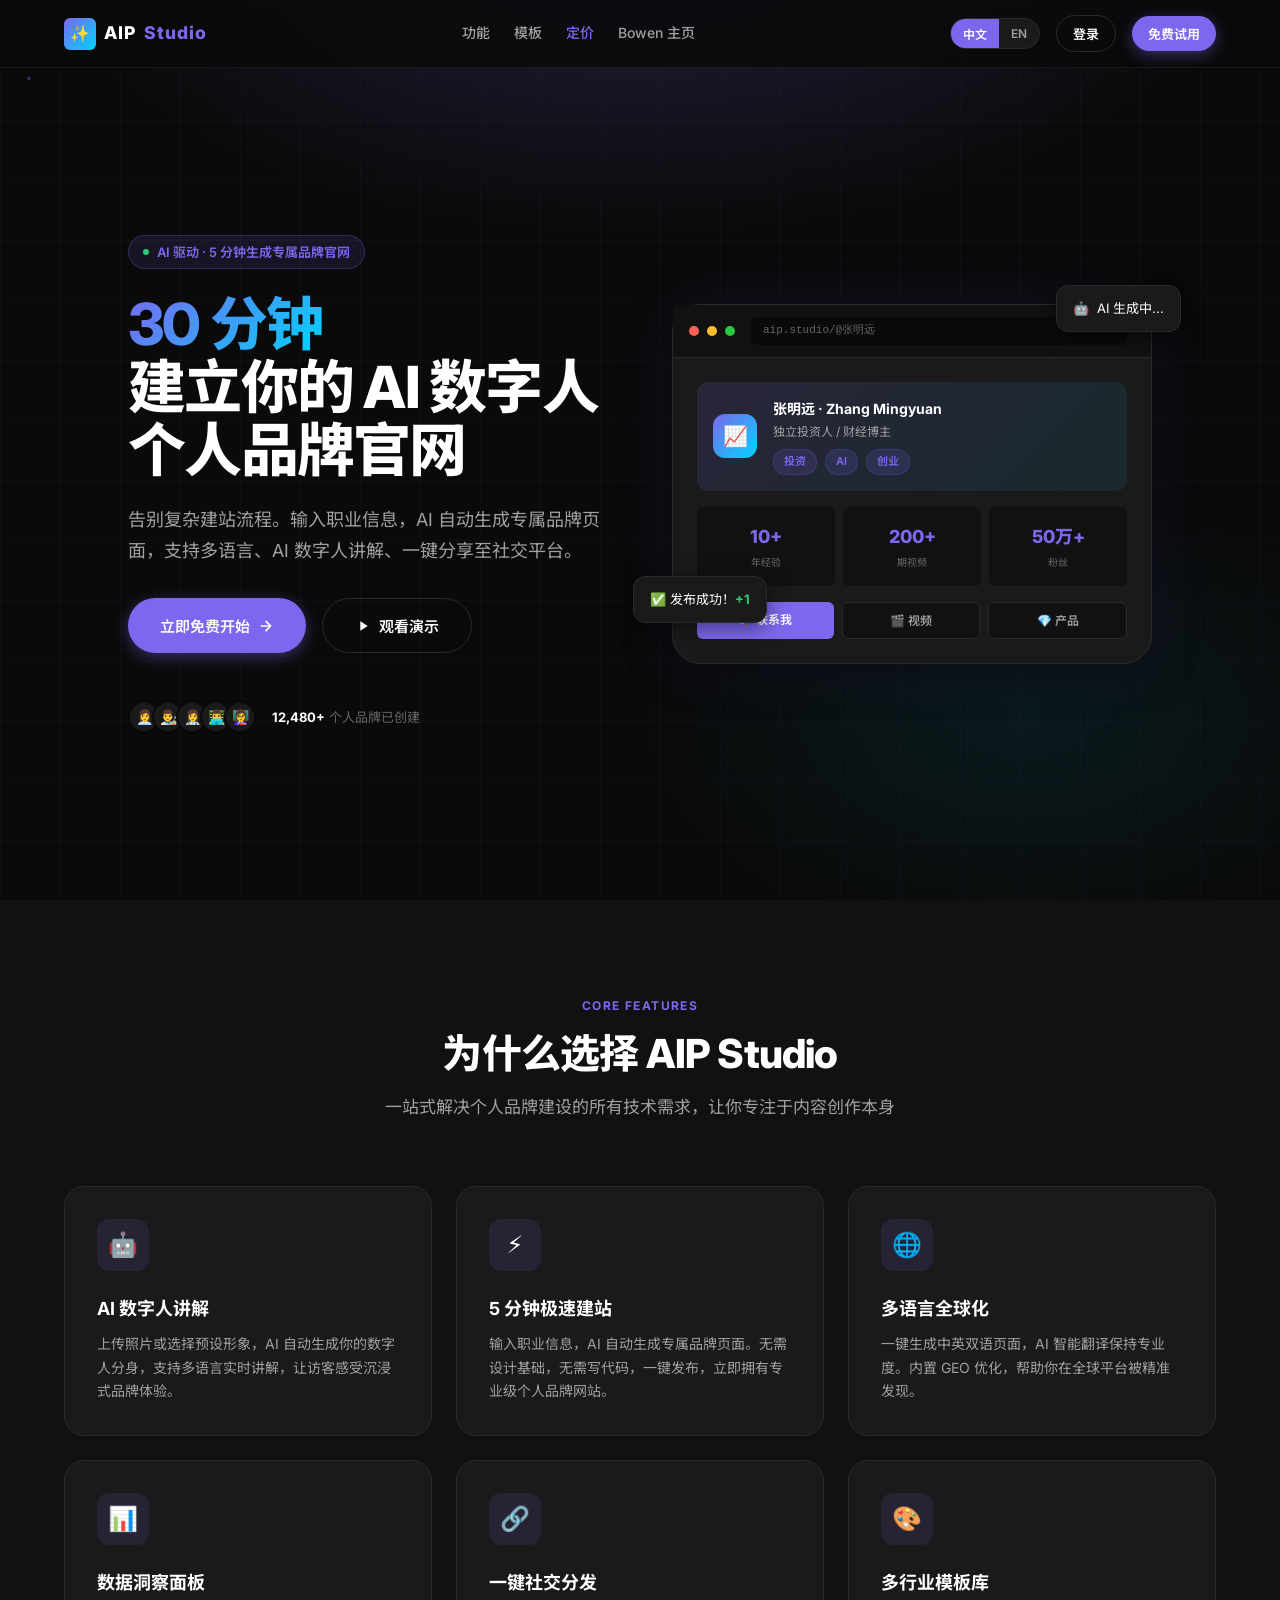
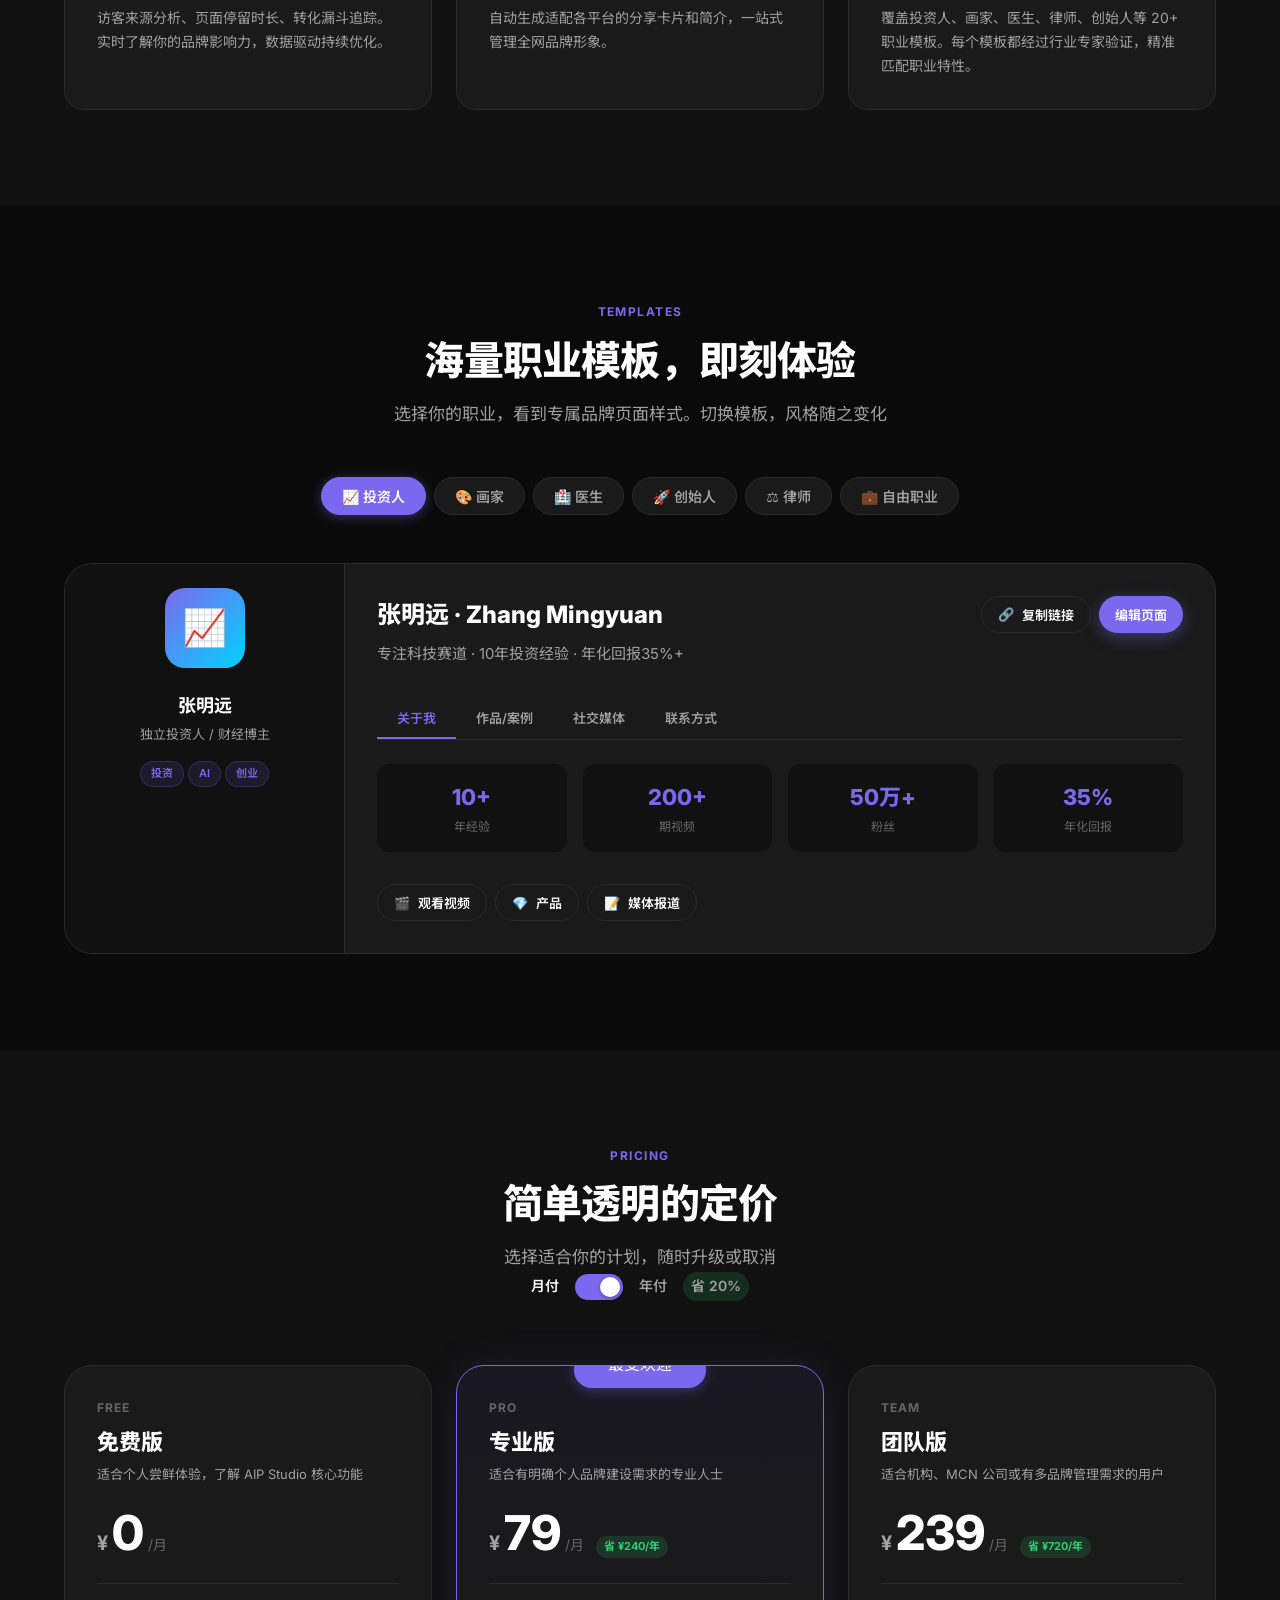
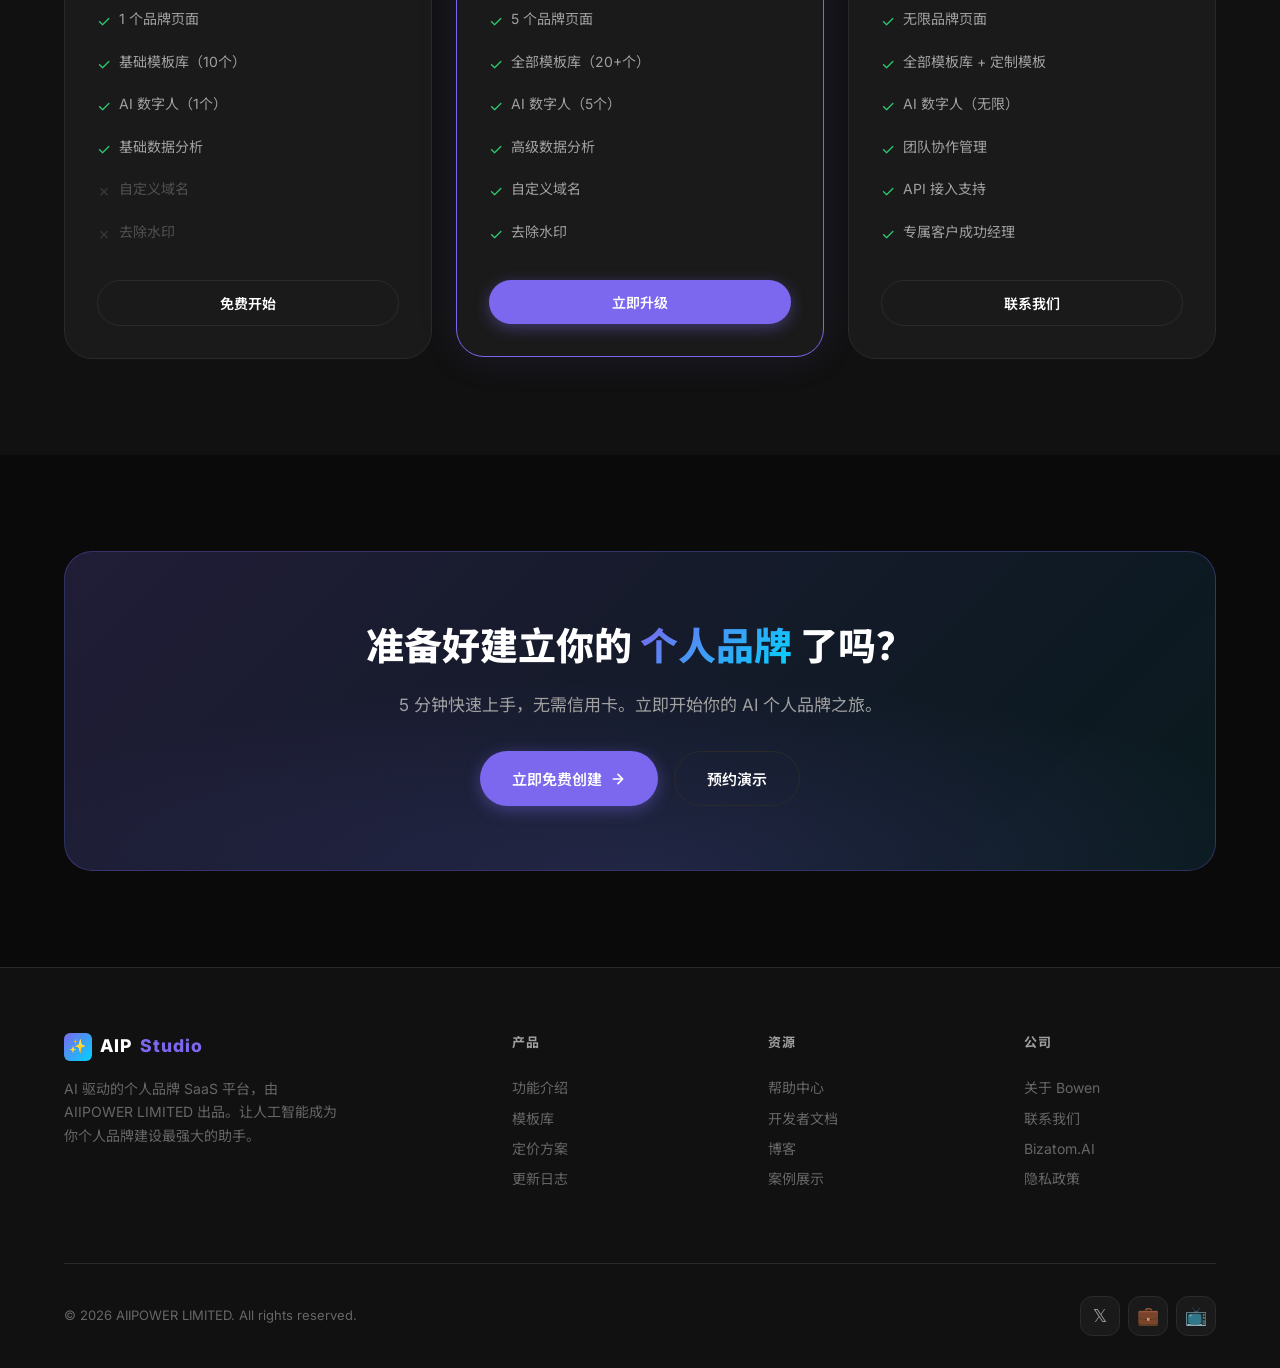
<file: index.html>
<!DOCTYPE html>
<html lang="zh-CN">
<head>
<meta charset="UTF-8">
<meta name="viewport" content="width=device-width, initial-scale=1.0">
<title>AIP Studio — AI驱动的个人IP SaaS平台</title>
<link rel="preconnect" href="https://fonts.googleapis.com">
<link href="https://fonts.googleapis.com/css2?family=Inter:wght@400;500;600;700;800&family=Noto+Sans+SC:wght@400;500;700&display=swap" rel="stylesheet">
<style>
:root {
  --primary:#7B68EE; --primary-dark:#6B58DD; --primary-glow:rgba(123,104,238,.4);
  --accent-gold:#C9A84C; --accent-cyan:#00D4FF;
  --bg-primary:#0A0A0A; --bg-secondary:#111111; --bg-card:#1A1A1A;
  --bg-card-hover:#222222; --bg-card-border:#2A2A2A;
  --text-primary:#FFFFFF; --text-secondary:#A0A0A0; --text-muted:#666666;
  --success:#2ECC71;
  --radius-sm:6px; --radius-md:12px; --radius-lg:20px; --radius-xl:28px; --radius-full:9999px;
  --shadow-sm:0 2px 8px rgba(0,0,0,.4); --shadow-md:0 4px 20px rgba(0,0,0,.5); --shadow-lg:0 8px 40px rgba(0,0,0,.6);
  --font-body:'Inter','Noto Sans SC',system-ui,sans-serif;
  --sp-xs:4px; --sp-sm:8px; --sp-md:16px; --sp-lg:24px; --sp-xl:32px; --sp-2xl:48px; --sp-3xl:64px; --sp-4xl:96px;
}
* {margin:0;padding:0;box-sizing:border-box}
html{scroll-behavior:smooth}
body{font-family:var(--font-body);background:var(--bg-primary);color:var(--text-primary);line-height:1.6;overflow-x:hidden;-webkit-font-smoothing:antialiased}
a{color:inherit;text-decoration:none}
button{cursor:pointer;font-family:inherit;border:none;outline:none}
.container{max-width:1200px;margin:0 auto;padding:0 var(--sp-lg)}
.text-gradient{background:linear-gradient(135deg,var(--primary),var(--accent-cyan));-webkit-background-clip:text;-webkit-text-fill-color:transparent;background-clip:text}
.navbar{position:fixed;top:0;left:0;right:0;z-index:100;height:68px;background:rgba(10,10,10,.85);backdrop-filter:blur(12px);border-bottom:1px solid rgba(255,255,255,.06);transition:background .3s,border-color .3s}
.navbar.scrolled{background:rgba(10,10,10,.97);border-bottom-color:rgba(255,255,255,.1)}
.nav-inner{max-width:1200px;margin:0 auto;padding:0 var(--sp-lg);height:100%;display:flex;align-items:center;justify-content:space-between;gap:var(--sp-xl)}
.nav-logo{font-size:1.1rem;font-weight:800;letter-spacing:1px;display:flex;align-items:center;gap:var(--sp-sm);flex-shrink:0}
.nav-logo .logo-icon{width:32px;height:32px;background:linear-gradient(135deg,var(--primary),var(--accent-cyan));border-radius:var(--radius-sm);display:flex;align-items:center;justify-content:center;font-size:16px}
.nav-logo span{color:var(--primary)}
.nav-links{display:flex;align-items:center;gap:var(--sp-lg);flex-wrap:nowrap}
.nav-links a{font-size:14px;font-weight:500;color:var(--text-secondary);transition:color .2s;white-space:nowrap}
.nav-links a:hover{color:var(--text-primary)}
.nav-links a.active{color:var(--primary)}
.nav-right{display:flex;align-items:center;gap:var(--sp-md);flex-shrink:0}
.lang-switch{display:flex;border:1px solid var(--bg-card-border);border-radius:var(--radius-full);overflow:hidden;background:var(--bg-card)}
.lang-switch button{padding:6px 12px;font-size:12px;font-weight:600;background:transparent;color:var(--text-secondary);transition:all .2s;border:none;cursor:pointer}
.lang-switch button.active{background:var(--primary);color:#fff}
.mobile-toggle{display:none;background:transparent;color:var(--text-primary);font-size:24px;padding:8px}
.mobile-menu{position:fixed;top:68px;left:0;right:0;background:rgba(10,10,10,.98);backdrop-filter:blur(12px);border-bottom:1px solid var(--bg-card-border);padding:var(--sp-lg);display:flex;flex-direction:column;gap:var(--sp-sm);z-index:99;transform:translateY(-100%);opacity:0;pointer-events:none;transition:all .3s}
.mobile-menu.open{transform:translateY(0);opacity:1;pointer-events:auto}
.mobile-menu a{padding:var(--sp-md);border-radius:var(--radius-md);font-size:15px;font-weight:600;color:var(--text-secondary);transition:all .2s}
.mobile-menu a:hover{background:var(--bg-card);color:var(--text-primary)}
.btn{display:inline-flex;align-items:center;justify-content:center;gap:var(--sp-sm);padding:12px 24px;border-radius:var(--radius-full);font-size:14px;font-weight:600;transition:all .25s cubic-bezier(.4,0,.2,1);white-space:nowrap;border:none;cursor:pointer;font-family:inherit}
.btn:focus-visible{outline:2px solid var(--accent-cyan);outline-offset:3px}
.btn-primary{background:var(--primary);color:#fff;box-shadow:0 4px 16px var(--primary-glow)}
.btn-primary:hover{background:var(--primary-dark);transform:translateY(-2px);box-shadow:0 8px 24px var(--primary-glow)}
.btn-primary:active{transform:translateY(0)}
.btn-secondary{background:transparent;color:var(--text-primary);border:1.5px solid var(--bg-card-border)}
.btn-secondary:hover{border-color:var(--primary);color:var(--primary);background:rgba(123,104,238,.08)}
.btn-lg{padding:16px 32px;font-size:15px}
.btn-sm{padding:8px 16px;font-size:13px}
.btn-icon{width:40px;height:40px;padding:0;border-radius:var(--radius-md);background:var(--bg-card);border:1px solid var(--bg-card-border);color:var(--text-secondary);display:flex;align-items:center;justify-content:center;font-size:18px;transition:all .2s;flex-shrink:0}
.btn-icon:hover{background:var(--bg-card-hover);color:var(--text-primary);border-color:var(--primary)}
.section{padding:var(--sp-4xl) 0}
.section-label{font-size:12px;font-weight:700;letter-spacing:.12em;text-transform:uppercase;color:var(--primary);margin-bottom:var(--sp-md)}
.section-title{font-size:clamp(28px,4vw,40px);font-weight:800;line-height:1.15;letter-spacing:-.02em;margin-bottom:var(--sp-md)}
.section-desc{font-size:17px;color:var(--text-secondary);max-width:540px;line-height:1.7}
.hero{min-height:100vh;display:flex;align-items:center;position:relative;overflow:hidden;padding-top:68px}
.hero-bg{position:absolute;inset:0;background:radial-gradient(ellipse 80% 60% at 50% -10%,rgba(123,104,238,.25) 0%,transparent 60%),radial-gradient(ellipse 60% 50% at 80% 80%,rgba(0,212,255,.08) 0%,transparent 50%);pointer-events:none}
.hero-grid{position:absolute;inset:0;background-image:linear-gradient(rgba(123,104,238,.04) 1px,transparent 1px),linear-gradient(90deg,rgba(123,104,238,.04) 1px,transparent 1px);background-size:60px 60px;pointer-events:none}
.hero-particles{position:absolute;inset:0;pointer-events:none}
.hero-inner{position:relative;max-width:1200px;margin:0 auto;padding:var(--sp-3xl) var(--sp-lg);display:grid;grid-template-columns:1fr 1fr;gap:var(--sp-3xl);align-items:center}
.hero-content{max-width:560px}
.hero-badge{display:inline-flex;align-items:center;gap:var(--sp-sm);padding:6px 14px;border-radius:var(--radius-full);background:rgba(123,104,238,.12);border:1px solid rgba(123,104,238,.25);font-size:13px;font-weight:600;color:var(--primary);margin-bottom:var(--sp-lg)}
.hero-badge .dot{width:6px;height:6px;border-radius:50%;background:var(--success);animation:pulse-dot 2s ease-in-out infinite;flex-shrink:0}
@keyframes pulse-dot{0%,100%{opacity:1;transform:scale(1)}50%{opacity:.5;transform:scale(.8)}}
.hero h1{font-size:clamp(36px,5.5vw,58px);font-weight:800;line-height:1.08;letter-spacing:-.03em;margin-bottom:var(--sp-lg)}
.hero-subtitle{font-size:18px;color:var(--text-secondary);line-height:1.7;margin-bottom:var(--sp-xl);max-width:480px}
.hero-cta{display:flex;gap:var(--sp-md);flex-wrap:wrap;margin-bottom:var(--sp-2xl)}
.hero-social-proof{display:flex;align-items:center;gap:var(--sp-md);font-size:13px;color:var(--text-muted);flex-wrap:wrap}
.hero-avatars{display:flex}
.hero-avatars span{width:32px;height:32px;border-radius:50%;border:2px solid var(--bg-primary);margin-left:-8px;display:flex;align-items:center;justify-content:center;font-size:14px;background:var(--bg-card);flex-shrink:0}
.hero-avatars span:first-child{margin-left:0}
.hero-visual{position:relative;display:flex;align-items:center;justify-content:center}
.hero-mockup{position:relative;width:100%;max-width:500px;background:var(--bg-card);border:1px solid var(--bg-card-border);border-radius:var(--radius-xl);box-shadow:var(--shadow-lg),0 0 60px rgba(123,104,238,.15)}
.mockup-toolbar{padding:12px 16px;background:var(--bg-secondary);border-bottom:1px solid var(--bg-card-border);display:flex;align-items:center;gap:var(--sp-sm)}
.mockup-dot{width:10px;height:10px;border-radius:50%;flex-shrink:0}.mockup-dot.r{background:#FF5F57}.mockup-dot.y{background:#FEBC2E}.mockup-dot.g{background:#28C840}
.mockup-url{flex:1;margin:0 8px;background:var(--bg-primary);border-radius:var(--radius-sm);padding:5px 12px;font-size:11px;color:var(--text-muted);font-family:monospace;overflow:hidden;text-overflow:ellipsis;white-space:nowrap}
.mockup-content{padding:var(--sp-lg);overflow:hidden}
.mockup-hero-bar{background:linear-gradient(135deg,rgba(123,104,238,.15),rgba(0,212,255,.08));border-radius:var(--radius-md);padding:var(--sp-md);margin-bottom:var(--sp-md);display:flex;align-items:center;gap:var(--sp-md)}
.mockup-avatar-sm{width:44px;height:44px;border-radius:var(--radius-md);background:linear-gradient(135deg,var(--primary),var(--accent-cyan));display:flex;align-items:center;justify-content:center;font-size:20px;flex-shrink:0}
.mockup-hero-info h4{font-size:14px;font-weight:700;margin-bottom:2px;overflow:hidden;text-overflow:ellipsis;white-space:nowrap}
.mockup-hero-info p{font-size:12px;color:var(--text-secondary);overflow:hidden;text-overflow:ellipsis;white-space:nowrap}
.mockup-hero-tags{display:flex;gap:var(--sp-sm);flex-wrap:wrap;margin-top:var(--sp-sm)}
.tag{padding:3px 10px;border-radius:var(--radius-full);font-size:11px;font-weight:600;background:rgba(123,104,238,.15);color:var(--primary);border:1px solid rgba(123,104,238,.2);white-space:nowrap}
.mockup-stats{display:grid;grid-template-columns:repeat(3,1fr);gap:var(--sp-sm);margin-bottom:var(--sp-md)}
.mockup-stat{background:var(--bg-secondary);border-radius:var(--radius-sm);padding:var(--sp-md);text-align:center}
.mockup-stat .num{font-size:18px;font-weight:800;color:var(--primary)}
.mockup-stat .lbl{font-size:10px;color:var(--text-muted);margin-top:2px}
.mockup-actions{display:flex;gap:var(--sp-sm)}
.mockup-btn{flex:1;padding:8px;border-radius:var(--radius-sm);font-size:12px;font-weight:600;text-align:center;min-width:0;overflow:hidden;text-overflow:ellipsis;white-space:nowrap}
.mockup-btn.p{background:var(--primary);color:#fff}.mockup-btn.s{background:var(--bg-secondary);color:var(--text-secondary);border:1px solid var(--bg-card-border)}
.mockup-float{position:absolute;background:var(--bg-card);border:1px solid var(--bg-card-border);border-radius:var(--radius-md);padding:12px 16px;box-shadow:var(--shadow-md);font-size:13px;animation:float 3s ease-in-out infinite;white-space:nowrap}
.mockup-float.f1{top:-20px;right:-30px;display:flex;align-items:center;gap:var(--sp-sm)}
.mockup-float.f2{bottom:40px;left:-40px;animation-delay:-1.5s}
.mockup-float.f2 strong{color:var(--success)}
@keyframes float{0%,100%{transform:translateY(0)}50%{transform:translateY(-8px)}}
.features{background:var(--bg-secondary)}
.features-header{text-align:center;margin-bottom:var(--sp-3xl)}
.features-header .section-desc{margin:0 auto}
.features-grid{display:grid;grid-template-columns:repeat(3,1fr);gap:var(--sp-lg)}
.feature-card{background:var(--bg-card);border:1px solid var(--bg-card-border);border-radius:var(--radius-lg);padding:var(--sp-xl);transition:all .3s;position:relative;overflow:hidden}
.feature-card::before{content:'';position:absolute;left:0;top:0;bottom:0;width:3px;background:var(--primary);transform:scaleY(0);transition:transform .3s}
.feature-card:hover{background:var(--bg-card-hover);border-color:rgba(123,104,238,.3);transform:translateY(-4px);box-shadow:var(--shadow-md),0 0 30px rgba(123,104,238,.08)}
.feature-card:hover::before{transform:scaleY(1)}
.feature-icon{width:52px;height:52px;border-radius:var(--radius-md);background:rgba(123,104,238,.12);display:flex;align-items:center;justify-content:center;font-size:24px;margin-bottom:var(--sp-lg);transition:background .3s;flex-shrink:0}
.feature-card:hover .feature-icon{background:rgba(123,104,238,.2)}
.feature-card h3{font-size:18px;font-weight:700;margin-bottom:var(--sp-sm)}
.feature-card p{font-size:14px;color:var(--text-secondary);line-height:1.7}
.templates-header{text-align:center;margin-bottom:var(--sp-2xl)}
.templates-header .section-desc{margin:0 auto}
.template-switcher{display:flex;align-items:center;justify-content:center;gap:var(--sp-sm);margin-bottom:var(--sp-2xl);flex-wrap:wrap}
.tpl-btn{padding:8px 20px;border-radius:var(--radius-full);font-size:14px;font-weight:600;background:var(--bg-card);border:1px solid var(--bg-card-border);color:var(--text-secondary);transition:all .2s;cursor:pointer;white-space:nowrap}
.tpl-btn:hover{border-color:var(--primary);color:var(--primary)}
.tpl-btn.active{background:var(--primary);border-color:var(--primary);color:#fff;box-shadow:0 2px 12px var(--primary-glow)}
.template-preview{background:var(--bg-card);border:1px solid var(--bg-card-border);border-radius:var(--radius-xl);overflow:hidden;display:grid;grid-template-columns:280px 1fr}
.tpl-sidebar{background:var(--bg-secondary);border-right:1px solid var(--bg-card-border);padding:var(--sp-lg);display:flex;flex-direction:column;align-items:center;overflow:hidden}
.tpl-sidebar-avatar{width:80px;height:80px;border-radius:var(--radius-lg);background:linear-gradient(135deg,var(--primary),var(--accent-cyan));display:flex;align-items:center;justify-content:center;font-size:36px;margin:0 auto var(--sp-lg);flex-shrink:0;transition:opacity .2s}
.tpl-sidebar-info{text-align:center;width:100%;overflow:hidden}
.tpl-sidebar-info h3{font-size:18px;font-weight:700;margin-bottom:4px;overflow:hidden;text-overflow:ellipsis;white-space:nowrap}
.tpl-sidebar-info p{font-size:13px;color:var(--text-secondary);margin-bottom:var(--sp-md);overflow:hidden;text-overflow:ellipsis;white-space:nowrap}
.tpl-tags{display:flex;flex-wrap:wrap;gap:var(--sp-xs);justify-content:center}
.tpl-tag{padding:3px 10px;border-radius:var(--radius-full);font-size:11px;font-weight:600;background:rgba(123,104,238,.12);color:var(--primary);border:1px solid rgba(123,104,238,.2);white-space:nowrap}
.tpl-main{padding:var(--sp-xl);overflow:hidden}
.tpl-main-header{display:flex;align-items:flex-start;justify-content:space-between;margin-bottom:var(--sp-xl);gap:var(--sp-md);flex-wrap:wrap}
.tpl-main-header>div:first-child{min-width:0;overflow:hidden}
.tpl-main-header h2{font-size:24px;font-weight:800;margin-bottom:var(--sp-sm);overflow:hidden;text-overflow:ellipsis;white-space:nowrap}
.tpl-main-header p{color:var(--text-secondary);font-size:15px;overflow:hidden;text-overflow:ellipsis;white-space:nowrap}
.tpl-main-header>div:last-child{flex-shrink:0;display:flex;gap:8px}
.tpl-tabs{display:flex;border-bottom:1px solid var(--bg-card-border);margin-bottom:var(--sp-lg);overflow-x:auto;scrollbar-width:none}
.tpl-tabs::-webkit-scrollbar{display:none}
.tpl-tab{padding:10px 20px;font-size:13px;font-weight:600;color:var(--text-secondary);border-bottom:2px solid transparent;cursor:pointer;transition:all .2s;background:transparent;border-left:none;border-right:none;border-top:none;font-family:inherit;white-space:nowrap;flex-shrink:0}
.tpl-tab:hover{color:var(--text-primary)}
.tpl-tab.active{color:var(--primary);border-bottom-color:var(--primary)}
.tpl-tab-content{display:none}
.tpl-tab-content.active{display:block}
.tpl-stats-row{display:grid;grid-template-columns:repeat(4,1fr);gap:var(--sp-md);margin-bottom:var(--sp-xl);min-width:0}
.tpl-stat-item{background:var(--bg-secondary);border-radius:var(--radius-md);padding:var(--sp-md);min-width:0;text-align:center}
.tpl-stat-item .num{font-size:22px;font-weight:800;color:var(--primary);overflow:hidden;text-overflow:ellipsis;white-space:nowrap}
.tpl-stat-item .lbl{font-size:12px;color:var(--text-muted);margin-top:2px}
.tpl-actions-row{display:flex;gap:var(--sp-sm);flex-wrap:wrap}
.pricing{background:var(--bg-secondary)}
.pricing-header{text-align:center;margin-bottom:var(--sp-3xl)}
.pricing-header .section-desc{margin:0 auto}
.pricing-toggle{display:flex;align-items:center;justify-content:center;gap:var(--sp-md);margin-bottom:var(--sp-2xl);flex-wrap:wrap}
.pricing-toggle span{font-size:14px;font-weight:600;color:var(--text-secondary);transition:color .2s}
.pricing-toggle span.active{color:var(--text-primary)}
.toggle-switch{width:48px;height:26px;border-radius:13px;background:var(--bg-card-border);position:relative;cursor:pointer;transition:background .3s;border:none;flex-shrink:0}
.toggle-switch.on{background:var(--primary)}
.toggle-knob{width:20px;height:20px;border-radius:50%;background:#fff;position:absolute;top:3px;left:3px;transition:transform .3s cubic-bezier(.4,0,.2,1);box-shadow:0 1px 4px rgba(0,0,0,.3)}
.toggle-switch.on .toggle-knob{transform:translateX(22px)}
.pricing-badge{font-size:11px;font-weight:700;background:rgba(46,204,113,.15);color:var(--success);padding:3px 8px;border-radius:var(--radius-full);vertical-align:middle;white-space:nowrap}
.pricing-grid{display:grid;grid-template-columns:repeat(3,1fr);gap:var(--sp-lg);align-items:start}
.price-card{background:var(--bg-card);border:1px solid var(--bg-card-border);border-radius:var(--radius-xl);padding:var(--sp-xl);position:relative;transition:all .3s;overflow:hidden}
.price-card:hover{transform:translateY(-4px);box-shadow:var(--shadow-md)}
.price-card.popular{border-color:var(--primary);background:linear-gradient(180deg,rgba(123,104,238,.08) 0%,var(--bg-card) 40%);box-shadow:0 0 40px rgba(123,104,238,.12)}
.price-card.popular::before{content:'';position:absolute;top:-14px;left:50%;transform:translateX(-50%);width:100px;height:28px;background:var(--primary);color:#fff;font-size:12px;font-weight:700;padding:4px 16px;border-radius:var(--radius-full);white-space:nowrap;box-shadow:0 2px 12px var(--primary-glow);display:flex;align-items:center;justify-content:center;z-index:1}
.popular-badge-text{position:absolute;top:-14px;left:50%;transform:translateX(-50%);white-space:nowrap;z-index:1}
.price-tier{font-size:12px;font-weight:700;text-transform:uppercase;letter-spacing:.08em;color:var(--text-muted);margin-bottom:var(--sp-sm)}
.price-name{font-size:22px;font-weight:800;margin-bottom:var(--sp-xs)}
.price-desc{font-size:13px;color:var(--text-secondary);margin-bottom:var(--sp-lg);line-height:1.6}
.price-amount{display:flex;align-items:baseline;gap:4px;margin-bottom:var(--sp-lg);flex-wrap:wrap}
.price-currency{font-size:20px;font-weight:700;color:var(--text-secondary)}
.price-value{font-size:48px;font-weight:800;line-height:1;transition:all .3s}
.price-period{font-size:14px;color:var(--text-muted)}
.annual-badge{display:none;font-size:11px;background:rgba(46,204,113,.15);color:var(--success);padding:2px 8px;border-radius:var(--radius-full);font-weight:700;margin-left:var(--sp-sm);white-space:nowrap}
.annual-badge.show{display:inline}
.price-divider{height:1px;background:var(--bg-card-border);margin:var(--sp-lg) 0}
.price-features{display:flex;flex-direction:column;gap:var(--sp-md);margin-bottom:var(--sp-xl)}
.price-feature{display:flex;align-items:flex-start;gap:var(--sp-sm);font-size:14px;color:var(--text-secondary)}
.price-feature .check{color:var(--success);font-size:16px;flex-shrink:0;margin-top:1px}
.price-feature.disabled{opacity:.4}
.price-feature.disabled .check{color:var(--text-muted)}
.price-card .btn{width:100%}
.cta-section{padding:var(--sp-4xl) 0}
.cta-box{background:linear-gradient(135deg,rgba(123,104,238,.2),rgba(0,212,255,.08));border:1px solid rgba(123,104,238,.3);border-radius:var(--radius-xl);padding:var(--sp-3xl) var(--sp-xl);text-align:center;position:relative;overflow:hidden}
.cta-box::before{content:'';position:absolute;inset:0;background:radial-gradient(ellipse 60% 60% at 50% 100%,rgba(123,104,238,.15),transparent);pointer-events:none}
.cta-box h2{font-size:clamp(26px,4vw,38px);font-weight:800;margin-bottom:var(--sp-md);position:relative}
.cta-box p{font-size:17px;color:var(--text-secondary);margin-bottom:var(--sp-xl);position:relative}
.cta-row{display:flex;gap:var(--sp-md);justify-content:center;flex-wrap:wrap;position:relative}
.footer{border-top:1px solid var(--bg-card-border);padding:var(--sp-3xl) 0 var(--sp-xl);background:var(--bg-secondary)}
.footer-inner{display:grid;grid-template-columns:2fr 1fr 1fr 1fr;gap:var(--sp-3xl);margin-bottom:var(--sp-3xl)}
.footer-logo{font-size:1.1rem;font-weight:800;letter-spacing:1px;margin-bottom:var(--sp-md);display:flex;align-items:center;gap:var(--sp-sm)}
.footer-logo .logo-icon{width:28px;height:28px;background:linear-gradient(135deg,var(--primary),var(--accent-cyan));border-radius:6px;display:flex;align-items:center;justify-content:center;font-size:14px;flex-shrink:0}
.footer-logo span{color:var(--primary)}
.footer-brand p{font-size:14px;color:var(--text-muted);line-height:1.7;max-width:280px}
.footer-col h4{font-size:13px;font-weight:700;text-transform:uppercase;letter-spacing:.08em;color:var(--text-secondary);margin-bottom:var(--sp-lg)}
.footer-col a{display:block;font-size:14px;color:var(--text-muted);margin-bottom:var(--sp-sm);transition:color .2s}
.footer-col a:hover{color:var(--text-primary)}
.footer-bottom{border-top:1px solid var(--bg-card-border);padding-top:var(--sp-xl);display:flex;align-items:center;justify-content:space-between;font-size:13px;color:var(--text-muted);flex-wrap:wrap;gap:var(--sp-md)}
.footer-social{display:flex;gap:var(--sp-sm)}
.modal-overlay{position:fixed;inset:0;background:rgba(0,0,0,.7);backdrop-filter:blur(4px);z-index:200;display:none;align-items:center;justify-content:center;padding:var(--sp-lg)}
.modal-overlay.show{display:flex}
.modal{background:var(--bg-card);border:1px solid var(--bg-card-border);border-radius:var(--radius-xl);padding:var(--sp-2xl);max-width:480px;width:100%;position:relative;box-shadow:var(--shadow-lg);animation:modal-in .25s cubic-bezier(.4,0,.2,1);max-height:90vh;overflow-y:auto}
@keyframes modal-in{from{opacity:0;transform:scale(.95) translateY(10px)}to{opacity:1;transform:scale(1) translateY(0)}}
.modal-close{position:absolute;top:var(--sp-md);right:var(--sp-md);background:transparent;border:none;color:var(--text-muted);font-size:20px;cursor:pointer;width:32px;height:32px;display:flex;align-items:center;justify-content:center;border-radius:var(--radius-sm);transition:all .2s;font-family:inherit}
.modal-close:hover{background:var(--bg-card-hover);color:var(--text-primary)}
.modal h2{font-size:22px;font-weight:800;margin-bottom:var(--sp-xs)}
.modal p{font-size:14px;color:var(--text-secondary);margin-bottom:var(--sp-xl)}
.form-group{margin-bottom:var(--sp-md)}
.form-group label{display:block;font-size:13px;font-weight:600;margin-bottom:var(--sp-sm);color:var(--text-secondary)}
.form-input{width:100%;padding:12px 16px;background:var(--bg-secondary);border:1px solid var(--bg-card-border);border-radius:var(--radius-md);color:var(--text-primary);font-size:15px;font-family:inherit;transition:all .2s}
.form-input:focus{outline:none;border-color:var(--primary);box-shadow:0 0 0 3px rgba(123,104,238,.15)}
.form-input::placeholder{color:var(--text-muted)}
.form-divider{display:flex;align-items:center;gap:var(--sp-md);margin:var(--sp-lg) 0;font-size:13px;color:var(--text-muted)}
.form-divider::before,.form-divider::after{content:'';flex:1;height:1px;background:var(--bg-card-border)}
.social-login{display:flex;gap:var(--sp-md)}
.social-login-btn{flex:1;padding:12px;border-radius:var(--radius-md);background:var(--bg-secondary);border:1px solid var(--bg-card-border);color:var(--text-primary);font-size:14px;font-weight:600;display:flex;align-items:center;justify-content:center;gap:var(--sp-sm);cursor:pointer;transition:all .2s;font-family:inherit}
.social-login-btn:hover{background:var(--bg-card-hover);border-color:var(--primary)}
.modal .btn{width:100%;margin-top:var(--sp-sm)}
.form-error{font-size:12px;color:#E74C3C;margin-top:4px;display:none}
.form-error.show{display:block}
.toast{position:fixed;bottom:var(--sp-xl);right:var(--sp-xl);background:var(--bg-card);border:1px solid var(--bg-card-border);border-radius:var(--radius-lg);padding:var(--sp-md) var(--sp-lg);box-shadow:var(--shadow-lg);display:flex;align-items:center;gap:var(--sp-sm);font-size:14px;font-weight:600;z-index:300;transform:translateY(120px);opacity:0;transition:all .3s;max-width:320px}
.toast.show{transform:translateY(0);opacity:1}
.toast-icon{font-size:18px;flex-shrink:0}
.fade-up{opacity:0;transform:translateY(30px);transition:all .6s cubic-bezier(.4,0,.2,1)}
.fade-up.visible{opacity:1;transform:translateY(0)}
.btn.loading{pointer-events:none;opacity:.7;position:relative}
.btn.loading::after{content:'';width:14px;height:14px;border:2px solid rgba(255,255,255,.3);border-top-color:#fff;border-radius:50%;animation:spin .6s linear infinite;margin-left:var(--sp-sm);display:inline-block}
@keyframes spin{to{transform:rotate(360deg)}}
@media(max-width:1024px){
  .hero-inner{grid-template-columns:1fr;gap:var(--sp-2xl)}
  .hero-visual{order:-1;max-width:480px;margin:0 auto;width:100%}
  .hero-content{text-align:center;max-width:100%}
  .hero-subtitle{margin-left:auto;margin-right:auto}
  .hero-cta{justify-content:center}
  .hero-social-proof{justify-content:center}
  .template-preview{grid-template-columns:1fr}
  .tpl-sidebar{border-right:none;border-bottom:1px solid var(--bg-card-border)}
  .tpl-stats-row{grid-template-columns:repeat(2,1fr)}
}
@media(max-width:840px){
  .nav-links{display:none}
  .mobile-toggle{display:flex}
  .features-grid{grid-template-columns:1fr}
  .pricing-grid{grid-template-columns:1fr;max-width:400px;margin:0 auto}
  .footer-inner{grid-template-columns:1fr 1fr}
}
@media(max-width:540px){
  .hero-cta{flex-direction:column;align-items:stretch}
  .footer-inner{grid-template-columns:1fr}
  .footer-bottom{flex-direction:column;gap:var(--sp-md);text-align:center}
  .form-divider{display:none}
  .social-login{flex-direction:column}
  .tpl-main-header{flex-direction:column}
  .tpl-main-header>div:last-child{flex-direction:column;width:100%}
  .tpl-main-header>div:last-child .btn{width:100%}
  .pricing-toggle{flex-direction:column}
  .tpl-stats-row{grid-template-columns:repeat(2,1fr)}
  .tpl-tabs{flex-wrap:nowrap}
  .mockup-float.f1{right:0;top:-10px}
  .mockup-float.f2{left:0;bottom:20px}
}
</style>
</head>
<body>
<nav class="navbar" id="navbar">
  <div class="nav-inner">
    <a href="#" class="nav-logo"><div class="logo-icon">✨</div>AIP<span>Studio</span></a>
    <div class="nav-links">
      <a href="#features" id="nav-features" class="active">功能</a>
      <a href="#templates" id="nav-templates">模板</a>
      <a href="#pricing" id="nav-pricing">定价</a>
      <a href="https://www.bowentian.com" target="_blank" id="nav-bowen">Bowen 主页</a>
    </div>
    <div class="nav-right">
      <div class="lang-switch">
        <button class="active" data-lang="zh" id="langBtnZh">中文</button>
        <button data-lang="en" id="langBtnEn">EN</button>
      </div>
      <button class="btn btn-sm btn-secondary" id="loginBtn">登录</button>
      <button class="btn btn-sm btn-primary" id="signupBtn">免费试用</button>
      <button class="mobile-toggle" id="mobileToggle">☰</button>
    </div>
  </div>
</nav>
<div class="mobile-menu" id="mobileMenu">
  <a href="#features" id="mob-features">功能</a>
  <a href="#templates" id="mob-templates">模板</a>
  <a href="#pricing" id="mob-pricing">定价</a>
  <a href="https://www.bowentian.com" target="_blank">Bowen 主页</a>
</div>
<section class="hero" id="hero">
  <div class="hero-bg"></div>
  <div class="hero-grid"></div>
  <canvas class="hero-particles" id="particlesCanvas"></canvas>
  <div class="hero-inner">
    <div class="hero-content">
      <div class="hero-badge"><span class="dot"></span><span id="hero-badge-text">AI 驱动 · 5 分钟生成专属品牌官网</span></div>
      <h1><span class="text-gradient" id="hero-h1-1">30 分钟</span><br><span id="hero-h1-2">建立你的 AI 数字人</span><br><span id="hero-h1-3">个人品牌官网</span></h1>
      <p class="hero-subtitle" id="hero-subtitle">告别复杂建站流程。输入职业信息，AI 自动生成专属品牌页面，支持多语言、AI 数字人讲解、一键分享至社交平台。</p>
      <div class="hero-cta">
        <button class="btn btn-primary btn-lg" id="heroCtaBtn"><span id="cta-btn-text">立即免费开始</span> <svg width="16" height="16" viewBox="0 0 24 24" fill="none" stroke="currentColor" stroke-width="2.5" stroke-linecap="round" stroke-linejoin="round"><path d="M5 12h14M12 5l7 7-7 7"/></svg></button>
        <button class="btn btn-secondary btn-lg" id="demoBtn"><svg width="16" height="16" viewBox="0 0 24 24" fill="currentColor"><path d="M8 5v14l11-7z"/></svg> <span id="demo-btn-text">观看演示</span></button>
      </div>
      <div class="hero-social-proof">
        <div class="hero-avatars"><span>👩‍💼</span><span>👨‍🎨</span><span>👩‍⚕️</span><span>👨‍💻</span><span>👩‍🏫</span></div>
        <span><strong style="color:var(--text-primary)">12,480+</strong> <span id="hero-social-text">个人品牌已创建</span></span>
      </div>
    </div>
    <div class="hero-visual">
      <div class="hero-mockup">
        <div class="mockup-toolbar"><span class="mockup-dot r"></span><span class="mockup-dot y"></span><span class="mockup-dot g"></span><span class="mockup-url">aip.studio/@张明远</span></div>
        <div class="mockup-content">
          <div class="mockup-hero-bar">
            <div class="mockup-avatar-sm">📈</div>
            <div class="mockup-hero-info"><h4>张明远 · Zhang Mingyuan</h4><p>独立投资人 / 财经博主</p><div class="mockup-hero-tags"><span class="tag">投资</span><span class="tag">AI</span><span class="tag">创业</span></div></div>
          </div>
          <div class="mockup-stats">
            <div class="mockup-stat"><div class="num">10+</div><div class="lbl" id="mock-lbl1">年经验</div></div>
            <div class="mockup-stat"><div class="num">200+</div><div class="lbl" id="mock-lbl2">期视频</div></div>
            <div class="mockup-stat"><div class="num">50万+</div><div class="lbl" id="mock-lbl3">粉丝</div></div>
          </div>
          <div class="mockup-actions">
            <div class="mockup-btn p" id="mock-btn1">📬 联系我</div>
            <div class="mockup-btn s" id="mock-btn2">🎬 视频</div>
            <div class="mockup-btn s" id="mock-btn3">💎 产品</div>
          </div>
        </div>
        <div class="mockup-float f1"><span>🤖</span><span id="float1">AI 生成中...</span></div>
        <div class="mockup-float f2"><span>✅ 发布成功！</span><strong>+1</strong></div>
      </div>
    </div>
  </div>
</section>
<section class="section features" id="features">
  <div class="container">
    <div class="features-header fade-up">
      <p class="section-label">Core Features</p>
      <h2 class="section-title" id="feat-title">为什么选择 AIP Studio</h2>
      <p class="section-desc" id="feat-desc">一站式解决个人品牌建设的所有技术需求，让你专注于内容创作本身</p>
    </div>
    <div class="features-grid">
      <div class="feature-card fade-up">
        <div class="feature-icon">🤖</div>
        <h3 id="f1-title">AI 数字人讲解</h3>
        <p id="f1-desc">上传照片或选择预设形象，AI 自动生成你的数字人分身，支持多语言实时讲解，让访客感受沉浸式品牌体验。</p>
      </div>
      <div class="feature-card fade-up">
        <div class="feature-icon">⚡</div>
        <h3 id="f2-title">5 分钟极速建站</h3>
        <p id="f2-desc">输入职业信息，AI 自动生成专属品牌页面。无需设计基础，无需写代码，一键发布，立即拥有专业级个人品牌网站。</p>
      </div>
      <div class="feature-card fade-up">
        <div class="feature-icon">🌐</div>
        <h3 id="f3-title">多语言全球化</h3>
        <p id="f3-desc">一键生成中英双语页面，AI 智能翻译保持专业度。内置 GEO 优化，帮助你在全球平台被精准发现。</p>
      </div>
      <div class="feature-card fade-up">
        <div class="feature-icon">📊</div>
        <h3 id="f4-title">数据洞察面板</h3>
        <p id="f4-desc">访客来源分析、页面停留时长、转化漏斗追踪。实时了解你的品牌影响力，数据驱动持续优化。</p>
      </div>
      <div class="feature-card fade-up">
        <div class="feature-icon">🔗</div>
        <h3 id="f5-title">一键社交分发</h3>
        <p id="f5-desc">自动生成适配各平台的分享卡片和简介，一站式管理全网品牌形象。</p>
      </div>
      <div class="feature-card fade-up">
        <div class="feature-icon">🎨</div>
        <h3 id="f6-title">多行业模板库</h3>
        <p id="f6-desc">覆盖投资人、画家、医生、律师、创始人等 20+ 职业模板。每个模板都经过行业专家验证，精准匹配职业特性。</p>
      </div>
    </div>
  </div>
</section>
<section class="section templates" id="templates">
  <div class="container">
    <div class="templates-header fade-up">
      <p class="section-label">Templates</p>
      <h2 class="section-title" id="tpl-sec-title">海量职业模板，即刻体验</h2>
      <p class="section-desc" id="tpl-sec-desc">选择你的职业，看到专属品牌页面样式。切换模板，风格随之变化</p>
    </div>
    <div class="template-switcher fade-up" id="templateSwitcher">
      <button class="tpl-btn active" data-tpl="investor">📈 <span id="tpl-investor">投资人</span></button>
      <button class="tpl-btn" data-tpl="painter">🎨 <span id="tpl-painter">画家</span></button>
      <button class="tpl-btn" data-tpl="doctor">🏥 <span id="tpl-doctor">医生</span></button>
      <button class="tpl-btn" data-tpl="founder">🚀 <span id="tpl-founder">创始人</span></button>
      <button class="tpl-btn" data-tpl="lawyer">⚖️ <span id="tpl-lawyer">律师</span></button>
      <button class="tpl-btn" data-tpl="freelancer">💼 <span id="tpl-freelancer">自由职业</span></button>
    </div>
    <div class="template-preview fade-up" id="templatePreview">
      <div class="tpl-sidebar">
        <div class="tpl-sidebar-avatar" id="tplAvatar">📈</div>
        <div class="tpl-sidebar-info">
          <h3 id="tplName">张明远</h3>
          <p id="tplTitle">独立投资人 / 财经博主</p>
          <div class="tpl-tags" id="tplTags"><span class="tpl-tag">投资</span><span class="tpl-tag">AI</span><span class="tpl-tag">创业</span></div>
        </div>
      </div>
      <div class="tpl-main">
        <div class="tpl-main-header">
          <div>
            <h2 id="tplHeroName">张明远 · Zhang Mingyuan</h2>
            <p id="tplHeroTitle">专注科技赛道 · 10年投资经验 · 年化回报35%+</p>
          </div>
          <div>
            <button class="btn btn-sm btn-secondary" id="tpl-copy">🔗 <span id="tpl-copy-text">复制链接</span></button>
            <button class="btn btn-sm btn-primary" id="tpl-edit">编辑页面</button>
          </div>
        </div>
        <div class="tpl-tabs">
          <button class="tpl-tab active" data-tab="about" id="tab-about-btn">关于我</button>
          <button class="tpl-tab" data-tab="portfolio" id="tab-portfolio-btn">作品/案例</button>
          <button class="tpl-tab" data-tab="social" id="tab-social-btn">社交媒体</button>
          <button class="tpl-tab" data-tab="contact" id="tab-contact-btn">联系方式</button>
        </div>
        <div class="tpl-tab-content active" id="tab-about">
          <div class="tpl-stats-row">
            <div class="tpl-stat-item"><div class="num">10+</div><div class="lbl" id="ts1">年经验</div></div>
            <div class="tpl-stat-item"><div class="num">200+</div><div class="lbl" id="ts2">期视频</div></div>
            <div class="tpl-stat-item"><div class="num">50万+</div><div class="lbl" id="ts3">粉丝</div></div>
            <div class="tpl-stat-item"><div class="num">35%</div><div class="lbl" id="ts4">年化回报</div></div>
          </div>
          <div class="tpl-actions-row">
            <button class="btn btn-sm btn-secondary" id="ts-act1">🎬 <span id="ts-act1-t">观看视频</span></button>
            <button class="btn btn-sm btn-secondary" id="ts-act2">💎 <span id="ts-act2-t">产品</span></button>
            <button class="btn btn-sm btn-secondary" id="ts-act3">📝 <span id="ts-act3-t">媒体报道</span></button>
          </div>
        </div>
        <div class="tpl-tab-content" id="tab-portfolio">
          <div style="color:var(--text-secondary);font-size:15px;line-height:1.7;overflow:hidden;">
            <p>前高盛分析师，现为独立投资人。专注于 AI、新能源、生物科技等前沿领域的早期投资与研究。</p>
            <p style="margin-top:12px;">代表投资案例：XXX 科技（Pre-A 轮）、YYY 新能源（A 轮）、ZZZ 生物（B 轮）</p>
          </div>
        </div>
        <div class="tpl-tab-content" id="tab-social">
          <div style="display:flex;gap:12px;flex-wrap:wrap;overflow:hidden;">
            <button class="btn btn-sm btn-secondary">🐦 Twitter/X</button>
            <button class="btn btn-sm btn-secondary">💼 LinkedIn</button>
            <button class="btn btn-sm btn-secondary">📺 Bilibili</button>
            <button class="btn btn-sm btn-secondary">📝 微信公众号</button>
          </div>
        </div>
        <div class="tpl-tab-content" id="tab-contact">
          <div style="display:flex;flex-direction:column;gap:12px;max-width:300px;overflow:hidden;">
            <button class="btn btn-sm btn-secondary">📧 <span id="tc1">发送邮件</span></button>
            <button class="btn btn-sm btn-secondary">💬 <span id="tc2">预约咨询</span></button>
          </div>
        </div>
      </div>
    </div>
  </div>
</section>
<section class="section pricing" id="pricing">
  <div class="container">
    <div class="pricing-header fade-up">
      <p class="section-label">Pricing</p>
      <h2 class="section-title" id="price-title">简单透明的定价</h2>
      <p class="section-desc" id="price-desc">选择适合你的计划，随时升级或取消</p>
      <div class="pricing-toggle">
        <span class="active" id="monthlyLabel">月付</span>
        <button class="toggle-switch on" id="pricingToggle"><span class="toggle-knob"></span></button>
        <span id="annualLabel">年付</span>
        <span class="pricing-badge" id="price-badge">省 20%</span>
      </div>
    </div>
    <div class="pricing-grid">
      <div class="price-card fade-up">
        <div class="price-tier">Free</div>
        <div class="price-name" id="pname-free">免费版</div>
        <div class="price-desc" id="pdesc-free">适合个人尝鲜体验，了解 AIP Studio 核心功能</div>
        <div class="price-amount">
          <span class="price-currency">¥</span>
          <span class="price-value" data-monthly="0" data-annual="0">0</span>
          <span class="price-period" id="pperiod">/月</span>
        </div>
        <div class="price-divider"></div>
        <div class="price-features" id="pfeat-free">
          <div class="price-feature"><span class="check">✓</span> <span id="pf1-1">1 个品牌页面</span></div>
          <div class="price-feature"><span class="check">✓</span> <span id="pf1-2">基础模板库（10个）</span></div>
          <div class="price-feature"><span class="check">✓</span> <span id="pf1-3">AI 数字人（1个）</span></div>
          <div class="price-feature"><span class="check">✓</span> <span id="pf1-4">基础数据分析</span></div>
          <div class="price-feature disabled"><span class="check">✗</span> <span id="pf1-5">自定义域名</span></div>
          <div class="price-feature disabled"><span class="check">✗</span> <span id="pf1-6">去除水印</span></div>
        </div>
        <button class="btn btn-secondary" id="pbtn-free"><span id="pbtn-free-t">免费开始</span></button>
      </div>
      <div class="price-card popular fade-up">
        <div class="popular-badge-text"><span id="pop-badge">最受欢迎</span></div>
        <div class="price-tier">Pro</div>
        <div class="price-name" id="pname-pro">专业版</div>
        <div class="price-desc" id="pdesc-pro">适合有明确个人品牌建设需求的专业人士</div>
        <div class="price-amount">
          <span class="price-currency">¥</span>
          <span class="price-value" data-monthly="99" data-annual="79">79</span>
          <span class="price-period">/月</span>
          <span class="annual-badge show" id="proBadgeText">省 ¥240/年</span>
        </div>
        <div class="price-divider"></div>
        <div class="price-features" id="pfeat-pro">
          <div class="price-feature"><span class="check">✓</span> <span id="pf2-1">5 个品牌页面</span></div>
          <div class="price-feature"><span class="check">✓</span> <span id="pf2-2">全部模板库（20+个）</span></div>
          <div class="price-feature"><span class="check">✓</span> <span id="pf2-3">AI 数字人（5个）</span></div>
          <div class="price-feature"><span class="check">✓</span> <span id="pf2-4">高级数据分析</span></div>
          <div class="price-feature"><span class="check">✓</span> <span id="pf2-5">自定义域名</span></div>
          <div class="price-feature"><span class="check">✓</span> <span id="pf2-6">去除水印</span></div>
        </div>
        <button class="btn btn-primary" id="pbtn-pro"><span id="pbtn-pro-t">立即升级</span></button>
      </div>
      <div class="price-card fade-up">
        <div class="price-tier">Team</div>
        <div class="price-name" id="pname-team">团队版</div>
        <div class="price-desc" id="pdesc-team">适合机构、MCN 公司或有多品牌管理需求的用户</div>
        <div class="price-amount">
          <span class="price-currency">¥</span>
          <span class="price-value" data-monthly="299" data-annual="239">239</span>
          <span class="price-period">/月</span>
          <span class="annual-badge show" id="teamBadgeText">省 ¥720/年</span>
        </div>
        <div class="price-divider"></div>
        <div class="price-features" id="pfeat-team">
          <div class="price-feature"><span class="check">✓</span> <span id="pf3-1">无限品牌页面</span></div>
          <div class="price-feature"><span class="check">✓</span> <span id="pf3-2">全部模板库 + 定制模板</span></div>
          <div class="price-feature"><span class="check">✓</span> <span id="pf3-3">AI 数字人（无限）</span></div>
          <div class="price-feature"><span class="check">✓</span> <span id="pf3-4">团队协作管理</span></div>
          <div class="price-feature"><span class="check">✓</span> <span id="pf3-5">API 接入支持</span></div>
          <div class="price-feature"><span class="check">✓</span> <span id="pf3-6">专属客户成功经理</span></div>
        </div>
        <button class="btn btn-secondary" id="pbtn-team"><span id="pbtn-team-t">联系我们</span></button>
      </div>
    </div>
  </div>
</section>
<section class="section cta-section">
  <div class="container">
    <div class="cta-box fade-up">
      <h2 id="cta-h2">准备好建立你的 <span class="text-gradient">个人品牌</span> 了吗？</h2>
      <p id="cta-p">5 分钟快速上手，无需信用卡。立即开始你的 AI 个人品牌之旅。</p>
      <div class="cta-row">
        <button class="btn btn-primary btn-lg" id="ctaBtn"><span id="cta-final-text">立即免费创建</span> <svg width="16" height="16" viewBox="0 0 24 24" fill="none" stroke="currentColor" stroke-width="2.5" stroke-linecap="round" stroke-linejoin="round"><path d="M5 12h14M12 5l7 7-7 7"/></svg></button>
        <button class="btn btn-secondary btn-lg" id="cta-demo-btn"><span id="cta-demo-text">预约演示</span></button>
      </div>
    </div>
  </div>
</section>
<footer class="footer">
  <div class="container">
    <div class="footer-inner">
      <div class="footer-brand">
        <div class="footer-logo"><div class="logo-icon">✨</div>AIP<span>Studio</span></div>
        <p id="footer-brand-desc">AI 驱动的个人品牌 SaaS 平台，由 AIIPOWER LIMITED 出品。让人工智能成为你个人品牌建设最强大的助手。</p>
      </div>
      <div class="footer-col">
        <h4 id="fcol1-title">产品</h4>
        <a href="#" id="fcol1-a1">功能介绍</a>
        <a href="#" id="fcol1-a2">模板库</a>
        <a href="#" id="fcol1-a3">定价方案</a>
        <a href="#" id="fcol1-a4">更新日志</a>
      </div>
      <div class="footer-col">
        <h4 id="fcol2-title">资源</h4>
        <a href="#" id="fcol2-a1">帮助中心</a>
        <a href="#" id="fcol2-a2">开发者文档</a>
        <a href="#" id="fcol2-a3">博客</a>
        <a href="#" id="fcol2-a4">案例展示</a>
      </div>
      <div class="footer-col">
        <h4 id="fcol3-title">公司</h4>
        <a href="https://www.bowentian.com" target="_blank" id="fcol3-a1">关于 Bowen</a>
        <a href="#" id="fcol3-a2">联系我们</a>
        <a href="https://www.Bizatom.ai" target="_blank" id="fcol3-a3">Bizatom.AI</a>
        <a href="#" id="fcol3-a4">隐私政策</a>
      </div>
    </div>
    <div class="footer-bottom">
      <span id="footer-copy">© 2026 AIIPOWER LIMITED. All rights reserved.</span>
      <div class="footer-social">
        <button class="btn-icon" title="Twitter">𝕏</button>
        <button class="btn-icon" title="LinkedIn">💼</button>
        <button class="btn-icon" title="Bilibili">📺</button>
      </div>
    </div>
  </div>
</footer>
<div class="modal-overlay" id="signupModal">
  <div class="modal">
    <button class="modal-close" id="modalClose">✕</button>
    <h2 id="modal-title">创建你的免费账号</h2>
    <p id="modal-sub">5 分钟开始建立个人品牌，无需信用卡</p>
    <form id="signupForm" novalidate>
      <div class="form-group">
        <label id="label-email">邮箱地址</label>
        <input type="email" class="form-input" placeholder="you@example.com" id="emailInput" autocomplete="email">
        <div class="form-error" id="emailError"><span id="err-email">请输入有效的邮箱地址</span></div>
      </div>
      <div class="form-group">
        <label id="label-pwd">设置密码</label>
        <input type="password" class="form-input" placeholder="At least 8 characters" id="passwordInput" autocomplete="new-password">
        <div class="form-error" id="pwdError"><span id="err-pwd">密码至少需要 8 位字符</span></div>
      </div>
      <div class="form-divider" id="or-divider">或</div>
      <div class="social-login">
        <button type="button" class="social-login-btn" id="social-google">🔵 <span id="s-google">Google</span></button>
        <button type="button" class="social-login-btn" id="social-wechat">💬 <span id="s-wechat">微信</span></button>
      </div>
      <div class="form-divider"></div>
      <button type="submit" class="btn btn-primary" id="submitBtn"><span id="submit-text">创建账号</span></button>
    </form>
  </div>
</div>
<div class="toast" id="toast"><span class="toast-icon">✅</span><span id="toastMsg">账号创建成功！请查收验证邮件。</span></div>
<script>
(function(){
var canvas=document.getElementById('particlesCanvas'),ctx=canvas.getContext('2d'),w,h,particles;
function resize(){w=canvas.width=canvas.offsetWidth;h=canvas.height=canvas.offsetHeight}
function createParticles(){var count=Math.floor((w*h)/14000);particles=[];for(var i=0;i<count;i++){particles.push({x:Math.random()*w,y:Math.random()*h,r:Math.random()*1.5+0.5,vx:(Math.random()-0.5)*0.3,vy:(Math.random()-0.5)*0.3,alpha:Math.random()*0.4+0.1})}}
function draw(){ctx.clearRect(0,0,w,h);particles.forEach(function(p){p.x+=p.vx;p.y+=p.vy;if(p.x<0)p.x=w;if(p.x>w)p.x=0;if(p.y<0)p.y=h;if(p.y>h)p.y=0;ctx.beginPath();ctx.arc(p.x,p.y,p.r,0,Math.PI*2);ctx.fillStyle='rgba(123,104,238,'+p.alpha+')';ctx.fill()});requestAnimationFrame(draw)}
resize();createParticles();draw();window.addEventListener('resize',function(){resize();createParticles()})})();
var navbar=document.getElementById('navbar');
window.addEventListener('scroll',function(){navbar.classList.toggle('scrolled',window.scrollY>20)});
var mobileToggle=document.getElementById('mobileToggle'),mobileMenu=document.getElementById('mobileMenu');
mobileToggle.addEventListener('click',function(){mobileMenu.classList.toggle('open');mobileToggle.textContent=mobileMenu.classList.contains('open')?'✕':'☰'});
document.querySelectorAll('.mobile-menu a').forEach(function(link){link.addEventListener('click',function(){mobileMenu.classList.remove('open');mobileToggle.textContent='☰'})});
var observer=new IntersectionObserver(function(entries){entries.forEach(function(entry,i){if(entry.isIntersecting){setTimeout(function(){entry.target.classList.add('visible')},i*80);observer.unobserve(entry.target)}})},{threshold:0.1});
document.querySelectorAll('.fade-up').forEach(function(el){observer.observe(el)});
var templateData={investor:{avatar:'📈',name:'张明远',title:'独立投资人 / 财经博主',tags:['投资','AI','创业'],heroName:'张明远 · Zhang Mingyuan',heroTitle:'专注科技赛道 · 10年投资经验 · 年化回报35%+'},painter:{avatar:'🎨',name:'林墨白',title:'当代艺术家 / 画廊主理',tags:['油画','当代艺术','策展'],heroName:'林墨白 · Lin Mobai',heroTitle:'当代艺术家 · 作品收藏于苏富比 · 20年创作生涯'},doctor:{avatar:'🏥',name:'陈医疗',title:'心内科主任医师 / 医学科普博主',tags:['心内科','慢病管理','科普'],heroName:'陈医疗 · Dr. Chen',heroTitle:'三甲医院心内科主任 · 专注慢病管理与健康科普'},founder:{avatar:'🚀',name:'王创业',title:'连续创业者 / 天使投资人',tags:['创业','融资','战略'],heroName:'王创业 · Wang Chuangye',heroTitle:'连续创业者 · 3次从0到1 · 帮助50+项目融资'},lawyer:{avatar:'⚖️',name:'李律师',title:'股权合伙人 / 跨境投资律师',tags:['股权','跨境','合规'],heroName:'李律师 · Li Lawyer',heroTitle:'15年法律从业经验 · 处理过100+跨境投融资案件'},freelancer:{avatar:'💼',name:'陈自由',title:'独立品牌设计师 / 创意顾问',tags:['品牌设计','创意','咨询'],heroName:'陈自由 · Chen Ziyou',heroTitle:'服务过50+品牌客户 · 曾任职奥美/阳狮创意总监'}};
document.querySelectorAll('.tpl-btn').forEach(function(btn){btn.addEventListener('click',function(){document.querySelectorAll('.tpl-btn').forEach(function(b){b.classList.remove('active')});btn.classList.add('active');var tpl=templateData[btn.dataset.tpl];var avatar=document.getElementById('tplAvatar');avatar.style.opacity='0';setTimeout(function(){avatar.textContent=tpl.avatar;avatar.style.opacity='1'},200);document.getElementById('tplName').textContent=tpl.name;document.getElementById('tplTitle').textContent=tpl.title;document.getElementById('tplHeroName').textContent=tpl.heroName;document.getElementById('tplHeroTitle').textContent=tpl.heroTitle;document.getElementById('tplTags').innerHTML=tpl.tags.map(function(t){return'<span class="tpl-tag">'+t+'</span>'}).join('')})});
document.querySelectorAll('.tpl-tab').forEach(function(tab){tab.addEventListener('click',function(){document.querySelectorAll('.tpl-tab').forEach(function(t){t.classList.remove('active')});document.querySelectorAll('.tpl-tab-content').forEach(function(c){c.classList.remove('active')});tab.classList.add('active');document.getElementById('tab-'+tab.dataset.tab).classList.add('active')})});
var isAnnual=true;var toggle=document.getElementById('pricingToggle'),monthlyLabel=document.getElementById('monthlyLabel'),annualLabel=document.getElementById('annualLabel'),proBadge=document.getElementById('proBadgeText'),teamBadge=document.getElementById('teamBadgeText');
toggle.addEventListener('click',function(){isAnnual=!isAnnual;toggle.classList.toggle('on',isAnnual);monthlyLabel.classList.toggle('active',!isAnnual);annualLabel.classList.toggle('active',isAnnual);proBadge.classList.toggle('show',isAnnual);teamBadge.classList.toggle('show',isAnnual);document.querySelectorAll('.price-value').forEach(function(el){el.textContent=isAnnual?el.dataset.annual:el.dataset.monthly})});
var signupModal=document.getElementById('signupModal'),signupBtn=document.getElementById('signupBtn'),heroCtaBtn=document.getElementById('heroCtaBtn'),ctaBtn=document.getElementById('ctaBtn'),modalClose=document.getElementById('modalClose');
function openModal(){signupModal.classList.add('show');document.body.style.overflow='hidden'}
function closeModal(){signupModal.classList.remove('show');document.body.style.overflow='';document.getElementById('emailError').classList.remove('show');document.getElementById('pwdError').classList.remove('show')}
[signupBtn,heroCtaBtn,ctaBtn].forEach(function(btn){if(btn)btn.addEventListener('click',openModal)});
modalClose.addEventListener('click',closeModal);
signupModal.addEventListener('click',function(e){if(e.target===signupModal)closeModal()});
document.addEventListener('keydown',function(e){if(e.key==='Escape'&&signupModal.classList.contains('show'))closeModal()});
function showToast(msg,icon){document.querySelector('.toast-icon').textContent=icon||'✅';document.getElementById('toastMsg').textContent=msg;var toast=document.getElementById('toast');toast.classList.add('show');setTimeout(function(){toast.classList.remove('show')},3500)}
function isValidEmail(email){return/^[^\s@]+@[^\s@]+\.[^\s@]+$/.test(email)}
document.getElementById('signupForm').addEventListener('submit',function(e){e.preventDefault();var email=document.getElementById('emailInput').value.trim(),password=document.getElementById('passwordInput').value,emailError=document.getElementById('emailError'),pwdError=document.getElementById('pwdError'),valid=true;emailError.classList.remove('show');pwdError.classList.remove('show');if(!email||!isValidEmail(email)){emailError.classList.add('show');valid=false}if(!password||password.length<8){pwdError.classList.add('show');valid=false}if(!valid)return;var btn=document.getElementById('submitBtn');btn.classList.add('loading');document.getElementById('submit-text').textContent=lang==='zh'?'创建中...':'Creating...';setTimeout(function(){btn.classList.remove('loading');document.getElementById('submit-text').textContent=lang==='zh'?'创建账号':'Create Account';closeModal();showToast(lang==='zh'?'账号创建成功！请查收验证邮件。':'Account created! Check your inbox for verification.');document.getElementById('signupForm').reset()},1500)});
document.querySelectorAll('a[href^="#"]').forEach(function(a){a.addEventListener('click',function(e){var target=document.querySelector(this.getAttribute('href'));if(target){e.preventDefault();target.scrollIntoView({behavior:'smooth',block:'start'})}})});
var sections=document.querySelectorAll('section[id]');
window.addEventListener('scroll',function(){var scrollY=window.scrollY+100;sections.forEach(function(sec){var top=sec.offsetTop-80,bottom=top+sec.offsetHeight,id=sec.getAttribute('id'),link=document.querySelector('.nav-links a[href="#'+id+'"]');if(link&&scrollY>=top&&scrollY<bottom){document.querySelectorAll('.nav-links a').forEach(function(a){a.classList.remove('active')});link.classList.add('active')}})});
var lang='zh';
var currentLang = 'zh';
var i18n={zh:{},en:{}};
i18n.zh={'nav-features':'功能','nav-templates':'模板','nav-pricing':'定价','nav-bowen':'Bowen 主页','hero-badge-text':'AI 驱动 · 5 分钟生成专属品牌官网','hero-h1-1':'30 分钟','hero-h1-2':'建立你的 AI 数字人','hero-h1-3':'个人品牌官网','hero-subtitle':'告别复杂建站流程。输入职业信息，AI 自动生成专属品牌页面，支持多语言、AI 数字人讲解、一键分享至社交平台。','cta-btn-text':'立即免费开始','demo-btn-text':'观看演示','hero-social-text':'个人品牌已创建','feat-title':'为什么选择 AIP Studio','feat-desc':'一站式解决个人品牌建设的所有技术需求，让你专注于内容创作本身','f1-title':'AI 数字人讲解','f1-desc':'上传照片或选择预设形象，AI 自动生成你的数字人分身，支持多语言实时讲解，让访客感受沉浸式品牌体验。','f2-title':'5 分钟极速建站','f2-desc':'输入职业信息，AI 自动生成专属品牌页面。无需设计基础，无需写代码，一键发布，立即拥有专业级个人品牌网站。','f3-title':'多语言全球化','f3-desc':'一键生成中英双语页面，AI 智能翻译保持专业度。内置 GEO 优化，帮助你在全球平台被精准发现。','f4-title':'数据洞察面板','f4-desc':'访客来源分析、页面停留时长、转化漏斗追踪。实时了解你的品牌影响力，数据驱动持续优化。','f5-title':'一键社交分发','f5-desc':'自动生成适配各平台的分享卡片和简介，一站式管理全网品牌形象。','f6-title':'多行业模板库','f6-desc':'覆盖投资人、画家、医生、律师、创始人等 20+ 职业模板。每个模板都经过行业专家验证，精准匹配职业特性。','tpl-sec-title':'海量职业模板，即刻体验','tpl-sec-desc':'选择你的职业，看到专属品牌页面样式。切换模板，风格随之变化','tpl-investor':'投资人','tpl-painter':'画家','tpl-doctor':'医生','tpl-founder':'创始人','tpl-lawyer':'律师','tpl-freelancer':'自由职业','tab-about-btn':'关于我','tab-portfolio-btn':'作品/案例','tab-social-btn':'社交媒体','tab-contact-btn':'联系方式','tpl-copy-text':'复制链接','ts1':'年经验','ts2':'期视频','ts3':'粉丝','ts4':'年化回报','ts-act1-t':'观看视频','ts-act2-t':'产品','ts-act3-t':'媒体报道','tc1':'发送邮件','tc2':'预约咨询','mock-lbl1':'年经验','mock-lbl2':'期视频','mock-lbl3':'粉丝','float1':'AI 生成中...','price-title':'简单透明的定价','price-desc':'选择适合你的计划，随时升级或取消','monthlyLabel':'月付','annualLabel':'年付','price-badge':'省 20%','pname-free':'免费版','pdesc-free':'适合个人尝鲜体验，了解 AIP Studio 核心功能','pf1-1':'1 个品牌页面','pf1-2':'基础模板库（10个）','pf1-3':'AI 数字人（1个）','pf1-4':'基础数据分析','pf1-5':'自定义域名','pf1-6':'去除水印','pbtn-free-t':'免费开始','pop-badge':'最受欢迎','pname-pro':'专业版','pdesc-pro':'适合有明确个人品牌建设需求的专业人士','pf2-1':'5 个品牌页面','pf2-2':'全部模板库（20+个）','pf2-3':'AI 数字人（5个）','pf2-4':'高级数据分析','pf2-5':'自定义域名','pf2-6':'去除水印','pbtn-pro-t':'立即升级','proBadgeText':'省 ¥240/年','pname-team':'团队版','pdesc-team':'适合机构、MCN 公司或有多品牌管理需求的用户','pf3-1':'无限品牌页面','pf3-2':'全部模板库 + 定制模板','pf3-3':'AI 数字人（无限）','pf3-4':'团队协作管理','pf3-5':'API 接入支持','pf3-6':'专属客户成功经理','pbtn-team-t':'联系我们','teamBadgeText':'省 ¥720/年','cta-h2':'准备好建立你的 <span class="text-gradient">个人品牌</span> 了吗？','cta-p':'5 分钟快速上手，无需信用卡。立即开始你的 AI 个人品牌之旅。','cta-final-text':'立即免费创建','cta-demo-text':'预约演示','footer-brand-desc':'AI 驱动的个人品牌 SaaS 平台，由 AIIPOWER LIMITED 出品。让人工智能成为你个人品牌建设最强大的助手。','fcol1-title':'产品','fcol1-a1':'功能介绍','fcol1-a2':'模板库','fcol1-a3':'定价方案','fcol1-a4':'更新日志','fcol2-title':'资源','fcol2-a1':'帮助中心','fcol2-a2':'开发者文档','fcol2-a3':'博客','fcol2-a4':'案例展示','fcol3-title':'公司','fcol3-a1':'关于 Bowen','fcol3-a2':'联系我们','fcol3-a3':'Bizatom.AI','fcol3-a4':'隐私政策','footer-copy':'© 2026 AIIPOWER LIMITED. All rights reserved.','modal-title':'创建你的免费账号','modal-sub':'5 分钟开始建立个人品牌，无需信用卡','label-email':'邮箱地址','err-email':'请输入有效的邮箱地址','label-pwd':'设置密码','err-pwd':'密码至少需要 8 位字符','or-divider':'或','s-google':'Google','s-wechat':'微信','submit-text':'创建账号','toast-success':'账号创建成功！请查收验证邮件。','mob-features':'功能','mob-templates':'模板','mob-pricing':'定价','loginBtn':'登录','signupBtn':'免费试用','tplName':'张明远','tplTitle':'独立投资人 / 财经博主','tplHeroName':'张明远 · Zhang Mingyuan','tplHeroTitle':'专注科技赛道 · 10年投资经验 · 年化回报35%+','tpl-edit':'编辑页面','pperiod':'/月'};
i18n.en={'nav-features':'Features','nav-templates':'Templates','nav-pricing':'Pricing','nav-bowen':'Bowen\'s Page','hero-badge-text':'AI-Powered · Generate Your Brand Site in 5 Minutes','hero-h1-1':'30 Minutes','hero-h1-2':'Build Your AI Avatar','hero-h1-3':'Personal Brand Website','hero-subtitle':'No complex setup. Enter your profession, AI generates your exclusive brand page — multilingual, AI avatar narration, one-click social sharing.','cta-btn-text':'Start Free Now','demo-btn-text':'Watch Demo','hero-social-text':'personal brands created','feat-title':'Why Choose AIP Studio','feat-desc':'One-stop solution for all your personal brand technical needs, so you can focus on creating content','f1-title':'AI Avatar Narration','f1-desc':'Upload a photo or pick a preset, AI generates your digital avatar with multilingual narration, giving visitors an immersive brand experience.','f2-title':'5-Minute Site Builder','f2-desc':'Enter your profession, AI generates your exclusive brand page. No design skills, no code — publish instantly with a professional personal brand website.','f3-title':'Multilingual Global','f3-desc':'One-click Chinese & English pages, AI translation maintains professional quality. Built-in GEO optimization helps you get discovered globally.','f4-title':'Analytics Dashboard','f4-desc':'Visitor source analysis, dwell time, conversion funnel tracking. Real-time insights into your brand influence, data-driven optimization.','f5-title':'One-Click Social Distribution','f5-desc':'Auto-generate share cards and bios for all platforms, manage your full online brand presence in one place.','f6-title':'Multi-Industry Template Library','f6-desc':'20+ profession templates for investors, painters, doctors, lawyers, founders and more. Each validated by industry experts, precisely matched to your profession.','tpl-sec-title':'Explore Profession Templates','tpl-sec-desc':'Pick your profession, see your exclusive brand page style. Switching templates changes everything instantly.','tpl-investor':'Investor','tpl-painter':'Painter','tpl-doctor':'Doctor','tpl-founder':'Founder','tpl-lawyer':'Lawyer','tpl-freelancer':'Freelancer','tab-about-btn':'About Me','tab-portfolio-btn':'Portfolio','tab-social-btn':'Social Media','tab-contact-btn':'Contact','tpl-copy-text':'Copy Link','ts1':'Years Exp.','ts2':'Videos','ts3':'Followers','ts4':'Annual Return','ts-act1-t':'Watch Videos','ts-act2-t':'Products','ts-act3-t':'Press','tc1':'Send Email','tc2':'Book Consult','mock-lbl1':'Years Exp.','mock-lbl2':'Videos','mock-lbl3':'Followers','float1':'AI Generating...','price-title':'Simple, Transparent Pricing','price-desc':'Choose your plan, upgrade or cancel anytime','monthlyLabel':'Monthly','annualLabel':'Annual','price-badge':'Save 20%','pname-free':'Free','pdesc-free':'Perfect for personal trial — explore core AIP Studio features','pf1-1':'1 brand page','pf1-2':'Basic templates (10)','pf1-3':'AI avatars (1)','pf1-4':'Basic analytics','pf1-5':'Custom domain','pf1-6':'Remove watermark','pbtn-free-t':'Start Free','pop-badge':'Most Popular','pname-pro':'Pro','pdesc-pro':'For professionals with clear personal branding goals','pf2-1':'5 brand pages','pf2-2':'All templates (20+)','pf2-3':'AI avatars (5)','pf2-4':'Advanced analytics','pf2-5':'Custom domain','pf2-6':'Remove watermark','pbtn-pro-t':'Upgrade Now','proBadgeText':'Save ¥240/yr','pname-team':'Team','pdesc-team':'For agencies, MCNs, and multi-brand managers','pf3-1':'Unlimited brand pages','pf3-2':'All templates + custom templates','pf3-3':'AI avatars (unlimited)','pf3-4':'Team collaboration','pf3-5':'API access','pf3-6':'Dedicated CSM','pbtn-team-t':'Contact Us','teamBadgeText':'Save ¥720/yr','cta-h2':'Ready to Build Your <span class="text-gradient">Personal Brand</span>?','cta-p':'Start in 5 minutes, no credit card required. Begin your AI personal brand journey today.','cta-final-text':'Create Free Account','cta-demo-text':'Book Demo','footer-brand-desc':'AI-powered personal brand SaaS platform by AIIPOWER LIMITED. Making AI your most powerful personal brand-building assistant.','fcol1-title':'Product','fcol1-a1':'Features','fcol1-a2':'Templates','fcol1-a3':'Pricing','fcol1-a4':'Changelog','fcol2-title':'Resources','fcol2-a1':'Help Center','fcol2-a2':'Docs','fcol2-a3':'Blog','fcol2-a4':'Case Studies','fcol3-title':'Company','fcol3-a1':'About Bowen','fcol3-a2':'Contact','fcol3-a3':'Bizatom.AI','fcol3-a4':'Privacy','footer-copy':'© 2026 AIIPOWER LIMITED. All rights reserved.','modal-title':'Create Your Free Account','modal-sub':'Start building your personal brand in 5 minutes, no credit card required.','label-email':'Email address','err-email':'Please enter a valid email address','label-pwd':'Create password','err-pwd':'Password must be at least 8 characters','or-divider':'or','s-google':'Google','s-wechat':'WeChat','submit-text':'Create Account','toast-success':'Account created! Check your inbox for verification.','mob-features':'Features','mob-templates':'Templates','mob-pricing':'Pricing','loginBtn':'Log In','signupBtn':'Try Free','tplName':'Zhang Mingyuan','tplTitle':'Independent Investor / Finance Blogger','tplHeroName':'Zhang Mingyuan','tplHeroTitle':'Tech Investment · 10yr Exp. · 35%+ Annual Returns','tpl-edit':'Edit Page','pperiod':'/mo'};
function setLang(lang){
  currentLang = lang;
  var t = i18n[lang];
  
  Object.keys(t).forEach(function(id){
    var els = document.querySelectorAll('[id="'+id+'"]');
    els.forEach(function(el){ 
      // FIX: Only update text nodes, preserve child elements (icons/emoji)
      var textSpan = el.querySelector('.i18n-text');
      if(textSpan) {
        textSpan.textContent = t[id];
      } else if(el.children.length === 0) {
        // No children, safe to use textContent
        el.textContent = t[id];
      } else {
        // Has children, wrap text in span or use innerHTML carefully
        el.innerHTML = t[id]; 
      }
    });
  });
  document.querySelectorAll('#langBtnZh, #langBtnEn').forEach(function(b){
    b.classList.toggle('active', b.dataset.lang === lang);
  });
  document.documentElement.lang = lang === 'zh' ? 'zh-CN' : 'en';
}
document.getElementById('langBtnZh').addEventListener('click',function(){setLang('zh')});
setLang('zh');
document.getElementById('langBtnEn').addEventListener('click',function(){setLang('en')});
</script>
</body>
</html>
</file>
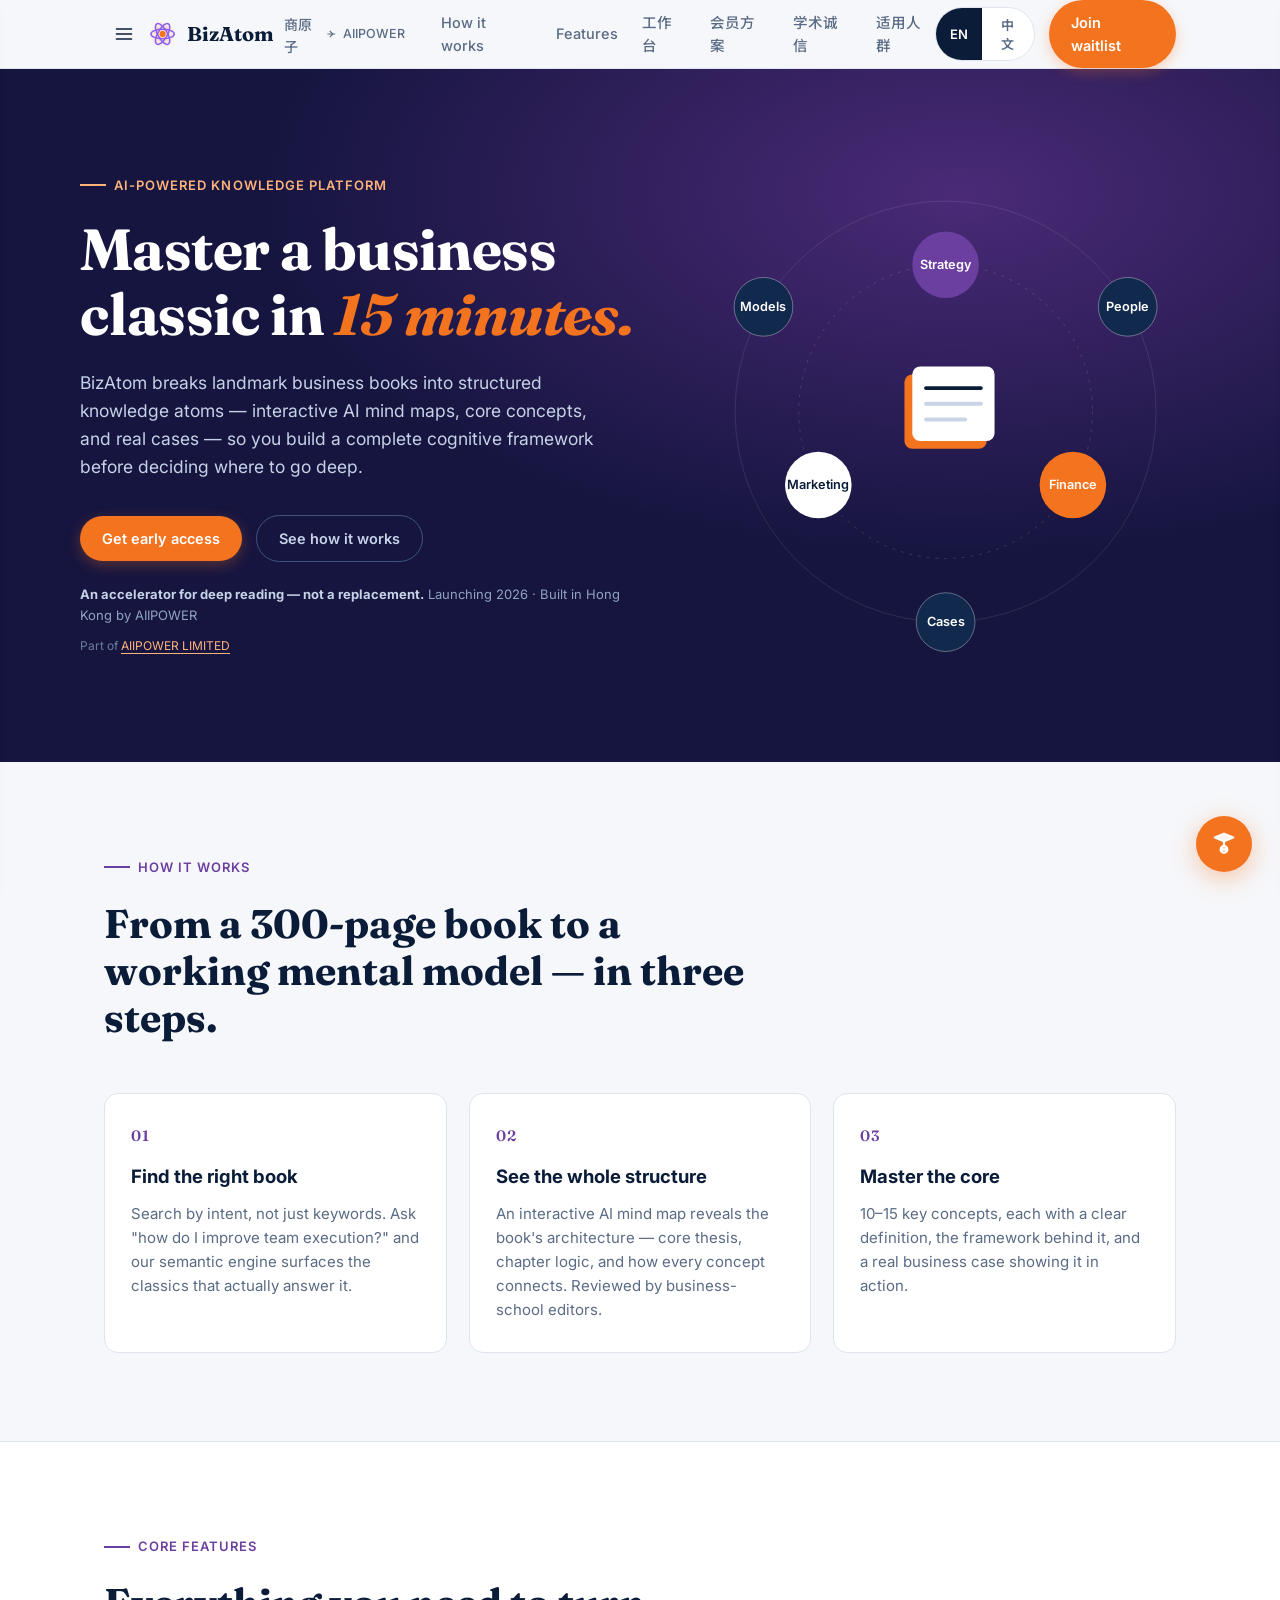
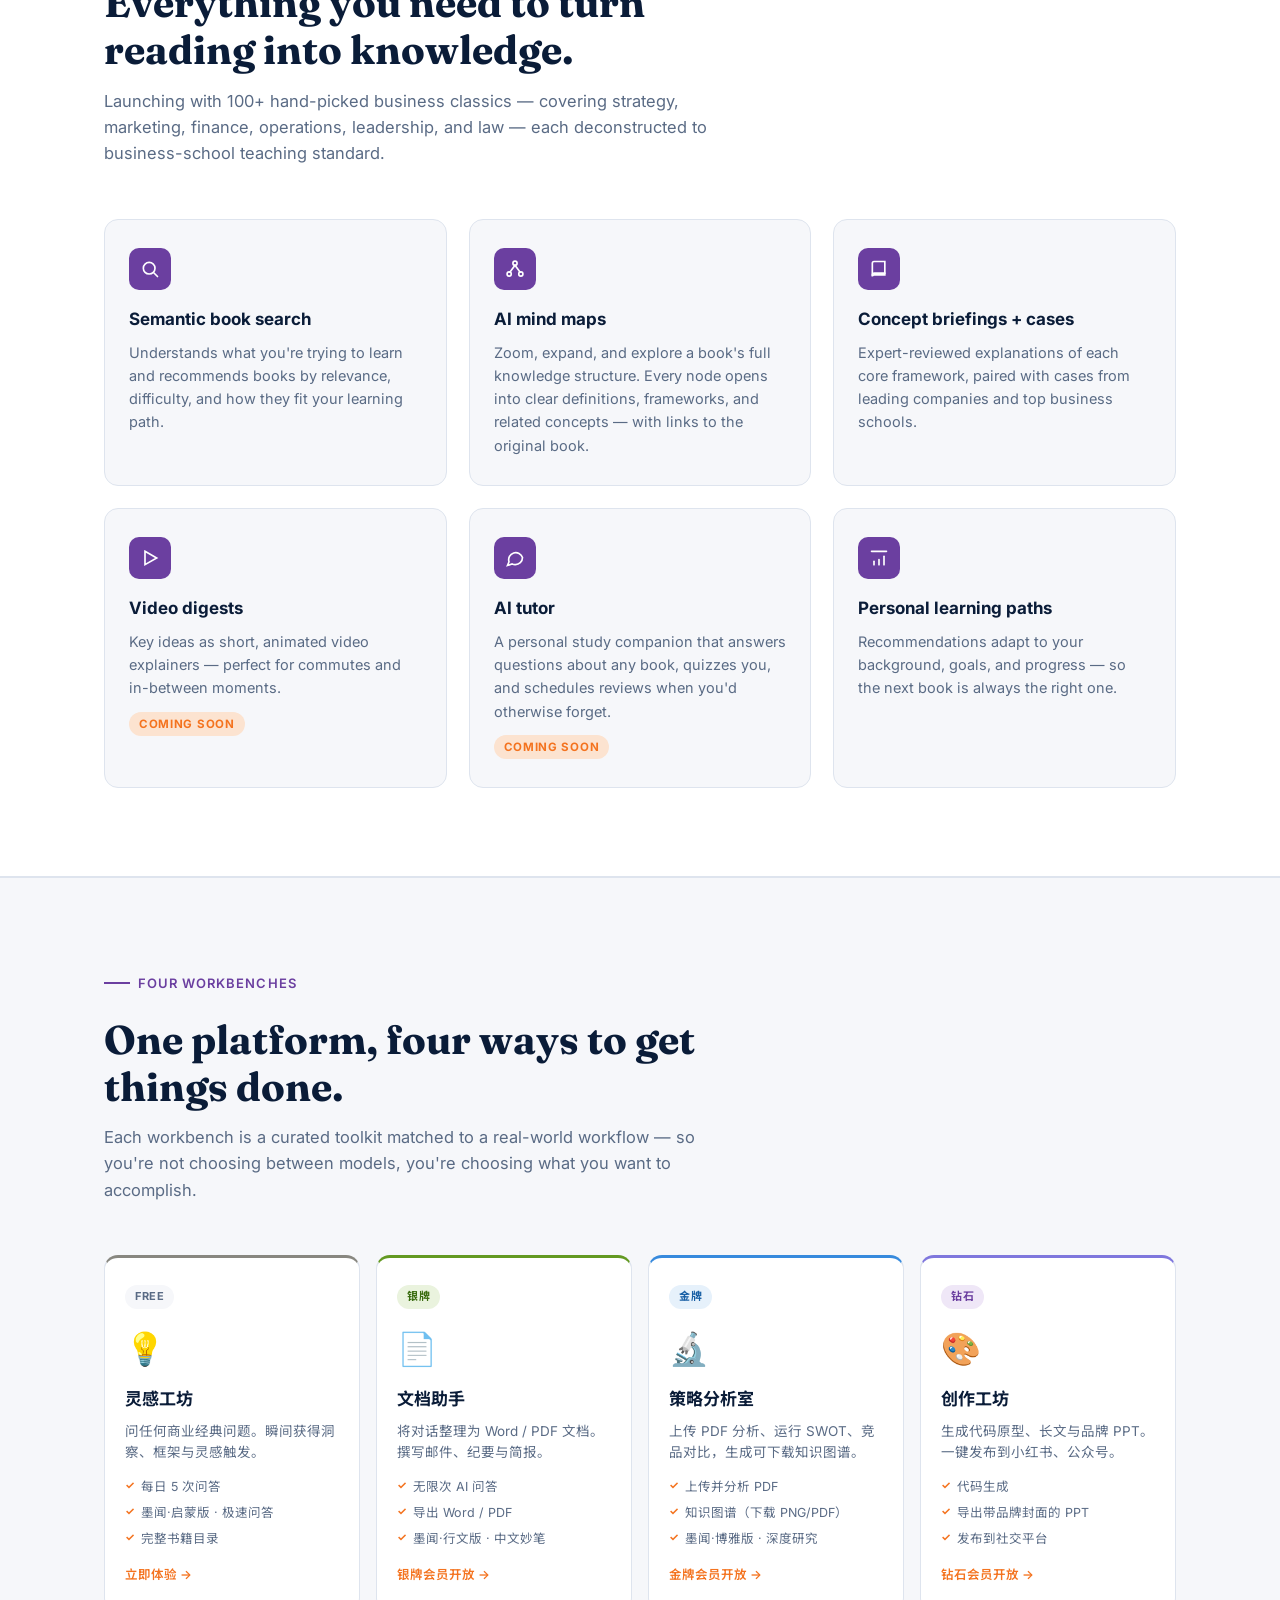
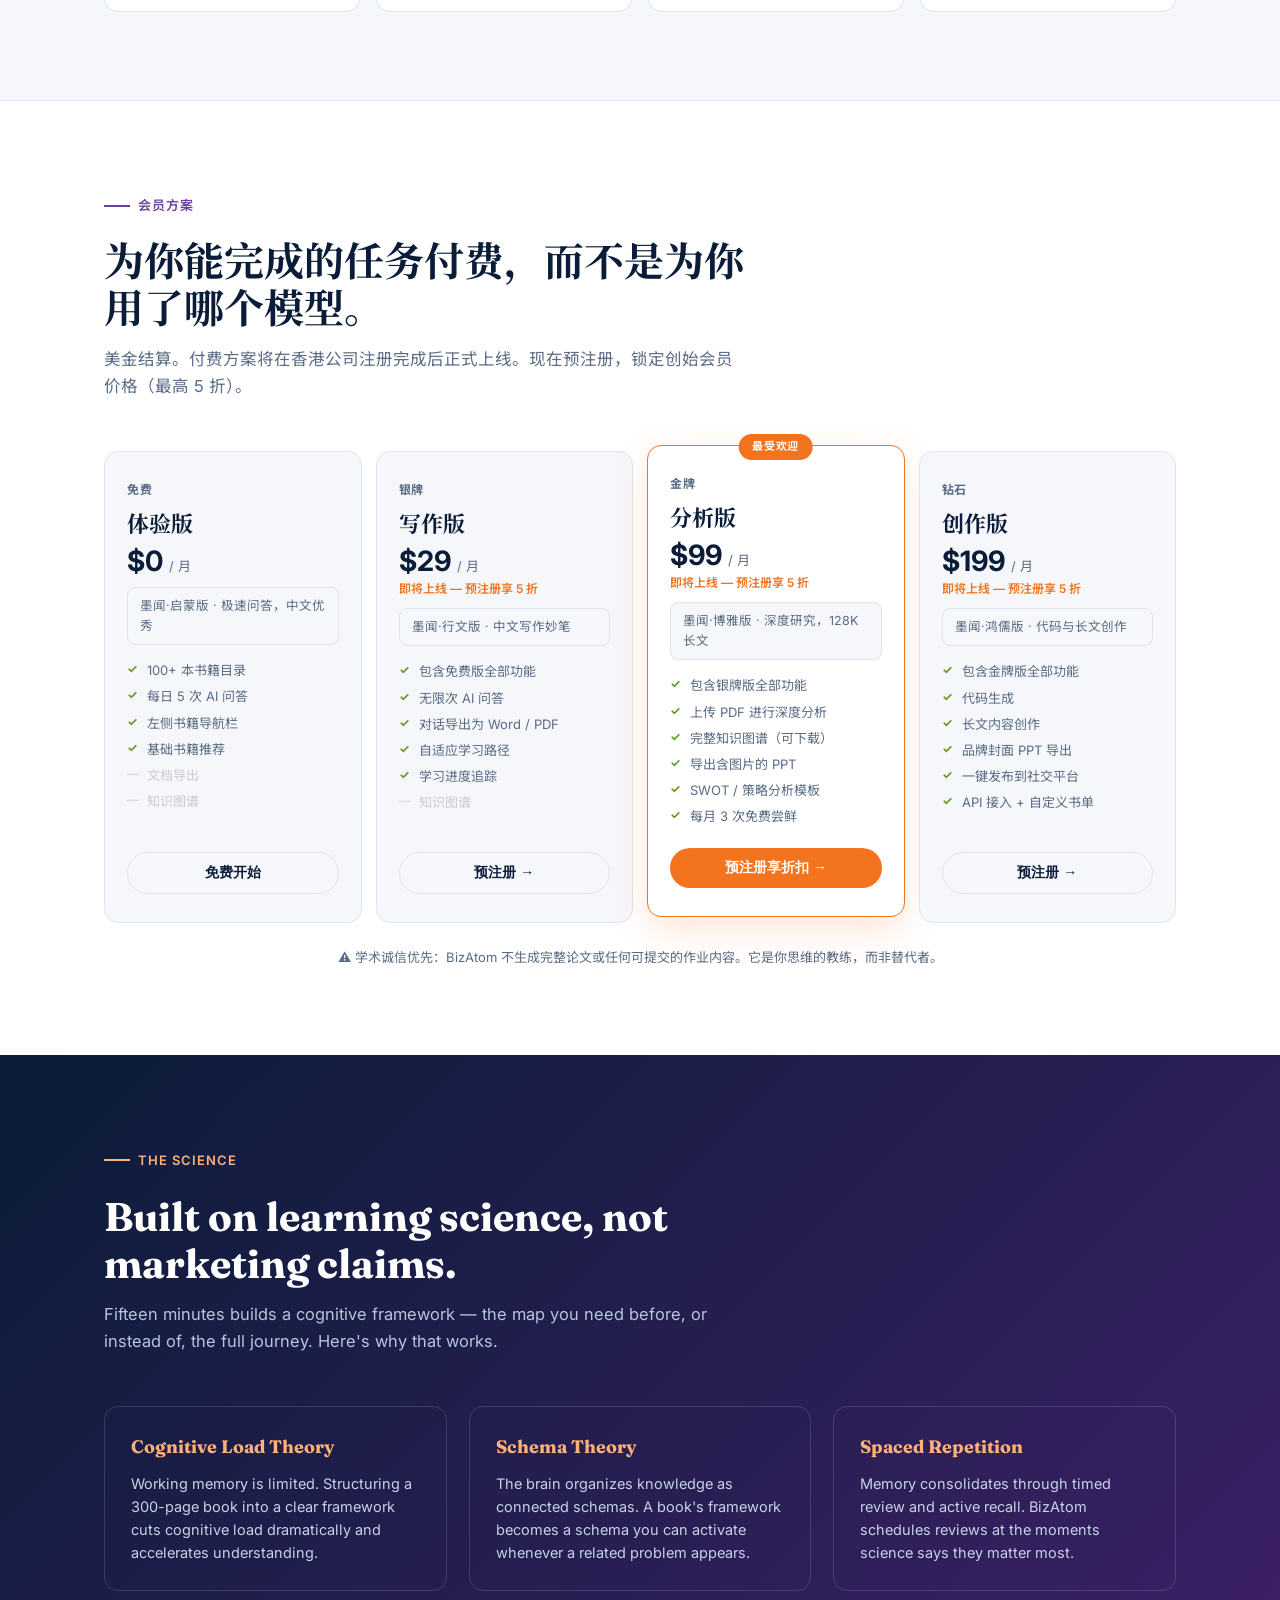
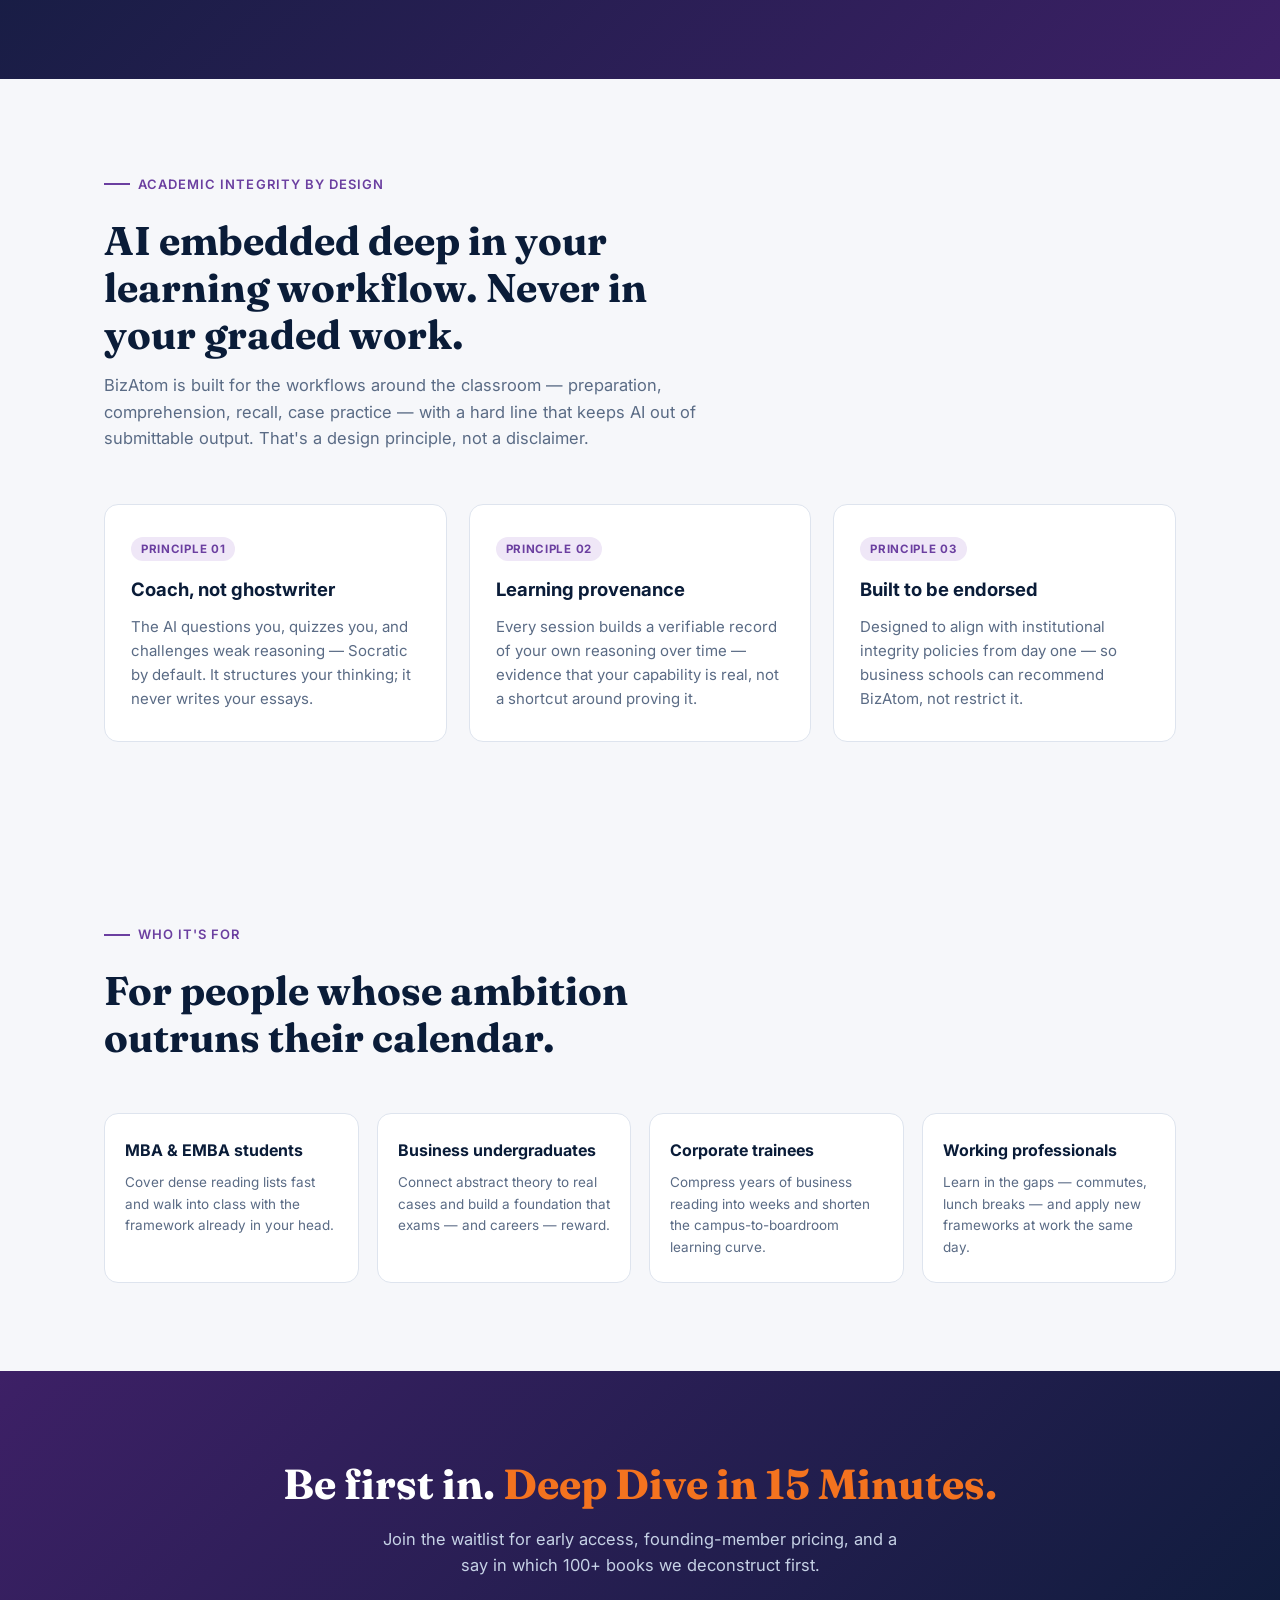
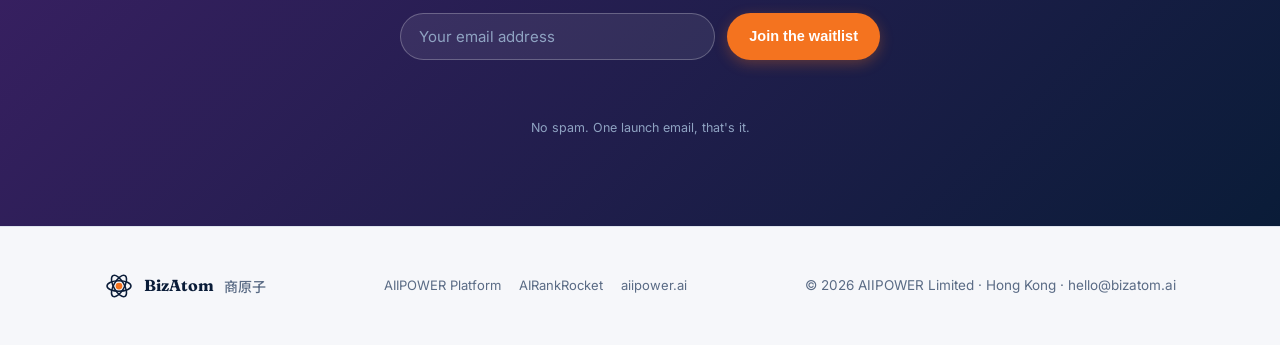
<file: bizatom-site/index.html>
<!DOCTYPE html>
<html lang="en">
<head>
<meta charset="UTF-8">
<meta name="viewport" content="width=device-width, initial-scale=1.0">
<title>BizAtom 商原子 — Deep Dive in 15 Minutes</title>
<meta name="description" content="BizAtom turns landmark business books into structured knowledge atoms — AI mind maps, core concepts, and real cases — so you build a complete cognitive framework in 15 minutes.">
<meta name="keywords" content="BizAtom, 商原子, business books, AI, knowledge platform, MBA, AIIPOWER">
<meta property="og:title" content="BizAtom 商原子 — Deep Dive in 15 Minutes">
<meta property="og:description" content="AI-powered business book deconstruction. Master a business classic in 15 minutes.">
<link rel="icon" href="data:image/svg+xml,<svg xmlns='http://www.w3.org/2000/svg' viewBox='0 0 40 40'><defs><radialGradient id='fg' cx='50%25' cy='50%25' r='50%25'><stop offset='0%25' stop-color='%23F4731F' stop-opacity='0.5'/><stop offset='100%25' stop-color='%23F4731F' stop-opacity='0'/></radialGradient></defs><circle cx='20' cy='20' r='18' fill='url(%23fg)'/><ellipse cx='20' cy='20' rx='16' ry='6.5' fill='none' stroke='%238B5CF6' stroke-width='2' transform='rotate(0 20 20)'/><ellipse cx='20' cy='20' rx='16' ry='6.5' fill='none' stroke='%238B5CF6' stroke-width='2' transform='rotate(60 20 20)'/><ellipse cx='20' cy='20' rx='16' ry='6.5' fill='none' stroke='%238B5CF6' stroke-width='2' transform='rotate(120 20 20)'/><circle cx='20' cy='20' r='4' fill='%23F4731F'/></svg>">
<link rel="preconnect" href="https://fonts.googleapis.com">
<link rel="preconnect" href="https://fonts.gstatic.com" crossorigin>
<link href="https://fonts.googleapis.com/css2?family=Fraunces:opsz,wght@9..144,400;9..144,600;9..144,700&family=Inter:wght@400;500;600;700&family=Noto+Sans+SC:wght@400;500;700&family=Noto+Serif+SC:wght@600;700&display=swap" rel="stylesheet">
<style>
:root{
  --navy:#0A1C38;          /* primary — professionalism & trust */
  --navy-2:#12294E;
  --blue:#2C5BAF;
  --purple:#6B3FA0;        /* CUHK-inspired academic purple */
  --purple-deep:#3D2066;
  --purple-soft:#EFE7F7;
  --orange:#F4731F;        /* accent — energy & innovation */
  --orange-soft:#FCE3D0;
  --paper:#F6F7FA;
  --ink:#13233F;
  --muted:#5A6B85;
  --line:#DEE4EE;
  --white:#FFFFFF;
  --radius:14px;
  --display:"Fraunces","Noto Serif SC",serif;
  --body:"Inter","Noto Sans SC",sans-serif;
}
*{margin:0;padding:0;box-sizing:border-box}
html{scroll-behavior:smooth}
body{font-family:var(--body);color:var(--ink);background:var(--paper);line-height:1.6;-webkit-font-smoothing:antialiased}
img,svg{display:block;max-width:100%}
a{color:inherit;text-decoration:none}
.container{max-width:1120px;margin:0 auto;padding:0 24px}

/* ---------- Platform back-link ---------- */
.platform-link{display:inline-flex;align-items:center;gap:6px;font-size:12.5px;font-weight:500;color:var(--muted);transition:color .2s}
.platform-link:hover{color:var(--navy)}
.platform-link svg{width:14px;height:14px}

/* ---------- NAV ---------- */
.nav{position:sticky;top:0;z-index:50;background:rgba(246,247,250,.85);backdrop-filter:blur(10px);border-bottom:1px solid var(--line)}
.nav-inner{display:flex;align-items:center;justify-content:space-between;height:68px}
.brand{display:flex;align-items:center;gap:10px;font-family:var(--display);font-weight:700;font-size:20px;color:var(--navy)}
.brand .zh{font-size:14px;color:var(--muted);font-family:var(--body);font-weight:500;margin-top:4px}
.atom-mark{width:30px;height:30px}
.nav-links{display:flex;align-items:center;gap:24px;font-size:14.5px;font-weight:500;color:var(--muted)}
.nav-links a:hover{color:var(--navy)}
.nav-cta{display:flex;align-items:center;gap:14px}
.nav-user-btn{display:none;align-items:center;gap:8px;padding:6px 12px;border-radius:99px;background:var(--white);border:1.5px solid var(--line);cursor:pointer;font-family:var(--body);font-size:13.5px;font-weight:600;color:var(--navy);transition:border-color .15s}
.nav-user-btn:hover{border-color:var(--purple)}
.nav-avatar{width:28px;height:28px;border-radius:50%;background:var(--purple);color:#fff;display:flex;align-items:center;justify-content:center;font-size:13px;font-weight:700;flex-shrink:0}
.user-dropdown{display:none;position:absolute;top:calc(100% + 8px);right:0;background:var(--white);border-radius:14px;box-shadow:0 8px 32px rgba(10,28,56,.18);min-width:220px;z-index:100;overflow:hidden}
.user-dropdown.open{display:block}
.ud-header{display:flex;align-items:center;gap:12px;padding:18px 16px;background:var(--paper)}
.ud-avatar{width:40px;height:40px;border-radius:50%;background:var(--purple);color:#fff;display:flex;align-items:center;justify-content:center;font-size:16px;font-weight:700;flex-shrink:0}
.ud-name{font-size:13.5px;font-weight:700;color:var(--navy)}
.ud-email{font-size:11.5px;color:var(--muted)}
.ud-menu{display:flex;flex-direction:column}
.ud-menu button{display:flex;align-items:center;gap:8px;padding:12px 16px;border:0;background:transparent;font-family:var(--body);font-size:13.5px;font-weight:500;color:var(--ink);cursor:pointer;text-align:left;transition:background .1s}
.ud-menu button:hover{background:var(--paper)}
.lang-toggle{display:flex;border:1px solid var(--line);border-radius:99px;overflow:hidden;background:var(--white)}
.lang-toggle button{border:0;background:transparent;padding:7px 14px;font-family:var(--body);font-size:13px;font-weight:600;color:var(--muted);cursor:pointer;transition:.2s}
.lang-toggle button.active{background:var(--navy);color:#fff}
.btn{display:inline-block;padding:11px 22px;border-radius:99px;font-weight:600;font-size:14.5px;cursor:pointer;border:0;transition:transform .15s ease, box-shadow .15s ease}
.btn:focus-visible,.lang-toggle button:focus-visible,a:focus-visible,input:focus-visible{outline:3px solid var(--orange);outline-offset:2px}
.btn-primary{background:var(--orange);color:#fff;box-shadow:0 4px 14px rgba(244,115,31,.3)}
.btn-primary:hover{transform:translateY(-1px);box-shadow:0 6px 18px rgba(244,115,31,.38)}
.btn-ghost{background:transparent;color:var(--navy);border:1.5px solid var(--navy)}
.btn-ghost:hover{background:var(--navy);color:#fff}
@media(max-width:840px){.nav-links{display:none}}

/* ---------- HERO ---------- */
.hero{background:radial-gradient(1200px 620px at 75% 18%, #4A2A77 0%, #161540 58%);color:#fff;overflow:hidden}
.hero-inner{display:grid;grid-template-columns:1.05fr .95fr;gap:48px;align-items:center;padding:88px 0 96px}
.eyebrow{display:inline-flex;align-items:center;gap:8px;font-size:13px;font-weight:600;letter-spacing:.08em;text-transform:uppercase;color:#FFB27A;margin-bottom:22px}
.eyebrow::before{content:"";width:26px;height:2px;background:currentColor}
.hero h1{font-family:var(--display);font-weight:700;font-size:clamp(38px,5vw,58px);line-height:1.12;letter-spacing:-.01em}
.hero h1 .accent{color:var(--orange);font-style:italic}
.hero .sub{margin-top:22px;font-size:17.5px;color:#C6D2E6;max-width:520px}
.hero-actions{margin-top:34px;display:flex;gap:14px;flex-wrap:wrap;align-items:center}
.hero .micro{margin-top:22px;font-size:13px;color:#8FA3C2}
.hero .micro strong{color:#C6D2E6}
.hero .powered-by{margin-top:10px;font-size:12px;color:#6B7D9A}
.hero .powered-by a{color:#FFB27A;text-decoration:underline;text-underline-offset:3px}
@media(max-width:920px){.hero-inner{grid-template-columns:1fr;padding:64px 0}.hero-visual{order:-1;max-width:420px;margin:0 auto}}

/* ---------- ATOM (signature) ---------- */
.atom-wrap{position:relative}
.atom-svg{width:100%;height:auto}
.orbit-spin{transform-origin:260px 260px;animation:spin 46s linear infinite}
.orbit-spin.r{animation-direction:reverse;animation-duration:62s}
.node-label{font-family:var(--body);font-size:13px;font-weight:600;fill:#fff}
.node-label.dark{fill:var(--navy)}
@keyframes spin{to{transform:rotate(360deg)}}
@media(prefers-reduced-motion:reduce){.orbit-spin{animation:none}.btn-primary:hover{transform:none}}

/* ---------- SECTIONS ---------- */
section{padding:88px 0}
.sec-head{max-width:640px;margin-bottom:52px}
.sec-head .eyebrow{color:var(--purple)}
.sec-head h2{font-family:var(--display);font-size:clamp(28px,3.4vw,40px);font-weight:700;color:var(--navy);line-height:1.18}
.sec-head p{margin-top:14px;color:var(--muted);font-size:16.5px}

/* How it works */
.steps{display:grid;grid-template-columns:repeat(3,1fr);gap:22px}
.step{background:var(--white);border:1px solid var(--line);border-radius:var(--radius);padding:30px 26px;position:relative}
.step .num{font-family:var(--display);font-size:15px;font-weight:600;color:var(--purple);letter-spacing:.06em;margin-bottom:14px}
.step h3{font-size:18.5px;font-weight:700;color:var(--navy);margin-bottom:10px}
.step p{font-size:15px;color:var(--muted)}
@media(max-width:840px){.steps{grid-template-columns:1fr}}

/* Features */
.features-sec{background:var(--white);border-top:1px solid var(--line);border-bottom:1px solid var(--line)}
.feat-grid{display:grid;grid-template-columns:repeat(3,1fr);gap:22px}
.feat{border:1px solid var(--line);border-radius:var(--radius);padding:28px 24px;background:var(--paper);transition:border-color .2s, transform .2s}
.feat:hover{border-color:var(--orange);transform:translateY(-3px)}
.feat .ic{width:42px;height:42px;border-radius:10px;background:var(--purple);display:flex;align-items:center;justify-content:center;margin-bottom:16px}
.tag{display:inline-block;font-size:11.5px;font-weight:700;letter-spacing:.06em;text-transform:uppercase;color:var(--purple);background:var(--purple-soft);border-radius:99px;padding:3px 10px;margin-bottom:14px}
.feat h3{font-size:17px;font-weight:700;color:var(--navy);margin-bottom:8px}
.feat p{font-size:14.5px;color:var(--muted)}
.feat .soon{display:inline-block;margin-top:12px;font-size:11.5px;font-weight:700;letter-spacing:.06em;text-transform:uppercase;color:var(--orange);background:var(--orange-soft);border-radius:99px;padding:3px 10px}
@media(max-width:840px){.feat-grid{grid-template-columns:1fr}}

/* Science strip */
.science{background:linear-gradient(135deg,var(--navy) 0%,var(--purple-deep) 100%);color:#fff}
.science .sec-head h2{color:#fff}
.science .sec-head p{color:#B7C5DC}
.sci-grid{display:grid;grid-template-columns:repeat(3,1fr);gap:22px}
.sci{border:1px solid rgba(255,255,255,.14);border-radius:var(--radius);padding:26px}
.sci h3{font-family:var(--display);font-size:18px;margin-bottom:10px;color:#FFB27A}
.sci p{font-size:14.5px;color:#C6D2E6}
@media(max-width:840px){.sci-grid{grid-template-columns:1fr}}

/* Audience */
.aud-grid{display:grid;grid-template-columns:repeat(4,1fr);gap:18px}
.aud{background:var(--white);border:1px solid var(--line);border-radius:var(--radius);padding:24px 20px}
.aud h3{font-size:16px;font-weight:700;color:var(--navy);margin-bottom:8px}
.aud p{font-size:13.5px;color:var(--muted)}
@media(max-width:840px){.aud-grid{grid-template-columns:1fr 1fr}}
@media(max-width:560px){.aud-grid{grid-template-columns:1fr}}

/* Waitlist */
.waitlist{background:linear-gradient(135deg,var(--purple-deep) 0%,var(--navy) 100%);color:#fff;text-align:center}
.waitlist h2{font-family:var(--display);font-size:clamp(28px,3.6vw,42px);font-weight:700;line-height:1.2}
.waitlist p{margin:16px auto 0;max-width:520px;color:#C6D2E6;font-size:16.5px}
.wl-form{margin:34px auto 0;display:flex;gap:12px;max-width:480px;flex-wrap:wrap;justify-content:center}
.wl-form input{flex:1;min-width:240px;padding:13px 18px;border-radius:99px;border:1px solid rgba(255,255,255,.25);background:rgba(255,255,255,.08);color:#fff;font-size:15px;font-family:var(--body)}
.wl-form input::placeholder{color:#8FA3C2}
.wl-msg{margin-top:16px;font-size:14.5px;color:#7DE3A1;min-height:22px;font-weight:600}
.waitlist .micro{margin-top:20px;font-size:12.5px;color:#8FA3C2}

/* Footer */
footer{padding:44px 0;border-top:1px solid var(--line);background:var(--paper)}
.foot{display:flex;justify-content:space-between;align-items:center;gap:18px;flex-wrap:wrap;font-size:13.5px;color:var(--muted)}
.foot .brand{font-size:16px}
.foot-links{display:flex;gap:18px;align-items:center;font-size:13px}
.foot-links a:hover{color:var(--orange)}

/* ===== Workbenches Section ===== */
.workbenches{background:var(--paper);border-top:1px solid var(--line)}
.wb-grid{display:grid;grid-template-columns:repeat(4,1fr);gap:16px;margin-top:0}
.wb-card{border:1.5px solid var(--line);border-radius:var(--radius);padding:24px 20px;background:var(--white);cursor:pointer;transition:border-color .2s,transform .2s,box-shadow .2s;position:relative;overflow:hidden}
.wb-card:hover{transform:translateY(-4px);box-shadow:0 8px 28px rgba(10,28,56,.1)}
.wb-card.tier-free{border-top:3px solid #888780}
.wb-card.tier-silver{border-top:3px solid #639922}
.wb-card.tier-gold{border-top:3px solid #378ADD}
.wb-card.tier-diamond{border-top:3px solid #7F77DD}
.wb-card .wb-badge{display:inline-block;font-size:11px;font-weight:700;letter-spacing:.05em;text-transform:uppercase;border-radius:99px;padding:3px 10px;margin-bottom:14px}
.wb-card.tier-free .wb-badge{background:var(--paper);color:var(--muted)}
.wb-card.tier-silver .wb-badge{background:#EAF3DE;color:#3B6D11}
.wb-card.tier-gold .wb-badge{background:#E6F1FB;color:#185FA5}
.wb-card.tier-diamond .wb-badge{background:var(--purple-soft);color:var(--purple)}
.wb-card .wb-icon{font-size:32px;margin-bottom:12px;display:block}
.wb-card h3{font-size:17px;font-weight:700;color:var(--navy);margin-bottom:8px}
.wb-card p{font-size:13.5px;color:var(--muted);line-height:1.55}
.wb-card .wb-tasks{list-style:none;margin-top:14px;display:flex;flex-direction:column;gap:6px}
.wb-card .wb-tasks li{font-size:12.5px;color:var(--muted);padding-left:16px;position:relative}
.wb-card .wb-tasks li::before{content:"✓";position:absolute;left:0;color:var(--orange);font-weight:700;font-size:11px}
.wb-card .wb-try{display:inline-block;margin-top:16px;font-size:12.5px;font-weight:600;color:var(--orange);cursor:pointer;text-decoration:none}
.wb-card .wb-try:hover{text-decoration:underline}
@media(max-width:840px){.wb-grid{grid-template-columns:1fr 1fr}}
@media(max-width:540px){.wb-grid{grid-template-columns:1fr}}

/* ===== Pricing Section ===== */
.pricing{background:var(--white);border-top:1px solid var(--line)}
.pricing-grid{display:grid;grid-template-columns:repeat(4,1fr);gap:14px}
.pricing-card{border:1.5px solid var(--line);border-radius:var(--radius);padding:28px 22px;background:var(--paper);display:flex;flex-direction:column;position:relative;transition:transform .2s}
.pricing-card.featured{border-color:var(--orange);background:var(--white);transform:translateY(-6px);box-shadow:0 12px 36px rgba(244,115,31,.18)}
.pricing-card .rec-badge{position:absolute;top:-12px;left:50%;transform:translateX(-50%);background:var(--orange);color:#fff;font-size:11px;font-weight:700;letter-spacing:.06em;text-transform:uppercase;padding:4px 14px;border-radius:99px;white-space:nowrap}
.pricing-card .pc-tier{font-size:12px;font-weight:700;letter-spacing:.08em;text-transform:uppercase;color:var(--muted);margin-bottom:8px}
.pricing-card h3{font-family:var(--display);font-size:22px;font-weight:700;color:var(--navy);margin-bottom:4px}
.pricing-card .pc-price{font-size:28px;font-weight:700;color:var(--navy);line-height:1.1}
.pricing-card .pc-price small{font-size:13px;font-weight:400;color:var(--muted)}
.pricing-card .pc-coming{font-size:12px;color:var(--orange);font-weight:600;margin-top:2px}
.pricing-card .pc-model{font-size:12.5px;color:var(--muted);margin:10px 0 16px;padding:8px 12px;background:var(--paper);border-radius:8px;border:1px solid var(--line)}
.pricing-card .pc-features{list-style:none;display:flex;flex-direction:column;gap:8px;flex:1}
.pricing-card .pc-features li{font-size:13px;color:var(--muted);padding-left:20px;position:relative;line-height:1.4}
.pricing-card .pc-features li::before{content:"✓";position:absolute;left:0;color:#639922;font-weight:700;font-size:12px}
.pricing-card .pc-features li.locked{color:#ccc}
.pricing-card .pc-features li.locked::before{content:"—";color:#ddd}
.pricing-card .pc-cta{margin-top:22px;width:100%;padding:11px;border-radius:99px;font-weight:600;font-size:14px;cursor:pointer;text-align:center;border:0;transition:.2s}
.pricing-card .pc-cta.primary{background:var(--orange);color:#fff}
.pricing-card .pc-cta.primary:hover{opacity:.9}
.pricing-card .pc-cta.secondary{background:transparent;border:1.5px solid var(--line);color:var(--navy)}
.pricing-card .pc-cta.secondary:hover{border-color:var(--navy)}
.pricing-note{margin-top:24px;text-align:center;font-size:13px;color:var(--muted)}
.pricing-note strong{color:var(--orange)}
@media(max-width:960px){.pricing-grid{grid-template-columns:1fr 1fr};.pricing-card.featured{transform:none}}
@media(max-width:540px){.pricing-grid{grid-template-columns:1fr}}

/* ===== AI Chat Widget ===== */
.chat-fab{position:fixed;bottom:28px;right:28px;z-index:1000;width:56px;height:56px;border-radius:50%;background:var(--orange);color:#fff;border:0;cursor:pointer;box-shadow:0 6px 24px rgba(244,115,31,.38);display:flex;align-items:center;justify-content:center;transition:transform .2s,box-shadow .2s,opacity .25s}
.chat-fab:hover{transform:scale(1.08);box-shadow:0 8px 30px rgba(244,115,31,.5)}
.chat-fab svg{width:26px;height:26px;fill:none;stroke:currentColor;stroke-width:2;stroke-linecap:round}
.chat-fab.hidden{opacity:0;pointer-events:none}
.chat-fab .pulse{position:absolute;inset:-6px;border-radius:50%;border:2px solid var(--orange);animation:pulse-ring 2s ease-out infinite;opacity:0}
@keyframes pulse-ring{0%{transform:scale(.85);opacity:.6}100%{transform:scale(1.35);opacity:0}}

.chat-panel{position:fixed;bottom:100px;right:28px;z-index:999;width:380px;max-width:calc(100vw - 40px);height:560px;max-height:calc(100vh - 140px);background:var(--white);border-radius:18px;box-shadow:0 12px 48px rgba(10,28,56,.22);display:flex;flex-direction:column;overflow:hidden;transform-origin:bottom right;transition:transform .3s cubic-bezier(.4,0,.2,1),opacity .25s}
.chat-panel.collapsed{transform:scale(.7);opacity:0;pointer-events:none}

.chat-header{background:linear-gradient(135deg,var(--navy),var(--purple-deep));color:#fff;padding:16px 20px;display:flex;align-items:center;gap:12px;flex-shrink:0;cursor:grab;user-select:none;-webkit-user-select:none}
.chat-header:active{cursor:grabbing}
.chat-header.dragging{cursor:grabbing}
.chat-panel.dragging{transition:none!important}
.chat-header .h-icon{width:36px;height:36px;border-radius:10px;background:rgba(255,255,255,.15);display:flex;align-items:center;justify-content:center;font-size:18px}
.chat-header .h-text{flex:1}
.chat-header .h-text h4{font-family:var(--display);font-size:15px;font-weight:700;line-height:1.2}
.chat-header .h-text span{font-size:11px;color:#B7C5DC;display:block}
.chat-header .h-close{width:30px;height:30px;border-radius:50%;background:rgba(255,255,255,.12);border:0;color:#fff;cursor:pointer;display:flex;align-items:center;justify-content:center;font-size:16px;transition:background .2s}
.chat-header .h-close:hover{background:rgba(255,255,255,.22)}
.chat-header .h-fullscreen{width:30px;height:30px;border-radius:50%;background:rgba(255,255,255,.12);border:0;color:#fff;cursor:pointer;display:flex;align-items:center;justify-content:center;transition:background .2s;flex-shrink:0}
.chat-header .h-fullscreen:hover{background:rgba(255,255,255,.22)}
.chat-header .h-fullscreen svg{display:block}

/* Fullscreen chat panel */
.chat-panel.fullscreen{bottom:20px;right:20px;width:95vw;max-width:95vw;height:92vh;max-height:92vh;border-radius:18px}

/* Fullscreen: larger text & padding for reading comfort */
.chat-panel.fullscreen .chat-messages{padding:24px 28px;font-size:14.5px}
.chat-panel.fullscreen .chat-msg .bubble{padding:14px 20px;font-size:14.5px;line-height:1.75}
.chat-panel.fullscreen .chat-suggestions{padding:12px 24px 16px}
.chat-panel.fullscreen .chat-input-wrap{padding:18px 24px}
.chat-panel.fullscreen .chat-input-wrap input{font-size:15px;padding:12px 18px}
.chat-panel.fullscreen .chat-book-bar{padding:10px 20px}
.chat-panel.fullscreen .chat-tabs{padding:10px 20px}

.chat-messages{flex:1;overflow-y:auto;padding:18px;display:flex;flex-direction:column;gap:14px;background:#F8F9FC;scroll-behavior:smooth}
.chat-messages::-webkit-scrollbar{width:5px}
.chat-messages::-webkit-scrollbar-track{background:transparent}
.chat-messages::-webkit-scrollbar-thumb{background:#DEE4EE;border-radius:99px}

.chat-msg{max-width:88%;animation:msg-in .3s ease-out}
@keyframes msg-in{from{opacity:0;transform:translateY(8px)}to{opacity:1;transform:translateY(0)}}
.chat-msg.bot{align-self:flex-start}
.chat-msg.user{align-self:flex-end}
.chat-msg .bubble{padding:12px 16px;border-radius:16px;font-size:13.5px;line-height:1.65;white-space:pre-wrap;word-break:break-word}
.chat-msg.bot .bubble{background:var(--white);color:var(--ink);border-bottom-left-radius:4px;box-shadow:0 1px 4px rgba(0,0,0,.06)}
.chat-msg.user .bubble{background:var(--orange);color:#fff;border-bottom-right-radius:4px}
.chat-msg .bubble strong{color:var(--purple)}
.chat-msg.user .bubble strong{color:#FFF3E0}

/* Chat message action buttons (copy/share/save) */
.chat-msg-actions{display:flex;gap:4px;margin-top:6px;opacity:0;transition:opacity .2s;justify-content:flex-end}
.chat-msg:hover .chat-msg-actions{opacity:1}
.chat-msg-action{width:28px;height:28px;border-radius:6px;border:none;background:transparent;color:var(--muted);cursor:pointer;display:flex;align-items:center;justify-content:center;transition:all .15s;padding:0}
.chat-msg-action:hover{background:var(--orange-soft);color:var(--orange)}
.chat-msg-action.copied{background:#E8F5E9;color:#2E7D32}
.chat-msg.user .chat-msg-actions{display:none}

.chat-typing{align-self:flex-start;padding:14px 18px;background:var(--white);border-radius:16px;border-bottom-left-radius:4px;box-shadow:0 1px 4px rgba(0,0,0,.06);display:flex;gap:5px}
.chat-typing span{width:7px;height:7px;border-radius:50%;background:var(--muted);animation:bounce .7s infinite alternate}
.chat-typing span:nth-child(2){animation-delay:.15s}
.chat-typing span:nth-child(3){animation-delay:.3s}
@keyframes bounce{to{transform:translateY(-6px);opacity:.4}}

/* Book Answer Card Styles */
.book-answer{padding:4px 0}.ba-title{color:var(--purple);font-size:1.05em;margin:0 0 4px 0;font-weight:700}
.ba-meta{color:var(--muted);font-size:.82em;margin:0 0 8px 0}
.ba-brief{font-size:.9em;line-height:1.55;color:var(--ink);margin:0 0 10px 0}
.ba-concepts{background:#F8F7FF;border-radius:10px;padding:10px 14px;margin:8px 0}
.ba-concepts h4{color:var(--purple);font-size:.88em;margin:0 0 6px 0;font-weight:600}
.ba-concepts ul{margin:0;padding-left:16px;list-style:none}
.ba-concepts li{font-size:.85em;line-height:1.6;margin-bottom:5px;color:var(--ink)}
.ba-concepts li strong{color:var(--purple)}
.ba-footer{font-size:.8em;color:var(--muted);margin:10px 0 2px 0;font-style:italic}

.chat-suggestions{display:flex;flex-wrap:wrap;gap:8px;padding:0 18px 12px;flex-shrink:0}
.chat-suggestions button{font-size:11.5px;padding:7px 13px;border-radius:99px;background:var(--purple-soft);color:var(--purple);border:1px solid rgba(107,63,160,.15);cursor:pointer;transition:all .2s;white-space:nowrap;font-weight:500}
.chat-suggestions button:hover{background:var(--purple);color:#fff;border-color:var(--purple)}

.chat-input-wrap{display:flex;gap:10px;padding:14px 18px;border-top:1px solid var(--line);flex-shrink:0;background:var(--white)}
.chat-input-wrap input{flex:1;padding:11px 16px;border-radius:99px;border:1.5px solid var(--line);background:var(--paper);font-size:14px;font-family:var(--body);color:var(--ink);outline:0;transition:border-color .2s}
.chat-input-wrap input:focus{border-color:var(--orange)}
.chat-input-wrap input::placeholder{color:var(--muted)}
.chat-input-wrap .send-btn{width:42px;height:42px;border-radius:50%;background:var(--orange);color:#fff;border:0;cursor:pointer;display:flex;align-items:center;justify-content:center;transition:transform .15s,box-shadow .15s;flex-shrink:0}
.chat-input-wrap .send-btn:hover{transform:scale(1.06);box-shadow:0 4px 14px rgba(244,115,31,.4)}
.chat-input-wrap .send-btn:disabled{opacity:.5;cursor:not-allowed;transform:none;box-shadow:none}
.chat-input-wrap .send-btn svg{width:18px;height:18px;fill:none;stroke:currentColor;stroke-width:2.2;stroke-linecap:round}

/* Category tabs with dropdown */
.chat-tabs{display:flex;gap:6px;flex-shrink:0;padding:8px 12px;background:#F8F9FC}
.chat-tab-container{flex:1;position:relative}
.chat-tab{width:100%;padding:8px 0;text-align:center;font-size:12.5px;font-weight:600;border:none;background:transparent;cursor:pointer;border-radius:10px;transition:all .2s;font-family:var(--body);display:flex;align-items:center;justify-content:center;gap:3px;color:var(--muted)}
.chat-tab .tab-arrow{font-size:9px;opacity:.5;transition:transform .2s;display:inline-block}
.chat-tab.open .tab-arrow{transform:rotate(180deg);opacity:.8}
/* Bestseller — orange theme */
.bestseller-tab.active,.bestseller-tab:hover{color:var(--orange);background:var(--orange-soft)}
.bestseller-tab.active{font-weight:700}
.bestseller-tab.active .tab-arrow{color:var(--orange);opacity:.8}
/* Textbook — purple theme */
.textbook-tab.active,.textbook-tab:hover{color:var(--purple);background:var(--purple-soft)}
.textbook-tab.active{font-weight:700}
.textbook-tab.active .tab-arrow{color:var(--purple);opacity:.8}
/* Dropdown menus */
.tab-dropdown{position:absolute;top:100%;left:0;right:0;background:var(--white);border-radius:0 0 10px 10px;box-shadow:0 4px 16px rgba(0,0,0,.12);z-index:100;display:none;overflow:hidden;margin-top:2px;max-height:260px;overflow-y:auto}
.tab-dropdown.open{display:block}
.tab-dropdown-item{display:block;width:100%;padding:8px 14px;text-align:left;font-size:11.5px;font-weight:500;border:none;background:transparent;cursor:pointer;transition:background .15s,color .15s;font-family:var(--body);border-bottom:1px solid #f8f8f8;white-space:nowrap;overflow:hidden;text-overflow:ellipsis}
.tab-dropdown-item:last-child{border-bottom:none}
/* Bestseller dropdown — orange */
.bestseller-dropdown .tab-dropdown-item{color:var(--ink)}
.bestseller-dropdown .tab-dropdown-item:hover{background:var(--orange-soft);color:var(--orange)}
.bestseller-dropdown .tab-dropdown-item.active{background:var(--orange-soft);color:var(--orange);font-weight:700}
/* Textbook dropdown — purple */
.textbook-dropdown .tab-dropdown-item{color:var(--ink)}
.textbook-dropdown .tab-dropdown-item:hover{background:var(--purple-soft);color:var(--purple)}
.textbook-dropdown .tab-dropdown-item.active{background:var(--purple-soft);color:var(--purple);font-weight:700}

/* Book bar with search + shelf */
.chat-book-bar{flex-shrink:0;padding:8px 12px;background:#F8F9FC;display:flex;align-items:center;gap:8px;border-bottom:1px solid var(--line)}
.chat-book-bar .book-search-input{flex:1;padding:7px 10px;border-radius:8px;border:1.5px solid var(--line);background:var(--white);font-size:12.5px;font-family:var(--body);color:var(--ink);outline:0;min-width:0}
.chat-book-bar .book-search-input:focus{border-color:var(--orange)}
.chat-book-bar .book-search-input::placeholder{color:#bbb}
.chat-book-bar .book-ask-btn{padding:7px 14px;border-radius:8px;background:var(--orange);color:#fff;border:none;font-size:12px;font-weight:600;cursor:pointer;white-space:nowrap;transition:opacity .2s;font-family:var(--body)}
.chat-book-bar .book-ask-btn:hover:not(:disabled){opacity:.85}
.chat-book-bar .book-ask-btn:disabled{opacity:.5;cursor:not-allowed}
/* Model selector bar */
.chat-model-bar{flex-shrink:0;padding:6px 12px;background:var(--navy-deep,#1a1f4e);display:flex;align-items:center;gap:6px;border-bottom:1px solid rgba(255,255,255,.08)}
.chat-model-bar .model-label{font-size:11px;color:rgba(255,255,255,.5);font-family:var(--body);white-space:nowrap}
.chat-model-bar select{flex:1;padding:4px 8px;border-radius:6px;border:1px solid rgba(255,255,255,.15);background:rgba(255,255,255,.06);color:#fff;font-size:11.5px;font-family:var(--body);outline:0;cursor:pointer;appearance:none;-webkit-appearance:none;background-image:url("data:image/svg+xml,%3Csvg xmlns='http://www.w3.org/2000/svg' width='10' height='10' viewBox='0 0 24 24' fill='none' stroke='%23888' stroke-width='2'%3E%3Cpath d='M6 9l6 6 6-6'/%3E%3C/svg%3E");background-repeat:no-repeat;background-position:right 8px center;padding-right:24px}
.chat-model-bar select:hover{border-color:rgba(255,255,255,.3)}
.chat-model-bar select option{background:#1a1f4e;color:#fff}
/* Book shelf */
.book-shelf{flex-shrink:0;max-height:170px;overflow-y:auto;background:#fff;border-bottom:1px solid var(--line);display:none}
.book-shelf.open{display:block}
.book-shelf-item{display:flex;align-items:center;padding:7px 14px;font-size:12px;cursor:pointer;border-bottom:1px solid #f0f0f0;font-family:var(--body);color:var(--ink);transition:background .15s}
.book-shelf-item:hover{background:#FFF7ED}
.book-shelf-item.active{background:#FFF3E5;font-weight:600}
.book-shelf-item .shelf-title{flex:1;overflow:hidden;text-overflow:ellipsis;white-space:nowrap}
.book-shelf-item .shelf-author{font-size:10.5px;color:var(--muted);margin-left:8px;white-space:nowrap;flex-shrink:0;max-width:120px;overflow:hidden;text-overflow:ellipsis}
.book-shelf-empty{padding:24px 14px;text-align:center;color:var(--muted);font-size:12px;font-family:var(--body)}

@media(max-width:500px){.chat-panel{right:8px;bottom:92px;width:calc(100vw - 16px);height:480px}}

/* ───────── Sidebar Book Directory ───────── */
.sidebar-toggle{display:flex;align-items:center;justify-content:center;width:40px;height:40px;border:none;background:transparent;cursor:pointer;border-radius:10px;color:var(--navy);margin-right:4px;transition:background .2s}
.sidebar-toggle:hover{background:var(--line)}
.sidebar-toggle svg{width:20px;height:20px}
.sidebar-overlay{display:none;position:fixed;inset:0;background:rgba(10,28,56,.4);z-index:60;backdrop-filter:blur(2px)}
.sidebar-overlay.open{display:block}
.sidebar{position:fixed;top:0;left:-360px;width:340px;height:100vh;background:var(--white);z-index:70;display:flex;flex-direction:column;transition:left .3s cubic-bezier(.4,0,.2,1);box-shadow:2px 0 24px rgba(10,28,56,.12);overflow:hidden}
.sidebar.open{left:0}
.sidebar-header{display:flex;align-items:center;gap:10px;padding:16px 18px;border-bottom:1px solid var(--line);flex-shrink:0}
.sidebar-header h3{flex:1;font-family:var(--display);font-size:17px;font-weight:700;color:var(--navy);display:flex;align-items:center;gap:8px}
.sidebar-header .badge{font-size:11px;font-weight:600;padding:2px 8px;border-radius:99px;background:var(--orange-soft);color:var(--orange);font-family:var(--body)}
.sidebar-close{width:32px;height:32px;border:none;background:transparent;cursor:pointer;border-radius:8px;font-size:20px;color:var(--muted);display:flex;align-items:center;justify-content:center;transition:all .15s}
.sidebar-close:hover{background:var(--paper);color:var(--ink)}
.sidebar-search-wrap{padding:12px 18px;border-bottom:1px solid var(--line);flex-shrink:0}
.sidebar-search-input{width:100%;padding:10px 14px 10px 36px;border:1.5px solid var(--line);border-radius:10px;font-family:var(--body);font-size:13px;color:var(--ink);background:var(--paper) url("data:image/svg+xml,%3Csvg xmlns='http://www.w3.org/2000/svg' width='16' height='16' viewBox='0 0 24 24' fill='none' stroke='%235A6B85' stroke-width='2'%3E%3Ccircle cx='11' cy='11' r='8'/%3E%3Cpath d='M21 21l-4.35-4.35'/%3E%3C/svg%3E") 12px center no-repeat;outline:none;transition:border-color .2s}
.sidebar-search-input:focus{border-color:var(--purple);background-color:var(--white)}
.sidebar-scroll{flex:1;overflow-y:auto;padding:8px 0;scroll-behavior:smooth}
.sidebar-scroll::-webkit-scrollbar{width:5px}
.sidebar-scroll::-webkit-scrollbar-thumb{background:var(--line);border-radius:99px}
.sidebar-section{margin-bottom:4px}
.sidebar-section-title{display:flex;align-items:center;gap:8px;padding:14px 18px 8px;font-size:13px;font-weight:700;font-family:var(--body)}
.sidebar-section-title.bestseller{color:var(--orange)}
.sidebar-section-title.textbook{color:var(--purple)}
.sidebar-section-title .dot{width:8px;height:8px;border-radius:50%;flex-shrink:0}
.sidebar-section-title.bestseller .dot{background:var(--orange)}
.sidebar-section-title.textbook .dot{background:var(--purple)}
.sidebar-subcat-header{display:flex;align-items:center;gap:6px;padding:10px 18px;cursor:pointer;transition:background .15s;font-family:var(--body)}
.sidebar-subcat-header:hover{background:var(--paper)}
.sidebar-subcat-header .subcat-arrow{width:16px;height:16px;transition:transform .25s;color:var(--muted);flex-shrink:0}
.sidebar-subcat-header.expanded .subcat-arrow{transform:rotate(90deg)}
.sidebar-subcat-header .subcat-icon{font-size:14px;flex-shrink:0}
.sidebar-subcat-header .subcat-name{font-size:12.5px;font-weight:600;color:var(--ink);flex:1}
.sidebar-subcat-header .subcat-count{font-size:11px;color:var(--muted);background:var(--paper);padding:2px 7px;border-radius:99px}
.sidebar-subcat-body{display:none}
.sidebar-subcat-body.open{display:block}
.sidebar-book-item{display:flex;align-items:flex-start;gap:8px;padding:9px 18px 9px 42px;cursor:pointer;transition:background .12s;font-family:var(--body)}
.sidebar-book-item:hover{background:var(--paper)}
.sidebar-book-item.active{background:var(--orange-soft);color:var(--navy);font-weight:600}
.sidebar-book-item .sb-icon{font-size:14px;flex-shrink:0;margin-top:1px;line-height:1}
.sidebar-book-item .sb-info{flex:1;min-width:0;display:flex;flex-direction:column;gap:2px}
.sidebar-book-item .sb-title{font-size:13px;font-weight:500;color:var(--ink);overflow:hidden;text-overflow:ellipsis;white-space:nowrap;line-height:1.3}
.sidebar-book-item .sb-author{font-size:11.5px;color:var(--muted);overflow:hidden;text-overflow:ellipsis;white-space:nowrap;line-height:1.3}
.sidebar-book-item:hover .sb-title{color:var(--purple)}
.sidebar-book-item .sb-arrow{width:14px;height:14px;flex-shrink:0;color:var(--muted);opacity:0;transition:opacity .15s;margin-top:3px}
.sidebar-book-item:hover .sb-arrow{opacity:1}

/* Sidebar detail panel */
.sidebar-detail{display:none;position:absolute;inset:0;background:var(--white);z-index:5;flex-direction:column;overflow-y:auto}
.sidebar-detail.open{display:flex}
.sidebar-detail .detail-back{display:flex;align-items:center;gap:6px;padding:14px 18px;border:none;background:transparent;cursor:pointer;font-family:var(--body);font-size:13px;font-weight:600;color:var(--purple);border-bottom:1px solid var(--line)}
.sidebar-detail .detail-back:hover{background:var(--purple-soft)}
.sidebar-detail .detail-content{padding:18px;flex:1}
.sidebar-detail .dt-title{font-family:var(--display);font-size:18px;font-weight:700;color:var(--navy);margin-bottom:4px}
.sidebar-detail .dt-author{font-size:13px;color:var(--muted);margin-bottom:16px}
.sidebar-detail .dt-meta{display:flex;gap:8px;flex-wrap:wrap;margin-bottom:16px}
.sidebar-detail .dt-tag{font-size:11px;font-weight:600;padding:3px 10px;border-radius:99px}
.sidebar-detail .dt-tag.cat{background:var(--purple-soft);color:var(--purple)}
.sidebar-detail .dt-tag.type{background:var(--orange-soft);color:var(--orange)}
.sidebar-detail .dt-desc{font-size:13px;color:var(--ink);line-height:1.7;margin-bottom:20px}
.sidebar-detail .dt-concepts h4{font-size:13px;font-weight:700;color:var(--navy);margin-bottom:10px}
.sidebar-detail .dt-concept{display:flex;gap:10px;padding:12px;margin-bottom:8px;border-radius:10px;background:var(--paper);font-size:12.5px;line-height:1.6;cursor:pointer;transition:background .15s}
.sidebar-detail .dt-concept:hover{background:var(--purple-soft)}
.sidebar-detail .dt-concept strong{display:block;font-size:13px;color:var(--purple);margin-bottom:3px;min-width:80px}
.sidebar-detail .dt-actions{display:flex;gap:8px;padding:16px 18px;border-top:1px solid var(--line)}
.sidebar-detail .dt-btn{padding:9px 16px;border-radius:99px;border:none;font-family:var(--body);font-size:13px;font-weight:600;cursor:pointer;transition:all .15s}
.sidebar-detail .dt-btn.primary{background:var(--orange);color:#fff;flex:1}
.sidebar-detail .dt-btn.primary:hover{opacity:.9}
.sidebar-detail .dt-btn.secondary{background:var(--paper);color:var(--navy)}
.sidebar-detail .dt-btn.secondary:hover{background:var(--line)}
.sidebar-empty-state{padding:32px 18px;text-align:center;color:var(--muted);font-size:13px;font-family:var(--body)}

@media(max-width:768px){
  .sidebar{width:100vw;left:-100vw}
  .sidebar-book-item{padding:11px 18px 11px 42px}
  .sidebar-book-item .sb-title{font-size:14px}
  .sidebar-book-item .sb-author{font-size:12.5px}
}

/* ───────── Knowledge Base Panel (右侧) ───────── */
.h-kb-btn{width:34px;height:34px;border:none;background:rgba(255,255,255,.2);border-radius:8px;cursor:pointer;display:flex;align-items:center;justify-content:center;color:#fff;transition:background .2s;margin-left:4px}
.h-kb-btn:hover{background:rgba(255,255,255,.35)}
.kb-overlay{display:none;position:fixed;inset:0;background:rgba(10,28,56,.4);z-index:65;backdrop-filter:blur(2px)}
.kb-overlay.open{display:block}
.kb-panel{position:fixed;top:0;right:-360px;width:340px;height:100vh;background:var(--white);z-index:70;display:flex;flex-direction:column;transition:right .3s cubic-bezier(.4,0,.2,1);box-shadow:-2px 0 24px rgba(10,28,56,.12);overflow:hidden}
.kb-panel.open{right:0}
.kb-header{display:flex;align-items:center;gap:10px;padding:16px 18px;border-bottom:1px solid var(--line);flex-shrink:0}
.kb-header h3{flex:1;font-family:var(--display);font-size:17px;font-weight:700;color:var(--navy);display:flex;align-items:center;gap:8px}
.kb-header .badge{font-size:11px;font-weight:600;padding:2px 8px;border-radius:99px;background:var(--purple-soft);color:var(--purple);font-family:var(--body)}
.kb-close{width:32px;height:32px;border:none;background:transparent;cursor:pointer;border-radius:8px;font-size:20px;color:var(--muted);display:flex;align-items:center;justify-content:center;transition:all .15s}
.kb-close:hover{background:var(--paper);color:var(--ink)}
.kb-import-bar{display:flex;gap:8px;padding:10px 18px;border-bottom:1px solid var(--line);flex-shrink:0}
.kb-import-btn{padding:7px 14px;border-radius:8px;border:1.5px dashed var(--purple);background:transparent;color:var(--purple);font-family:var(--body);font-size:12.5px;font-weight:600;cursor:pointer;transition:all .15s;white-space:nowrap}
.kb-import-btn:hover{background:var(--purple-soft)}
.kb-cat-select{flex:1;padding:7px 10px;border-radius:8px;border:1.5px solid var(--line);font-family:var(--body);font-size:12.5px;color:var(--ink);background:var(--white);outline:none;min-width:0}
.kb-cat-select:focus{border-color:var(--purple)}
.kb-cats{display:flex;gap:6px;padding:10px 18px;flex-wrap:wrap;flex-shrink:0;border-bottom:1px solid var(--line)}
.kb-cat-chip{font-size:11.5px;font-weight:600;padding:4px 10px;border-radius:99px;cursor:pointer;white-space:nowrap;transition:all .15s;border:1.5px solid var(--line);background:var(--white);color:var(--muted);font-family:var(--body)}
.kb-cat-chip:hover{border-color:var(--purple);color:var(--purple)}
.kb-cat-chip.active{background:var(--purple);color:#fff;border-color:var(--purple)}
.kb-cat-chip.manage{background:var(--paper);color:var(--muted);font-style:italic;font-size:11px}
.kb-scroll{flex:1;overflow-y:auto;padding:8px 0}
.kb-scroll::-webkit-scrollbar{width:5px}
.kb-scroll::-webkit-scrollbar-thumb{background:var(--line);border-radius:99px}
.kb-note-item{display:flex;flex-direction:column;gap:4px;padding:11px 18px;cursor:pointer;transition:background .15s;border-bottom:1px solid var(--paper);font-family:var(--body)}
.kb-note-item:hover{background:var(--purple-soft)}
.kb-note-item .ni-title{font-size:13.5px;font-weight:600;color:var(--navy);overflow:hidden;text-overflow:ellipsis;white-space:nowrap}
.kb-note-item .ni-preview{font-size:12px;color:var(--muted);overflow:hidden;text-overflow:ellipsis;white-space:nowrap}
.kb-note-item .ni-meta{display:flex;gap:8px;font-size:11px;color:var(--muted);align-items:center}
.kb-note-item .ni-cat{font-size:10.5px;font-weight:600;padding:2px 7px;border-radius:99px;background:var(--purple-soft);color:var(--purple)}
.kb-empty-state{padding:40px 18px;text-align:center;color:var(--muted);font-size:13px;font-family:var(--body);line-height:1.8}
.kb-empty-state small{font-size:11.5px;color:#bbb}
.kb-detail{display:none;position:absolute;inset:0;background:var(--white);z-index:5;flex-direction:column;overflow-y:auto}
.kb-detail.open{display:flex}
.kb-detail .detail-back{display:flex;align-items:center;gap:6px;padding:14px 18px;border:none;background:transparent;cursor:pointer;font-family:var(--body);font-size:13px;font-weight:600;color:var(--purple);border-bottom:1px solid var(--line)}
.kb-detail .detail-back:hover{background:var(--purple-soft)}
.kb-detail-meta{padding:12px 18px;display:flex;gap:8px;align-items:center;font-size:11.5px;color:var(--muted);border-bottom:1px solid var(--paper);flex-wrap:wrap}
.kb-detail-content{padding:18px;flex:1;font-size:13.5px;line-height:1.8;color:var(--ink);white-space:pre-wrap;word-break:break-word}
.kb-detail .dt-actions{display:flex;gap:8px;padding:16px 18px;border-top:1px solid var(--line)}
.kb-detail .dt-btn{padding:9px 16px;border-radius:99px;border:none;font-family:var(--body);font-size:13px;font-weight:600;cursor:pointer;transition:all .15s}
.kb-detail .dt-btn.primary{background:var(--purple);color:#fff;flex:1}
.kb-detail .dt-btn.primary:hover{opacity:.9}
.kb-detail .dt-btn.secondary{background:var(--paper);color:var(--ink)}
.kb-detail .dt-btn.secondary:hover{background:var(--line)}
.kb-import-dialog{position:absolute;inset:0;background:rgba(255,255,255,.97);z-index:10;display:flex;align-items:center;justify-content:center;padding:24px}
.kb-import-inner{width:100%;max-width:300px;text-align:center}
.kb-import-inner h4{font-family:var(--display);font-size:16px;font-weight:700;color:var(--navy);margin-bottom:8px}
.kb-import-hint{font-size:12.5px;color:var(--muted);line-height:1.7;margin-bottom:18px}
.kb-import-options{display:flex;flex-direction:column;gap:8px;margin-bottom:16px}
.kb-import-opt{display:flex;align-items:center;gap:10px;padding:10px 14px;border-radius:10px;background:var(--paper);text-align:left;font-family:var(--body)}
.kb-import-opt span{font-size:18px;flex-shrink:0}
.kb-import-opt strong{font-size:13px;color:var(--navy);flex:1}
.kb-import-opt small{font-size:11px;color:var(--muted);cursor:pointer;font-weight:600}
.kb-import-opt small:hover{color:var(--purple)}
.kb-import-close{width:100%;padding:10px;border-radius:99px;border:none;background:var(--line);color:var(--ink);font-family:var(--body);font-size:13px;font-weight:600;cursor:pointer}
.kb-import-close:hover{background:var(--muted);color:#fff}
.kb-brain-teaser{margin-top:auto;flex-shrink:0;padding:14px 18px;border-top:1px solid var(--line);background:linear-gradient(135deg,var(--purple-soft),var(--paper));text-align:center;font-family:var(--body)}
.kb-brain-teaser .brain-icon{font-size:24px;margin-bottom:6px}
.kb-brain-teaser p{font-size:12px;color:var(--navy);line-height:1.6}
.kb-brain-teaser p strong{color:var(--purple)}
.kb-brain-teaser small{font-size:11px;color:var(--muted)}
@media(max-width:768px){
  .kb-panel{width:100vw;right:-100vw}
}
</style>
</head>
<body>

<!-- ================= NAV ================= -->
<nav class="nav">
  <div class="container nav-inner">
    <button class="sidebar-toggle" id="sidebarToggle" onclick="toggleSidebar()" aria-label="Open book directory" title="书籍目录">
      <svg viewBox="0 0 24 24" fill="none" stroke="currentColor" stroke-width="2" stroke-linecap="round"><line x1="3" y1="6" x2="21" y2="6"/><line x1="3" y1="12" x2="21" y2="12"/><line x1="3" y1="18" x2="21" y2="18"/></svg>
    </button>
    <a href="#" class="brand" aria-label="BizAtom home">
      <svg class="atom-mark" viewBox="0 0 40 40" aria-hidden="true">
        <defs>
          <radialGradient id="logoGlow" cx="50%" cy="50%" r="50%">
            <stop offset="0%" stop-color="#F4731F" stop-opacity="0.4"/>
            <stop offset="100%" stop-color="#F4731F" stop-opacity="0"/>
          </radialGradient>
        </defs>
        <circle cx="20" cy="20" r="18" fill="url(#logoGlow)"/>
        <ellipse cx="20" cy="20" rx="16" ry="6.5" fill="none" stroke="#8B5CF6" stroke-width="2" transform="rotate(0 20 20)"/>
        <ellipse cx="20" cy="20" rx="16" ry="6.5" fill="none" stroke="#8B5CF6" stroke-width="2" transform="rotate(60 20 20)"/>
        <ellipse cx="20" cy="20" rx="16" ry="6.5" fill="none" stroke="#8B5CF6" stroke-width="2" transform="rotate(120 20 20)"/>
        <circle cx="20" cy="20" r="4" fill="#F4731F"/>
      </svg>
      <span>BizAtom</span><span class="zh">商原子</span>
    </a>
    <div class="nav-links">
      <a href="index.html" class="platform-link" style="margin-right:12px;">
        <svg viewBox="0 0 16 16" fill="none" stroke="currentColor" stroke-width="1.5"><path d="M3 8h10M6 4l4 4-4 4"/></svg>
        <span data-en="AIIPOWER" data-zh="AIIPOWER 首页">AIIPOWER</span>
      </a>
      <a href="#how" data-en="How it works" data-zh="工作原理">How it works</a>
      <a href="#features" data-en="Features" data-zh="核心功能">Features</a>
      <a href="#workbenches" data-en="Workbenches" data-zh="工作台">工作台</a>
      <a href="#pricing" data-en="Pricing" data-zh="会员方案">会员方案</a>
      <a href="#integrity" data-en="Integrity" data-zh="学术诚信">学术诚信</a>
      <a href="#who" data-en="Who it's for" data-zh="适用人群">适用人群</a>
    </div>
    <div class="nav-cta">
      <div class="lang-toggle" role="group" aria-label="Language">
        <button id="btn-en" class="active" onclick="setLang('en')">EN</button>
        <button id="btn-zh" onclick="setLang('zh')">中文</button>
      </div>
      <a href="#waitlist" class="btn btn-primary" id="navWaitlistBtn" data-en="Join waitlist" data-zh="加入候补名单">Join waitlist</a>
      <button class="btn btn-primary" id="navLoginBtn" onclick="openLogin()" style="display:none">Sign in</button>
      <div class="nav-user-btn" id="navUserBtn" style="display:none" onclick="toggleUserMenu()">
        <div class="nav-avatar" id="navAvatar">U</div>
        <span id="navUserName">User</span>
        <svg width="12" height="12" viewBox="0 0 12 12"><path d="M3 5l3 3 3-3" fill="none" stroke="currentColor" stroke-width="1.5"/></svg>
        <div class="user-dropdown" id="userDropdown">
          <div class="ud-header">
            <div class="ud-avatar" id="udAvatar">U</div>
            <div>
              <div class="ud-name" id="udUserName">User</div>
              <div class="ud-email" id="udUserEmail">user@email.com</div>
            </div>
          </div>
          <div class="ud-menu">
            <button onclick="openKbPanel('personal')">📝 My Knowledge Base</button>
            <button onclick="logoutUser()">Sign out</button>
          </div>
        </div>
      </div>
    </div>
  </div>
</nav>

<!-- ================= SIDEBAR BOOK DIRECTORY ================= -->
<div class="sidebar-overlay" id="sidebarOverlay" onclick="toggleSidebar()"></div>
<aside class="sidebar" id="sidebar">
  <div class="sidebar-header">
    <h3>
      <svg width="22" height="22" viewBox="0 0 40 40"><circle cx="20" cy="20" r="4.5" fill="#F4731F"/><ellipse cx="20" cy="20" rx="16" ry="7" fill="none" stroke="#8B5CF6" stroke-width="2"/><ellipse cx="20" cy="20" rx="16" ry="7" fill="none" stroke="#8B5CF6" stroke-width="2" transform="rotate(60 20 20)"/><ellipse cx="20" cy="20" rx="16" ry="7" fill="none" stroke="#8B5CF6" stroke-width="2" transform="rotate(120 20 20)"/></svg>
      书籍目录
      <span class="badge" id="sidebarBookCount">0</span>
    </h3>
    <button class="sidebar-close" onclick="toggleSidebar()" aria-label="Close">&times;</button>
  </div>
  <div class="sidebar-search-wrap">
    <input type="text" class="sidebar-search-input" id="sidebarSearch" placeholder="搜索书籍、作者或关键词..." oninput="filterSidebar()">
  </div>
  <div class="sidebar-scroll" id="sidebarScroll">
    <!-- Dynamically rendered by JS -->
    <div class="sidebar-empty-state">加载中...</div>
  </div>
  <!-- Detail panel (hidden by default) -->
  <div class="sidebar-detail" id="sidebarDetail">
    <button class="detail-back" onclick="sidebarBackToList()">
      <svg width="14" height="14" viewBox="0 0 24 24" fill="none" stroke="currentColor" stroke-width="2"><path d="M15 18l-6-6 6-6"/></svg>
      返回列表
    </button>
    <div class="detail-content" id="sidebarDetailContent"></div>
    <div class="dt-actions">
      <button class="dt-btn secondary" onclick="sidebarBackToList()">返回</button>
      <button class="dt-btn primary" id="sidebarAskBtn" onclick="sidebarAskBook()">💬 向墨闻先生提问</button>
    </div>
  </div>
</aside>

<!-- ================= KNOWLEDGE BASE PANEL ================= -->
<div class="kb-overlay" id="kbOverlay" onclick="toggleKBPanel()"></div>
<aside class="kb-panel" id="kbPanel">
  <div class="kb-header">
    <h3>
      <svg width="22" height="22" viewBox="0 0 24 24" fill="none" stroke="var(--purple)" stroke-width="2"><path d="M4 19.5A2.5 2.5 0 016.5 17H20"/><path d="M6.5 2H20v20H6.5A2.5 2.5 0 014 19.5v-15A2.5 2.5 0 016.5 2z"/><line x1="8" y1="7" x2="16" y2="7"/><line x1="8" y1="11" x2="14" y2="11"/></svg>
      <span data-en="Knowledge Base" data-zh="知识库">知识库</span>
      <span class="badge" id="kbCount">0</span>
    </h3>
    <button class="kb-close" onclick="toggleKBPanel()" aria-label="Close">&times;</button>
  </div>

  <!-- Import section -->
  <div class="kb-import-bar">
    <button class="kb-import-btn" onclick="showKBImportDialog()" title="导入笔记" data-en="+ Import" data-zh="+ 导入">+ 导入</button>
    <select class="kb-cat-select" id="kbCatFilter" onchange="renderKBList()">
      <option value="all">全部笔记</option>
    </select>
  </div>

  <!-- Category management -->
  <div class="kb-cats" id="kbCats"></div>

  <!-- Notes list -->
  <div class="kb-scroll" id="kbScroll">
    <div class="kb-empty-state">
      📝 还没有保存任何笔记<br>
      <small>在对话中点击 💾 保存按钮即可收藏</small>
    </div>
  </div>

  <!-- Detail view -->
  <div class="kb-detail" id="kbDetail">
    <button class="detail-back" onclick="kbBackToList()">
      <svg width="14" height="14" viewBox="0 0 24 24" fill="none" stroke="currentColor" stroke-width="2"><path d="M15 18l-6-6 6-6"/></svg>
      返回列表
    </button>
    <div class="kb-detail-meta" id="kbDetailMeta"></div>
    <div class="kb-detail-content" id="kbDetailContent"></div>
    <div class="dt-actions">
      <button class="dt-btn secondary" onclick="kbDeleteNote()">🗑 删除</button>
      <button class="dt-btn primary" onclick="kbExportNote()">📋 导出</button>
    </div>
  </div>

  <!-- Import dialog -->
  <div class="kb-import-dialog" id="kbImportDialog" style="display:none">
    <div class="kb-import-inner">
      <h4>导入外部笔记</h4>
      <p class="kb-import-hint" data-en="Coming soon: import from Dedao Brain (得到大脑), IMA notes, and other platforms. Your notes will be migrated to BizAtom backend when launched."
         data-zh="即将支持：从 得到大脑、IMA 笔记等平台导入。上线后笔记将迁移至 BizAtom 后台数据库。">即将支持：从 得到大脑、IMA 笔记等平台导入。上线后笔记将迁移至 BizAtom 后台数据库。</p>
      <div class="kb-import-options">
        <div class="kb-import-opt">
          <span>🧠</span>
          <strong>得到大脑</strong>
          <small>即将支持</small>
        </div>
        <div class="kb-import-opt">
          <span>📒</span>
          <strong>IMA 笔记</strong>
          <small>即将支持</small>
        </div>
        <div class="kb-import-opt">
          <span>📋</span>
          <strong>粘贴文本</strong>
          <small onclick="kbPasteImport()">点击粘贴</small>
        </div>
      </div>
      <button class="kb-import-close" onclick="document.getElementById('kbImportDialog').style.display='none'">关闭</button>
    </div>
  </div>

  <!-- Digital Brain teaser at bottom -->
  <div class="kb-brain-teaser">
    <div class="brain-icon">🧬</div>
    <p>你的 <strong>AI 数字人大脑</strong> 即将上线<br><small>定制专属知识分身，自动写文章发布</small></p>
  </div>
</aside>

<!-- ================= HERO ================= -->
<header class="hero">
  <div class="container hero-inner">
    <div>
      <span class="eyebrow" data-en="AI-powered knowledge platform" data-zh="AI 驱动的知识管理平台">AI-powered knowledge platform</span>
      <h1 data-html="true"
          data-en='Master a business classic in <span class="accent">15 minutes.</span>'
          data-zh='十五分钟，<span class="accent">读透</span>一本商业经典。'>
          Master a business classic in <span class="accent">15 minutes.</span></h1>
      <p class="sub"
         data-en="BizAtom breaks landmark business books into structured knowledge atoms — interactive AI mind maps, core concepts, and real cases — so you build a complete cognitive framework before deciding where to go deep."
         data-zh="BizAtom 商原子将商业经典拆解为结构化的知识原子——AI 交互式思维导图、核心知识点与真实商业案例——帮你在深度阅读之前，先建立完整的系统认知框架。">
         BizAtom breaks landmark business books into structured knowledge atoms — interactive AI mind maps, core concepts, and real cases — so you build a complete cognitive framework before deciding where to go deep.</p>
      <div class="hero-actions">
        <a href="#waitlist" class="btn btn-primary" data-en="Get early access" data-zh="获取早期体验资格">Get early access</a>
        <a href="#how" class="btn btn-ghost" style="border-color:#3D5680;color:#C6D2E6"
           data-en="See how it works" data-zh="了解工作原理">See how it works</a>
      </div>
      <p class="micro" data-html="true"
         data-en="<strong>An accelerator for deep reading — not a replacement.</strong> Launching 2026 · Built in Hong Kong by AIIPOWER"
         data-zh="<strong>深度阅读的加速器，而非替代品。</strong>2026 年上线 · 由 AIIPOWER 于香港打造">
         <strong>An accelerator for deep reading — not a replacement.</strong> Launching 2026 · Built in Hong Kong by AIIPOWER</p>
      <p class="powered-by">
        <span data-en="Part of " data-zh="隶属于 ">Part of </span><a href="index.html">AIIPOWER LIMITED</a>
      </p>
    </div>

    <!-- Signature visual: a book nucleus orbited by knowledge atoms -->
    <div class="hero-visual atom-wrap" aria-hidden="true">
      <svg class="atom-svg" viewBox="0 0 520 520" fill="none" xmlns="http://www.w3.org/2000/svg">
        <ellipse cx="260" cy="260" rx="215" ry="215" stroke="rgba(255,255,255,.10)" stroke-width="1"/>
        <ellipse cx="260" cy="260" rx="150" ry="150" stroke="rgba(255,255,255,.14)" stroke-width="1" stroke-dasharray="3 6"/>
        <!-- nucleus: the book -->
        <g>
          <rect x="218" y="222" width="84" height="76" rx="8" fill="#F4731F"/>
          <rect x="226" y="214" width="84" height="76" rx="8" fill="#FFFFFF"/>
          <line x1="240" y1="236" x2="296" y2="236" stroke="#0A1C38" stroke-width="4" stroke-linecap="round"/>
          <line x1="240" y1="252" x2="296" y2="252" stroke="#C9D4E6" stroke-width="4" stroke-linecap="round"/>
          <line x1="240" y1="268" x2="280" y2="268" stroke="#C9D4E6" stroke-width="4" stroke-linecap="round"/>
        </g>
        <!-- inner orbit -->
        <g class="orbit-spin">
          <g transform="translate(260,110)">
            <circle r="34" fill="#6B3FA0"/><text class="node-label" text-anchor="middle" dy="4">Strategy</text>
          </g>
          <g transform="translate(390,335)">
            <circle r="34" fill="#F4731F"/><text class="node-label" text-anchor="middle" dy="4">Finance</text>
          </g>
          <g transform="translate(130,335)">
            <circle r="34" fill="#FFFFFF"/><text class="node-label dark" text-anchor="middle" dy="4">Marketing</text>
          </g>
        </g>
        <!-- outer orbit -->
        <g class="orbit-spin r">
          <g transform="translate(260,475)">
            <circle r="30" fill="#12294E" stroke="rgba(255,255,255,.35)"/><text class="node-label" text-anchor="middle" dy="4">Cases</text>
          </g>
          <g transform="translate(74,153)">
            <circle r="30" fill="#12294E" stroke="rgba(255,255,255,.35)"/><text class="node-label" text-anchor="middle" dy="4">Models</text>
          </g>
          <g transform="translate(446,153)">
            <circle r="30" fill="#12294E" stroke="rgba(255,255,255,.35)"/><text class="node-label" text-anchor="middle" dy="4">People</text>
          </g>
        </g>
      </svg>
    </div>
  </div>
</header>

<!-- ================= HOW IT WORKS ================= -->
<section id="how">
  <div class="container">
    <div class="sec-head">
      <span class="eyebrow" data-en="How it works" data-zh="工作原理">How it works</span>
      <h2 data-en="From a 300-page book to a working mental model — in three steps."
          data-zh="从三百页的著作到可用的思维模型，只需三步。">From a 300-page book to a working mental model — in three steps.</h2>
    </div>
    <div class="steps">
      <div class="step">
        <div class="num">01</div>
        <h3 data-en="Find the right book" data-zh="找到对的书">Find the right book</h3>
        <p data-en="Search by intent, not just keywords. Ask \"how do I improve team execution?\" and our semantic engine surfaces the classics that actually answer it."
           data-zh="按意图搜索，而非仅靠关键词。输入"如何提高团队执行力"，语义搜索引擎会推荐真正能回答这个问题的经典著作。">Search by intent, not just keywords. Ask "how do I improve team execution?" and our semantic engine surfaces the classics that actually answer it.</p>
      </div>
      <div class="step">
        <div class="num">02</div>
        <h3 data-en="See the whole structure" data-zh="看清全书结构">See the whole structure</h3>
        <p data-en="An interactive AI mind map reveals the book's architecture — core thesis, chapter logic, and how every concept connects. Reviewed by business-school editors."
           data-zh="AI 交互式思维导图呈现全书架构——核心论点、章节逻辑与概念之间的关联，并经商学院背景的编辑团队审核。">An interactive AI mind map reveals the book's architecture — core thesis, chapter logic, and how every concept connects. Reviewed by business-school editors.</p>
      </div>
      <div class="step">
        <div class="num">03</div>
        <h3 data-en="Master the core" data-zh="掌握核心要义">Master the core</h3>
        <p data-en="10–15 key concepts, each with a clear definition, the framework behind it, and a real business case showing it in action."
           data-zh="每本书提炼 10–15 个核心知识点，包含清晰定义、理论框架，以及一个真实商业案例展示其实战应用。">10–15 key concepts, each with a clear definition, the framework behind it, and a real business case showing it in action.</p>
      </div>
    </div>
  </div>
</section>

<!-- ================= FEATURES ================= -->
<section id="features" class="features-sec">
  <div class="container">
    <div class="sec-head">
      <span class="eyebrow" data-en="Core features" data-zh="核心功能">Core features</span>
      <h2 data-en="Everything you need to turn reading into knowledge."
          data-zh="将阅读转化为知识资产所需的一切。">Everything you need to turn reading into knowledge.</h2>
      <p data-en="Launching with 100+ hand-picked business classics — covering strategy, marketing, finance, operations, leadership, and law — each deconstructed to business-school teaching standard."
         data-zh="首批精选 100+ 本商业经典——覆盖战略、营销、财务、运营、领导力与法律——每本均拆解至商学院教学标准。">Launching with 100+ hand-picked business classics — covering strategy, marketing, finance, operations, leadership, and law — each deconstructed to business-school teaching standard.</p>
    </div>
    <div class="feat-grid">
      <div class="feat">
        <div class="ic"><svg width="20" height="20" viewBox="0 0 24 24" fill="none" stroke="#fff" stroke-width="2" stroke-linecap="round"><circle cx="11" cy="11" r="7"/><line x1="21" y1="21" x2="16.5" y2="16.5"/></svg></div>
        <h3 data-en="Semantic book search" data-zh="智能语义搜书">Semantic book search</h3>
        <p data-en="Understands what you're trying to learn and recommends books by relevance, difficulty, and how they fit your learning path."
           data-zh="理解你的学习意图，按相关性、难度与学习路径的契合度推荐书籍。">Understands what you're trying to learn and recommends books by relevance, difficulty, and how they fit your learning path.</p>
      </div>
      <div class="feat">
        <div class="ic"><svg width="20" height="20" viewBox="0 0 24 24" fill="none" stroke="#fff" stroke-width="2" stroke-linecap="round"><circle cx="12" cy="5" r="2.5"/><circle cx="5" cy="18" r="2.5"/><circle cx="19" cy="18" r="2.5"/><line x1="12" y1="7.5" x2="5.8" y2="15.8"/><line x1="12" y1="7.5" x2="18.2" y2="15.8"/></svg></div>
        <h3 data-en="AI mind maps" data-zh="AI 思维导图拆书">AI mind maps</h3>
        <p data-en="Zoom, expand, and explore a book's full knowledge structure. Every node opens into clear definitions, frameworks, and related concepts — with links to the original book."
           data-zh="缩放、展开、探索全书知识结构。点击任意节点查看概念解释、理论框架与关联知识点，并附原书购买链接。">Zoom, expand, and explore a book's full knowledge structure. Every node opens into clear definitions, frameworks, and related concepts — with links to the original book.</p>
      </div>
      <div class="feat">
        <div class="ic"><svg width="20" height="20" viewBox="0 0 24 24" fill="none" stroke="#fff" stroke-width="2" stroke-linecap="round"><path d="M4 19.5V5a2 2 0 0 1 2-2h13v16H6a2 2 0 0 0-2 2z"/><path d="M4 19.5A2.5 2.5 0 0 1 6.5 17H19"/></svg></div>
        <h3 data-en="Concept briefings + cases" data-zh="知识点精讲与案例">Concept briefings + cases</h3>
        <p data-en="Expert-reviewed explanations of each core framework, paired with cases from leading companies and top business schools."
           data-zh="每个核心框架均配有专家审核的精讲，并匹配来自顶尖企业与商学院的真实案例。">Expert-reviewed explanations of each core framework, paired with cases from leading companies and top business schools.</p>
      </div>
      <div class="feat">
        <div class="ic"><svg width="20" height="20" viewBox="0 0 24 24" fill="none" stroke="#fff" stroke-width="2" stroke-linecap="round"><polygon points="6 4 20 12 6 20 6 4"/></svg></div>
        <h3 data-en="Video digests" data-zh="短视频转化">Video digests</h3>
        <p data-en="Key ideas as short, animated video explainers — perfect for commutes and in-between moments."
           data-zh="核心观点转化为短视频精讲，通勤与碎片时间也能高效学习。">Key ideas as short, animated video explainers — perfect for commutes and in-between moments.</p>
        <span class="soon" data-en="Coming soon" data-zh="即将推出">Coming soon</span>
      </div>
      <div class="feat">
        <div class="ic"><svg width="20" height="20" viewBox="0 0 24 24" fill="none" stroke="#fff" stroke-width="2" stroke-linecap="round"><path d="M21 11.5a8.4 8.4 0 0 1-9 8.4 8.6 8.6 0 0 1-3.4-.7L3 21l1.8-4.4A8.4 8.4 0 1 1 21 11.5z"/></svg></div>
        <h3 data-en="AI tutor" data-zh="数字人私教">AI tutor</h3>
        <p data-en="A personal study companion that answers questions about any book, quizzes you, and schedules reviews when you'd otherwise forget."
           data-zh="个人专属学习助手：解答书中任何问题、主动测试掌握程度，并在遗忘临界点推送复习。">A personal study companion that answers questions about any book, quizzes you, and schedules reviews when you'd otherwise forget.</p>
        <span class="soon" data-en="Coming soon" data-zh="即将推出">Coming soon</span>
      </div>
      <div class="feat">
        <div class="ic"><svg width="20" height="20" viewBox="0 0 24 24" fill="none" stroke="#fff" stroke-width="2" stroke-linecap="round"><path d="M12 20v-6"/><path d="M6 20v-4"/><path d="M18 20V10"/><path d="M3 4h18"/></svg></div>
        <h3 data-en="Personal learning paths" data-zh="个性化学习路径">Personal learning paths</h3>
        <p data-en="Recommendations adapt to your background, goals, and progress — so the next book is always the right one."
           data-zh="推荐系统根据你的背景、目标与学习进度持续调整，让下一本书永远是最对的那本。">Recommendations adapt to your background, goals, and progress — so the next book is always the right one.</p>
      </div>
    </div>
  </div>
</section>

<!-- ================= WORKBENCHES ================= -->
<section id="workbenches" class="workbenches">
  <div class="container">
    <div class="sec-head">
      <span class="eyebrow" data-en="Four workbenches" data-zh="四大工作台">Four workbenches</span>
      <h2 data-en="One platform, four ways to get things done."
          data-zh="一个平台，四种场景，各司其职。">One platform, four ways to get things done.</h2>
      <p data-en="Each workbench is a curated toolkit matched to a real-world workflow — so you're not choosing between models, you're choosing what you want to accomplish."
         data-zh="每个工作台都是专为真实工作场景打磨的工具包——你不需要选模型，你只需要选你想完成什么任务。">Each workbench is a curated toolkit matched to a real-world workflow — so you're not choosing between models, you're choosing what you want to accomplish.</p>
    </div>
    <div class="wb-grid">
      <div class="wb-card tier-free" onclick="openChatWithPrompt('我想随便问个商业问题')">
        <span class="wb-badge" data-en="Free" data-zh="免费">Free</span>
        <span class="wb-icon">💡</span>
        <h3 data-en="Ideas Studio" data-zh="灵感工坊">灵感工坊</h3>
        <p data-en="Ask anything about 100+ business classics. Get instant insights, frameworks, and aha-moments."
           data-zh="问任何商业经典问题。瞬间获得洞察、框架与灵感触发。">问任何商业经典问题。瞬间获得洞察、框架与灵感触发。</p>
        <ul class="wb-tasks">
          <li data-en="Daily Q&A (5 questions)" data-zh="每日 5 次问答">每日 5 次问答</li>
          <li data-en="墨闻·启蒙版 · 极速问答" data-zh="墨闻·启蒙版 · 极速问答">墨闻·启蒙版 · 极速问答</li>
          <li data-en="Full book directory" data-zh="完整书籍目录">完整书籍目录</li>
        </ul>
        <a class="wb-try" onclick="toggleChat();event.stopPropagation()" data-en="Try it now →" data-zh="立即体验 →">立即体验 →</a>
      </div>

      <div class="wb-card tier-silver">
        <span class="wb-badge" data-en="Silver" data-zh="银牌">银牌</span>
        <span class="wb-icon">📄</span>
        <h3 data-en="Document Assistant" data-zh="文档助手">文档助手</h3>
        <p data-en="Turn any conversation into polished Word / PDF documents. Write business emails, meeting minutes, and briefs."
           data-zh="将任何对话整理为精美的 Word / PDF 文档。撰写商业邮件、会议纪要与简报。">将对话整理为 Word / PDF 文档。撰写邮件、纪要与简报。</p>
        <ul class="wb-tasks">
          <li data-en="Unlimited AI Q&A" data-zh="无限次 AI 问答">无限次 AI 问答</li>
          <li data-en="Export Word / PDF" data-zh="导出 Word / PDF">导出 Word / PDF</li>
          <li data-en="墨闻·行文版 · 中文妙笔" data-zh="墨闻·行文版 · 中文妙笔">墨闻·行文版 · 中文妙笔</li>
        </ul>
        <a class="wb-try" onclick="scrollToPricing()" data-en="Coming with Silver →" data-zh="银牌会员开放 →">银牌会员开放 →</a>
      </div>

      <div class="wb-card tier-gold">
        <span class="wb-badge" data-en="Gold" data-zh="金牌">金牌</span>
        <span class="wb-icon">🔬</span>
        <h3 data-en="Strategy Lab" data-zh="策略分析室">策略分析室</h3>
        <p data-en="Upload PDFs, run SWOT analyses, compare competitors, and generate knowledge maps — all powered by long-context AI."
           data-zh="上传 PDF 分析、运行 SWOT 分析、竞品对比，生成可下载的知识图谱。">上传 PDF 分析、运行 SWOT、竞品对比，生成可下载知识图谱。</p>
        <ul class="wb-tasks">
          <li data-en="Upload & analyse PDFs" data-zh="上传并分析 PDF">上传并分析 PDF</li>
          <li data-en="Knowledge maps (download PNG/PDF)" data-zh="知识图谱（下载 PNG/PDF）">知识图谱（下载 PNG/PDF）</li>
          <li data-en="墨闻·博雅版 · 深度研究" data-zh="墨闻·博雅版 · 深度研究">墨闻·博雅版 · 深度研究</li>
        </ul>
        <a class="wb-try" onclick="scrollToPricing()" data-en="Coming with Gold →" data-zh="金牌会员开放 →">金牌会员开放 →</a>
      </div>

      <div class="wb-card tier-diamond">
        <span class="wb-badge" data-en="Diamond" data-zh="钻石">钻石</span>
        <span class="wb-icon">🎨</span>
        <h3 data-en="Creator Studio" data-zh="创作工坊">创作工坊</h3>
        <p data-en="Generate code prototypes, long-form content, and branded PPTs. One-click publish to Xiaohongshu, WeChat, and more."
           data-zh="生成代码原型、长文内容与品牌 PPT。一键发布到小红书、微信公众号等平台。">生成代码原型、长文与品牌 PPT。一键发布到小红书、公众号。</p>
        <ul class="wb-tasks">
          <li data-en="Code generation" data-zh="代码生成">代码生成</li>
          <li data-en="Export PPT with brand cover" data-zh="导出带品牌封面的 PPT">导出带品牌封面的 PPT</li>
          <li data-en="Publish to social platforms" data-zh="发布到社交平台">发布到社交平台</li>
        </ul>
        <a class="wb-try" onclick="scrollToPricing()" data-en="Coming with Diamond →" data-zh="钻石会员开放 →">钻石会员开放 →</a>
      </div>
    </div>
  </div>
</section>

<!-- ================= PRICING ================= -->
<section id="pricing" class="pricing">
  <div class="container">
    <div class="sec-head">
      <span class="eyebrow" data-en="Membership" data-zh="会员方案">会员方案</span>
      <h2 data-en="Pay for what you can accomplish, not what model you run."
          data-zh="为你能完成的任务付费，而不是为你用了哪个模型。">为你能完成的任务付费，而不是为你用了哪个模型。</h2>
      <p data-en="Pay in USD. Paid plans launch once our Hong Kong entity is registered. Pre-register now to lock in founding-member pricing (up to 50% off)."
         data-zh="美金结算。付费方案将在香港公司注册完成后正式上线。现在预注册，锁定创始会员价格（最高 5 折）。">美金结算。付费方案将在香港公司注册完成后正式上线。现在预注册，锁定创始会员价格（最高 5 折）。</p>
    </div>
    <div class="pricing-grid">

      <!-- Free -->
      <div class="pricing-card">
        <div class="pc-tier" data-en="Free" data-zh="免费">免费</div>
        <h3 data-en="Starter" data-zh="体验版">体验版</h3>
        <div class="pc-price">$0 <small data-en="/ month" data-zh="/ 月">/ 月</small></div>
        <div class="pc-model" data-en="墨闻·启蒙版 · 极速问答，中文优秀" data-zh="墨闻·启蒙版 · 极速问答，中文优秀">墨闻·启蒙版 · 极速问答，中文优秀</div>
        <ul class="pc-features">
          <li data-en="100+ book directory" data-zh="100+ 本书籍目录">100+ 本书籍目录</li>
          <li data-en="5 AI questions per day" data-zh="每日 5 次 AI 问答">每日 5 次 AI 问答</li>
          <li data-en="Left sidebar book navigator" data-zh="左侧书籍导航栏">左侧书籍导航栏</li>
          <li data-en="Basic book recommendations" data-zh="基础书籍推荐">基础书籍推荐</li>
          <li class="locked" data-en="Document export" data-zh="文档导出">文档导出</li>
          <li class="locked" data-en="Knowledge maps" data-zh="知识图谱">知识图谱</li>
        </ul>
        <button class="pc-cta secondary" onclick="toggleChat()" data-en="Start free" data-zh="免费开始">免费开始</button>
      </div>

      <!-- Silver -->
      <div class="pricing-card">
        <div class="pc-tier" data-en="Silver" data-zh="银牌">银牌</div>
        <h3 data-en="Writer" data-zh="写作版">写作版</h3>
        <div class="pc-price">$29 <small data-en="/ month" data-zh="/ 月">/ 月</small></div>
        <div class="pc-coming" data-en="Launching soon — pre-register for 50% off" data-zh="即将上线 — 预注册享 5 折">即将上线 — 预注册享 5 折</div>
        <div class="pc-model" data-en="墨闻·行文版 · 中文写作妙笔" data-zh="墨闻·行文版 · 中文写作妙笔">墨闻·行文版 · 中文写作妙笔</div>
        <ul class="pc-features">
          <li data-en="Everything in Free" data-zh="包含免费版全部功能">包含免费版全部功能</li>
          <li data-en="Unlimited AI questions" data-zh="无限次 AI 问答">无限次 AI 问答</li>
          <li data-en="Export chats as Word / PDF" data-zh="对话导出为 Word / PDF">对话导出为 Word / PDF</li>
          <li data-en="Adaptive learning path" data-zh="自适应学习路径">自适应学习路径</li>
          <li data-en="Progress tracking" data-zh="学习进度追踪">学习进度追踪</li>
          <li class="locked" data-en="Knowledge maps" data-zh="知识图谱">知识图谱</li>
        </ul>
        <button class="pc-cta secondary" onclick="joinWaitlistScroll()" data-en="Pre-register →" data-zh="预注册 →">预注册 →</button>
      </div>

      <!-- Gold (Featured) -->
      <div class="pricing-card featured">
        <div class="rec-badge" data-en="Most Popular" data-zh="最受欢迎">最受欢迎</div>
        <div class="pc-tier" data-en="Gold" data-zh="金牌">金牌</div>
        <h3 data-en="Analyst" data-zh="分析版">分析版</h3>
        <div class="pc-price">$99 <small data-en="/ month" data-zh="/ 月">/ 月</small></div>
        <div class="pc-coming" data-en="Launching soon — pre-register for 50% off" data-zh="即将上线 — 预注册享 5 折">即将上线 — 预注册享 5 折</div>
        <div class="pc-model" data-en="墨闻·博雅版 · 深度研究，128K 长文" data-zh="墨闻·博雅版 · 深度研究，128K 长文">墨闻·博雅版 · 深度研究，128K 长文</div>
        <ul class="pc-features">
          <li data-en="Everything in Silver" data-zh="包含银牌版全部功能">包含银牌版全部功能</li>
          <li data-en="Upload PDFs for analysis" data-zh="上传 PDF 进行深度分析">上传 PDF 进行深度分析</li>
          <li data-en="Full knowledge maps (download)" data-zh="完整知识图谱（可下载）">完整知识图谱（可下载）</li>
          <li data-en="Export as PPT with images" data-zh="导出含图片的 PPT">导出含图片的 PPT</li>
          <li data-en="SWOT / strategy templates" data-zh="SWOT / 策略分析模板">SWOT / 策略分析模板</li>
          <li data-en="Try Gold free 3×/month" data-zh="每月 3 次免费尝鲜">每月 3 次免费尝鲜</li>
        </ul>
        <button class="pc-cta primary" onclick="joinWaitlistScroll()" data-en="Pre-register →" data-zh="预注册享折扣 →">预注册享折扣 →</button>
      </div>

      <!-- Diamond -->
      <div class="pricing-card">
        <div class="pc-tier" data-en="Diamond" data-zh="钻石">钻石</div>
        <h3 data-en="Creator" data-zh="创作版">创作版</h3>
        <div class="pc-price">$199 <small data-en="/ month" data-zh="/ 月">/ 月</small></div>
        <div class="pc-coming" data-en="Launching soon — pre-register for 50% off" data-zh="即将上线 — 预注册享 5 折">即将上线 — 预注册享 5 折</div>
        <div class="pc-model" data-en="墨闻·鸿儒版 · 代码与长文创作" data-zh="墨闻·鸿儒版 · 代码与长文创作">墨闻·鸿儒版 · 代码与长文创作</div>
        <ul class="pc-features">
          <li data-en="Everything in Gold" data-zh="包含金牌版全部功能">包含金牌版全部功能</li>
          <li data-en="Code generation" data-zh="代码生成">代码生成</li>
          <li data-en="Long-form content creation" data-zh="长文内容创作">长文内容创作</li>
          <li data-en="Branded PPT export" data-zh="品牌封面 PPT 导出">品牌封面 PPT 导出</li>
          <li data-en="Publish to social platforms" data-zh="一键发布到社交平台">一键发布到社交平台</li>
          <li data-en="API access + custom booklist" data-zh="API 接入 + 自定义书单">API 接入 + 自定义书单</li>
        </ul>
        <button class="pc-cta secondary" onclick="joinWaitlistScroll()" data-en="Pre-register →" data-zh="预注册 →">预注册 →</button>
      </div>
    </div>

    <p class="pricing-note" data-en="⚠️ Academic integrity first: BizAtom never generates complete essays or submittable assignments. It coaches your thinking, not replaces it."
       data-zh="⚠️ 学术诚信优先：BizAtom 不生成完整论文或任何可提交的作业内容。它是你思维的教练，而非替代者。">⚠️ 学术诚信优先：BizAtom 不生成完整论文或任何可提交的作业内容。它是你思维的教练，而非替代者。</p>
  </div>
</section>

<!-- ================= SCIENCE ================= -->
<section id="science" class="science">
  <div class="container">
    <div class="sec-head">
      <span class="eyebrow" style="color:#FFB27A" data-en="The science" data-zh="科学依据">The science</span>
      <h2 data-en="Built on learning science, not marketing claims."
          data-zh="基于学习科学，而非营销话术。">Built on learning science, not marketing claims.</h2>
      <p data-en="Fifteen minutes builds a cognitive framework — the map you need before, or instead of, the full journey. Here's why that works."
         data-zh="十五分钟建立的是认知框架——它是深度阅读之前（或代替完整阅读时）你最需要的那张地图。其背后的科学原理：">Fifteen minutes builds a cognitive framework — the map you need before, or instead of, the full journey. Here's why that works.</p>
    </div>
    <div class="sci-grid">
      <div class="sci">
        <h3 data-en="Cognitive Load Theory" data-zh="认知负荷理论">Cognitive Load Theory</h3>
        <p data-en="Working memory is limited. Structuring a 300-page book into a clear framework cuts cognitive load dramatically and accelerates understanding."
           data-zh="人类工作记忆容量有限。将三百页著作结构化为清晰框架，能显著降低认知负荷、加速理解。">Working memory is limited. Structuring a 300-page book into a clear framework cuts cognitive load dramatically and accelerates understanding.</p>
      </div>
      <div class="sci">
        <h3 data-en="Schema Theory" data-zh="图式理论">Schema Theory</h3>
        <p data-en="The brain organizes knowledge as connected schemas. A book's framework becomes a schema you can activate whenever a related problem appears."
           data-zh="大脑以图式方式组织知识。一本书的知识框架会成为你认知结构中的新图式，在遇到相关问题时被随时激活。">The brain organizes knowledge as connected schemas. A book's framework becomes a schema you can activate whenever a related problem appears.</p>
      </div>
      <div class="sci">
        <h3 data-en="Spaced Repetition" data-zh="间隔重复">Spaced Repetition</h3>
        <p data-en="Memory consolidates through timed review and active recall. BizAtom schedules reviews at the moments science says they matter most."
           data-zh="记忆通过间隔复习与主动回忆得以巩固。BizAtom 在科学验证的最佳时间点推送复习与测试。">Memory consolidates through timed review and active recall. BizAtom schedules reviews at the moments science says they matter most.</p>
      </div>
    </div>
  </div>
</section>

<!-- ================= INTEGRITY ================= -->
<section id="integrity">
  <div class="container">
    <div class="sec-head">
      <span class="eyebrow" data-en="Academic integrity by design" data-zh="学术诚信设计">Academic integrity by design</span>
      <h2 data-en="AI embedded deep in your learning workflow. Never in your graded work."
          data-zh="AI 深度嵌入你的学习工作流，但绝不触碰你的评估产出。">AI embedded deep in your learning workflow. Never in your graded work.</h2>
      <p data-en="BizAtom is built for the workflows around the classroom — preparation, comprehension, recall, case practice — with a hard line that keeps AI out of submittable output. That's a design principle, not a disclaimer."
         data-zh="BizAtom 服务于课堂周边的全部工作流——课前预读、概念理解、间隔复习、案例演练——并划下一条硬性红线：AI 不生成任何可提交的作业内容。这是产品设计原则，不是免责声明。">BizAtom is built for the workflows around the classroom — preparation, comprehension, recall, case practice — with a hard line that keeps AI out of submittable output. That's a design principle, not a disclaimer.</p>
    </div>
    <div class="steps">
      <div class="step">
        <span class="tag" data-en="Principle 01" data-zh="原则 01">Principle 01</span>
        <h3 data-en="Coach, not ghostwriter" data-zh="教练，而非枪手">Coach, not ghostwriter</h3>
        <p data-en="The AI questions you, quizzes you, and challenges weak reasoning — Socratic by default. It structures your thinking; it never writes your essays."
           data-zh="AI 以苏格拉底式提问、测试与追问挑战你的薄弱推理。它强制你输出结构化思考——而不是替你写论文。">The AI questions you, quizzes you, and challenges weak reasoning — Socratic by default. It structures your thinking; it never writes your essays.</p>
      </div>
      <div class="step">
        <span class="tag" data-en="Principle 02" data-zh="原则 02">Principle 02</span>
        <h3 data-en="Learning provenance" data-zh="学习过程留痕">Learning provenance</h3>
        <p data-en="Every session builds a verifiable record of your own reasoning over time — evidence that your capability is real, not a shortcut around proving it."
           data-zh="每次学习都沉淀为一条可验证的思考记录，构成你管理能力的真实证据链——这是能力的证明，而非证明的捷径。">Every session builds a verifiable record of your own reasoning over time — evidence that your capability is real, not a shortcut around proving it.</p>
      </div>
      <div class="step">
        <span class="tag" data-en="Principle 03" data-zh="原则 03">Principle 03</span>
        <h3 data-en="Built to be endorsed" data-zh="为获得院校背书而设计">Built to be endorsed</h3>
        <p data-en="Designed to align with institutional integrity policies from day one — so business schools can recommend BizAtom, not restrict it."
           data-zh="从第一天起就对齐高校学术诚信政策——让商学院愿意主动推荐 BizAtom，而不是限制它。">Designed to align with institutional integrity policies from day one — so business schools can recommend BizAtom, not restrict it.</p>
      </div>
    </div>
  </div>
</section>

<!-- ================= WHO ================= -->
<section id="who">
  <div class="container">
    <div class="sec-head">
      <span class="eyebrow" data-en="Who it's for" data-zh="适用人群">Who it's for</span>
      <h2 data-en="For people whose ambition outruns their calendar."
          data-zh="为志向跑赢日程表的人而生。">For people whose ambition outruns their calendar.</h2>
    </div>
    <div class="aud-grid">
      <div class="aud">
        <h3 data-en="MBA &amp; EMBA students" data-zh="MBA / EMBA 学生" data-html="true">MBA &amp; EMBA students</h3>
        <p data-en="Cover dense reading lists fast and walk into class with the framework already in your head."
           data-zh="快速覆盖密集的指定阅读书单，带着完整框架走进课堂。">Cover dense reading lists fast and walk into class with the framework already in your head.</p>
      </div>
      <div class="aud">
        <h3 data-en="Business undergraduates" data-zh="商科本科生">Business undergraduates</h3>
        <p data-en="Connect abstract theory to real cases and build a foundation that exams — and careers — reward."
           data-zh="将抽象理论与真实案例连接，为考试与职业发展打牢知识基础。">Connect abstract theory to real cases and build a foundation that exams — and careers — reward.</p>
      </div>
      <div class="aud">
        <h3 data-en="Corporate trainees" data-zh="企业管理培训生">Corporate trainees</h3>
        <p data-en="Compress years of business reading into weeks and shorten the campus-to-boardroom learning curve."
           data-zh="把数年的商业阅读压缩进数周，缩短从校园到职场的适应曲线。">Compress years of business reading into weeks and shorten the campus-to-boardroom learning curve.</p>
      </div>
      <div class="aud">
        <h3 data-en="Working professionals" data-zh="职场进修人士">Working professionals</h3>
        <p data-en="Learn in the gaps — commutes, lunch breaks — and apply new frameworks at work the same day."
           data-zh="利用通勤与午休的碎片时间学习，当天就能在工作中应用新框架。">Learn in the gaps — commutes, lunch breaks — and apply new frameworks at work the same day.</p>
      </div>
    </div>
  </div>
</section>

<!-- ================= WAITLIST ================= -->
<section id="waitlist" class="waitlist">
  <div class="container">
    <h2 data-html="true"
        data-en='Be first in. <span style="color:#F4731F">Deep Dive in 15 Minutes.</span>'
        data-zh='抢先体验。<span style="color:#F4731F">Deep Dive in 15 Minutes.</span>'>
        Be first in. <span style="color:#F4731F">Deep Dive in 15 Minutes.</span></h2>
    <p data-en="Join the waitlist for early access, founding-member pricing, and a say in which 100+ books we deconstruct first."
       data-zh="加入候补名单，获得早期体验资格、创始会员价格，并参与投票决定首批拆解的 100+ 本经典。">Join the waitlist for early access, founding-member pricing, and a say in which 100+ books we deconstruct first.</p>
    <div class="wl-form">
      <input type="email" id="wl-email" data-ph-en="Your email address" data-ph-zh="输入你的邮箱地址" placeholder="Your email address" aria-label="Email address">
      <button class="btn btn-primary" onclick="joinWaitlist()" data-en="Join the waitlist" data-zh="加入候补名单">Join the waitlist</button>
    </div>
    <p class="wl-msg" id="wl-msg" aria-live="polite"></p>
    <p class="micro" data-en="No spam. One launch email, that's it." data-zh="不发垃圾邮件。只在产品上线时通知你一次。">No spam. One launch email, that's it.</p>
  </div>
</section>

<!-- ================= FOOTER ================= -->
<footer>
  <div class="container foot">
    <div class="brand">
      <svg class="atom-mark" width="22" height="22" viewBox="0 0 40 40" aria-hidden="true">
        <circle cx="20" cy="20" r="4.5" fill="#F4731F"/>
        <ellipse cx="20" cy="20" rx="16" ry="7" fill="none" stroke="#0A1C38" stroke-width="2"/>
        <ellipse cx="20" cy="20" rx="16" ry="7" fill="none" stroke="#0A1C38" stroke-width="2" transform="rotate(60 20 20)"/>
        <ellipse cx="20" cy="20" rx="16" ry="7" fill="none" stroke="#0A1C38" stroke-width="2" transform="rotate(120 20 20)"/>
      </svg>
      <span>BizAtom</span><span class="zh">商原子</span>
    </div>
    <div class="foot-links">
      <a href="index.html" data-en="AIIPOWER Platform" data-zh="AIIPOWER 平台">AIIPOWER Platform</a>
      <a href="airankrocket.html" data-en="AIRankRocket" data-zh="AIRankRocket">AIRankRocket</a>
      <a href="https://aiipower.ai" target="_blank" data-en="aiipower.ai" data-zh="aiipower.ai">aiipower.ai</a>
    </div>
    <p data-en="&copy; 2026 AIIPOWER Limited &middot; Hong Kong &middot; hello@bizatom.ai"
       data-zh="&copy; 2026 AIIPOWER Limited &middot; 香港 &middot; hello@bizatom.ai">&copy; 2026 AIIPOWER Limited &middot; Hong Kong &middot; hello@bizatom.ai</p>
  </div>
</footer>

<script>
/* ---------- Language toggle (in-memory; no storage APIs) ---------- */
function setLang(lang){
  document.documentElement.lang = (lang === 'zh') ? 'zh-Hans' : 'en';
  document.getElementById('btn-en').classList.toggle('active', lang === 'en');
  document.getElementById('btn-zh').classList.toggle('active', lang === 'zh');
  document.querySelectorAll('[data-en]').forEach(function(el){
    var txt = el.getAttribute('data-' + lang);
    if (txt === null) return;
    if (el.getAttribute('data-html') === 'true') { el.innerHTML = txt; }
    else { el.textContent = txt; }
  });
  var input = document.getElementById('wl-email');
  if (input) input.placeholder = input.getAttribute('data-ph-' + lang);
  document.title = (lang === 'zh')
    ? 'BizAtom 商原子 — 十五分钟读透一本商业经典'
    : 'BizAtom 商原子 — Deep Dive in 15 Minutes';
  // Also update chat widget language if open
  if (chatOpen) updateChatLang();
}

/* ---------- Waitlist ---------- */
var chatUserEmail = ''; // Store email for chat log association
function scrollToPricing() {
  var el = document.getElementById('pricing');
  if (el) el.scrollIntoView({behavior:'smooth'});
}
function joinWaitlistScroll() {
  var el = document.getElementById('waitlist');
  if (el) el.scrollIntoView({behavior:'smooth'});
  setTimeout(function(){ var inp = document.getElementById('wl-email'); if(inp) inp.focus(); }, 600);
}
function openChatWithPrompt(prompt) {
  if (!chatOpen) toggleChat();
  setTimeout(function(){
    var inp = document.getElementById('chatInput');
    if (inp) { inp.value = prompt; inp.focus(); }
  }, 400);
}
function joinWaitlist(){
  var input = document.getElementById('wl-email');
  var msg = document.getElementById('wl-msg');
  var zh = document.documentElement.lang.indexOf('zh') === 0;
  var v = (input.value || '').trim();
  if (!/^[^\s@]+@[^\s@]+\.[^\s@]+$/.test(v)) {
    msg.style.color = '#FF9B7A';
    msg.textContent = zh ? '请输入有效的邮箱地址。' : 'Please enter a valid email address.';
    return;
  }
  fetch('https://formspree.io/f/mjgqvlak', {
    method: 'POST',
    headers: { 'Content-Type': 'application/json' },
    body: JSON.stringify({ email: v, lang: zh ? 'zh' : 'en', source: 'bizatom.html' })
  })
  .then(r => {
    if (r.ok) return r.json();
    throw new Error('Form error');
  })
  .then(data => {
    chatUserEmail = v; // Save email for chat log association
    msg.style.color = '#7DE3A1';
    msg.textContent = zh
      ? '已加入候补名单！上线时我们会第一时间通知你。'
      : 'You\'re on the list! We\'ll email you the moment we launch.';
    input.value = '';
  })
  .catch(() => {
    msg.style.color = '#FF9B7A';
    msg.textContent = zh ? '提交失败，请稍后重试。' : 'Submission failed. Please try again.';
  });
}
</script>
<!-- ===== AI Chat Widget ===== -->
<!-- Floating action button -->
<button class="chat-fab" id="chatFab" onclick="toggleChat()" aria-label="Open 墨闻先生 AI assistant">
  <span class="pulse"></span>
  <svg viewBox="0 0 24 24" fill="none" stroke="currentColor" stroke-width="1.7" stroke-linecap="round" stroke-linejoin="round">
    <path d="M12 2.5 L20.5 6 L12 9.5 L3.5 6 Z" fill="currentColor" fill-opacity="0.92"/>
    <line x1="12" y1="9.5" x2="12" y2="13"/>
    <circle cx="12" cy="17" r="3.1"/>
    <circle cx="10.6" cy="17" r="0.9"/>
    <circle cx="13.4" cy="17" r="0.9"/>
    <line x1="11.5" y1="17" x2="12.5" y2="17"/>
  </svg>
</button>

<!-- Chat panel -->
<div class="chat-panel collapsed" id="chatPanel">
  <div class="chat-header" onmousedown="startDragChat(event)" ontouchstart="startDragChat(event)">
    <div class="h-icon">
      <svg width="34" height="34" viewBox="0 0 48 48" xmlns="http://www.w3.org/2000/svg">
        <defs>
          <linearGradient id="mowenBg" x1="0" y1="0" x2="0" y2="1">
            <stop offset="0%" stop-color="#F4F6FB"/>
            <stop offset="100%" stop-color="#E2E7F3"/>
          </linearGradient>
          <linearGradient id="mowenRobe" x1="0" y1="0" x2="0" y2="1">
            <stop offset="0%" stop-color="#3A2E6E"/>
            <stop offset="100%" stop-color="#241B4D"/>
          </linearGradient>
        </defs>
        <!-- backdrop -->
        <circle cx="24" cy="24" r="23" fill="url(#mowenBg)"/>
        <!-- scholar robe / shoulders -->
        <path d="M7 45 q17 -11 34 0 v3 H7 Z" fill="url(#mowenRobe)"/>
        <!-- bow tie (refinement) -->
        <path d="M24 38 l-3 -1.6 v3.2 Z M24 38 l3 -1.6 v3.2 Z" fill="#C9A24B"/>
        <circle cx="24" cy="38" r="1.1" fill="#C9A24B"/>
        <!-- neck -->
        <rect x="21" y="30" width="6" height="6" rx="2.4" fill="#E8B58C"/>
        <!-- face -->
        <ellipse cx="24" cy="21.5" rx="10" ry="11" fill="#F2C9A0"/>
        <!-- ears -->
        <circle cx="13.8" cy="22.5" r="2.1" fill="#F2C9A0"/>
        <circle cx="34.2" cy="22.5" r="2.1" fill="#F2C9A0"/>
        <!-- hair: distinguished side-part, grey temples -->
        <path d="M13.5 20 q-1 -12.5 10.5 -12.5 q12 0 11 12.5 q-2 -6.5 -6 -7.5 q1.2 3 -1 4.2 q-2 -4 -6 -4 q-4.2 0 -5.5 4 q-3 -1.2 -3.5 3.3 Z" fill="#2B2B33"/>
        <path d="M13.7 19.5 q-1.2 -3 1.8 -5.2" stroke="#B9BCC6" stroke-width="1.4" fill="none" stroke-linecap="round"/>
        <path d="M34.3 19.5 q1.2 -3 -1.8 -5.2" stroke="#B9BCC6" stroke-width="1.4" fill="none" stroke-linecap="round"/>
        <!-- eyebrows (refined, slightly raised = thoughtful) -->
        <path d="M16.8 19.6 q3 -1.6 5.2 -0.2" stroke="#2B2B33" stroke-width="1.3" fill="none" stroke-linecap="round"/>
        <path d="M26 19.4 q3 -1.4 5.2 0.2" stroke="#2B2B33" stroke-width="1.3" fill="none" stroke-linecap="round"/>
        <!-- glasses -->
        <rect x="15.4" y="21" width="6.6" height="5" rx="1.7" fill="#FFFFFF" fill-opacity="0.25" stroke="#1C1C22" stroke-width="1.3"/>
        <rect x="26" y="21" width="6.6" height="5" rx="1.7" fill="#FFFFFF" fill-opacity="0.25" stroke="#1C1C22" stroke-width="1.3"/>
        <line x1="22" y1="23.2" x2="26" y2="23.2" stroke="#1C1C22" stroke-width="1.3"/>
        <!-- eyes -->
        <circle cx="18.7" cy="23.4" r="1.1" fill="#2B2B33"/>
        <circle cx="29.3" cy="23.4" r="1.1" fill="#2B2B33"/>
        <!-- nose -->
        <path d="M24 24.6 l-1 3 q1 1 2 0" stroke="#D9A878" stroke-width="1" fill="none" stroke-linecap="round"/>
        <!-- subtle confident smile -->
        <path d="M20.5 29.4 q3.5 2.4 7 0" stroke="#B56A4A" stroke-width="1.2" fill="none" stroke-linecap="round"/>
      </svg>
    </div>
    <div class="h-text">
      <h4 data-chat-en="Mr. Mowen" data-chat-zh="墨闻先生">墨闻先生</h4>
      <span data-chat-en="Your AI business mentor — 100+ classics at your service" data-chat-zh="商界经典 · 问我便知，100+ 本著作随时为你解惑">商界经典 · 问我便知，100+ 本著作随时为你解惑</span>
    </div>
    <button class="h-fullscreen" id="chatFullscreenBtn" onclick="toggleChatFullscreen()" aria-label="Toggle fullscreen">
      <svg class="icon-max" width="16" height="16" viewBox="0 0 16 16" fill="none" stroke="currentColor" stroke-width="1.5"><path d="M2 6V2h4M14 6V2h-4M2 10v4h4M14 10v4h-4"/></svg>
      <svg class="icon-restore" width="16" height="16" viewBox="0 0 16 16" fill="none" stroke="currentColor" stroke-width="1.5" style="display:none"><path d="M5 2v4H1M11 2v4h4M5 14v-4H1M11 14v-4h4"/></svg>
    </button>
    <button class="h-close" onclick="toggleChat()" aria-label="Close chat">&times;</button>
    <button class="h-kb-btn" id="hKBBtn" onclick="toggleKBPanel()" title="知识库" aria-label="Open knowledge base">
      <svg width="16" height="16" viewBox="0 0 24 24" fill="none" stroke="currentColor" stroke-width="2"><path d="M4 19.5A2.5 2.5 0 016.5 17H20"/><path d="M6.5 2H20v20H6.5A2.5 2.5 0 014 19.5v-15A2.5 2.5 0 016.5 2z"/></svg>
    </button>
  </div>
  <!-- Category tabs -->
  <div class="chat-tabs" id="chatTabs">
    <div class="chat-tab-container">
      <button class="chat-tab bestseller-tab active" id="tabBtnBestseller" onclick="toggleCatDropdown('bestseller')" data-chat-en="Bestsellers" data-chat-zh="畅销书">📙 畅销书 <span class="tab-arrow">▼</span></button>
      <div class="tab-dropdown bestseller-dropdown" id="dropdown-bestseller"></div>
    </div>
    <div class="chat-tab-container">
      <button class="chat-tab textbook-tab" id="tabBtnTextbook" onclick="toggleCatDropdown('textbook')" data-chat-en="Textbooks" data-chat-zh="经典教材">📘 经典教材 <span class="tab-arrow">▼</span></button>
      <div class="tab-dropdown textbook-dropdown" id="dropdown-textbook"></div>
    </div>
  </div>
  <!-- Version selector bar (capability-based, not model names) -->
  <div class="chat-model-bar">
    <span class="model-label">墨闻</span>
    <select id="modelSelect" onchange="onModelChange()" title="选择墨闻先生的能力版本">
      <option value="deepseek">墨闻·启蒙版 · 极速问答</option>
      <option value="doubao">墨闻·行文版 · 中文妙笔</option>
      <option value="kimi">墨闻·博雅版 · 深度长文</option>
      <option value="codex">墨闻·鸿儒版 · 代码创作</option>
    </select>
  </div>
  <!-- Book search bar -->
  <div class="chat-book-bar">
    <input type="text" class="book-search-input" id="bookSearchInput" data-chat-ph-en="🔍 Search books..." data-chat-ph-zh="🔍 搜索书籍..." placeholder="🔍 搜索书籍..." oninput="onBookSearch()" aria-label="Search books">
    <button class="book-ask-btn" id="bookAskBtn" onclick="askAboutSelectedBook()" data-chat-en="Ask" data-chat-zh="提问" disabled>提问</button>
  </div>
  <div class="chat-messages" id="chatMessages">
    <div class="chat-msg bot">
      <div class="bubble" data-chat-en="👋 Hello! I'm Mr. Mowen, your AI business mentor at BizAtom. Browse 100+ business classics above, or ask me anything — concepts, frameworks, key ideas. What would you like to learn today?" data-chat-zh="👋 你好！我是墨闻先生，BizAtom 的 AI 学者。支持 100+ 本商业经典，搜索上方书籍，或直接问我任何概念、框架与思想。今天想了解什么？">👋 你好！我是墨闻先生，BizAtom 的 AI 学者。支持 100+ 本商业经典，搜索上方书籍，或直接问我任何概念、框架与思想。今天想了解什么？</div>
    </div>
  </div>
  <div class="chat-input-wrap">
    <input type="text" id="chatInput" data-chat-ph-en="Ask about a business book..." data-chat-ph-zh="输入你的问题..." placeholder="输入你的问题..." onkeydown="if(event.key==='Enter')sendMessage()" aria-label="Chat message input">
    <button class="send-btn" id="sendBtn" onclick="sendMessage()" aria-label="Send message">
      <svg viewBox="0 0 24 24"><line x1="22" y1="2" x2="11" y2="13"/><polygon points="22,2 15,22 11,13 2,9"/></svg>
    </button>
  </div>
</div>

<script src="bizatom-kb.js"></script>
<script>
/* ===== BizAtom AI Chat Widget ===== */
let chatOpen = false;
let isWaiting = false;
let currentTab = 'bestseller'; // 'bestseller' | 'textbook'
let currentSubCat = 'all';

let selectedBookId = null;
let currentFilteredBooks = [];

// Sub-category definitions for dropdown menus
var BIZATOM_SUBCATS = {
  bestseller: [
    { value: 'all', zh: '全部畅销书', en: 'All Bestsellers' },
    { value: 'data-analysis', zh: '📈 数据分析', en: '📈 Data Analytics' },
    { value: 'entrepreneurship,innovation', zh: '🚀 创业创新', en: '🚀 Entrepreneurship & Innovation' },
    { value: 'finance', zh: '💰 金融投资', en: '💰 Finance & Investing' },
    { value: 'marketing', zh: '📣 市场营销', en: '📣 Marketing' },
    { value: 'leadership,strategy', zh: '🎯 领导战略', en: '🎯 Leadership & Strategy' },
    { value: 'psychology,philosophy', zh: '🧠 心理哲学', en: '🧠 Psychology & Philosophy' },
    { value: 'china-business', zh: '🇨🇳 中国商业', en: '🇨🇳 China Business' },
    { value: 'tech-future,economics,future', zh: '📊 科技经济', en: '📊 Tech & Economics' },
    { value: 'biography,productivity,negotiation,design,operations', zh: '⚡ 个人成长', en: '⚡ Personal Growth' }
  ],
  textbook: [
    { value: 'all', zh: '全部教材', en: 'All Textbooks' },
    { value: 'mba', zh: '📚 MBA核心', en: '📚 MBA Core' },
    { value: 'finance', zh: '💰 金融会计', en: '💰 Finance & Accounting' },
    { value: 'economics', zh: '📊 经济学', en: '📊 Economics' },
    { value: 'operations', zh: '🏭 运营管理', en: '🏭 Operations' },
    { value: 'strategy,marketing,tech-future', zh: '🎯 战略营销', en: '🎯 Strategy & Marketing' },
    { value: 'economic-law,contract-law,ip-law,corporate-law,international-commercial-law,labor-law', zh: '⚖️ 法律模块', en: '⚖️ Law Module' },
    { value: 'economic-law', zh: '📐 经济法', en: '📐 Economic Law' },
    { value: 'contract-law', zh: '📝 商业合同法', en: '📝 Commercial Contract Law' },
    { value: 'ip-law', zh: '🔐 知识产权保护法', en: '🔐 Intellectual Property Law' },
    { value: 'corporate-law', zh: '🏢 公司法与治理', en: '🏢 Corporate Law & Governance' },
    { value: 'international-commercial-law', zh: '🌐 国际商法', en: '🌐 International Commercial Law' },
    { value: 'labor-law', zh: '👥 劳动法与合规', en: '👥 Labor Law & Compliance' }
  ]
};

function initBookSelect() {
  if (typeof BIZATOM_KB === 'undefined' || !BIZATOM_KB || BIZATOM_KB.length === 0) {
    console.log('[BizAtom] KB not loaded yet, retrying...');
    setTimeout(initBookSelect, 200);
    return;
  }
  console.log('[BizAtom] KB loaded, books:', BIZATOM_KB.length);
  buildDropdownItems('bestseller');
  buildDropdownItems('textbook');
  filterAndRender(currentTab, 'all');
}

function switchKbTab(tab) {
  currentTab = tab;
  currentSubCat = 'all';
  // Update tab button active states
  document.getElementById('tabBtnBestseller').classList.toggle('active', tab === 'bestseller');
  document.getElementById('tabBtnTextbook').classList.toggle('active', tab === 'textbook');
  // Reset selection and search
  selectedBookId = null;
  document.getElementById('bookSearchInput').value = '';
  document.getElementById('bookAskBtn').disabled = true;
  // Rebuild dropdowns and render
  buildDropdownItems('bestseller');
  buildDropdownItems('textbook');
  filterAndRender(tab, 'all');
}

function toggleCatDropdown(type) {
  var dropdown = document.getElementById('dropdown-' + type);
  var btnId = 'tabBtn' + (type === 'bestseller' ? 'Bestseller' : 'Textbook');
  var btn = document.getElementById(btnId);
  var isOpen = dropdown.classList.contains('open');
  // Close all dropdowns first
  var allDrops = document.querySelectorAll('.tab-dropdown');
  for (var i = 0; i < allDrops.length; i++) allDrops[i].classList.remove('open');
  var allBtns = document.querySelectorAll('.chat-tab');
  for (var j = 0; j < allBtns.length; j++) allBtns[j].classList.remove('open');
  if (!isOpen) {
    // Switch to this tab if different
    if (currentTab !== type) {
      switchKbTab(type);
    }
    // Open dropdown
    dropdown.classList.add('open');
    btn.classList.add('open');
  }
}

function filterAndRender(tab, subCat) {
  currentTab = tab;
  currentSubCat = subCat;
  // Filter books by type
  var typeFilter = (tab === 'textbook') ? ['textbook', 'both'] : ['bestseller', 'both'];
  var books = BIZATOM_KB.filter(function(b) { return typeFilter.indexOf(b.type) >= 0; });
  // Further filter by sub-category
  if (subCat !== 'all') {
    var cats = subCat.split(',');
    books = books.filter(function(b) { return cats.indexOf(b.cat) >= 0; });
  }
  currentFilteredBooks = books;
  showBookResults(books);
  // Update dropdown item active states
  var dropdown = document.getElementById('dropdown-' + tab);
  if (dropdown) {
    var items = dropdown.querySelectorAll('.tab-dropdown-item');
    for (var i = 0; i < items.length; i++) {
      items[i].classList.toggle('active', items[i].getAttribute('data-cat') === subCat);
    }
  }
}

// Open sidebar and render a specific set of books (used by category clicks)
function showBookResults(books) {
  if (typeof BIZATOM_KB === 'undefined' || !BIZATOM_KB || BIZATOM_KB.length === 0) {
    setTimeout(function() { showBookResults(books); }, 200);
    return;
  }
  // Open sidebar directly (bypass toggleSidebar's auto full-render to avoid race)
  sidebarOpen = true;
  var sb = document.getElementById('sidebar');
  var ov = document.getElementById('sidebarOverlay');
  if (sb) sb.classList.add('open');
  if (ov) ov.classList.add('open');
  // Render filtered books (direct list, no dependency on SIDEBAR_SUBCATS keys)
  renderBookList(books);
  // Expand all subcategories in this filtered view
  requestAnimationFrame(function() {
    var bodies = document.querySelectorAll('.sidebar-subcat-body');
    for (var i = 0; i < bodies.length; i++) bodies[i].classList.add('open');
    var headers = document.querySelectorAll('.sidebar-subcat-header');
    for (var j = 0; j < headers.length; j++) headers[j].classList.add('expanded');
  });
}

function buildDropdownItems(type) {
  var dropdown = document.getElementById('dropdown-' + type);
  if (!dropdown) return;
  var lang = (document.documentElement.lang || '').indexOf('zh') === 0 ? 'zh' : 'en';
  var subcats = BIZATOM_SUBCATS[type];
  var html = '';
  for (var i = 0; i < subcats.length; i++) {
    var sc = subcats[i];
    var label = lang === 'zh' ? sc.zh : sc.en;
    var activeClass = (currentSubCat === sc.value) ? ' active' : '';
    html += '<button class="tab-dropdown-item' + activeClass + '" data-cat="' + sc.value + '" onclick="event.stopPropagation(); selectSubCat(\'' + type + '\',\'' + sc.value + '\')">' + label + '</button>';
  }
  dropdown.innerHTML = html;
}

function selectSubCat(type, cat) {
  filterAndRender(type, cat);
  // Close dropdown
  var dropdown = document.getElementById('dropdown-' + type);
  if (dropdown) dropdown.classList.remove('open');
  var btnId = 'tabBtn' + (type === 'bestseller' ? 'Bestseller' : 'Textbook');
  var btn = document.getElementById(btnId);
  if (btn) btn.classList.remove('open');
}

// Close dropdowns when clicking outside
document.addEventListener('click', function(e) {
  if (!e.target.closest('.chat-tab-container')) {
    var allDrops = document.querySelectorAll('.tab-dropdown');
    for (var i = 0; i < allDrops.length; i++) allDrops[i].classList.remove('open');
    var allBtns = document.querySelectorAll('.chat-tab');
    for (var j = 0; j < allBtns.length; j++) allBtns[j].classList.remove('open');
  }
});

function onBookSearch() {
  // Search filters the left sidebar when open, or just filters selected book list
  var query = document.getElementById('bookSearchInput').value.toLowerCase().trim();
  if (query === '' || query.length < 2) {
    currentFilteredBooks = getBooksForCurrentTab();
    return;
  }
  var allBooks = getBooksForCurrentTab();
  currentFilteredBooks = allBooks.filter(function(b) {
    var lang = (document.documentElement.lang || '').indexOf('zh') === 0 ? 'zh' : 'en';
    var d = b[lang] || b.en;
    return (d.t && d.t.toLowerCase().indexOf(query) !== -1) ||
           (d.a && d.a.toLowerCase().indexOf(query) !== -1) ||
           (b.kw && b.kw.some(function(k) { return k.toLowerCase().indexOf(query) !== -1; }));
  });
  // Also update sidebar search if sidebar is open
  if (sidebarOpen) {
    var sidebarInput = document.getElementById('sidebarSearch');
    if (sidebarInput) sidebarInput.value = query;
    filterSidebar();
  }
}

function openBookShelf() { /* shelf removed – search now uses left sidebar */ }

function getBooksForCurrentTab() {
  var typeFilter = (currentTab === 'textbook') ? ['textbook', 'both'] : ['bestseller', 'both'];
  var books = BIZATOM_KB.filter(function(b) { return typeFilter.indexOf(b.type) >= 0; });
  if (currentSubCat !== 'all') {
    var cats = currentSubCat.split(',');
    books = books.filter(function(b) { return cats.indexOf(b.cat) >= 0; });
  }
  return books;
}

function renderBookShelf(books) {
  // Alias for showBookResults (kept for backward compatibility)
  showBookResults(books);
}

// Render a flat list of books directly into the sidebar (used by category clicks)
function renderBookList(books) {
  var lang = (document.documentElement.lang || '').indexOf('zh') === 0 ? 'zh' : 'en';
  var isZh = lang === 'zh';
  var scrollEl = document.getElementById('sidebarScroll');
  if (!scrollEl) return;
  var typeName = currentTab === 'textbook' ? (isZh ? '📘 经典教材' : '📘 Textbooks') : (isZh ? '📙 畅销书' : '📙 Bestsellers');
  var html = '<div class="sidebar-section"><div class="sidebar-section-title ' + currentTab + '"><span class="dot"></span>' + typeName + '</div>';
  if (!books || books.length === 0) {
    html += '<div class="book-shelf-empty">' + (isZh ? '该分类下暂无书籍' : 'No books in this category') + '</div>';
  } else {
    for (var i = 0; i < books.length; i++) {
      var book = books[i];
      var title = (isZh && book.zh) ? (book.zh.t || book.t) : book.t;
      var author = '';
      if (isZh && book.zh && book.zh.a) author = book.zh.a;
      else if (book.en && book.en.a) author = book.en.a;
      var bookId = book.id;
      html += '<div class="sidebar-book-item" data-book-id="' + bookId + '" onclick="openSidebarBook(\'' + bookId + '\')">';
      html += '<span class="sb-icon">📖</span>';
      html += '<div class="sb-info">';
      html += '<span class="sb-title" title="' + escHtml(title) + '">' + escHtml(title) + '</span>';
      if (author) html += '<span class="sb-author">' + escHtml(author) + '</span>';
      html += '</div>';
      html += '<svg class="sb-arrow" viewBox="0 0 24 24" fill="none" stroke="currentColor" stroke-width="2"><path d="M9 18l6-6-6-6"/></svg>';
      html += '</div>';
    }
  }
  html += '</div>';
  scrollEl.innerHTML = html;
  var countEl = document.getElementById('sidebarBookCount');
  if (countEl) countEl.textContent = books.length;
}

function onBookSelect(bookId) {
  selectedBookId = bookId;
  document.getElementById('bookAskBtn').disabled = false;
  // Show book preview in chat
  for (var i = 0; i < BIZATOM_KB.length; i++) {
    if (BIZATOM_KB[i].id === bookId) {
      var lang = (document.documentElement.lang || '').indexOf('zh') === 0 ? 'zh' : 'en';
      var d = BIZATOM_KB[i][lang] || BIZATOM_KB[i].en;
      var preview = '📚 **' + d.t + '** — ' + d.a + '\n\n' + d.b + '\n\n📋 **核心概念：**\n';
      for (var k = 0; k < d.c.length; k++) {
        preview += '  • ' + d.c[k][0] + '\n';
      }
      preview += '\n💡 ' + (lang === 'zh' ? '直接在下方输入你的问题，或点"提问"按钮快捷提问。' : 'Type your question below, or click "Ask" for quick questions.');
      addMessage(preview, 'bot');
      break;
    }
  }
}

function askAboutSelectedBook() {
  if (!selectedBookId) return;
  var bookId = selectedBookId;
  var lang = (document.documentElement.lang || '').indexOf('zh') === 0 ? 'zh' : 'en';
  var book = null;
  for (var i = 0; i < BIZATOM_KB.length; i++) {
    if (BIZATOM_KB[i].id === bookId) { book = BIZATOM_KB[i]; break; }
  }
  var displayText = lang === 'zh'
    ? '📖 「' + (book ? book.zh.t : '') + '」的核心思想是什么？'
    : '📖 What are the key ideas of "' + (book ? book.en.t : '') + '"?';
  var input = document.getElementById('chatInput');
  input.value = displayText;
  sendMessage(bookId);
}

/* ---- Generate Book-Specific Answer ---- */
function generateBookAnswer(bookId, lang) {
  var book = null;
  for (var i = 0; i < BIZATOM_KB.length; i++) {
    if (BIZATOM_KB[i].id === bookId) { book = BIZATOM_KB[i]; break; }
  }
  if (!book) return null;

  var d = book[lang] || book.en;
  var typeLabel = '';
  if (lang === 'zh') {
    typeLabel = book.type === 'textbook' ? '📚 经典教材'
      : book.type === 'bestseller' ? '🔥 畅销书' : '📚 经典教材 + 🔥 畅销书';
  } else {
    typeLabel = book.type === 'textbook' ? '📚 Textbook'
      : book.type === 'bestseller' ? '🔥 Bestseller' : '📚 Textbook + 🔥 Bestseller';
  }

  var html = '<div class="book-answer">';
  html += '<h3 class="ba-title">' + d.t + '</h3>';
  html += '<p class="ba-meta">' + d.a + ' &nbsp;|&nbsp; ' + typeLabel + '</p>';
  html += '<p class="ba-brief">' + d.b + '</p>';

  if (d.c && d.c.length > 0) {
    html += '<div class="ba-concepts"><h4>' + (lang === 'zh' ? '💡 核心概念' : '💡 Key Concepts') + '</h4><ul>';
    for (var j = 0; j < d.c.length; j++) {
      html += '<li><strong>' + d.c[j][0] + '</strong>：' + d.c[j][1] + '</li>';
    }
    html += '</ul></div>';
  }

  html += '<p class="ba-footer">' + (lang === 'zh'
    ? '💬 你可以继续问我关于这本书的任何细节，或者换一本书。'
    : '💬 Feel free to ask more details about this book or switch to another.') + '</p>';
  html += '</div>';
  return html;
}

/* ---- Knowledge Base Search ---- */
function kbSearch(q, lang) {
  q = q.toLowerCase().trim();
  // Step 1: Find best-matching book
  var best = null, bestS = 0;
  for (var i = 0; i < BIZATOM_KB.length; i++) {
    var score = 0;
    var kws = BIZATOM_KB[i].kw;
    for (var j = 0; j < kws.length; j++) {
      if (q.indexOf(kws[j]) >= 0) score += kws[j].length;
    }
    if (score > bestS) { bestS = score; best = BIZATOM_KB[i]; }
  }
  if (!best || bestS === 0) return null;
  var d = best[lang] || best.en;

  // Step 2: Check if the user is asking about a SPECIFIC concept
  // Bidirectional matching: concept→question AND question→concept
  var bestConcept = null, bestCS = 0;
  for (var k = 0; k < d.c.length; k++) {
    var cname = d.c[k][0].toLowerCase();
    var cs = 0;
    // Forward: does question contain concept name parts?
    var parts = cname.split(/[\s\-:：]+/);
    for (var p = 0; p < parts.length; p++) {
      if (parts[p].length >= 2 && q.indexOf(parts[p]) >= 0) cs += parts[p].length * 2;
    }
    // Full concept name in question
    if (cname.length >= 4 && q.indexOf(cname.slice(0,6)) >= 0) cs += 12;
    if (cname.length >= 8 && q.indexOf(cname) >= 0) cs += cname.length * 4;
    // Reverse: extract words from question (3+ chars) and check if concept name contains them
    var qWords = q.split(/\s+/);
    for (var w = 0; w < qWords.length; w++) {
      if (qWords[w].length >= 3 && cname.indexOf(qWords[w]) >= 0) cs += qWords[w].length * 3;
    }
    // Extract ASCII tokens from concept name (for mixed CN/EN names like "最小可行产品MVP")
    var asciiMatch = cname.match(/[a-z0-9]+/g);
    if (asciiMatch) {
      for (var a = 0; a < asciiMatch.length; a++) {
        if (asciiMatch[a].length >= 2 && q.indexOf(asciiMatch[a]) >= 0) cs += asciiMatch[a].length * 3;
      }
    }
    if (cs > bestCS) { bestCS = cs; bestConcept = d.c[k]; }
  }

  // Step 3: PRIORITY OUTPUT — if concept match is strong, answer the concept question directly
  // Threshold 6: works for short terms like "MVP", "Pivot", "刺猬"
  if (bestConcept && bestCS >= 6) {
    var out = "好问题！关于\"" + bestConcept[0] + "\"这个概念 ——\n\n";
    out += bestConcept[1] + "\n\n";
    out += "📖 这个观点来自 **" + d.t + "**，作者" + d.a + "。";
    if (d.c && d.c.length > 2) {
      out += "\n\n顺便一提，这本书还涵盖了这些重要思想：\n";
      for (var ci = 0; ci < Math.min(d.c.length, 5); ci++) {
        if (d.c[ci][0] !== bestConcept[0]) {
          out += "• " + d.c[ci][0] + "\n";
        }
      }
    }
    out += "\n\n💬 想深入了解哪个概念？或者换一本书看看？";
    return out;
  }

  // Step 4: Otherwise, give full book overview
  var out = "很好的问题！让我为你拆解 **" + d.t + "**。\n\n";
  out += d.b + "\n\n";
  out += "✍️ 作者：" + d.a + "\n\n";
  // Show top matched concept first
  if (bestConcept && bestCS > 3) {
    out += "你问到的这个概念很关键：\n💡 **" + bestConcept[0] + "**：" + bestConcept[1] + "\n\n";
  }
  out += "📋 这本书涵盖的核心思想：\n";
  for (var k = 0; k < d.c.length; k++) {
    out += "• **" + d.c[k][0] + "**：" + d.c[k][1] + "\n";
  }
  out += "\n💬 想深入了解哪个概念？或者换一本书探讨？";
  return out;
}

function fallbackText(lang) {
  return lang === 'zh'
    ? '很高兴你问到这个问题！ 👋\n\n' +
      '我是墨闻先生，BizAtom 的 AI 学者。当前 AI 对话服务暂时离线，但我仍然可以帮你做很多事情：\n\n' +
      '📖 浏览左侧书籍目录，点击任意书籍查看核心概念和框架\n' +
      '🔍 在窗口上方的搜索框中搜索 100+ 本商业经典\n' +
      '💡 选中一本书后点击"提问"，我可以为你生成结构化的书籍概览\n\n' +
      '你不妨试试：\n' +
      '• 什么是蓝海战略？\n' +
      '• 解释刺猬理念\n' +
      '• 从0到1的核心思想\n' +
      '• 五力模型是什么？\n' +
      '• 商业合同有哪些法律风险？\n' +
      '• 知识产权如何保护？\n\n' +
      '💬 提示：管理员正在为墨闻先生接入更强大的能力引擎，敬请期待。'
    : 'Glad you asked! 👋\n\n' +
      'I\'m Mr. Mowen, BizAtom\'s AI mentor. The AI chat service is currently offline, but I can still help:\n\n' +
      '📖 Browse the book directory on the left to see core concepts\n' +
      '🔍 Search 100+ business classics using the search bar above\n' +
      '💡 Select a book and click "Ask" for a structured overview\n\n' +
      'Try asking:\n' +
      '• What is Blue Ocean Strategy?\n' +
      '• Explain the Hedgehog Concept\n' +
      '• Tell me about Zero to One\n' +
      '• What are key contract law risks?\n' +
      '• How to protect intellectual property?\n\n' +
      '💬 Tip: We\'re upgrading Mr. Mowen\'s engine — stay tuned.';
}

/* ---- Chat UI ---- */
function toggleChat() {
  chatOpen = !chatOpen;
  var panel = document.getElementById('chatPanel');
  var fab = document.getElementById('chatFab');
  if (chatOpen) {
    panel.classList.remove('collapsed');
    fab.classList.add('hidden');
    document.getElementById('chatInput').focus();
    updateChatLang();
    initBookSelect();
    checkModelAvailability();
  } else {
    panel.classList.add('collapsed');
    fab.classList.remove('hidden');
    resetChatPanelPosition(); // reset dragged position when closing
  }
}

function toggleChatFullscreen() {
  var panel = document.getElementById('chatPanel');
  var btn = document.getElementById('chatFullscreenBtn');
  var iconMax = btn.querySelector('.icon-max');
  var iconRestore = btn.querySelector('.icon-restore');
  var isFull = panel.classList.toggle('fullscreen');
  iconMax.style.display = isFull ? 'none' : 'block';
  iconRestore.style.display = isFull ? 'block' : 'none';
  if (isFull) resetChatPanelPosition(); // reset dragged position when entering fullscreen
  // Scroll to bottom after resize
  var msgs = document.getElementById('chatMessages');
  if (msgs) msgs.scrollTop = msgs.scrollHeight;
}

/* ──────── Drag-to-move chat panel ──────── */
var dragState = { active: false, startX: 0, startY: 0, panelX: 0, panelY: 0 };

function startDragChat(e) {
  // Don't start drag from close/fullscreen buttons
  if (e.target.closest('.h-close') || e.target.closest('.h-fullscreen')) return;
  if (e.type === 'touchstart') e = e.touches[0];
  var panel = document.getElementById('chatPanel');
  if (panel.classList.contains('fullscreen')) return; // no drag in fullscreen
  var rect = panel.getBoundingClientRect();
  dragState.active = true;
  dragState.startX = e.clientX;
  dragState.startY = e.clientY;
  // Convert from bottom/right to top/left positioning
  if (!panel.style.top || panel.style.top === 'auto') {
    panel.style.top = rect.top + 'px';
    panel.style.left = rect.left + 'px';
    panel.style.bottom = 'auto';
    panel.style.right = 'auto';
  }
  dragState.panelX = parseInt(panel.style.left) || rect.left;
  dragState.panelY = parseInt(panel.style.top) || rect.top;
  panel.classList.add('dragging');
  document.body.style.userSelect = 'none';
  document.body.style.webkitUserSelect = 'none';
  e.preventDefault();
}

function moveDragChat(e) {
  if (!dragState.active) return;
  if (e.type === 'touchmove') e = e.touches[0];
  e.preventDefault();
  var panel = document.getElementById('chatPanel');
  var dx = e.clientX - dragState.startX;
  var dy = e.clientY - dragState.startY;
  var newLeft = Math.max(0, Math.min(dragState.panelX + dx, window.innerWidth - panel.offsetWidth));
  var newTop = Math.max(0, Math.min(dragState.panelY + dy, window.innerHeight - 60));
  panel.style.left = newLeft + 'px';
  panel.style.top = newTop + 'px';
}

function stopDragChat() {
  if (!dragState.active) return;
  dragState.active = false;
  var panel = document.getElementById('chatPanel');
  panel.classList.remove('dragging');
  document.body.style.userSelect = '';
  document.body.style.webkitUserSelect = '';
}

// Reset panel position when entering fullscreen or closing
function resetChatPanelPosition() {
  var panel = document.getElementById('chatPanel');
  panel.style.top = '';
  panel.style.left = '';
  panel.style.bottom = '';
  panel.style.right = '';
}

document.addEventListener('mousemove', moveDragChat);
document.addEventListener('mouseup', stopDragChat);
document.addEventListener('touchmove', moveDragChat, {passive: false});
document.addEventListener('touchend', stopDragChat);

function updateChatLang() {
  var lang = (document.documentElement.lang || '').indexOf('zh') === 0 ? 'zh' : 'en';
  document.querySelectorAll('[data-chat-en]').forEach(function(el) {
    var txt = el.getAttribute('data-chat-' + lang);
    if (txt !== null) el.textContent = txt;
  });
  var inp = document.getElementById('chatInput');
  if (inp) inp.placeholder = inp.getAttribute('data-chat-ph-' + lang);
}

function askSuggested(q) {
  document.getElementById('chatInput').value = q;
  sendMessage();
}

function stripMarkdown(text) {
  if (!text) return text;
  return text
    .replace(/###\s?/g, '')            // Remove ### headers
    .replace(/##\s?/g, '')             // Remove ## headers
    .replace(/#\s?/g, '');             // Remove # headers
  // NOTE: Keep **bold** and *italic* markers — formatAnswer converts them to HTML
}

function addMsg(text, type) {
  var msgs = document.getElementById('chatMessages');
  var div = document.createElement('div');
  div.className = 'chat-msg ' + type;
  var b = document.createElement('div');
  b.className = 'bubble';
  // If text is HTML (starts with <div), use it directly; otherwise format
  if (text && text.trim().indexOf('<') === 0) {
    b.innerHTML = text;
  } else {
    var cleanText = stripMarkdown(text);
    b.innerHTML = formatAnswer(cleanText);
  }
  div.appendChild(b);
  // Add copy/share/save action buttons for bot messages
  if (type === 'bot') {
    var actions = document.createElement('div');
    actions.className = 'chat-msg-actions';
    actions.innerHTML =
      '<button class="chat-msg-action" title="复制" onclick="copyMsg(this)"><svg width="14" height="14" viewBox="0 0 24 24" fill="none" stroke="currentColor" stroke-width="2"><rect x="9" y="9" width="13" height="13" rx="2" ry="2"/><path d="M5 15H4a2 2 0 01-2-2V4a2 2 0 012-2h9a2 2 0 012 2v1"/></svg></button>' +
      '<button class="chat-msg-action" title="分享" onclick="shareMsg(this)"><svg width="14" height="14" viewBox="0 0 24 24" fill="none" stroke="currentColor" stroke-width="2"><circle cx="18" cy="5" r="3"/><circle cx="6" cy="12" r="3"/><circle cx="18" cy="19" r="3"/><line x1="8.59" y1="13.51" x2="15.42" y2="17.49"/><line x1="15.41" y1="6.51" x2="8.59" y2="10.49"/></svg></button>' +
      '<button class="chat-msg-action" title="保存到知识库" onclick="saveMsgToKB(this)"><svg width="14" height="14" viewBox="0 0 24 24" fill="none" stroke="currentColor" stroke-width="2"><path d="M19 21l-7-5-7 5V5a2 2 0 012-2h10a2 2 0 012 2z"/></svg></button>';
    div.appendChild(actions);
  }
  msgs.appendChild(div);
  msgs.scrollTop = msgs.scrollHeight;
  return b;
}

function copyMsg(btn) {
  var bubble = btn.parentElement.parentElement.querySelector('.bubble');
  var text = bubble.textContent || bubble.innerText;
  if (navigator.clipboard) {
    navigator.clipboard.writeText(text).then(function() {
      btn.classList.add('copied');
      setTimeout(function() { btn.classList.remove('copied'); }, 2000);
    });
  }
}
function shareMsg(btn) {
  var bubble = btn.parentElement.parentElement.querySelector('.bubble');
  var text = bubble.textContent || bubble.innerText;
  var shareText = text.slice(0, 280) + (text.length > 280 ? '...' : '');
  var url = window.location.href.split('#')[0];
  if (navigator.clipboard) {
    navigator.clipboard.writeText(shareText + '\n\n— 来自墨闻先生 ' + url).then(function() {
      alert('内容已复制到剪贴板，可直接粘贴分享！');
    });
  }
}
function saveMsgToKB(btn) {
  var bubble = btn.parentElement.parentElement.querySelector('.bubble');
  var text = bubble.textContent || bubble.innerText;
  saveToKnowledgeBase(text);
}

function showTyping() {
  var msgs = document.getElementById('chatMessages');
  var div = document.createElement('div');
  div.className = 'chat-typing';
  div.id = 'typingIndicator';
  div.innerHTML = '<span></span><span></span><span></span>';
  msgs.appendChild(div);
  msgs.scrollTop = msgs.scrollHeight;
}

function hideTyping() {
  var el = document.getElementById('typingIndicator');
  if (el) el.remove();
}

function formatAnswer(t) {
  if (!t) return t;
  return t
    // Bold: **text** → <strong>
    .replace(/\*\*(.+?)\*\*/g, '<strong>$1</strong>')
    // Italic: *text* → <em> (but not • bullet points)
    .replace(/(^|[^•\w])\*(.+?)\*([^•\w]|$)/g, '$1<em>$2</em>$3')
    // Bullet points: lines starting with • or -
    .replace(/^[•]\s(.+)$/gm, '<span class="bullet">•</span> $1')
    .replace(/^[-]\s(.+)$/gm, '<span class="bullet">-</span> $1')
    // Numbered lists: preserve them
    .replace(/^(\d+)[.)]\s(.+)$/gm, '<strong>$1.</strong> $2')
    // Double newline → paragraph break
    .replace(/\n\n/g, '</p><p>')
    // Single newline → line break
    .replace(/\n/g, '<br>');
}

// CSS for bullet points in chat
var bulletStyle = document.createElement('style');
bulletStyle.textContent = '.chat-msg .bubble .bullet{color:var(--orange);font-weight:700;margin-right:2px}.chat-msg .bubble p{margin:6px 0;line-height:1.7}.chat-msg .bubble p:first-child{margin-top:0}.chat-msg .bubble p:last-child{margin-bottom:0}';
document.head.appendChild(bulletStyle);

// Conversation history for multi-turn dialogue
var conversationHistory = [];

// Currently selected AI model (user can switch via dropdown)
var currentModel = 'deepseek';
function onModelChange() {
  var sel = document.getElementById('modelSelect');
  if (sel) currentModel = sel.value;
}

// API endpoint — change this to your deployed Vercel URL for local development
// When deployed on Vercel, relative path '/api/chat' works automatically
var API_BASE_URL = '';
// Uncomment and set to your Vercel deployment URL if testing locally:
// var API_BASE_URL = 'https://your-app.vercel.app';

async function sendMessage(optBookId) {
  if (isWaiting) return;
  var inp = document.getElementById('chatInput');
  var q = inp.value.trim();
  if (!q && !optBookId) return;
  var btn = document.getElementById('sendBtn');
  isWaiting = true; btn.disabled = true;
  inp.value = ''; inp.focus();

  var displayQ = q || '';
  addMsg(displayQ, 'user');

  // Save user message to history
  if (q) {
    conversationHistory.push({ role: 'user', content: q });
  }

  showTyping();

  // ── Language detection ──
  // 1. Detect from user's question text (CJK = Chinese, else default to page lang)
  // 2. This ensures AI replies in the SAME language the user used
  var pageLang = (document.documentElement.lang || '').indexOf('zh') === 0 ? 'zh' : 'en';
  var detectedLang = null;
  if (q) {
    // Contains CJK Unified Ideographs → treat as Chinese
    if (/[\u4e00-\u9fff\u3400-\u4dbf]/.test(q)) detectedLang = 'zh';
  }
  var lang = detectedLang || pageLang;

  var answer = null;

  // Priority 1: If a specific book was selected → generate rich answer ( instant)
  if (optBookId) {
    answer = generateBookAnswer(optBookId, lang);
    await new Promise(function(r){setTimeout(r, 300)});
  }

  // Priority 2: Call AI API (supports DeepSeek / OpenAI)
  if (!answer && q) {
    try {
      var apiUrl = (API_BASE_URL || '') + '/api/chat';
      var resp = await fetch(apiUrl, {
        method: 'POST',
        headers: {'Content-Type':'application/json'},
        body: JSON.stringify({
          question: q,
          lang: lang,
          bookId: optBookId || '',
          model: currentModel,
          history: conversationHistory.slice(-6)  // last 6 messages for context
        })
      });
      if (resp.ok) {
        var data = await resp.json();
        answer = data.answer;
        // Save AI response to history
        if (answer && q) {
          conversationHistory.push({ role: 'assistant', content: answer });
        }
      }
    } catch(e) {
      console.log('[Chat] API call failed, falling back to client-side KB');
    }
  }

  // Priority 3: Client-side keyword search (offline fallback)
  if (!answer && q) {
    answer = kbSearch(q, lang);
    if (answer) {
      conversationHistory.push({ role: 'assistant', content: answer });
    }
  }

  // Priority 4: Fallback
  if (!answer) {
    answer = fallbackText(lang);
  }

  hideTyping();
  var bubble = addMsg('', 'bot');
  bubble.innerHTML = formatAnswer(answer);
  // Log chat to backend (fire-and-forget, non-blocking)
  logChat(q || '', answer, optBookId || '');
  isWaiting = false; btn.disabled = false;
}

// Log chat message to backend (fire-and-forget, non-blocking)
function logChat(question, answer, bookId) {
  var lang = (document.documentElement.lang || '').indexOf('zh') === 0 ? 'zh' : 'en';
  var payload = {
    question: question || '',
    answer: answer || '',
    lang: lang,
    bookId: bookId || '',
    timestamp: new Date().toISOString(),
    userEmail: chatUserEmail || ''
  };
  // Fire and forget - don't block UI, don't show errors
  fetch('/api/log-chat', {
    method: 'POST',
    headers: { 'Content-Type': 'application/json' },
    body: JSON.stringify(payload)
  }).catch(function() { /* silent fail */ });
}

// Clear conversation history (called when user switches books or clicks "new chat")
function clearChatHistory() {
  conversationHistory = [];
  var msgs = document.getElementById('chatMessages');
  if (msgs) msgs.innerHTML = '';
  var lang = (document.documentElement.lang || '').indexOf('zh') === 0 ? 'zh' : 'en';
  addMsg(lang === 'zh' ? '你好！我是墨闻先生 📚 你可以问我任何商业经典的问题，或者从下拉菜单选择一本书深入了解。' : 'Hello! I\'m Mr. Mowen 📚 Ask me anything about business classics, or select a book from the dropdown.', 'bot');
}

// Fetch available models from API and update the selector dropdown
// Models without API keys will be marked as "(未配置)" / "(not configured)"
async function checkModelAvailability() {
  try {
    var resp = await fetch((API_BASE_URL || '') + '/api/chat?action=models');
    if (!resp.ok) return;
    var data = await resp.json();
    if (!data.models) return;
    var sel = document.getElementById('modelSelect');
    if (!sel) return;
    for (var i = 0; i < sel.options.length; i++) {
      var opt = sel.options[i];
      var modelId = opt.value;
      var modelInfo = data.models.find(function(m){return m.id === modelId});
      if (modelInfo && !modelInfo.available) {
        opt.disabled = true;
        opt.style.color = '#9aa';
        opt.style.fontStyle = 'italic';
      } else {
        opt.disabled = false;
        opt.style.color = '';
        opt.style.fontStyle = '';
      }
    }
  } catch(e) {
    // Silent fail — not critical, models still work via backend fallback
  }
}

/* ───────── Sidebar Book Directory ───────── */
var sidebarOpen = false;
var sidebarCurrentBook = null;

var SIDEBAR_SUBCATS = {
  bestseller: [
    {cat:'data-analysis', icon:'📈', zh:'数据分析', en:'Data Analytics'},
    {cat:'entrepreneurship,innovation', icon:'🚀', zh:'创业创新', en:'Startup & Innovation'},
    {cat:'finance,investing', icon:'💰', zh:'金融投资', en:'Finance & Investing'},
    {cat:'marketing,growth', icon:'📣', zh:'市场营销', en:'Marketing & Growth'},
    {cat:'strategy,leadership', icon:'🎯', zh:'领导战略', en:'Strategy & Leadership'},
    {cat:'psychology,behavior', icon:'🧠', zh:'心理哲学', en:'Psychology & Behavior'},
    {cat:'china-business', icon:'🇨🇳', zh:'中国商业', en:'China Business'},
    {cat:'tech,economics', icon:'📊', zh:'科技经济', en:'Tech & Economics'},
    {cat:'productivity,growth-mindset', icon:'⚡', zh:'个人成长', en:'Personal Growth'},
  ],
  textbook: [
    {cat:'mba,accounting,corporate-finance,investments', icon:'📚', zh:'MBA核心', en:'MBA Core'},
    {cat:'operations,supply-chain', icon:'🏭', zh:'运营管理', en:'Operations'},
    {cat:'strategy-textbook,marketing-strategy', icon:'🎯', zh:'战略营销', en:'Strategy & Marketing'},
    {cat:'organizational-behavior,leadership-textbook', icon:'👥', zh:'组织领导力', en:'Org & Leadership'},
    {cat:'economics-textbook', icon:'📊', zh:'经济学', en:'Economics'},
    {cat:'finance-accounting', icon:'💰', zh:'金融会计', en:'Finance & Accounting'},
    {cat:'economic-law', icon:'📐', zh:'经济法', en:'Economic Law'},
    {cat:'contract-law', icon:'📝', zh:'商业合同法', en:'Commercial Contract Law'},
    {cat:'ip-law', icon:'🔐', zh:'知识产权保护法', en:'Intellectual Property Law'},
    {cat:'corporate-law', icon:'🏢', zh:'公司法与治理', en:'Corporate Law & Governance'},
    {cat:'international-commercial-law', icon:'🌐', zh:'国际商法', en:'International Commercial Law'},
    {cat:'labor-law', icon:'⚖️', zh:'劳动法与合规', en:'Labor Law & Compliance'},
  ]
};

function toggleSidebar() {
  sidebarOpen = !sidebarOpen;
  document.getElementById('sidebar').classList.toggle('open', sidebarOpen);
  document.getElementById('sidebarOverlay').classList.toggle('open', sidebarOpen);
  if (sidebarOpen && !document.getElementById('sidebarScroll').querySelector('.sidebar-section')) {
    initSidebarRender();
  }
}

function initSidebarRender() {
  if (typeof BIZATOM_KB === 'undefined' || !BIZATOM_KB || BIZATOM_KB.length === 0) {
    setTimeout(initSidebarRender, 300);
    return;
  }
  renderSidebar(BIZATOM_KB);
}

function renderSidebar(books) {
  var lang = (document.documentElement.lang || '').indexOf('zh') === 0 ? 'zh' : 'en';
  var isZh = lang === 'zh';
  var scrollEl = document.getElementById('sidebarScroll');
  var html = '';
  var totalCount = 0;

  var types = ['bestseller', 'textbook'];
  var typeNames = {bestseller: isZh ? '畅销书' : 'Bestsellers', textbook: isZh ? '经典教材' : 'Textbooks'};
  var typeIcons = {bestseller: '📙', textbook: '📘'};

  for (var ti = 0; ti < types.length; ti++) {
    var type = types[ti];
    var subcats = SIDEBAR_SUBCATS[type];
    if (!subcats) continue;

    html += '<div class="sidebar-section" data-type="' + type + '">';
    html += '<div class="sidebar-section-title ' + type + '"><span class="dot"></span>' + typeIcons[type] + ' ' + typeNames[type] + '</div>';

    for (var si = 0; si < subcats.length; si++) {
      var sc = subcats[si];
      var catKeys = sc.cat.split(',');
      var subcatBooks = [];

      for (var bi = 0; bi < books.length; bi++) {
        var b = books[bi];
        if (b.type !== type && b.type !== 'both') continue;
        var matched = false;
        for (var ci = 0; ci < catKeys.length; ci++) {
          if (b.cat === catKeys[ci]) { matched = true; break; }
          if (b.cat && b.cat.indexOf(',') >= 0) {
            var bookCats = b.cat.split(',');
            for (var bci = 0; bci < bookCats.length; bci++) {
              if (bookCats[bci].trim() === catKeys[ci]) { matched = true; break; }
            }
          }
          if (matched) break;
        }
        if (matched) subcatBooks.push(b);
      }

      if (subcatBooks.length === 0) continue;

      html += '<div class="sidebar-subcat">';
      html += '<div class="sidebar-subcat-header expanded" onclick="toggleSidebarSubcat(this)">';
      html += '<svg class="subcat-arrow" viewBox="0 0 24 24" fill="none" stroke="currentColor" stroke-width="2"><path d="M9 18l6-6-6-6"/></svg>';
      html += '<span class="subcat-icon">' + sc.icon + '</span>';
      html += '<span class="subcat-name">' + (isZh ? sc.zh : sc.en) + '</span>';
      html += '<span class="subcat-count">' + subcatBooks.length + '</span>';
      html += '</div>';
      html += '<div class="sidebar-subcat-body open">';

      for (var j = 0; j < subcatBooks.length; j++) {
        var book = subcatBooks[j];
        var title = (isZh && book.zh) ? (book.zh.t || book.t) : book.t;
        var author = '';
        if (isZh && book.zh && book.zh.a) {
          author = book.zh.a;
        } else if (book.en && book.en.a) {
          author = book.en.a;
        }
        // Clean author string — remove parentheses with English names for cleaner display
        // e.g. "吉姆·柯林斯 (Jim Collins)" → keep as is, it's informative
        var bookId = book.id;
        html += '<div class="sidebar-book-item" data-book-id="' + bookId + '" onclick="openSidebarBook(\'' + bookId + '\')">';
        html += '<span class="sb-icon">📖</span>';
        html += '<div class="sb-info">';
        html += '<span class="sb-title" title="' + escHtml(title) + '">' + escHtml(title) + '</span>';
        if (author) {
          html += '<span class="sb-author">' + escHtml(author) + '</span>';
        }
        html += '</div>';
        html += '<svg class="sb-arrow" viewBox="0 0 24 24" fill="none" stroke="currentColor" stroke-width="2"><path d="M9 18l6-6-6-6"/></svg>';
        html += '</div>';
        totalCount++;
      }

      html += '</div></div>';
    }
    html += '</div>';
  }

  scrollEl.innerHTML = html;
  document.getElementById('sidebarBookCount').textContent = totalCount;
}

function toggleSidebarSubcat(header) {
  header.classList.toggle('expanded');
  var body = header.nextElementSibling;
  if (body) body.classList.toggle('open');
}

function escHtml(str) {
  if (!str) return '';
  return str.replace(/&/g,'&amp;').replace(/</g,'&lt;').replace(/>/g,'&gt;').replace(/"/g,'&quot;');
}

function filterSidebar() {
  var query = (document.getElementById('sidebarSearch').value || '').trim().toLowerCase();
  var items = document.querySelectorAll('#sidebarScroll .sidebar-book-item');

  if (!query) {
    for (var i = 0; i < items.length; i++) items[i].style.display = '';
    var hdrs = document.querySelectorAll('#sidebarScroll .sidebar-subcat-header');
    for (var h = 0; h < hdrs.length; h++) {
      hdrs[h].classList.add('expanded');
      var body = hdrs[h].nextElementSibling;
      if (body) body.classList.add('open');
    }
    document.querySelectorAll('#sidebarScroll .sidebar-section').forEach(function(s){s.style.display='';});
    document.querySelectorAll('#sidebarScroll .sidebar-subcat').forEach(function(s){s.style.display='';});
    return;
  }

  for (var i = 0; i < items.length; i++) {
    var title = (items[i].querySelector('.sb-title') || {}).textContent || '';
    var authorEl = items[i].querySelector('.sb-author');
    var author = authorEl ? (authorEl.textContent || '') : '';
    var bid = items[i].getAttribute('data-book-id') || '';
    var match = title.toLowerCase().indexOf(query) >= 0 || bid.toLowerCase().indexOf(query) >= 0 || author.toLowerCase().indexOf(query) >= 0;
    // Also search by keywords from KB
    var book = findSidebarBook(bid);
    if (!match && book) {
      var author = (book.au || '').toLowerCase();
      if (author.indexOf(query) >= 0) match = true;
      if (!match && book.kw) {
        var kwStr = Array.isArray(book.kw) ? book.kw.join(' ') : book.kw;
        if (kwStr.toLowerCase().indexOf(query) >= 0) match = true;
      }
    }
    items[i].style.display = match ? '' : 'none';
  }

  document.querySelectorAll('#sidebarScroll .sidebar-subcat').forEach(function(subcat){
    var total = subcat.querySelectorAll('.sidebar-book-item').length;
    var hidden = subcat.querySelectorAll('.sidebar-book-item[style*="display: none"]').length;
    if (total > hidden) {
      subcat.style.display = '';
      var hdr = subcat.querySelector('.sidebar-subcat-header');
      var bd = subcat.querySelector('.sidebar-subcat-body');
      if (hdr) hdr.classList.add('expanded');
      if (bd) bd.classList.add('open');
    } else {
      subcat.style.display = 'none';
    }
  });

  document.querySelectorAll('#sidebarScroll .sidebar-section').forEach(function(section){
    var visible = section.querySelectorAll('.sidebar-book-item:not([style*="display: none"])').length > 0;
    section.style.display = visible ? '' : 'none';
  });
}

function findSidebarBook(id) {
  if (typeof BIZATOM_KB === 'undefined') return null;
  for (var i = 0; i < BIZATOM_KB.length; i++) {
    if (BIZATOM_KB[i].id === id) return BIZATOM_KB[i];
  }
  return null;
}

function openSidebarBook(bookId) {
  var lang = (document.documentElement.lang || '').indexOf('zh') === 0 ? 'zh' : 'en';
  var isZh = lang === 'zh';
  var book = findSidebarBook(bookId);
  if (!book) return;

  sidebarCurrentBook = book;

  document.querySelectorAll('#sidebarScroll .sidebar-book-item').forEach(function(item){
    item.classList.toggle('active', item.getAttribute('data-book-id') === bookId);
  });

  var title = (isZh && book.zh) ? (book.zh.t || book.t) : book.t;
  var author = book.au || '';
  var desc = (isZh && book.zh) ? (book.zh.b || book.b) : (book.b || '');
  var typeName = book.type === 'textbook' ? (isZh ? '经典教材' : 'Textbook') : (isZh ? '畅销书' : 'Bestseller');
  var catName = book.cat || '';

  var detailHtml = '';
  detailHtml += '<div class="dt-title">' + escHtml(title) + '</div>';
  detailHtml += '<div class="dt-author">' + escHtml(author) + '</div>';
  detailHtml += '<div class="dt-meta">';
  detailHtml += '<span class="dt-tag type">' + typeName + '</span>';
  if (catName) detailHtml += '<span class="dt-tag cat">' + catName + '</span>';
  detailHtml += '</div>';
  if (desc) detailHtml += '<div class="dt-desc">' + escHtml(desc) + '</div>';

  if (book.c && book.c.length > 0) {
    detailHtml += '<div class="dt-concepts"><h4>' + (isZh ? '核心概念' : 'Core Concepts') + '</h4>';
    var maxConcepts = Math.min(book.c.length, 8);
    for (var i = 0; i < maxConcepts; i++) {
      detailHtml += '<div class="dt-concept"><strong>' + escHtml(book.c[i][0]) + '</strong><span>' + escHtml(book.c[i][1] || '') + '</span></div>';
    }
    detailHtml += '</div>';
  }

  document.getElementById('sidebarDetailContent').innerHTML = detailHtml;
  document.getElementById('sidebarAskBtn').setAttribute('data-book-id', bookId);

  document.getElementById('sidebarDetail').classList.add('open');
  document.getElementById('sidebarScroll').style.display = 'none';
}

function sidebarBackToList() {
  document.getElementById('sidebarDetail').classList.remove('open');
  document.getElementById('sidebarScroll').style.display = '';
  document.querySelectorAll('#sidebarScroll .sidebar-book-item').forEach(function(item){
    item.classList.remove('active');
  });
  sidebarCurrentBook = null;
}

function sidebarAskBook() {
  var bookId = document.getElementById('sidebarAskBtn').getAttribute('data-book-id');
  if (!bookId) return;

  if (!chatOpen) toggleChat();

  var book = findSidebarBook(bookId);
  if (book) {
    var tab = (book.type === 'textbook') ? 'textbook' : 'bestseller';
    if (currentTab !== tab) switchKbTab(tab);
    selectedBookId = bookId;
    onBookSelect(bookId);

    var lang = (document.documentElement.lang || '').indexOf('zh') === 0 ? 'zh' : 'en';
    var t = (lang === 'zh' && book.zh) ? (book.zh.t || book.t) : book.t;
    var q = lang === 'zh' ? '请介绍《' + t + '》的核心思想和关键概念' : 'Please introduce the key ideas and concepts of "' + t + '"';
    var input = document.getElementById('chatInput');
    if (input) {
      input.value = q;
      sendMsg();
    }
  }

  if (window.innerWidth <= 768) toggleSidebar();
}

// Auto-init sidebar after KB loads
(function(){
  var tries = 0;
  function tryRender() {
    if (typeof BIZATOM_KB !== 'undefined' && BIZATOM_KB && BIZATOM_KB.length > 0) {
      renderSidebar(BIZATOM_KB);
    } else if (tries < 20) {
      tries++;
      setTimeout(tryRender, 300);
    }
  }
  setTimeout(tryRender, 500);
})();

// Escape key closes sidebar + KB panel
document.addEventListener('keydown', function(e) {
  if (e.key === 'Escape') {
    if (kbPanelOpen) toggleKBPanel();
    else if (sidebarOpen) toggleSidebar();
  }
});

/* ===== Knowledge Base ===== */
var kbPanelOpen = false;
var kbData = { cats: ['学习笔记', '灵感碎片', '文章草稿', '案例分析', '待整理'], notes: [] };
var kbCurrentNoteId = null;

// Load from localStorage
(function initKB() {
  try {
    var saved = localStorage.getItem('bizatom_kb');
    if (saved) {
      var parsed = JSON.parse(saved);
      if (parsed.cats) kbData.cats = parsed.cats;
      if (parsed.notes) kbData.notes = parsed.notes;
    }
  } catch(e) {}
  updateKBCatSelect();
  updateKBCats();
  renderKBList();
  updateKBCount();
})();

function saveKBData() {
  try { localStorage.setItem('bizatom_kb', JSON.stringify(kbData)); } catch(e) {}
}

function updateKBCount() {
  var el = document.getElementById('kbCount');
  if (el) el.textContent = kbData.notes.length;
}

function toggleKBPanel() {
  kbPanelOpen = !kbPanelOpen;
  var panel = document.getElementById('kbPanel');
  var overlay = document.getElementById('kbOverlay');
  if (kbPanelOpen) {
    panel.classList.add('open');
    overlay.classList.add('open');
    document.body.style.overflow = 'hidden';
    renderKBList();
    updateKBCount();
  } else {
    panel.classList.remove('open');
    overlay.classList.remove('open');
    document.body.style.overflow = '';
    // close detail view
    document.getElementById('kbDetail').classList.remove('open');
  }
}

function saveToKnowledgeBase(text) {
  var title = text.replace(/\n/g, ' ').slice(0, 40) + (text.length > 40 ? '...' : '');
  var note = {
    id: 'kb_' + Date.now(),
    title: title,
    content: text,
    cat: '待整理',
    createdAt: new Date().toISOString()
  };
  kbData.notes.unshift(note);
  saveKBData();
  updateKBCount();
  alert('已保存到知识库！点击右侧 📝 按钮查看');
}

function updateKBCatSelect() {
  var sel = document.getElementById('kbCatFilter');
  if (!sel) return;
  sel.innerHTML = '<option value="all">全部笔记</option>';
  kbData.cats.forEach(function(c) {
    sel.innerHTML += '<option value="' + c + '">' + c + '</option>';
  });
}

function updateKBCats() {
  var container = document.getElementById('kbCats');
  if (!container) return;
  var html = '';
  kbData.cats.forEach(function(c) {
    html += '<span class="kb-cat-chip" onclick="filterKBByCat(\'' + c.replace(/'/g, "\\'") + '\')">' + c + '</span>';
  });
  html += '<span class="kb-cat-chip manage" onclick="addKBCat()">+ 管理分类</span>';
  container.innerHTML = html;
}

function addKBCat() {
  var name = prompt('输入新分类名称：');
  if (name && name.trim()) {
    if (kbData.cats.indexOf(name.trim()) >= 0) {
      alert('该分类已存在');
      return;
    }
    kbData.cats.push(name.trim());
    saveKBData();
    updateKBCatSelect();
    updateKBCats();
  }
}

function filterKBByCat(cat) {
  document.getElementById('kbCatFilter').value = cat;
  // Highlight active chip
  var chips = document.querySelectorAll('.kb-cat-chip');
  chips.forEach(function(ch) {
    ch.classList.toggle('active', ch.textContent === cat);
  });
  renderKBList();
}

function renderKBList() {
  var scroll = document.getElementById('kbScroll');
  var filter = document.getElementById('kbCatFilter');
  var selCat = filter ? filter.value : 'all';

  var filtered = kbData.notes;
  if (selCat !== 'all') {
    filtered = kbData.notes.filter(function(n) { return n.cat === selCat; });
  }

  if (filtered.length === 0) {
    scroll.innerHTML = '<div class="kb-empty-state">📝 该分类暂无笔记<br><small>在对话中点击 💾 按钮即可收藏</small></div>';
    return;
  }

  var html = '';
  filtered.forEach(function(n) {
    var title = n.title || '无标题';
    var preview = (n.content || '').replace(/\n/g, ' ').slice(0, 60);
    var date = n.createdAt ? new Date(n.createdAt).toLocaleDateString('zh-CN') : '';
    html += '<div class="kb-note-item" onclick="kbOpenNote(\'' + n.id + '\')">';
    html += '<div class="ni-title">' + escHtmlT(title) + '</div>';
    html += '<div class="ni-preview">' + escHtmlT(preview) + '</div>';
    html += '<div class="ni-meta"><span>' + date + '</span><span class="ni-cat">' + escHtmlT(n.cat) + '</span></div>';
    html += '</div>';
  });
  scroll.innerHTML = html;
}

function escHtmlT(s) {
  if (!s) return '';
  return s.replace(/&/g, '&amp;').replace(/</g, '&lt;').replace(/>/g, '&gt;').replace(/"/g, '&quot;').replace(/'/g, '&#39;');
}

function kbOpenNote(id) {
  var note = null;
  for (var i = 0; i < kbData.notes.length; i++) {
    if (kbData.notes[i].id === id) { note = kbData.notes[i]; break; }
  }
  if (!note) return;
  kbCurrentNoteId = id;

  document.getElementById('kbDetailMeta').innerHTML =
    '<span class="ni-cat" style="cursor:pointer" onclick="kbChangeCat(\'' + id + '\')">' + escHtmlT(note.cat) + ' ▼</span>' +
    '<span>' + (note.createdAt ? new Date(note.createdAt).toLocaleString('zh-CN') : '') + '</span>';
  document.getElementById('kbDetailContent').textContent = note.content;
  document.getElementById('kbDetail').classList.add('open');
}

function kbBackToList() {
  document.getElementById('kbDetail').classList.remove('open');
  kbCurrentNoteId = null;
}

function kbDeleteNote() {
  if (!confirm('确定删除这条笔记？')) return;
  kbData.notes = kbData.notes.filter(function(n) { return n.id !== kbCurrentNoteId; });
  saveKBData();
  updateKBCount();
  kbBackToList();
  renderKBList();
}

function kbExportNote() {
  var note = null;
  for (var i = 0; i < kbData.notes.length; i++) {
    if (kbData.notes[i].id === kbCurrentNoteId) { note = kbData.notes[i]; break; }
  }
  if (!note) return;
  var text = note.title + '\n\n' + note.content;
  if (navigator.clipboard) {
    navigator.clipboard.writeText(text).then(function() {
      alert('笔记已复制到剪贴板！');
    });
  }
}

function kbChangeCat(id) {
  var cats = kbData.cats.join('\n');
  var newCat = prompt('选择分类（输入名称或当前分类之一）：\n\n' + cats, '');
  if (newCat && newCat.trim()) {
    for (var i = 0; i < kbData.notes.length; i++) {
      if (kbData.notes[i].id === id) {
        kbData.notes[i].cat = newCat.trim();
        break;
      }
    }
    if (kbData.cats.indexOf(newCat.trim()) < 0) {
      kbData.cats.push(newCat.trim());
      updateKBCatSelect();
      updateKBCats();
    }
    saveKBData();
    kbBackToList();
    renderKBList();
  }
}

function showKBImportDialog() {
  document.getElementById('kbImportDialog').style.display = 'flex';
}

function kbPasteImport() {
  document.getElementById('kbImportDialog').style.display = 'none';
  var text = prompt('粘贴文本内容，或从其他平台复制后粘贴到这里：');
  if (text && text.trim()) {
    saveToKnowledgeBase(text.trim());
    renderKBList();
    updateKBCount();
  }
}
</script>

<script src="bizatom-chat-persist.js"></script>
</body>
</html>
</file>
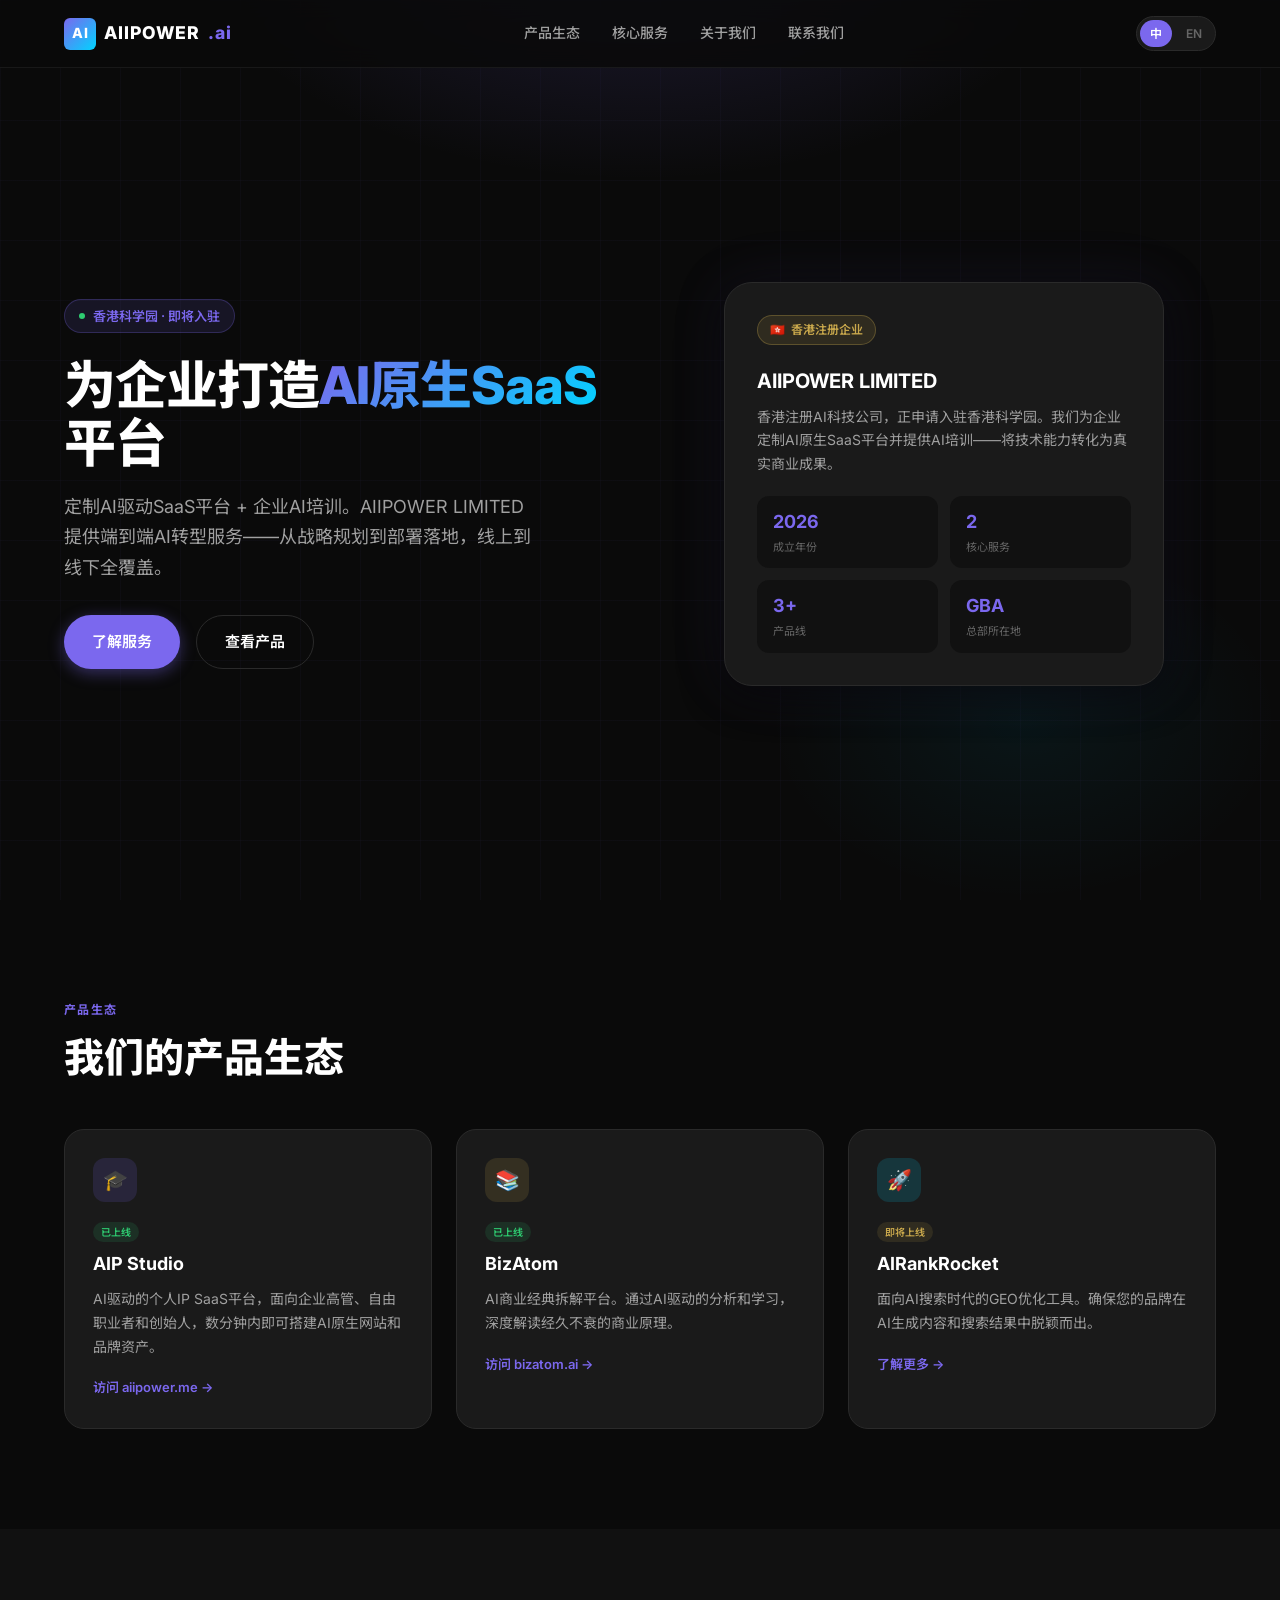
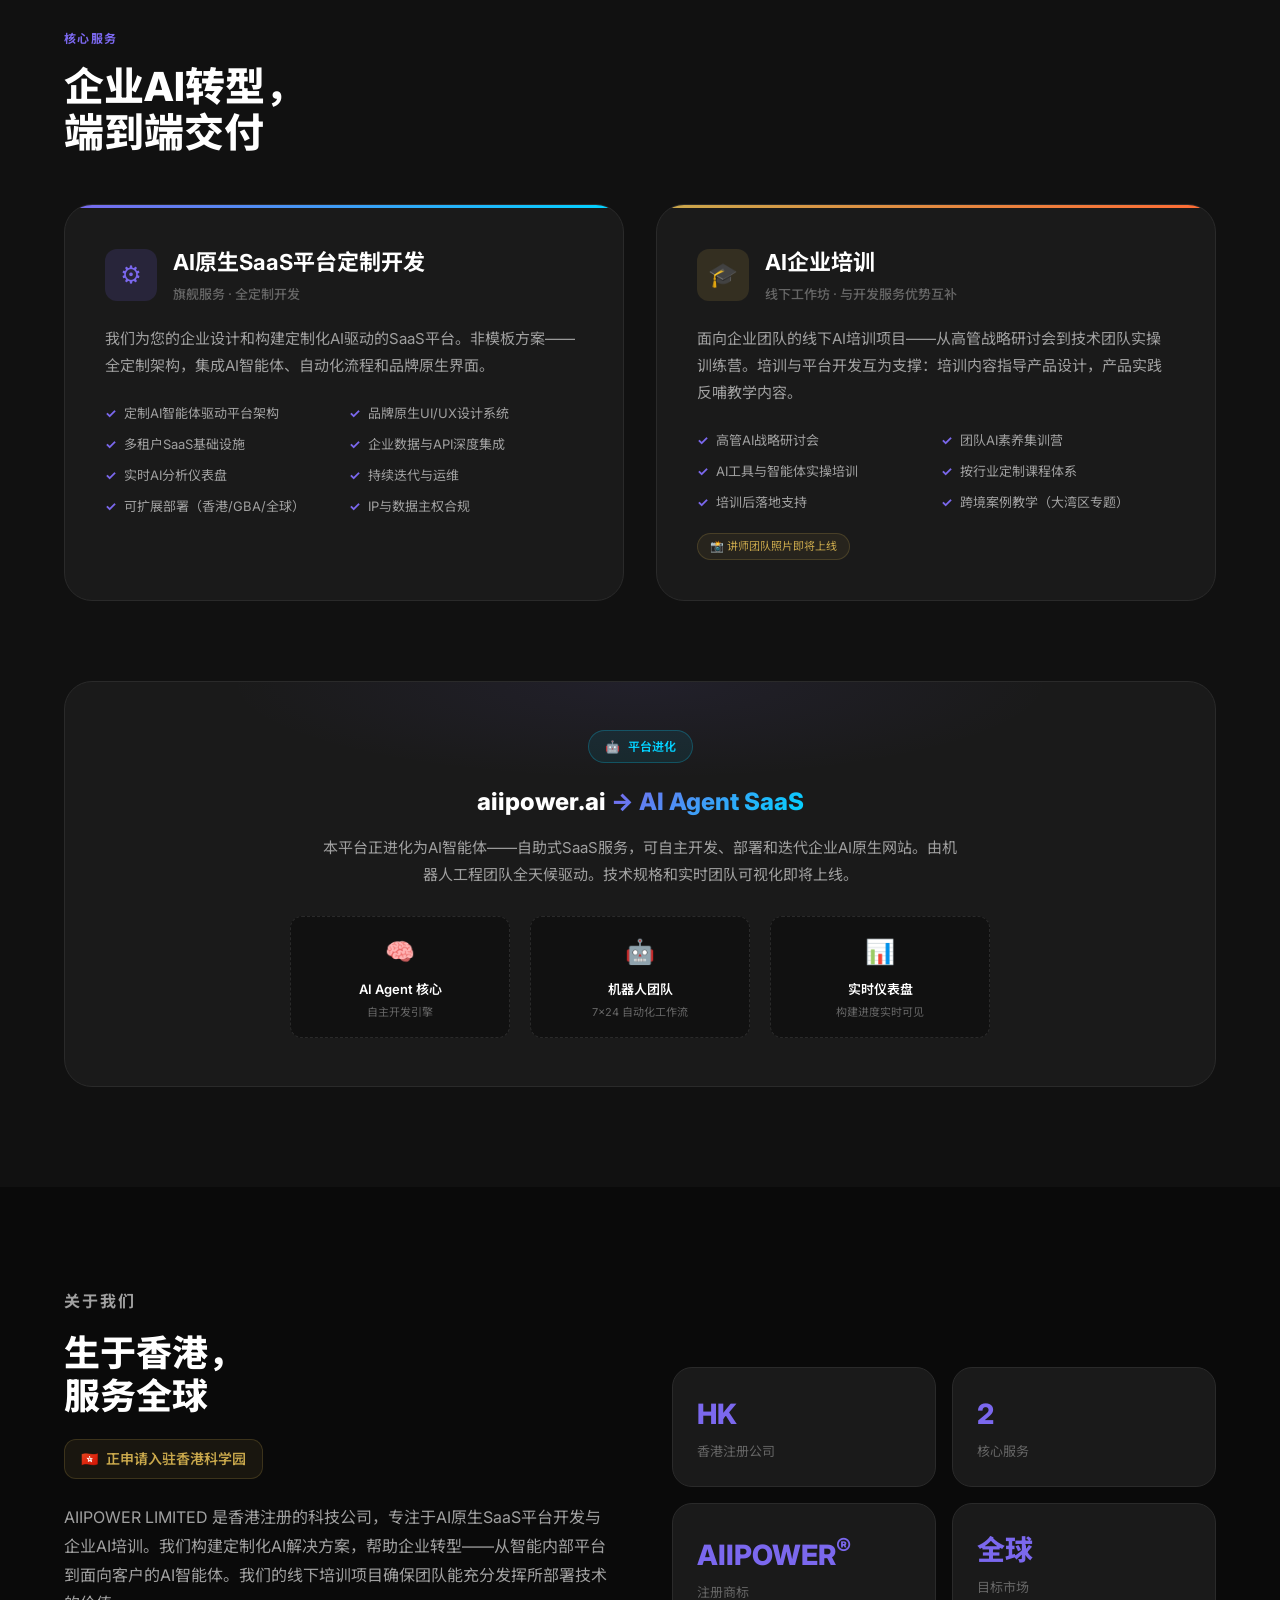
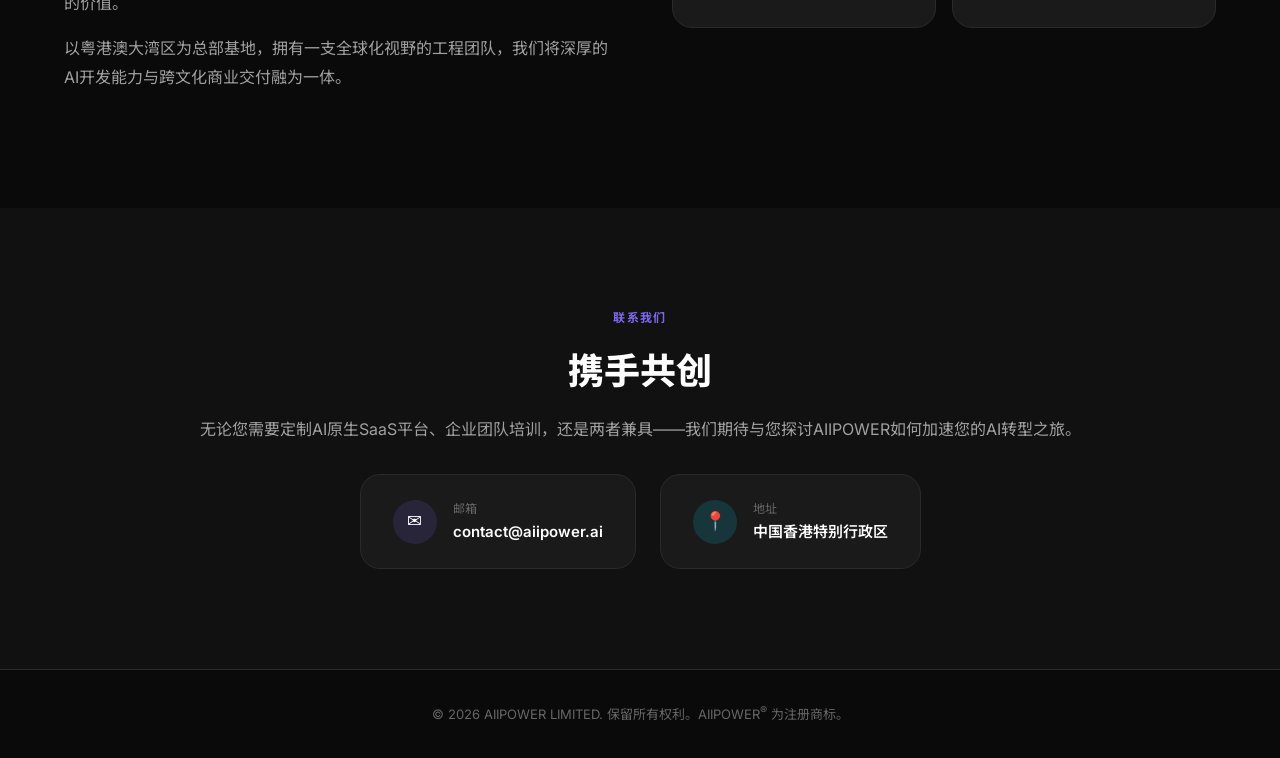
<file: aiipower.html>
<!DOCTYPE html>
<html lang="zh-CN">
<head>
<meta charset="UTF-8">
<meta name="viewport" content="width=device-width, initial-scale=1.0">
<title>AIIPOWER LIMITED — 企业AI原生SaaS开发与培训 | Enterprise AI-Native SaaS &amp; Training</title>
<meta name="description" content="AIIPOWER LIMITED 是香港注册的AI科技公司，专注企业AI原生SaaS平台定制开发与AI线下培训。总部位于粤港澳大湾区，即将入驻香港科学园。">
<link rel="preconnect" href="https://fonts.googleapis.com">
<link href="https://fonts.googleapis.com/css2?family=Inter:wght@400;500;600;700;800&family=Noto+Sans+SC:wght@400;500;700&display=swap" rel="stylesheet">
<style>
:root {
  --primary: #7B68EE; --primary-dark: #6B58DD;
  --accent-gold: #C9A84C; --accent-cyan: #00D4FF;
  --bg-primary: #0A0A0A; --bg-secondary: #111111;
  --bg-card: #1A1A1A; --bg-card-hover: #222222; --bg-card-border: #2A2A2A;
  --text-primary: #FFFFFF; --text-secondary: #A0A0A0; --text-muted: #666666;
  --radius-sm: 6px; --radius-md: 12px; --radius-lg: 20px; --radius-xl: 28px; --radius-full: 9999px;
  --shadow-lg: 0 8px 40px rgba(0,0,0,.6);
  --font-body: 'Inter','Noto Sans SC',system-ui,sans-serif;
}
* {margin:0;padding:0;box-sizing:border-box}
html{scroll-behavior:smooth}
body{font-family:var(--font-body);background:var(--bg-primary);color:var(--text-primary);line-height:1.6;overflow-x:hidden;-webkit-font-smoothing:antialiased}
a{color:inherit;text-decoration:none}
.container{max-width:1200px;margin:0 auto;padding:0 24px}

/* Nav */
.navbar{position:fixed;top:0;left:0;right:0;z-index:100;height:68px;background:rgba(10,10,10,.85);backdrop-filter:blur(12px);border-bottom:1px solid rgba(255,255,255,.06)}
.nav-inner{max-width:1200px;margin:0 auto;padding:0 24px;height:100%;display:flex;align-items:center;justify-content:space-between}
.nav-logo{font-size:1.1rem;font-weight:800;letter-spacing:1px;display:flex;align-items:center;gap:8px}
.nav-logo .logo-icon{width:32px;height:32px;background:linear-gradient(135deg,var(--primary),var(--accent-cyan));border-radius:6px;display:flex;align-items:center;justify-content:center;font-size:14px}
.nav-links{display:flex;align-items:center;gap:32px}
.nav-links a{font-size:14px;font-weight:500;color:var(--text-secondary);transition:color .2s}
.nav-links a:hover{color:var(--text-primary)}
.lang-switch{display:flex;align-items:center;gap:4px;background:var(--bg-card);border:1px solid var(--bg-card-border);border-radius:var(--radius-full);padding:3px;cursor:pointer;font-size:12px;font-weight:600}
.lang-switch span{padding:4px 10px;border-radius:var(--radius-full);transition:all .2s;color:var(--text-muted)}
.lang-switch span.active{background:var(--primary);color:#fff}

/* Hero */
.hero{min-height:100vh;display:flex;align-items:center;position:relative;overflow:hidden;padding-top:68px}
.hero-bg{position:absolute;inset:0;background:radial-gradient(ellipse 60% 50% at 50% -10%,rgba(123,104,238,.2) 0%,transparent 60%),radial-gradient(ellipse 40% 40% at 80% 80%,rgba(0,212,255,.06) 0%,transparent 50%);pointer-events:none}
.hero-grid{position:absolute;inset:0;background-image:linear-gradient(rgba(123,104,238,.03) 1px,transparent 1px),linear-gradient(90deg,rgba(123,104,238,.03) 1px,transparent 1px);background-size:60px 60px;pointer-events:none}
.hero-inner{position:relative;max-width:1200px;margin:0 auto;padding:80px 24px;display:grid;grid-template-columns:1fr 1fr;gap:64px;align-items:center}
.hero-badge{display:inline-flex;align-items:center;gap:8px;padding:6px 14px;border-radius:var(--radius-full);background:rgba(123,104,238,.12);border:1px solid rgba(123,104,238,.25);font-size:13px;font-weight:600;color:var(--primary);margin-bottom:24px}
.hero-badge .dot{width:6px;height:6px;border-radius:50%;background:#2ECC71;animation:pulse-dot 2s ease-in-out infinite}
@keyframes pulse-dot{0%,100%{opacity:1;transform:scale(1)}50%{opacity:.5;transform:scale(.8)}}
.hero h1{font-size:clamp(36px,5vw,52px);font-weight:800;line-height:1.1;letter-spacing:-.02em;margin-bottom:20px}
.hero h1 span{background:linear-gradient(135deg,var(--primary),var(--accent-cyan));-webkit-background-clip:text;-webkit-text-fill-color:transparent;background-clip:text}
.hero-subtitle{font-size:18px;color:var(--text-secondary);line-height:1.7;margin-bottom:32px;max-width:480px}
.hero-cta{display:flex;gap:16px;flex-wrap:wrap}
.btn{display:inline-flex;align-items:center;justify-content:center;gap:8px;padding:14px 28px;border-radius:var(--radius-full);font-size:15px;font-weight:600;transition:all .25s;white-space:nowrap;border:none;cursor:pointer;font-family:inherit}
.btn-primary{background:var(--primary);color:#fff;box-shadow:0 4px 16px rgba(123,104,238,.4)}
.btn-primary:hover{background:var(--primary-dark);transform:translateY(-2px);box-shadow:0 8px 24px rgba(123,104,238,.4)}
.btn-outline{background:transparent;color:var(--text-primary);border:1.5px solid var(--bg-card-border)}
.btn-outline:hover{border-color:var(--primary);color:var(--primary)}
.hero-visual{position:relative;display:flex;align-items:center;justify-content:center}
.hero-card{background:var(--bg-card);border:1px solid var(--bg-card-border);border-radius:var(--radius-xl);padding:32px;width:100%;max-width:440px;box-shadow:var(--shadow-lg),0 0 60px rgba(123,104,238,.1)}
.hero-card .hk-badge{display:inline-flex;align-items:center;gap:6px;padding:4px 12px;border-radius:var(--radius-full);background:rgba(201,168,76,.12);border:1px solid rgba(201,168,76,.3);font-size:12px;font-weight:600;color:var(--accent-gold);margin-bottom:20px}
.hero-card h3{font-size:20px;font-weight:700;margin-bottom:8px}
.hero-card p{font-size:14px;color:var(--text-secondary);line-height:1.7;margin-bottom:20px}
.hero-card .meta-grid{display:grid;grid-template-columns:1fr 1fr;gap:12px}
.hero-card .meta-item{background:var(--bg-secondary);border-radius:var(--radius-md);padding:12px 16px}
.hero-card .meta-item .val{font-size:18px;font-weight:700;color:var(--primary)}
.hero-card .meta-item .lbl{font-size:11px;color:var(--text-muted);margin-top:2px}

/* Products */
.products-section{padding:100px 0;position:relative}
.product-label{font-size:12px;font-weight:700;letter-spacing:.12em;text-transform:uppercase;color:var(--primary);margin-bottom:16px}
.product-title{font-size:clamp(28px,4vw,40px);font-weight:800;line-height:1.15;margin-bottom:48px}
.product-grid{display:grid;grid-template-columns:repeat(3,1fr);gap:24px}
.product-card{background:var(--bg-card);border:1px solid var(--bg-card-border);border-radius:var(--radius-lg);padding:28px;transition:all .3s}
.product-card:hover{background:var(--bg-card-hover);border-color:var(--primary);transform:translateY(-4px)}
.product-card .product-icon{width:44px;height:44px;border-radius:var(--radius-md);display:flex;align-items:center;justify-content:center;font-size:20px;margin-bottom:16px}
.product-card:nth-child(1) .product-icon{background:rgba(123,104,238,.15);color:var(--primary)}
.product-card:nth-child(2) .product-icon{background:rgba(201,168,76,.15);color:var(--accent-gold)}
.product-card:nth-child(3) .product-icon{background:rgba(0,212,255,.15);color:var(--accent-cyan)}
.product-card h4{font-size:18px;font-weight:700;margin-bottom:8px}
.product-card p{font-size:14px;color:var(--text-secondary);line-height:1.7;margin-bottom:16px}
.product-card .product-link{font-size:13px;font-weight:600;color:var(--primary);display:inline-flex;align-items:center;gap:4px;transition:gap .2s}
.product-card .product-link:hover{gap:8px}
.product-card .product-status{display:inline-block;padding:2px 8px;border-radius:var(--radius-full);font-size:10px;font-weight:600;margin-bottom:8px}
.status-live{background:rgba(46,204,113,.12);color:#2ECC71}
.status-soon{background:rgba(201,168,76,.12);color:var(--accent-gold)}

/* Services */
.services-section{padding:100px 0;background:var(--bg-secondary);position:relative}
.service-grid{display:grid;grid-template-columns:1fr 1fr;gap:32px;margin-bottom:80px}
.service-card{background:var(--bg-card);border:1px solid var(--bg-card-border);border-radius:var(--radius-xl);padding:40px;transition:all .3s;position:relative;overflow:hidden}
.service-card::before{content:'';position:absolute;top:0;left:0;right:0;height:3px}
.service-card:nth-child(1)::before{background:linear-gradient(90deg,var(--primary),var(--accent-cyan))}
.service-card:nth-child(2)::before{background:linear-gradient(90deg,var(--accent-gold),#FF6B35)}
.service-card:hover{background:var(--bg-card-hover);border-color:var(--primary);transform:translateY(-4px)}
.service-card .service-header{display:flex;align-items:center;gap:16px;margin-bottom:20px}
.service-card .service-icon{width:52px;height:52px;border-radius:var(--radius-md);display:flex;align-items:center;justify-content:center;font-size:24px;flex-shrink:0}
.service-card:nth-child(1) .service-icon{background:rgba(123,104,238,.15);color:var(--primary)}
.service-card:nth-child(2) .service-icon{background:rgba(201,168,76,.15);color:var(--accent-gold)}
.service-card h4{font-size:22px;font-weight:700;margin-bottom:4px}
.service-card .service-subtitle{font-size:13px;color:var(--text-muted);font-weight:500}
.service-card .service-desc{font-size:15px;color:var(--text-secondary);line-height:1.8;margin-bottom:24px}
.service-card .service-features{list-style:none;display:grid;grid-template-columns:1fr 1fr;gap:10px}
.service-card .service-features li{font-size:13px;color:var(--text-secondary);display:flex;align-items:flex-start;gap:8px;line-height:1.6}
.service-card .service-features li .check{color:var(--primary);font-weight:700;flex-shrink:0}
.service-card .service-coming{display:inline-flex;align-items:center;gap:6px;padding:4px 12px;border-radius:var(--radius-full);background:rgba(201,168,76,.08);border:1px solid rgba(201,168,76,.2);font-size:11px;color:var(--accent-gold);margin-top:20px}

/* AI Agent Platform */
.agent-section{padding:80px 0 100px;position:relative}
.agent-section::before{content:'';position:absolute;top:0;left:0;right:0;height:1px;background:linear-gradient(90deg,transparent,var(--bg-card-border),transparent)}
.agent-card{background:var(--bg-card);border:1px solid var(--bg-card-border);border-radius:var(--radius-xl);padding:48px;text-align:center;position:relative;overflow:hidden}
.agent-card::after{content:'';position:absolute;inset:0;background:radial-gradient(ellipse 60% 40% at 50% 0%,rgba(123,104,238,.08) 0%,transparent 60%);pointer-events:none}
.agent-card .agent-badge{display:inline-flex;align-items:center;gap:8px;padding:6px 16px;border-radius:var(--radius-full);background:rgba(0,212,255,.08);border:1px solid rgba(0,212,255,.25);font-size:12px;font-weight:600;color:var(--accent-cyan);margin-bottom:20px}
.agent-card h4{font-size:24px;font-weight:800;margin-bottom:12px}
.agent-card h4 span{background:linear-gradient(135deg,var(--primary),var(--accent-cyan));-webkit-background-clip:text;-webkit-text-fill-color:transparent;background-clip:text}
.agent-card .agent-desc{font-size:15px;color:var(--text-secondary);line-height:1.8;max-width:640px;margin:0 auto 28px}
.agent-card .agent-preview{display:grid;grid-template-columns:repeat(3,1fr);gap:20px;max-width:700px;margin:0 auto}
.agent-card .agent-preview-item{padding:16px;border-radius:var(--radius-md);background:var(--bg-secondary);border:1px dashed var(--bg-card-border)}
.agent-card .agent-preview-item .preview-icon{font-size:24px;margin-bottom:8px}
.agent-card .agent-preview-item .preview-label{font-size:13px;font-weight:600;margin-bottom:4px}
.agent-card .agent-preview-item .preview-hint{font-size:11px;color:var(--text-muted)}

/* Company */
.company-section{padding:100px 0}
.company-content{display:grid;grid-template-columns:1fr 1fr;gap:64px;align-items:center}
.company-info h2{font-size:clamp(28px,4vw,36px);font-weight:800;line-height:1.2;margin-bottom:20px}
.company-info p{font-size:16px;color:var(--text-secondary);line-height:1.8;margin-bottom:16px}
.company-info .hk-highlight{display:inline-flex;align-items:center;gap:8px;padding:8px 16px;border-radius:var(--radius-md);background:rgba(201,168,76,.08);border:1px solid rgba(201,168,76,.2);font-size:14px;font-weight:600;color:var(--accent-gold);margin-bottom:24px}
.company-stats{display:grid;grid-template-columns:1fr 1fr;gap:16px}
.stat-card{background:var(--bg-card);border:1px solid var(--bg-card-border);border-radius:var(--radius-lg);padding:24px}
.stat-card .stat-num{font-size:28px;font-weight:800;color:var(--primary);margin-bottom:4px}
.stat-card .stat-lbl{font-size:13px;color:var(--text-muted)}

/* Contact */
.contact-section{padding:100px 0;background:var(--bg-secondary);text-align:center}
.contact-section h2{font-size:clamp(28px,4vw,36px);font-weight:800;margin-bottom:16px}
.contact-section .contact-desc{font-size:16px;color:var(--text-secondary);margin-bottom:32px}
.contact-cards{display:flex;justify-content:center;gap:24px;flex-wrap:wrap}
.contact-card{background:var(--bg-card);border:1px solid var(--bg-card-border);border-radius:var(--radius-lg);padding:24px 32px;display:flex;align-items:center;gap:16px;transition:all .3s}
.contact-card:hover{background:var(--bg-card-hover);border-color:var(--primary)}
.contact-card .c-icon{width:44px;height:44px;border-radius:50%;display:flex;align-items:center;justify-content:center;font-size:18px;flex-shrink:0}
.contact-card:nth-child(1) .c-icon{background:rgba(123,104,238,.15)}
.contact-card:nth-child(2) .c-icon{background:rgba(0,212,255,.15)}
.contact-card .c-info{text-align:left}
.contact-card .c-lbl{font-size:12px;color:var(--text-muted);margin-bottom:2px}
.contact-card .c-val{font-size:15px;font-weight:600}

/* Footer */
.footer{padding:32px 0;border-top:1px solid var(--bg-card-border);text-align:center}
.footer p{font-size:13px;color:var(--text-muted)}

@media(max-width:768px){
  .hero-inner,.company-content{grid-template-columns:1fr;gap:40px}
  .product-grid,.service-grid{grid-template-columns:1fr}
  .service-card .service-features{grid-template-columns:1fr}
  .agent-card .agent-preview{grid-template-columns:1fr}
  .hero-visual{order:-1}
  .hero h1{font-size:32px}
  .nav-links{display:none}
}
</style>
</head>
<body>

<!-- Nav -->
<nav class="navbar">
  <div class="nav-inner">
    <a href="#" class="nav-logo">
      <div class="logo-icon">AI</div>
      AIIPOWER<span style="color:var(--primary)">.ai</span>
    </a>
    <div class="nav-links">
      <a href="#products" data-i18n="nav-products">产品生态</a>
      <a href="#services" data-i18n="nav-services">核心服务</a>
      <a href="#company" data-i18n="nav-about">关于我们</a>
      <a href="#contact" data-i18n="nav-contact">联系我们</a>
    </div>
    <div class="lang-switch" id="langSwitch" onclick="setLang(document.documentElement.lang==='zh-CN'?'en':'zh')">
      <span id="langZh">中</span><span id="langEn">EN</span>
    </div>
  </div>
</nav>

<!-- Hero -->
<section class="hero">
  <div class="hero-bg"></div>
  <div class="hero-grid"></div>
  <div class="hero-inner">
    <div class="hero-content">
      <div class="hero-badge"><span class="dot"></span> <span data-i18n="hero-badge">香港科学园 · 即将入驻</span></div>
      <h1 data-i18n="hero-title">为企业打造<span>AI原生SaaS</span>平台</h1>
      <p class="hero-subtitle" data-i18n="hero-subtitle">定制AI驱动SaaS平台 + 企业AI培训。AIIPOWER LIMITED 提供端到端AI转型服务——从战略规划到部署落地，线上到线下全覆盖。</p>
      <div class="hero-cta">
        <a href="#services" class="btn btn-primary" data-i18n="hero-cta1">了解服务</a>
        <a href="#products" class="btn btn-outline" data-i18n="hero-cta2">查看产品</a>
      </div>
    </div>
    <div class="hero-visual">
      <div class="hero-card">
        <div class="hk-badge">🇭🇰 <span data-i18n="hero-card-badge">香港注册企业</span></div>
        <h3>AIIPOWER LIMITED</h3>
        <p data-i18n="hero-card-desc">香港注册AI科技公司，正申请入驻香港科学园。我们为企业定制AI原生SaaS平台并提供AI培训——将技术能力转化为真实商业成果。</p>
        <div class="meta-grid">
          <div class="meta-item">
            <div class="val">2026</div>
            <div class="lbl" data-i18n="hero-meta1">成立年份</div>
          </div>
          <div class="meta-item">
            <div class="val">2</div>
            <div class="lbl" data-i18n="hero-meta2">核心服务</div>
          </div>
          <div class="meta-item">
            <div class="val">3+</div>
            <div class="lbl" data-i18n="hero-meta3">产品线</div>
          </div>
          <div class="meta-item">
            <div class="val">GBA</div>
            <div class="lbl" data-i18n="hero-meta4">总部所在地</div>
          </div>
        </div>
      </div>
    </div>
  </div>
</section>

<!-- Products -->
<section class="products-section" id="products">
  <div class="container">
    <p class="product-label" data-i18n="products-label">产品生态</p>
    <h2 class="product-title" data-i18n="products-title">我们的产品生态</h2>
    <div class="product-grid">
      <div class="product-card">
        <div class="product-icon">🎓</div>
        <span class="product-status status-live" data-i18n="p1-status">已上线</span>
        <h4>AIP Studio</h4>
        <p data-i18n="p1-desc">AI驱动的个人IP SaaS平台，面向企业高管、自由职业者和创始人，数分钟内即可搭建AI原生网站和品牌资产。</p>
        <a href="https://aiipower.me" class="product-link" target="_blank" data-i18n="p1-link">访问 aiipower.me →</a>
      </div>
      <div class="product-card">
        <div class="product-icon">📚</div>
        <span class="product-status status-live" data-i18n="p2-status">已上线</span>
        <h4>BizAtom</h4>
        <p data-i18n="p2-desc">AI商业经典拆解平台。通过AI驱动的分析和学习，深度解读经久不衰的商业原理。</p>
        <a href="https://bizatom.ai" class="product-link" target="_blank" data-i18n="p2-link">访问 bizatom.ai →</a>
      </div>
      <div class="product-card">
        <div class="product-icon">🚀</div>
        <span class="product-status status-soon" data-i18n="p3-status">即将上线</span>
        <h4>AIRankRocket</h4>
        <p data-i18n="p3-desc">面向AI搜索时代的GEO优化工具。确保您的品牌在AI生成内容和搜索结果中脱颖而出。</p>
        <a href="https://airankrocket.net" class="product-link" target="_blank" data-i18n="p3-link">了解更多 →</a>
      </div>
    </div>
  </div>
</section>

<!-- Services -->
<section class="services-section" id="services">
  <div class="container">
    <p class="product-label" data-i18n="services-label">核心服务</p>
    <h2 class="product-title" data-i18n="services-title">企业AI转型，<br>端到端交付</h2>
    <div class="service-grid">

      <!-- Service 1: AI-Native SaaS Platform Development -->
      <div class="service-card">
        <div class="service-header">
          <div class="service-icon">⚙️</div>
          <div>
            <h4 data-i18n="s1-title">AI原生SaaS平台定制开发</h4>
            <div class="service-subtitle" data-i18n="s1-subtitle">旗舰服务 · 全定制开发</div>
          </div>
        </div>
        <p class="service-desc" data-i18n="s1-desc">我们为您的企业设计和构建定制化AI驱动的SaaS平台。非模板方案——全定制架构，集成AI智能体、自动化流程和品牌原生界面。</p>
        <ul class="service-features">
          <li><span class="check">✓</span> <span data-i18n="s1-f1">定制AI智能体驱动平台架构</span></li>
          <li><span class="check">✓</span> <span data-i18n="s1-f2">品牌原生UI/UX设计系统</span></li>
          <li><span class="check">✓</span> <span data-i18n="s1-f3">多租户SaaS基础设施</span></li>
          <li><span class="check">✓</span> <span data-i18n="s1-f4">企业数据与API深度集成</span></li>
          <li><span class="check">✓</span> <span data-i18n="s1-f5">实时AI分析仪表盘</span></li>
          <li><span class="check">✓</span> <span data-i18n="s1-f6">持续迭代与运维</span></li>
          <li><span class="check">✓</span> <span data-i18n="s1-f7">可扩展部署（香港/GBA/全球）</span></li>
          <li><span class="check">✓</span> <span data-i18n="s1-f8">IP与数据主权合规</span></li>
        </ul>
      </div>

      <!-- Service 2: AI Enterprise Training -->
      <div class="service-card">
        <div class="service-header">
          <div class="service-icon">🎓</div>
          <div>
            <h4 data-i18n="s2-title">AI企业培训</h4>
            <div class="service-subtitle" data-i18n="s2-subtitle">线下工作坊 · 与开发服务优势互补</div>
          </div>
        </div>
        <p class="service-desc" data-i18n="s2-desc">面向企业团队的线下AI培训项目——从高管战略研讨会到技术团队实操训练营。培训与平台开发互为支撑：培训内容指导产品设计，产品实践反哺教学内容。</p>
        <ul class="service-features">
          <li><span class="check">✓</span> <span data-i18n="s2-f1">高管AI战略研讨会</span></li>
          <li><span class="check">✓</span> <span data-i18n="s2-f2">团队AI素养集训营</span></li>
          <li><span class="check">✓</span> <span data-i18n="s2-f3">AI工具与智能体实操培训</span></li>
          <li><span class="check">✓</span> <span data-i18n="s2-f4">按行业定制课程体系</span></li>
          <li><span class="check">✓</span> <span data-i18n="s2-f5">培训后落地支持</span></li>
          <li><span class="check">✓</span> <span data-i18n="s2-f6">跨境案例教学（大湾区专题）</span></li>
        </ul>
        <div class="service-coming" data-i18n="s2-photos">📸 讲师团队照片即将上线</div>
      </div>

    </div>

    <!-- AI Agent Platform teaser -->
    <div class="agent-card">
      <div class="agent-badge">🤖 <span data-i18n="agent-badge">平台进化</span></div>
      <h4 data-i18n="agent-title">aiipower.ai <span>→ AI Agent SaaS</span></h4>
      <p class="agent-desc" data-i18n="agent-desc">本平台正进化为AI智能体——自助式SaaS服务，可自主开发、部署和迭代企业AI原生网站。由机器人工程团队全天候驱动。技术规格和实时团队可视化即将上线。</p>
      <div class="agent-preview">
        <div class="agent-preview-item">
          <div class="preview-icon">🧠</div>
          <div class="preview-label" data-i18n="agent-p1-label">AI Agent 核心</div>
          <div class="preview-hint" data-i18n="agent-p1-hint">自主开发引擎</div>
        </div>
        <div class="agent-preview-item">
          <div class="preview-icon">🤖</div>
          <div class="preview-label" data-i18n="agent-p2-label">机器人团队</div>
          <div class="preview-hint" data-i18n="agent-p2-hint">7x24 自动化工作流</div>
        </div>
        <div class="agent-preview-item">
          <div class="preview-icon">📊</div>
          <div class="preview-label" data-i18n="agent-p3-label">实时仪表盘</div>
          <div class="preview-hint" data-i18n="agent-p3-hint">构建进度实时可见</div>
        </div>
      </div>
    </div>

  </div>
</section>

<!-- Company -->
<section class="company-section" id="company">
  <div class="container">
    <div class="company-content">
      <div class="company-info">
        <p class="product-label" data-i18n="about-label">关于我们</p>
        <h2 data-i18n="about-title">生于香港，<br>服务全球</h2>
        <div class="hk-highlight">🇭🇰 <span data-i18n="about-badge">正申请入驻香港科学园</span></div>
        <p data-i18n="about-p1">AIIPOWER LIMITED 是香港注册的科技公司，专注于AI原生SaaS平台开发与企业AI培训。我们构建定制化AI解决方案，帮助企业转型——从智能内部平台到面向客户的AI智能体。我们的线下培训项目确保团队能充分发挥所部署技术的价值。</p>
        <p data-i18n="about-p2">以粤港澳大湾区为总部基地，拥有一支全球化视野的工程团队，我们将深厚的AI开发能力与跨文化商业交付融为一体。</p>
      </div>
      <div class="company-stats">
        <div class="stat-card">
          <div class="stat-num">HK</div>
          <div class="stat-lbl" data-i18n="about-stat1">香港注册公司</div>
        </div>
        <div class="stat-card">
          <div class="stat-num">2</div>
          <div class="stat-lbl" data-i18n="about-stat2">核心服务</div>
        </div>
        <div class="stat-card">
          <div class="stat-num">AIIPOWER<sup>®</sup></div>
          <div class="stat-lbl" data-i18n="about-stat3">注册商标</div>
        </div>
        <div class="stat-card">
          <div class="stat-num" data-i18n="about-stat4-val">全球</div>
          <div class="stat-lbl" data-i18n="about-stat4">目标市场</div>
        </div>
      </div>
    </div>
  </div>
</section>

<!-- Contact -->
<section class="contact-section" id="contact">
  <div class="container">
    <p class="product-label" data-i18n="contact-label">联系我们</p>
    <h2 data-i18n="contact-title">携手共创</h2>
    <p class="contact-desc" data-i18n="contact-desc">无论您需要定制AI原生SaaS平台、企业团队培训，还是两者兼具——我们期待与您探讨AIIPOWER如何加速您的AI转型之旅。</p>
    <div class="contact-cards">
      <a href="mailto:contact@aiipower.ai" class="contact-card">
        <div class="c-icon">✉️</div>
        <div class="c-info">
          <div class="c-lbl" data-i18n="contact-email-lbl">邮箱</div>
          <div class="c-val">contact@aiipower.ai</div>
        </div>
      </a>
      <div class="contact-card">
        <div class="c-icon">📍</div>
        <div class="c-info">
          <div class="c-lbl" data-i18n="contact-loc-lbl">地址</div>
          <div class="c-val" data-i18n="contact-loc">中国香港特别行政区</div>
        </div>
      </div>
    </div>
  </div>
</section>

<!-- Footer -->
<footer class="footer">
  <div class="container">
    <p data-i18n="footer-text">&copy; 2026 AIIPOWER LIMITED. 保留所有权利。AIIPOWER<sup>&reg;</sup> 为注册商标。</p>
  </div>
</footer>

<script>
var i18n = {
  zh: {
    'nav-products':'产品生态','nav-services':'核心服务','nav-about':'关于我们','nav-contact':'联系我们',
    'hero-badge':'香港科学园 · 即将入驻',
    'hero-title':'为企业打造<span>AI原生SaaS</span>平台',
    'hero-subtitle':'定制AI驱动SaaS平台 + 企业AI培训。AIIPOWER LIMITED 提供端到端AI转型服务——从战略规划到部署落地，线上到线下全覆盖。',
    'hero-cta1':'了解服务','hero-cta2':'查看产品',
    'hero-card-badge':'香港注册企业',
    'hero-card-desc':'香港注册AI科技公司，正申请入驻香港科学园。我们为企业定制AI原生SaaS平台并提供AI培训——将技术能力转化为真实商业成果。',
    'hero-meta1':'成立年份','hero-meta2':'核心服务','hero-meta3':'产品线','hero-meta4':'总部所在地',
    'products-label':'产品生态','products-title':'我们的产品生态',
    'p1-status':'已上线','p1-desc':'AI驱动的个人IP SaaS平台，面向企业高管、自由职业者和创始人，数分钟内即可搭建AI原生网站和品牌资产。','p1-link':'访问 aiipower.me →',
    'p2-status':'已上线','p2-desc':'AI商业经典拆解平台。通过AI驱动的分析和学习，深度解读经久不衰的商业原理。','p2-link':'访问 bizatom.ai →',
    'p3-status':'即将上线','p3-desc':'面向AI搜索时代的GEO优化工具。确保您的品牌在AI生成内容和搜索结果中脱颖而出。','p3-link':'了解更多 →',
    'services-label':'核心服务','services-title':'企业AI转型，<br>端到端交付',
    's1-title':'AI原生SaaS平台定制开发','s1-subtitle':'旗舰服务 · 全定制开发',
    's1-desc':'我们为您的企业设计和构建定制化AI驱动的SaaS平台。非模板方案——全定制架构，集成AI智能体、自动化流程和品牌原生界面。',
    's1-f1':'定制AI智能体驱动平台架构','s1-f2':'品牌原生UI/UX设计系统','s1-f3':'多租户SaaS基础设施','s1-f4':'企业数据与API深度集成',
    's1-f5':'实时AI分析仪表盘','s1-f6':'持续迭代与运维','s1-f7':'可扩展部署（香港/GBA/全球）','s1-f8':'IP与数据主权合规',
    's2-title':'AI企业培训','s2-subtitle':'线下工作坊 · 与开发服务优势互补',
    's2-desc':'面向企业团队的线下AI培训项目——从高管战略研讨会到技术团队实操训练营。培训与平台开发互为支撑：培训内容指导产品设计，产品实践反哺教学内容。',
    's2-f1':'高管AI战略研讨会','s2-f2':'团队AI素养集训营','s2-f3':'AI工具与智能体实操培训',
    's2-f4':'按行业定制课程体系','s2-f5':'培训后落地支持','s2-f6':'跨境案例教学（大湾区专题）',
    's2-photos':'📸 讲师团队照片即将上线',
    'agent-badge':'平台进化','agent-title':'aiipower.ai <span>→ AI Agent SaaS</span>',
    'agent-desc':'本平台正进化为AI智能体——自助式SaaS服务，可自主开发、部署和迭代企业AI原生网站。由机器人工程团队全天候驱动。技术规格和实时团队可视化即将上线。',
    'agent-p1-label':'AI Agent 核心','agent-p1-hint':'自主开发引擎',
    'agent-p2-label':'机器人团队','agent-p2-hint':'7x24 自动化工作流',
    'agent-p3-label':'实时仪表盘','agent-p3-hint':'构建进度实时可见',
    'about-label':'关于我们','about-title':'生于香港，<br>服务全球','about-badge':'正申请入驻香港科学园',
    'about-p1':'AIIPOWER LIMITED 是香港注册的科技公司，专注于AI原生SaaS平台开发与企业AI培训。我们构建定制化AI解决方案，帮助企业转型——从智能内部平台到面向客户的AI智能体。我们的线下培训项目确保团队能充分发挥所部署技术的价值。',
    'about-p2':'以粤港澳大湾区为总部基地，拥有一支全球化视野的工程团队，我们将深厚的AI开发能力与跨文化商业交付融为一体。',
    'about-stat1':'香港注册公司','about-stat2':'核心服务','about-stat3':'注册商标','about-stat4-val':'全球','about-stat4':'目标市场',
    'contact-label':'联系我们','contact-title':'携手共创',
    'contact-desc':'无论您需要定制AI原生SaaS平台、企业团队培训，还是两者兼具——我们期待与您探讨AIIPOWER如何加速您的AI转型之旅。',
    'contact-email-lbl':'邮箱','contact-loc-lbl':'地址','contact-loc':'中国香港特别行政区',
    'footer-text':'&copy; 2026 AIIPOWER LIMITED. 保留所有权利。AIIPOWER<sup>&reg;</sup> 为注册商标。'
  },
  en: {
    'nav-products':'Products','nav-services':'Services','nav-about':'About','nav-contact':'Contact',
    'hero-badge':'Hong Kong Science Park · Incoming',
    'hero-title':'We Build <span>AI-Native SaaS</span> for Your Enterprise',
    'hero-subtitle':'Custom AI-powered SaaS platforms + enterprise AI training. AIIPOWER LIMITED delivers end-to-end AI transformation — from strategy to deployment, online to offline.',
    'hero-cta1':'Explore Services','hero-cta2':'View Products',
    'hero-card-badge':'Hong Kong Registered',
    'hero-card-desc':'A Hong Kong-registered AI technology company applying for admission to Hong Kong Science Park. We build custom AI-native SaaS platforms and deliver enterprise AI training — bridging capability with real-world results.',
    'hero-meta1':'Established','hero-meta2':'Core Services','hero-meta3':'Product Lines','hero-meta4':'Headquarters',
    'products-label':'Product Ecosystem','products-title':'Our Product Ecosystem',
    'p1-status':'Live','p1-desc':'AI-powered personal IP SaaS platform for executives, freelancers, and founders to build AI-native websites and brand assets in minutes.','p1-link':'Visit aiipower.me →',
    'p2-status':'Live','p2-desc':'AI business classics deconstruction platform. Deep-dive into timeless business principles through AI-powered analysis and learning.','p2-link':'Visit bizatom.ai →',
    'p3-status':'Coming Soon','p3-desc':'GEO optimization tool for the AI search era. Ensure your brand stands out and ranks in AI-generated content and search results.','p3-link':'Learn More →',
    'services-label':'Core Services','services-title':'Enterprise AI Transformation,<br>End-to-End',
    's1-title':'AI-Native SaaS Platform Development','s1-subtitle':'Flagship Service · Custom Build',
    's1-desc':'We design and build custom AI-powered SaaS platforms tailored to your enterprise workflows. Not templates — fully bespoke solutions that integrate AI agents, automation pipelines, and brand-native interfaces.',
    's1-f1':'Custom AI agent-driven platform architecture','s1-f2':'Brand-native UI/UX design system','s1-f3':'Multi-tenant SaaS infrastructure','s1-f4':'Integration with enterprise data & APIs',
    's1-f5':'Real-time AI analytics dashboard','s1-f6':'Continuous iteration & maintenance','s1-f7':'Scalable deployment (HK/GBA/Global)','s1-f8':'IP & data sovereignty compliance',
    's2-title':'AI Enterprise Training','s2-subtitle':'Offline Workshops · Synergy with Platform Dev',
    's2-desc':'On-site AI training programs designed for corporate teams — from C-suite strategy sessions to hands-on engineering workshops. Training and platform development feed each other: what we teach informs what we build, and vice versa.',
    's2-f1':'Executive AI strategy workshops','s2-f2':'Team AI literacy bootcamps','s2-f3':'Hands-on AI tool & agent training',
    's2-f4':'Custom curriculum per industry vertical','s2-f5':'Post-training implementation support','s2-f6':'Cross-border case studies (GBA focus)',
    's2-photos':'📸 Instructor team photos coming soon',
    'agent-badge':'Platform Evolution','agent-title':'aiipower.ai <span>→ AI Agent SaaS</span>',
    'agent-desc':'This very platform is evolving into an AI agent — a self-service SaaS that autonomously develops, deploys, and iterates enterprise AI-native websites. Powered by a robot engineering team working around the clock. Technical specifications and live team visuals coming soon.',
    'agent-p1-label':'AI Agent Core','agent-p1-hint':'Autonomous development engine',
    'agent-p2-label':'Robot Team','agent-p2-hint':'24/7 automated workflows',
    'agent-p3-label':'Live Dashboard','agent-p3-hint':'Real-time build progress',
    'about-label':'About Us','about-title':'Born in Hong Kong,<br>Built for the World','about-badge':'Applying for Hong Kong Science Park Admission',
    'about-p1':'AIIPOWER LIMITED is incorporated in Hong Kong as a technology company focused on AI-native SaaS platform development and enterprise AI training. We build custom AI solutions that transform how enterprises operate — from intelligent internal platforms to customer-facing AI agents. Our offline training programs ensure teams are equipped to fully leverage the technology we deploy.',
    'about-p2':'With the Greater Bay Area as our home base and a globally-minded engineering team, we combine deep AI development capability with cross-cultural business delivery.',
    'about-stat1':'Registered Company','about-stat2':'Core Services','about-stat3':'Registered Trademark','about-stat4-val':'Global','about-stat4':'Target Market',
    'contact-label':'Get in Touch','contact-title':'Let\'s Build Together',
    'contact-desc':'Whether you need a custom AI-native SaaS platform, enterprise team training, or both — we\'d love to discuss how AIIPOWER can accelerate your AI transformation.',
    'contact-email-lbl':'Email','contact-loc-lbl':'Location','contact-loc':'Hong Kong SAR, China',
    'footer-text':'&copy; 2026 AIIPOWER LIMITED. All rights reserved. AIIPOWER<sup>&reg;</sup> is a registered trademark.'
  }
};

function setLang(lang) {
  var l = lang === 'en' ? 'en' : 'zh';
  var dict = l === 'en' ? i18n.en : i18n.zh;
  document.documentElement.lang = l === 'en' ? 'en' : 'zh-CN';
  document.querySelectorAll('[data-i18n]').forEach(function(el) {
    var key = el.getAttribute('data-i18n');
    if (dict[key]) {
      if (key === 'hero-title' || key === 'agent-title' || key === 'footer-text' || key === 'services-title' || key === 'about-title') {
        el.innerHTML = dict[key];
      } else {
        el.textContent = dict[key];
      }
    }
  });
  // Update lang switch pills
  document.getElementById('langZh').className = l === 'zh' ? 'active' : '';
  document.getElementById('langEn').className = l === 'en' ? 'active' : '';
  localStorage.setItem('aiipower-lang', l);
}

// Init
(function() {
  var saved = localStorage.getItem('aiipower-lang') || 'zh';
  setLang(saved);
})();
</script>

</body>
</html>
</file>
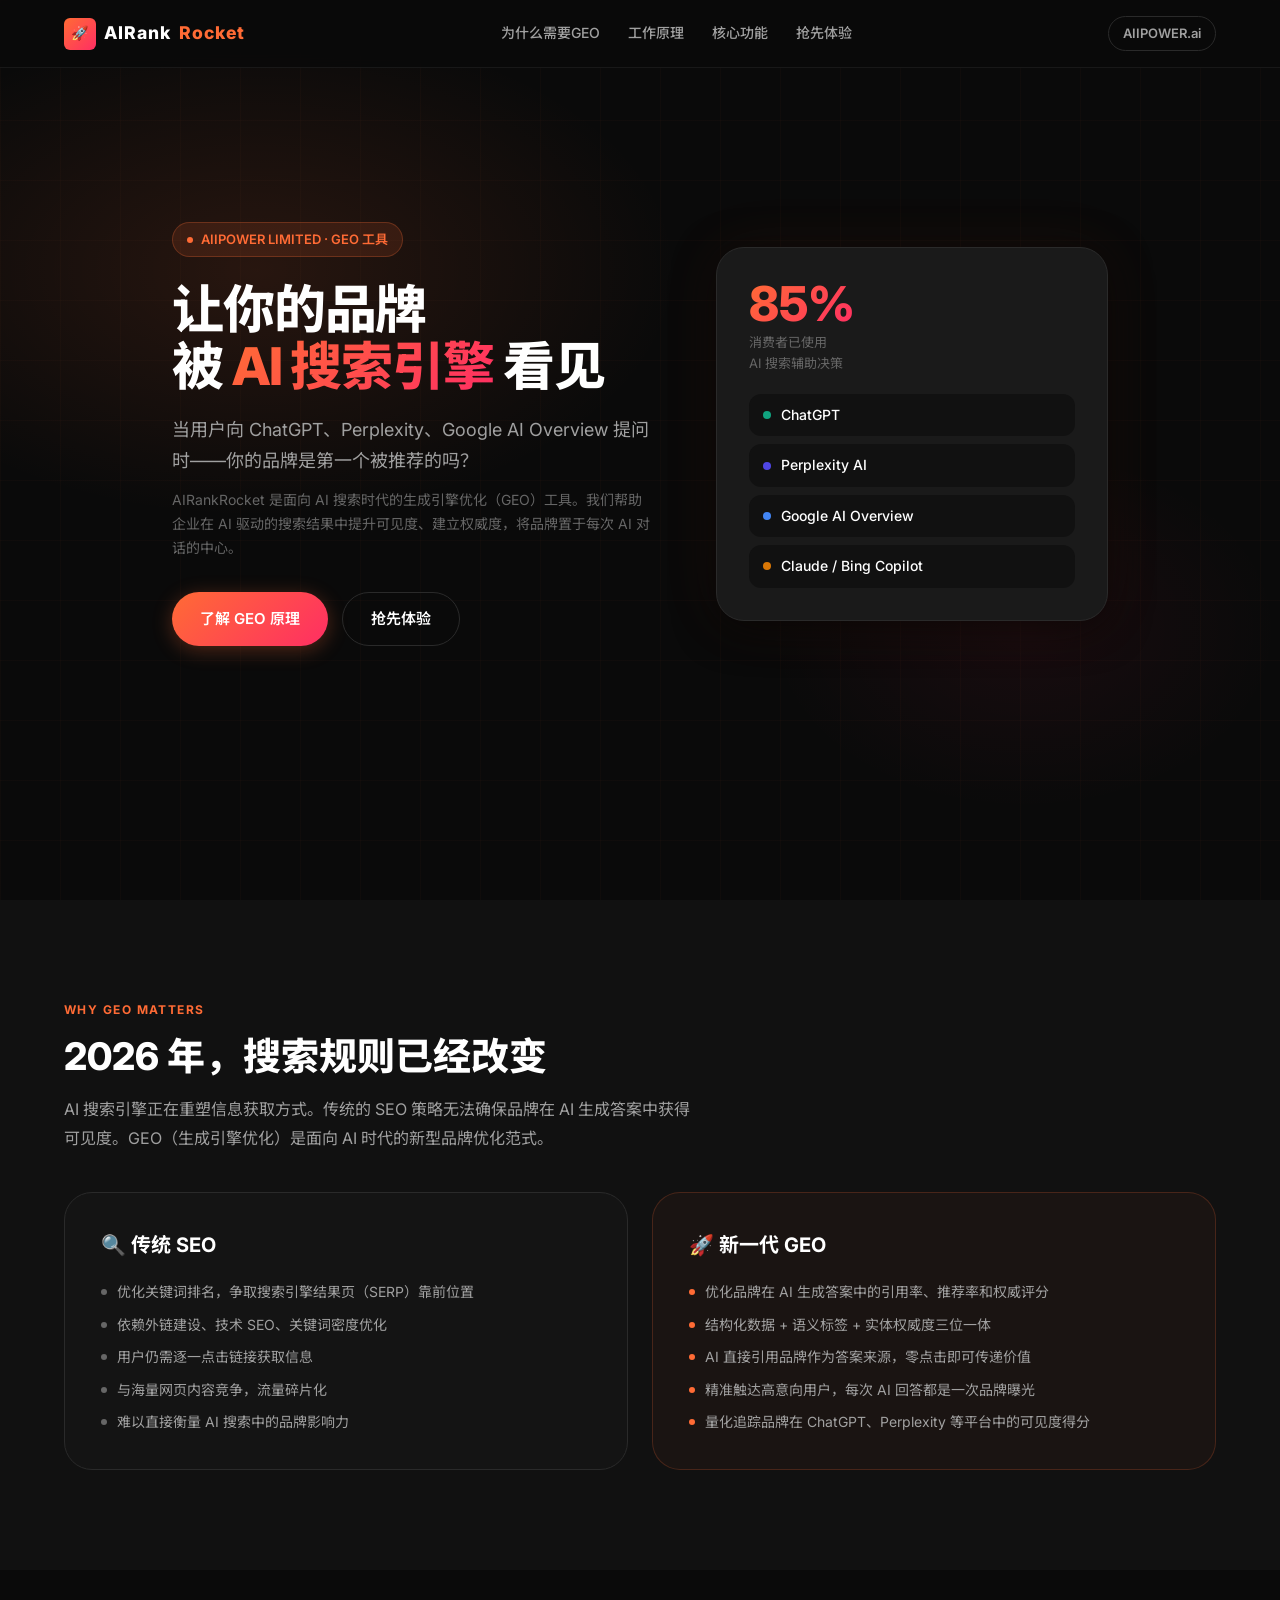
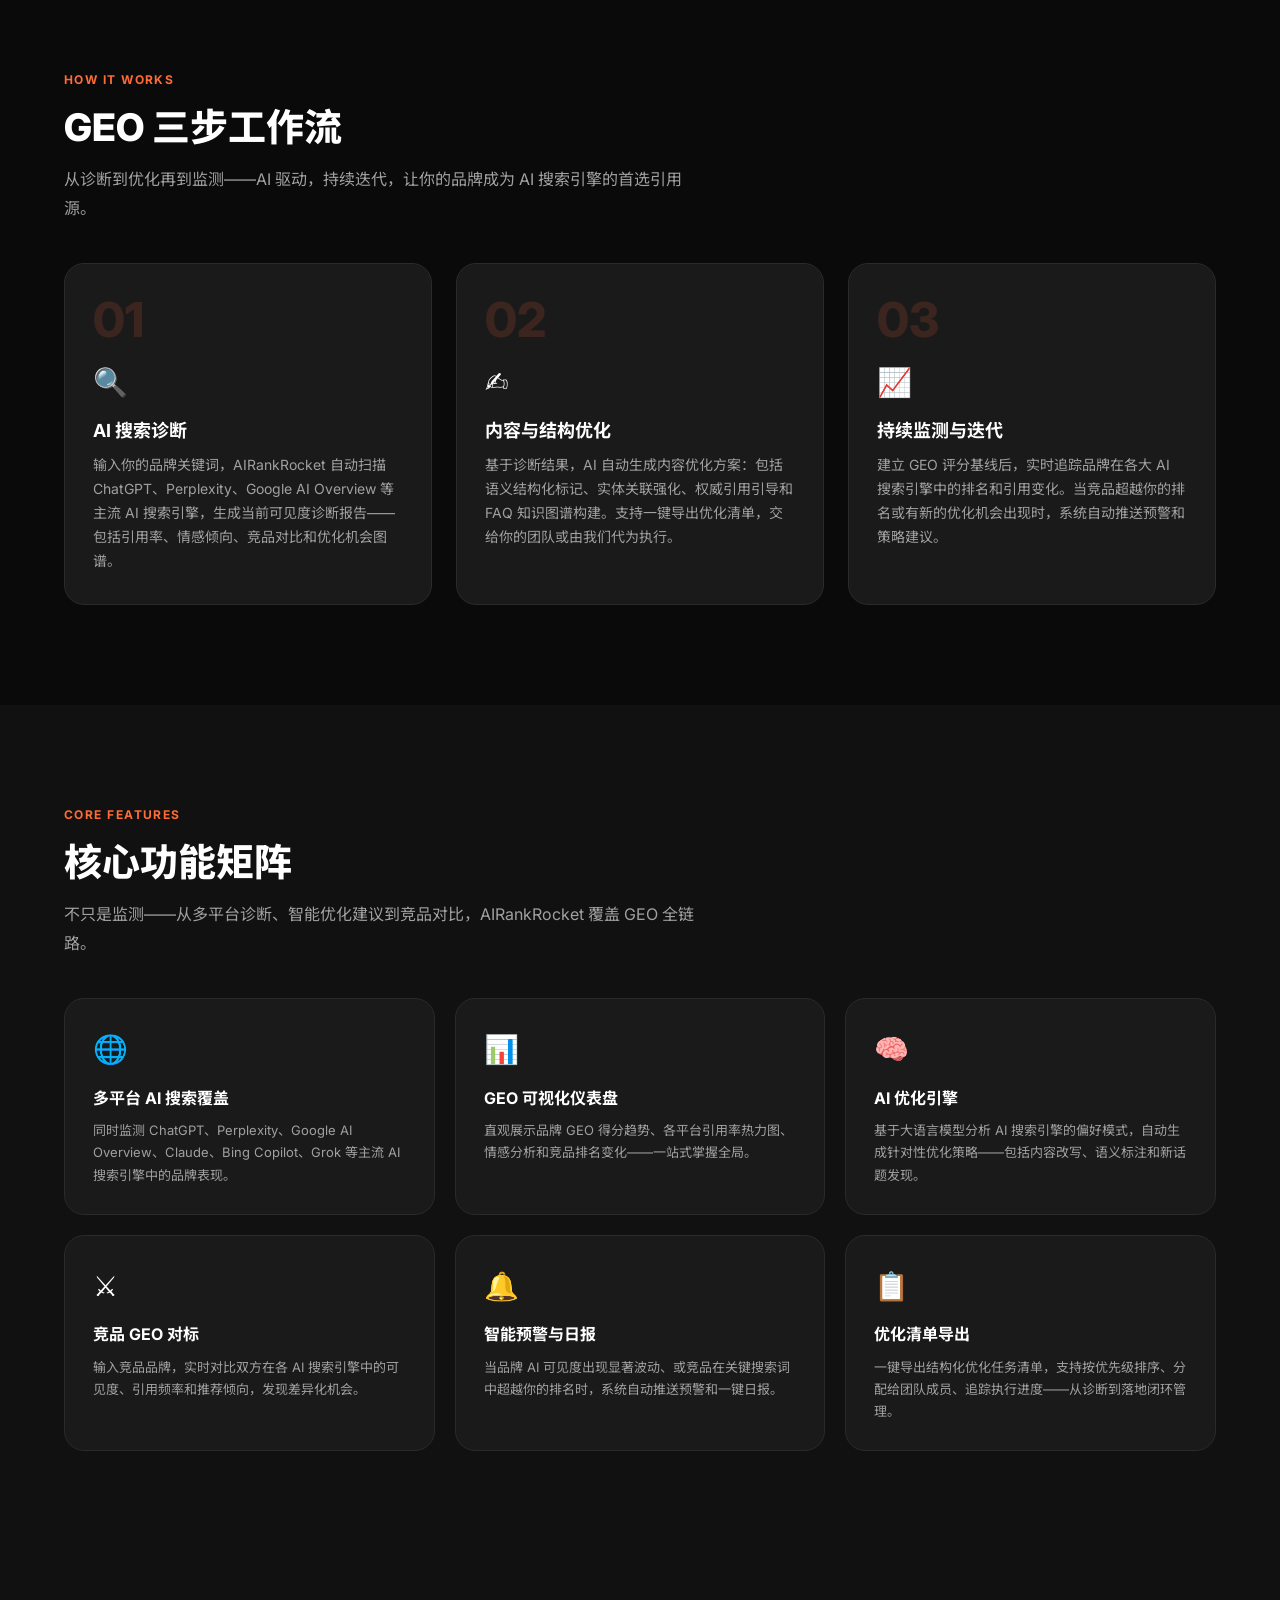
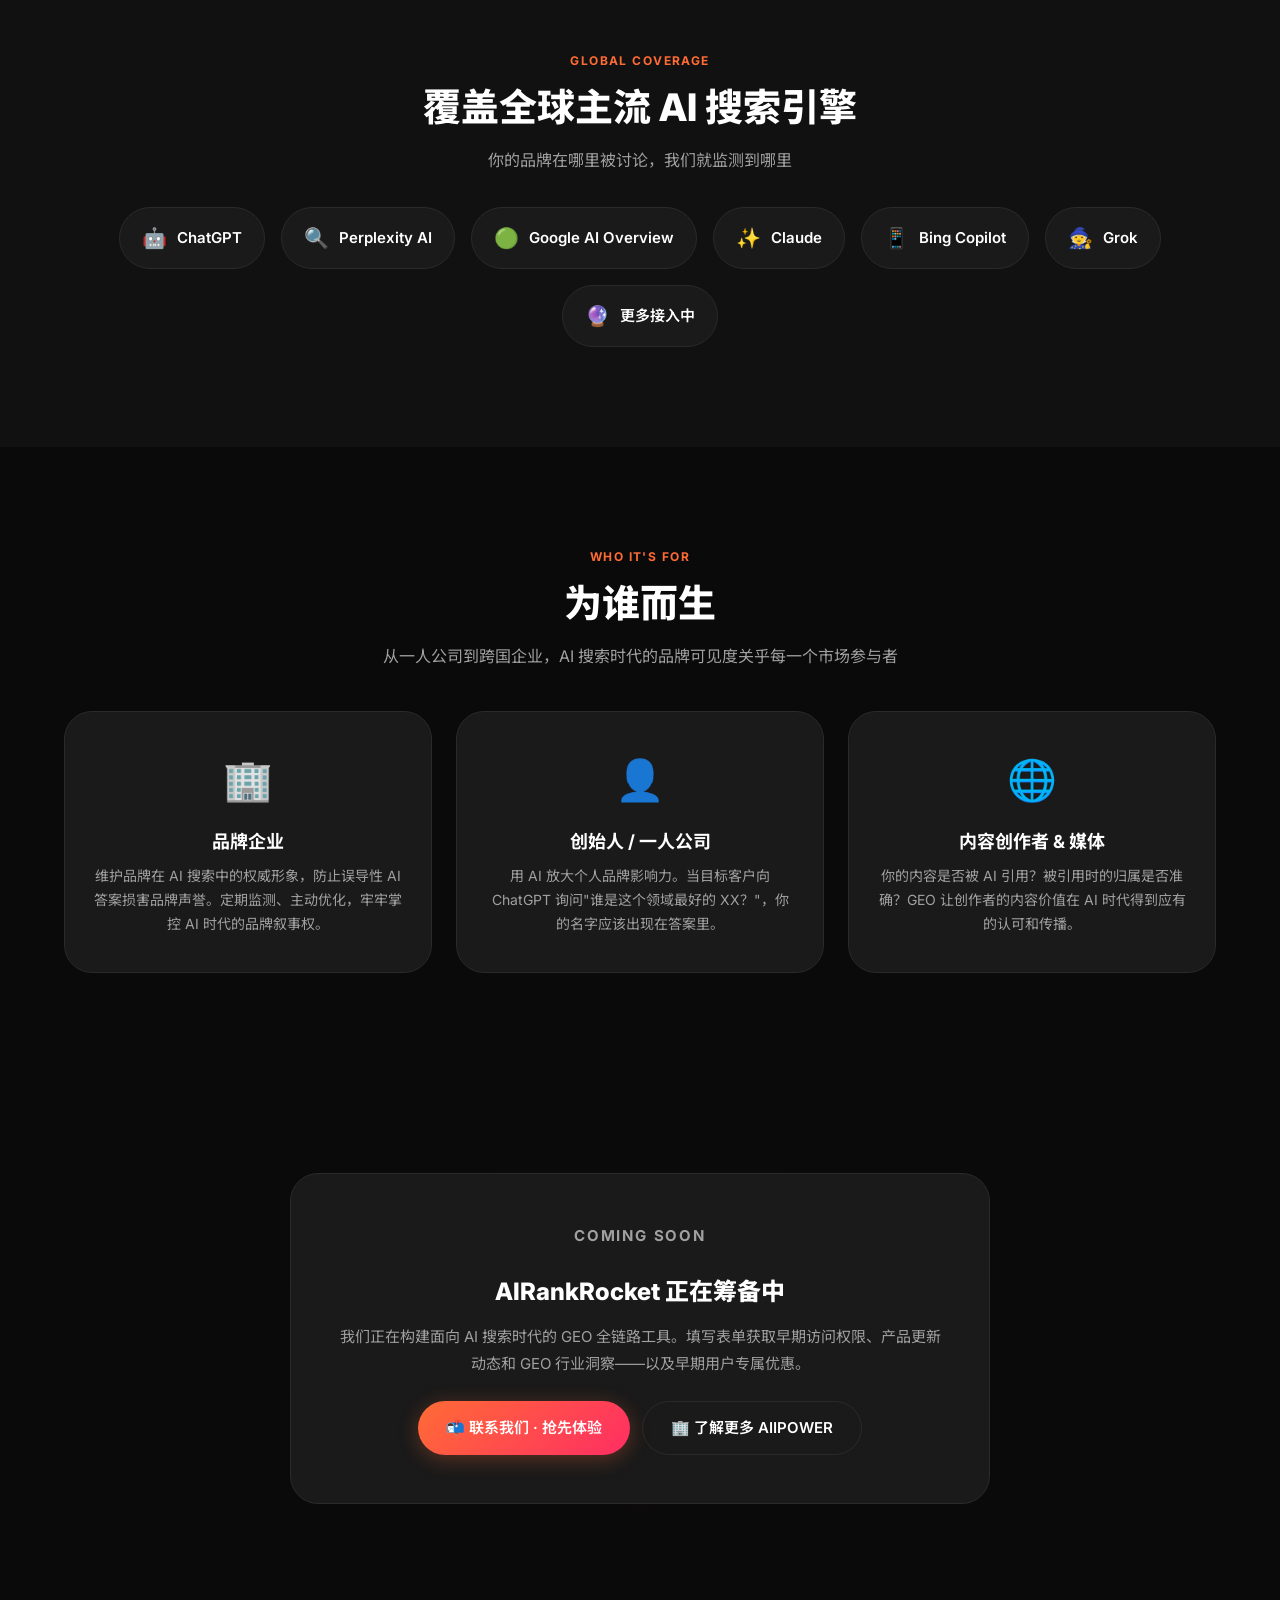
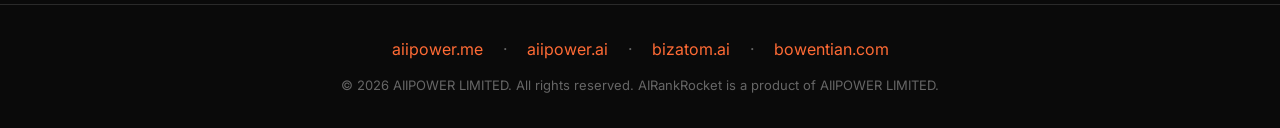
<file: airankrocket.html>
<!DOCTYPE html>
<html lang="zh-CN">
<head>
<meta charset="UTF-8">
<meta name="viewport" content="width=device-width, initial-scale=1.0">
<title>AIRankRocket — AI驱动GEO工具 | 让品牌在AI搜索中脱颖而出</title>
<meta name="description" content="AIRankRocket 是 AIIPOWER LIMITED 旗下AI驱动GEO（生成引擎优化）工具，帮助品牌在ChatGPT、Perplexity、Google AI Overview等AI搜索引擎中获得更高可见度与权威度。">
<link rel="preconnect" href="https://fonts.googleapis.com">
<link href="https://fonts.googleapis.com/css2?family=Inter:wght@400;500;600;700;800&family=Noto+Sans+SC:wght@400;500;700&display=swap" rel="stylesheet">
<style>
:root {
  --primary: #FF6B35; --primary-dark: #E55A2B; --primary-glow: rgba(255,107,53,.3);
  --accent: #FF2E63; --accent-cyan: #00D4FF;
  --bg-primary: #0A0A0A; --bg-secondary: #111111;
  --bg-card: #1A1A1A; --bg-card-hover: #222222; --bg-card-border: #2A2A2A;
  --text-primary: #FFFFFF; --text-secondary: #A0A0A0; --text-muted: #666666;
  --radius-sm: 6px; --radius-md: 12px; --radius-lg: 20px; --radius-xl: 28px; --radius-full: 9999px;
  --font-body: 'Inter','Noto Sans SC',system-ui,sans-serif;
}
* {margin:0;padding:0;box-sizing:border-box}
html{scroll-behavior:smooth}
body{font-family:var(--font-body);background:var(--bg-primary);color:var(--text-primary);line-height:1.6;overflow-x:hidden;-webkit-font-smoothing:antialiased}
a{color:inherit;text-decoration:none}
.container{max-width:1200px;margin:0 auto;padding:0 24px}

/* Nav */
.navbar{position:fixed;top:0;left:0;right:0;z-index:100;height:68px;background:rgba(10,10,10,.85);backdrop-filter:blur(12px);border-bottom:1px solid rgba(255,255,255,.06)}
.nav-inner{max-width:1200px;margin:0 auto;padding:0 24px;height:100%;display:flex;align-items:center;justify-content:space-between}
.nav-logo{font-size:1.1rem;font-weight:800;letter-spacing:1px;display:flex;align-items:center;gap:8px}
.nav-logo .logo-icon{width:32px;height:32px;background:linear-gradient(135deg,var(--primary),var(--accent));border-radius:6px;display:flex;align-items:center;justify-content:center;font-size:14px}
.nav-links{display:flex;align-items:center;gap:28px}
.nav-links a{font-size:14px;font-weight:500;color:var(--text-secondary);transition:color .2s}
.nav-links a:hover{color:var(--text-primary)}
.nav-cta{display:flex;align-items:center;gap:12px}
.nav-cta a{font-size:13px;font-weight:600;padding:6px 14px;border-radius:var(--radius-full);border:1.5px solid var(--bg-card-border);color:var(--text-secondary);transition:all .2s}
.nav-cta a:hover{border-color:var(--primary);color:var(--primary)}

/* Hero */
.hero{min-height:100vh;display:flex;align-items:center;position:relative;overflow:hidden;padding-top:68px}
.hero-bg{position:absolute;inset:0;background:radial-gradient(ellipse 60% 50% at 20% 30%,rgba(255,107,53,.12) 0%,transparent 55%),radial-gradient(ellipse 40% 40% at 80% 70%,rgba(255,46,99,.06) 0%,transparent 50%);pointer-events:none}
.hero-grid{position:absolute;inset:0;background-image:linear-gradient(rgba(255,107,53,.025) 1px,transparent 1px),linear-gradient(90deg,rgba(255,107,53,.025) 1px,transparent 1px);background-size:60px 60px;pointer-events:none}
.hero-inner{position:relative;max-width:1200px;margin:0 auto;padding:80px 24px;display:grid;grid-template-columns:1.1fr 0.9fr;gap:64px;align-items:center}
.hero-badge{display:inline-flex;align-items:center;gap:8px;padding:6px 14px;border-radius:var(--radius-full);background:rgba(255,107,53,.12);border:1px solid rgba(255,107,53,.25);font-size:13px;font-weight:600;color:var(--primary);margin-bottom:24px}
.hero-badge .dot{width:6px;height:6px;border-radius:50%;background:var(--primary);animation:pulse-dot 2s ease-in-out infinite}
@keyframes pulse-dot{0%,100%{opacity:1;transform:scale(1)}50%{opacity:.5;transform:scale(.8)}}
.hero h1{font-size:clamp(36px,5vw,52px);font-weight:800;line-height:1.1;letter-spacing:-.02em;margin-bottom:20px}
.hero h1 span{background:linear-gradient(135deg,var(--primary),var(--accent));-webkit-background-clip:text;-webkit-text-fill-color:transparent;background-clip:text}
.hero-subtitle{font-size:18px;color:var(--text-secondary);line-height:1.7;margin-bottom:12px;max-width:480px}
.hero-desc{font-size:14px;color:var(--text-muted);line-height:1.7;margin-bottom:32px;max-width:480px}
.hero-cta{display:flex;gap:14px;flex-wrap:wrap}
.btn{display:inline-flex;align-items:center;justify-content:center;gap:8px;padding:14px 28px;border-radius:var(--radius-full);font-size:15px;font-weight:600;transition:all .25s;white-space:nowrap;border:none;cursor:pointer;font-family:inherit}
.btn-primary{background:linear-gradient(135deg,var(--primary),var(--accent));color:#fff;box-shadow:0 4px 20px var(--primary-glow)}
.btn-primary:hover{transform:translateY(-2px);box-shadow:0 8px 32px var(--primary-glow)}
.btn-outline{background:transparent;color:var(--text-primary);border:1.5px solid var(--bg-card-border)}
.btn-outline:hover{border-color:var(--primary);color:var(--primary)}
.hero-visual{position:relative;display:flex;align-items:center;justify-content:center}
.hero-card{background:var(--bg-card);border:1px solid var(--bg-card-border);border-radius:var(--radius-xl);padding:32px;width:100%;max-width:420px;box-shadow:0 8px 40px rgba(0,0,0,.6),0 0 60px rgba(255,107,53,.08)}
.hero-card .stat-row{display:flex;align-items:flex-end;gap:24px;margin-bottom:20px}
.hero-card .big-stat{font-size:48px;font-weight:800;background:linear-gradient(135deg,var(--primary),var(--accent));-webkit-background-clip:text;-webkit-text-fill-color:transparent;background-clip:text;line-height:1}
.hero-card .big-stat-label{font-size:13px;color:var(--text-muted);margin-top:4px}
.hero-card .ai-list{display:flex;flex-direction:column;gap:8px}
.hero-card .ai-item{display:flex;align-items:center;gap:10px;padding:10px 14px;background:var(--bg-secondary);border-radius:var(--radius-md);font-size:14px;font-weight:500}
.hero-card .ai-item .ai-dot{width:8px;height:8px;border-radius:50%;flex-shrink:0}
.hero-card .ai-item:nth-child(1) .ai-dot{background:#10A37F}
.hero-card .ai-item:nth-child(2) .ai-dot{background:#4F46E5}
.hero-card .ai-item:nth-child(3) .ai-dot{background:#4285F4}
.hero-card .ai-item:nth-child(4) .ai-dot{background:#D97706}

/* Section */
section{padding:100px 0;position:relative}
.section-label{font-size:12px;font-weight:700;letter-spacing:.12em;text-transform:uppercase;color:var(--primary);margin-bottom:16px}
.section-title{font-size:clamp(28px,4vw,38px);font-weight:800;line-height:1.15;margin-bottom:16px}
.section-desc{font-size:16px;color:var(--text-secondary);line-height:1.8;max-width:640px}

/* SEO vs GEO */
.compare-section{background:var(--bg-secondary);position:relative}
.compare-table{display:grid;grid-template-columns:1fr 1fr;gap:24px;margin-top:40px}
.compare-col{padding:36px;border-radius:var(--radius-xl);border:1px solid var(--bg-card-border);position:relative}
.compare-col:first-child{background:rgba(100,100,100,.04)}
.compare-col:last-child{background:rgba(255,107,53,.04);border-color:rgba(255,107,53,.2)}
.compare-col h4{font-size:20px;font-weight:700;margin-bottom:20px;display:flex;align-items:center;gap:10px}
.compare-col ul{list-style:none;display:flex;flex-direction:column;gap:10px}
.compare-col ul li{font-size:14px;color:var(--text-secondary);display:flex;align-items:flex-start;gap:10px;line-height:1.6}
.compare-col ul li .dot{width:6px;height:6px;border-radius:50%;flex-shrink:0;margin-top:8px}
.compare-col:first-child .dot{background:var(--text-muted)}
.compare-col:last-child .dot{background:var(--primary)}

/* How It Works */
.steps-grid{display:grid;grid-template-columns:repeat(3,1fr);gap:24px;margin-top:40px}
.step-card{background:var(--bg-card);border:1px solid var(--bg-card-border);border-radius:var(--radius-lg);padding:32px 28px;position:relative;transition:all .3s}
.step-card:hover{background:var(--bg-card-hover);border-color:var(--primary);transform:translateY(-4px)}
.step-card .step-num{font-size:48px;font-weight:800;background:linear-gradient(135deg,var(--primary),var(--accent));-webkit-background-clip:text;-webkit-text-fill-color:transparent;background-clip:text;line-height:1;margin-bottom:16px;opacity:.15}
.step-card .step-icon{font-size:28px;margin-bottom:12px}
.step-card h4{font-size:18px;font-weight:700;margin-bottom:8px}
.step-card p{font-size:14px;color:var(--text-secondary);line-height:1.7}

/* Features */
.feature-grid{display:grid;grid-template-columns:repeat(auto-fill,minmax(280px,1fr));gap:20px;margin-top:40px}
.feature-card{background:var(--bg-card);border:1px solid var(--bg-card-border);border-radius:var(--radius-lg);padding:28px;transition:all .3s}
.feature-card:hover{background:var(--bg-card-hover);border-color:var(--primary);transform:translateY(-3px)}
.feature-card .f-icon{font-size:28px;margin-bottom:14px}
.feature-card h4{font-size:16px;font-weight:700;margin-bottom:8px}
.feature-card p{font-size:13px;color:var(--text-secondary);line-height:1.7}

/* Engines */
.engines-section{background:var(--bg-secondary)}
.engine-grid{display:flex;justify-content:center;flex-wrap:wrap;gap:16px;margin-top:32px}
.engine-badge{display:flex;align-items:center;gap:10px;padding:14px 22px;background:var(--bg-card);border:1px solid var(--bg-card-border);border-radius:var(--radius-full);font-size:15px;font-weight:600;transition:all .3s}
.engine-badge:hover{border-color:var(--primary);background:var(--bg-card-hover)}
.engine-badge .e-icon{font-size:20px}

/* Use Cases */
.audience-grid{display:grid;grid-template-columns:repeat(3,1fr);gap:24px;margin-top:40px}
.audience-card{background:var(--bg-card);border:1px solid var(--bg-card-border);border-radius:var(--radius-xl);padding:36px 28px;text-align:center;transition:all .3s}
.audience-card:hover{background:var(--bg-card-hover);border-color:var(--primary);transform:translateY(-4px)}
.audience-card .a-icon{font-size:40px;margin-bottom:16px}
.audience-card h4{font-size:18px;font-weight:700;margin-bottom:8px}
.audience-card p{font-size:14px;color:var(--text-secondary);line-height:1.7}

/* CTA */
.cta-section{position:relative;overflow:hidden}
.cta-section::before{content:'';position:absolute;inset:0;background:radial-gradient(ellipse 50% 60% at 50% 50%,rgba(255,107,53,.06) 0%,transparent 60%);pointer-events:none}
.cta-card{background:var(--bg-card);border:1px solid var(--bg-card-border);border-radius:var(--radius-xl);padding:48px;text-align:center;max-width:700px;margin:0 auto;position:relative;z-index:1}
.cta-card h3{font-size:24px;font-weight:800;margin-bottom:12px}
.cta-card p{font-size:15px;color:var(--text-secondary);line-height:1.8;margin-bottom:24px}

/* Footer */
.footer{padding:32px 0;border-top:1px solid var(--bg-card-border);text-align:center}
.footer p{font-size:13px;color:var(--text-muted)}
.footer a{color:var(--primary);transition:color .2s}
.footer a:hover{color:var(--accent)}
.footer .footer-links{display:flex;justify-content:center;gap:20px;margin-bottom:12px}

/* Responsive */
@media(max-width:768px){
  .hero-inner{grid-template-columns:1fr;gap:40px}
  .hero-visual{order:-1}
  .hero h1{font-size:32px}
  .steps-grid,.audience-grid{grid-template-columns:1fr}
  .compare-table{grid-template-columns:1fr}
  .nav-links{display:none}
}
</style>
</head>
<body>

<!-- Nav -->
<nav class="navbar">
  <div class="nav-inner">
    <a href="#" class="nav-logo">
      <div class="logo-icon">🚀</div>
      AIRank<span style="color:var(--primary)">Rocket</span>
    </a>
    <div class="nav-links">
      <a href="#why">为什么需要GEO</a>
      <a href="#how">工作原理</a>
      <a href="#features">核心功能</a>
      <a href="#cta">抢先体验</a>
    </div>
    <div class="nav-cta">
      <a href="https://aiipower.ai" target="_blank">AIIPOWER.ai</a>
    </div>
  </div>
</nav>

<!-- Hero -->
<section class="hero">
  <div class="hero-bg"></div>
  <div class="hero-grid"></div>
  <div class="hero-inner">
    <div class="hero-content">
      <div class="hero-badge"><span class="dot"></span> AIIPOWER LIMITED · GEO 工具</div>
      <h1>让你的品牌<br>被 <span>AI 搜索引擎</span> 看见</h1>
      <p class="hero-subtitle">当用户向 ChatGPT、Perplexity、Google AI Overview 提问时——你的品牌是第一个被推荐的吗？</p>
      <p class="hero-desc">AIRankRocket 是面向 AI 搜索时代的生成引擎优化（GEO）工具。我们帮助企业在 AI 驱动的搜索结果中提升可见度、建立权威度，将品牌置于每次 AI 对话的中心。</p>
      <div class="hero-cta">
        <a href="#how" class="btn btn-primary">了解 GEO 原理</a>
        <a href="#cta" class="btn btn-outline">抢先体验</a>
      </div>
    </div>
    <div class="hero-visual">
      <div class="hero-card">
        <div class="stat-row">
          <div>
            <div class="big-stat">85%</div>
            <div class="big-stat-label">消费者已使用<br>AI 搜索辅助决策</div>
          </div>
        </div>
        <div class="ai-list">
          <div class="ai-item"><span class="ai-dot"></span> ChatGPT</div>
          <div class="ai-item"><span class="ai-dot"></span> Perplexity AI</div>
          <div class="ai-item"><span class="ai-dot"></span> Google AI Overview</div>
          <div class="ai-item"><span class="ai-dot"></span> Claude / Bing Copilot</div>
        </div>
      </div>
    </div>
  </div>
</section>

<!-- Why GEO Matters -->
<section id="why" class="compare-section">
  <div class="container">
    <p class="section-label">Why GEO Matters</p>
    <h2 class="section-title">2026 年，搜索规则已经改变</h2>
    <p class="section-desc">AI 搜索引擎正在重塑信息获取方式。传统的 SEO 策略无法确保品牌在 AI 生成答案中获得可见度。GEO（生成引擎优化）是面向 AI 时代的新型品牌优化范式。</p>

    <div class="compare-table">
      <div class="compare-col">
        <h4>🔍 传统 SEO</h4>
        <ul>
          <li><span class="dot"></span> 优化关键词排名，争取搜索引擎结果页（SERP）靠前位置</li>
          <li><span class="dot"></span> 依赖外链建设、技术 SEO、关键词密度优化</li>
          <li><span class="dot"></span> 用户仍需逐一点击链接获取信息</li>
          <li><span class="dot"></span> 与海量网页内容竞争，流量碎片化</li>
          <li><span class="dot"></span> 难以直接衡量 AI 搜索中的品牌影响力</li>
        </ul>
      </div>
      <div class="compare-col">
        <h4>🚀 新一代 GEO</h4>
        <ul>
          <li><span class="dot"></span> 优化品牌在 AI 生成答案中的引用率、推荐率和权威评分</li>
          <li><span class="dot"></span> 结构化数据 + 语义标签 + 实体权威度三位一体</li>
          <li><span class="dot"></span> AI 直接引用品牌作为答案来源，零点击即可传递价值</li>
          <li><span class="dot"></span> 精准触达高意向用户，每次 AI 回答都是一次品牌曝光</li>
          <li><span class="dot"></span> 量化追踪品牌在 ChatGPT、Perplexity 等平台中的可见度得分</li>
        </ul>
      </div>
    </div>
  </div>
</section>

<!-- How It Works -->
<section id="how">
  <div class="container">
    <p class="section-label">How It Works</p>
    <h2 class="section-title">GEO 三步工作流</h2>
    <p class="section-desc">从诊断到优化再到监测——AI 驱动，持续迭代，让你的品牌成为 AI 搜索引擎的首选引用源。</p>
    <div class="steps-grid">
      <div class="step-card">
        <div class="step-num">01</div>
        <div class="step-icon">🔍</div>
        <h4>AI 搜索诊断</h4>
        <p>输入你的品牌关键词，AIRankRocket 自动扫描 ChatGPT、Perplexity、Google AI Overview 等主流 AI 搜索引擎，生成当前可见度诊断报告——包括引用率、情感倾向、竞品对比和优化机会图谱。</p>
      </div>
      <div class="step-card">
        <div class="step-num">02</div>
        <div class="step-icon">✍️</div>
        <h4>内容与结构优化</h4>
        <p>基于诊断结果，AI 自动生成内容优化方案：包括语义结构化标记、实体关联强化、权威引用引导和 FAQ 知识图谱构建。支持一键导出优化清单，交给你的团队或由我们代为执行。</p>
      </div>
      <div class="step-card">
        <div class="step-num">03</div>
        <div class="step-icon">📈</div>
        <h4>持续监测与迭代</h4>
        <p>建立 GEO 评分基线后，实时追踪品牌在各大 AI 搜索引擎中的排名和引用变化。当竞品超越你的排名或有新的优化机会出现时，系统自动推送预警和策略建议。</p>
      </div>
    </div>
  </div>
</section>

<!-- Features -->
<section id="features" style="background:var(--bg-secondary)">
  <div class="container">
    <p class="section-label">Core Features</p>
    <h2 class="section-title">核心功能矩阵</h2>
    <p class="section-desc">不只是监测——从多平台诊断、智能优化建议到竞品对比，AIRankRocket 覆盖 GEO 全链路。</p>
    <div class="feature-grid">
      <div class="feature-card">
        <div class="f-icon">🌐</div>
        <h4>多平台 AI 搜索覆盖</h4>
        <p>同时监测 ChatGPT、Perplexity、Google AI Overview、Claude、Bing Copilot、Grok 等主流 AI 搜索引擎中的品牌表现。</p>
      </div>
      <div class="feature-card">
        <div class="f-icon">📊</div>
        <h4>GEO 可视化仪表盘</h4>
        <p>直观展示品牌 GEO 得分趋势、各平台引用率热力图、情感分析和竞品排名变化——一站式掌握全局。</p>
      </div>
      <div class="feature-card">
        <div class="f-icon">🧠</div>
        <h4>AI 优化引擎</h4>
        <p>基于大语言模型分析 AI 搜索引擎的偏好模式，自动生成针对性优化策略——包括内容改写、语义标注和新话题发现。</p>
      </div>
      <div class="feature-card">
        <div class="f-icon">⚔️</div>
        <h4>竞品 GEO 对标</h4>
        <p>输入竞品品牌，实时对比双方在各 AI 搜索引擎中的可见度、引用频率和推荐倾向，发现差异化机会。</p>
      </div>
      <div class="feature-card">
        <div class="f-icon">🔔</div>
        <h4>智能预警与日报</h4>
        <p>当品牌 AI 可见度出现显著波动、或竞品在关键搜索词中超越你的排名时，系统自动推送预警和一键日报。</p>
      </div>
      <div class="feature-card">
        <div class="f-icon">📋</div>
        <h4>优化清单导出</h4>
        <p>一键导出结构化优化任务清单，支持按优先级排序、分配给团队成员、追踪执行进度——从诊断到落地闭环管理。</p>
      </div>
    </div>
  </div>
</section>

<!-- AI Engines Coverage -->
<section class="engines-section">
  <div class="container" style="text-align:center">
    <p class="section-label">Global Coverage</p>
    <h2 class="section-title">覆盖全球主流 AI 搜索引擎</h2>
    <p class="section-desc" style="margin:0 auto">你的品牌在哪里被讨论，我们就监测到哪里</p>
    <div class="engine-grid">
      <div class="engine-badge"><span class="e-icon">🤖</span> ChatGPT</div>
      <div class="engine-badge"><span class="e-icon">🔍</span> Perplexity AI</div>
      <div class="engine-badge"><span class="e-icon">🟢</span> Google AI Overview</div>
      <div class="engine-badge"><span class="e-icon">✨</span> Claude</div>
      <div class="engine-badge"><span class="e-icon">📱</span> Bing Copilot</div>
      <div class="engine-badge"><span class="e-icon">🧙</span> Grok</div>
      <div class="engine-badge"><span class="e-icon">🔮</span> 更多接入中</div>
    </div>
  </div>
</section>

<!-- Audience -->
<section>
  <div class="container" style="text-align:center">
    <p class="section-label">Who It's For</p>
    <h2 class="section-title">为谁而生</h2>
    <p class="section-desc" style="margin:0 auto">从一人公司到跨国企业，AI 搜索时代的品牌可见度关乎每一个市场参与者</p>
    <div class="audience-grid">
      <div class="audience-card">
        <div class="a-icon">🏢</div>
        <h4>品牌企业</h4>
        <p>维护品牌在 AI 搜索中的权威形象，防止误导性 AI 答案损害品牌声誉。定期监测、主动优化，牢牢掌控 AI 时代的品牌叙事权。</p>
      </div>
      <div class="audience-card">
        <div class="a-icon">👤</div>
        <h4>创始人 / 一人公司</h4>
        <p>用 AI 放大个人品牌影响力。当目标客户向 ChatGPT 询问"谁是这个领域最好的 XX？"，你的名字应该出现在答案里。</p>
      </div>
      <div class="audience-card">
        <div class="a-icon">🌐</div>
        <h4>内容创作者 & 媒体</h4>
        <p>你的内容是否被 AI 引用？被引用时的归属是否准确？GEO 让创作者的内容价值在 AI 时代得到应有的认可和传播。</p>
      </div>
    </div>
  </div>
</section>

<!-- CTA -->
<section class="cta-section" id="cta">
  <div class="container">
    <div class="cta-card">
      <p class="section-label" style="text-align:center">Coming Soon</p>
      <h3>AIRankRocket 正在筹备中</h3>
      <p>我们正在构建面向 AI 搜索时代的 GEO 全链路工具。填写表单获取早期访问权限、产品更新动态和 GEO 行业洞察——以及早期用户专属优惠。</p>
      <div style="display:flex;gap:12px;justify-content:center;flex-wrap:wrap">
        <a href="mailto:hello@airankrocket.ai" class="btn btn-primary">📬 联系我们 · 抢先体验</a>
        <a href="https://aiipower.ai" target="_blank" class="btn btn-outline">🏢 了解更多 AIIPOWER</a>
      </div>
    </div>
  </div>
</section>

<!-- Footer -->
<footer class="footer">
  <div class="container">
    <div class="footer-links">
      <a href="https://aiipower.me" target="_blank">aiipower.me</a>
      <span style="color:var(--text-muted)">·</span>
      <a href="https://aiipower.ai" target="_blank">aiipower.ai</a>
      <span style="color:var(--text-muted)">·</span>
      <a href="https://bizatom.ai" target="_blank">bizatom.ai</a>
      <span style="color:var(--text-muted)">·</span>
      <a href="https://bowentian.com" target="_blank">bowentian.com</a>
    </div>
    <p>&copy; 2026 AIIPOWER LIMITED. All rights reserved. AIRankRocket is a product of AIIPOWER LIMITED.</p>
  </div>
</footer>

</body>
</html>
</file>
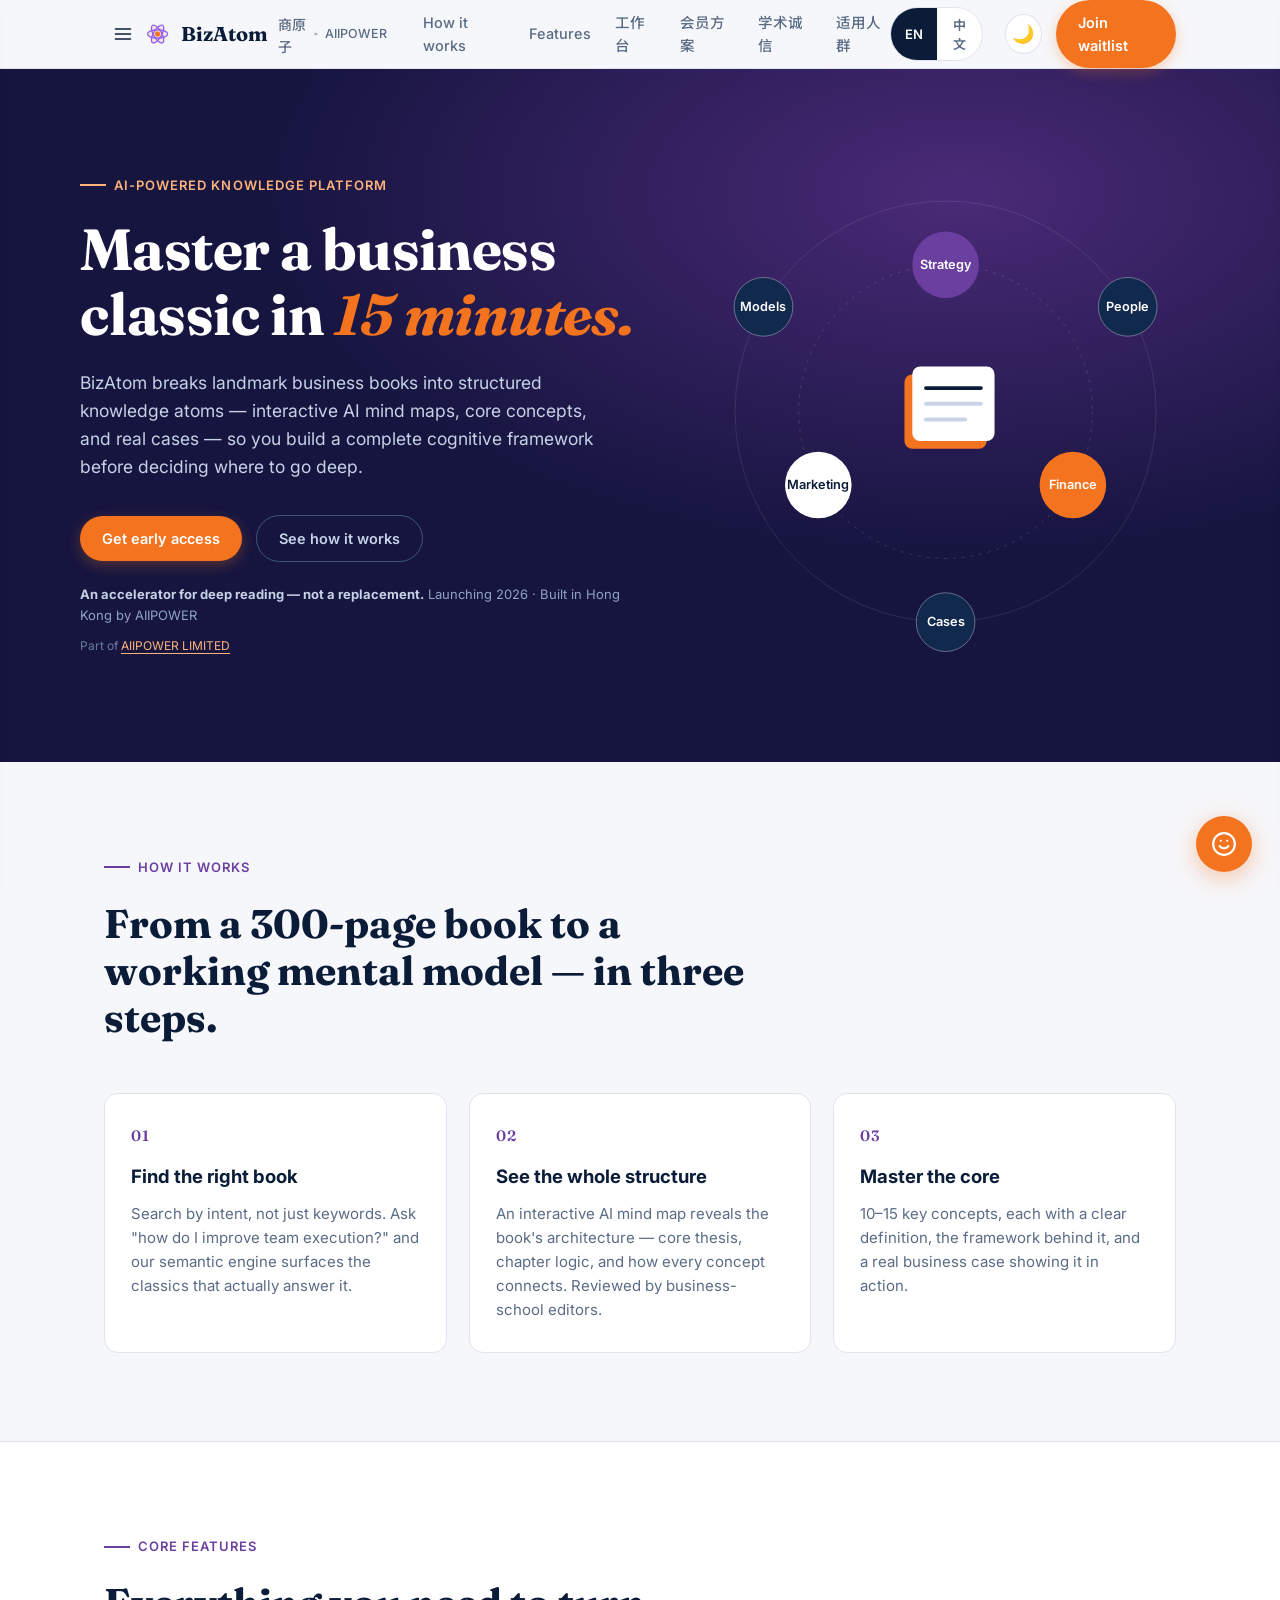
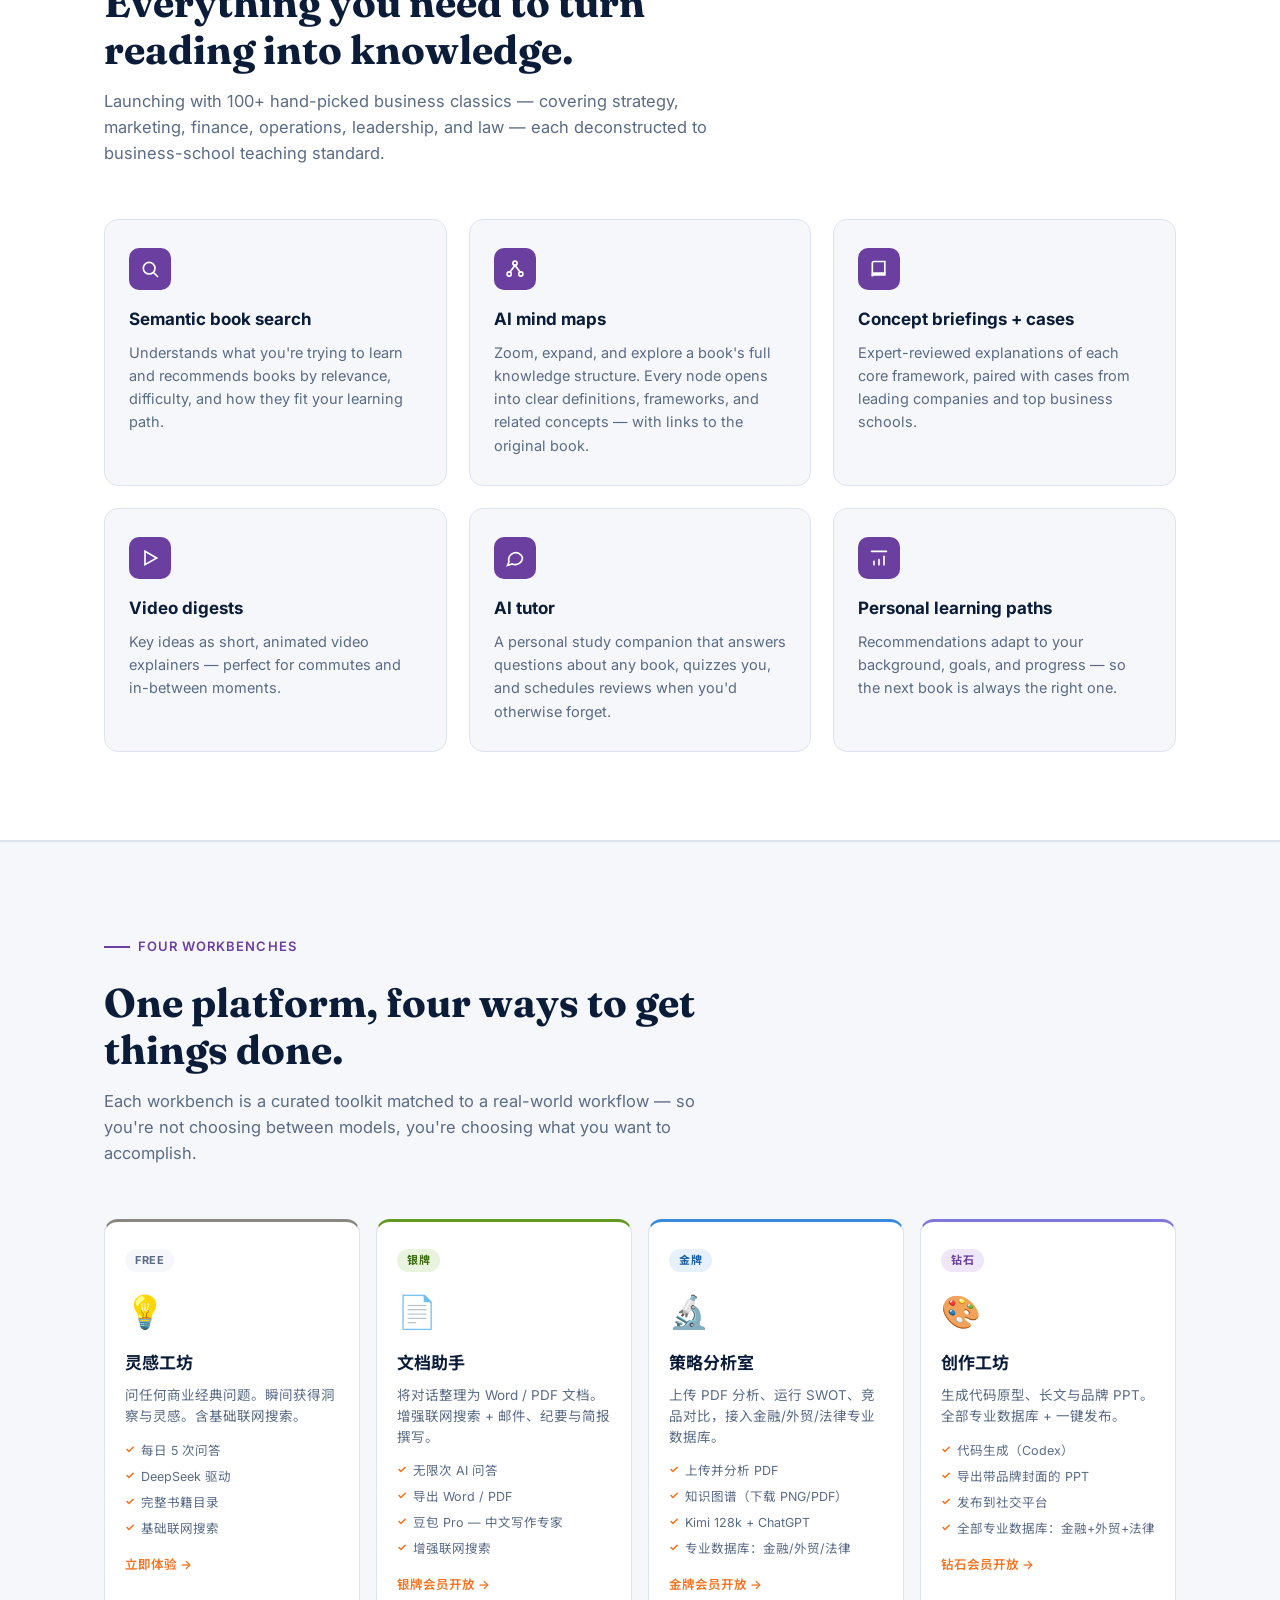
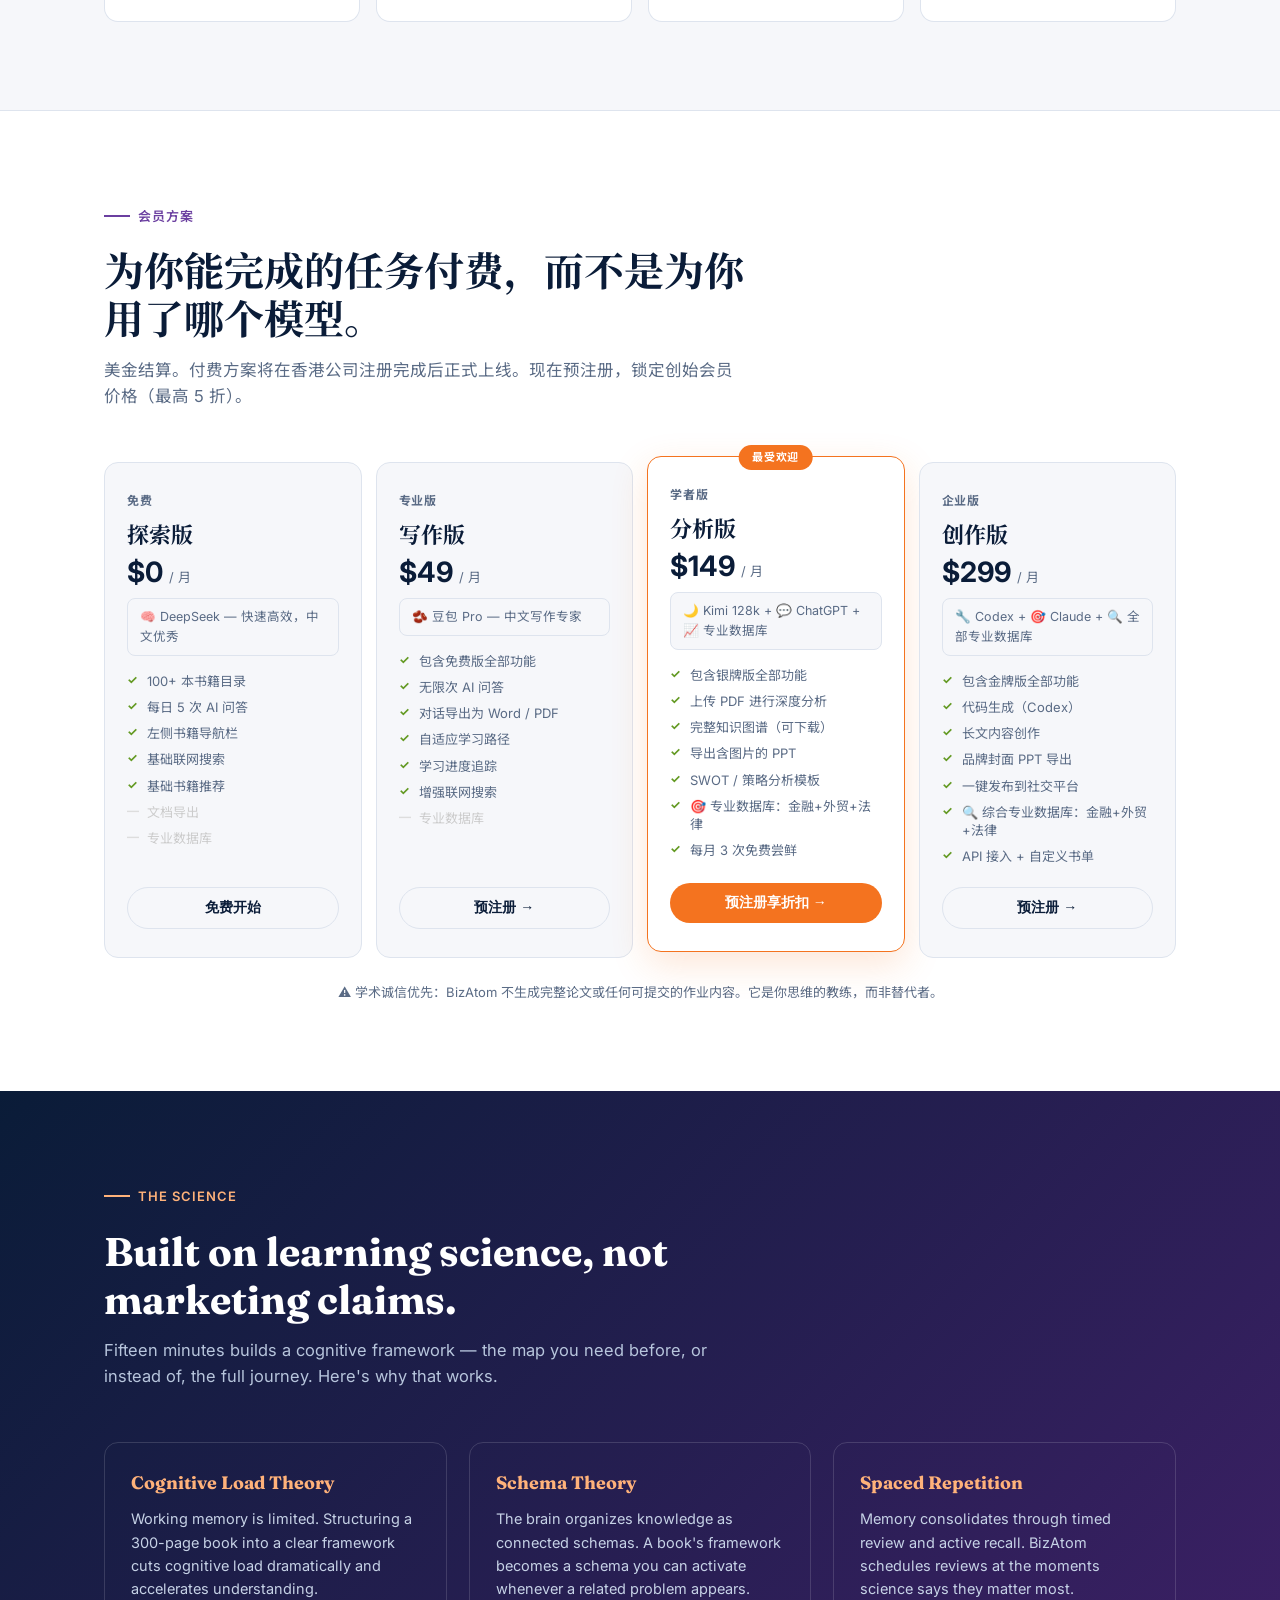
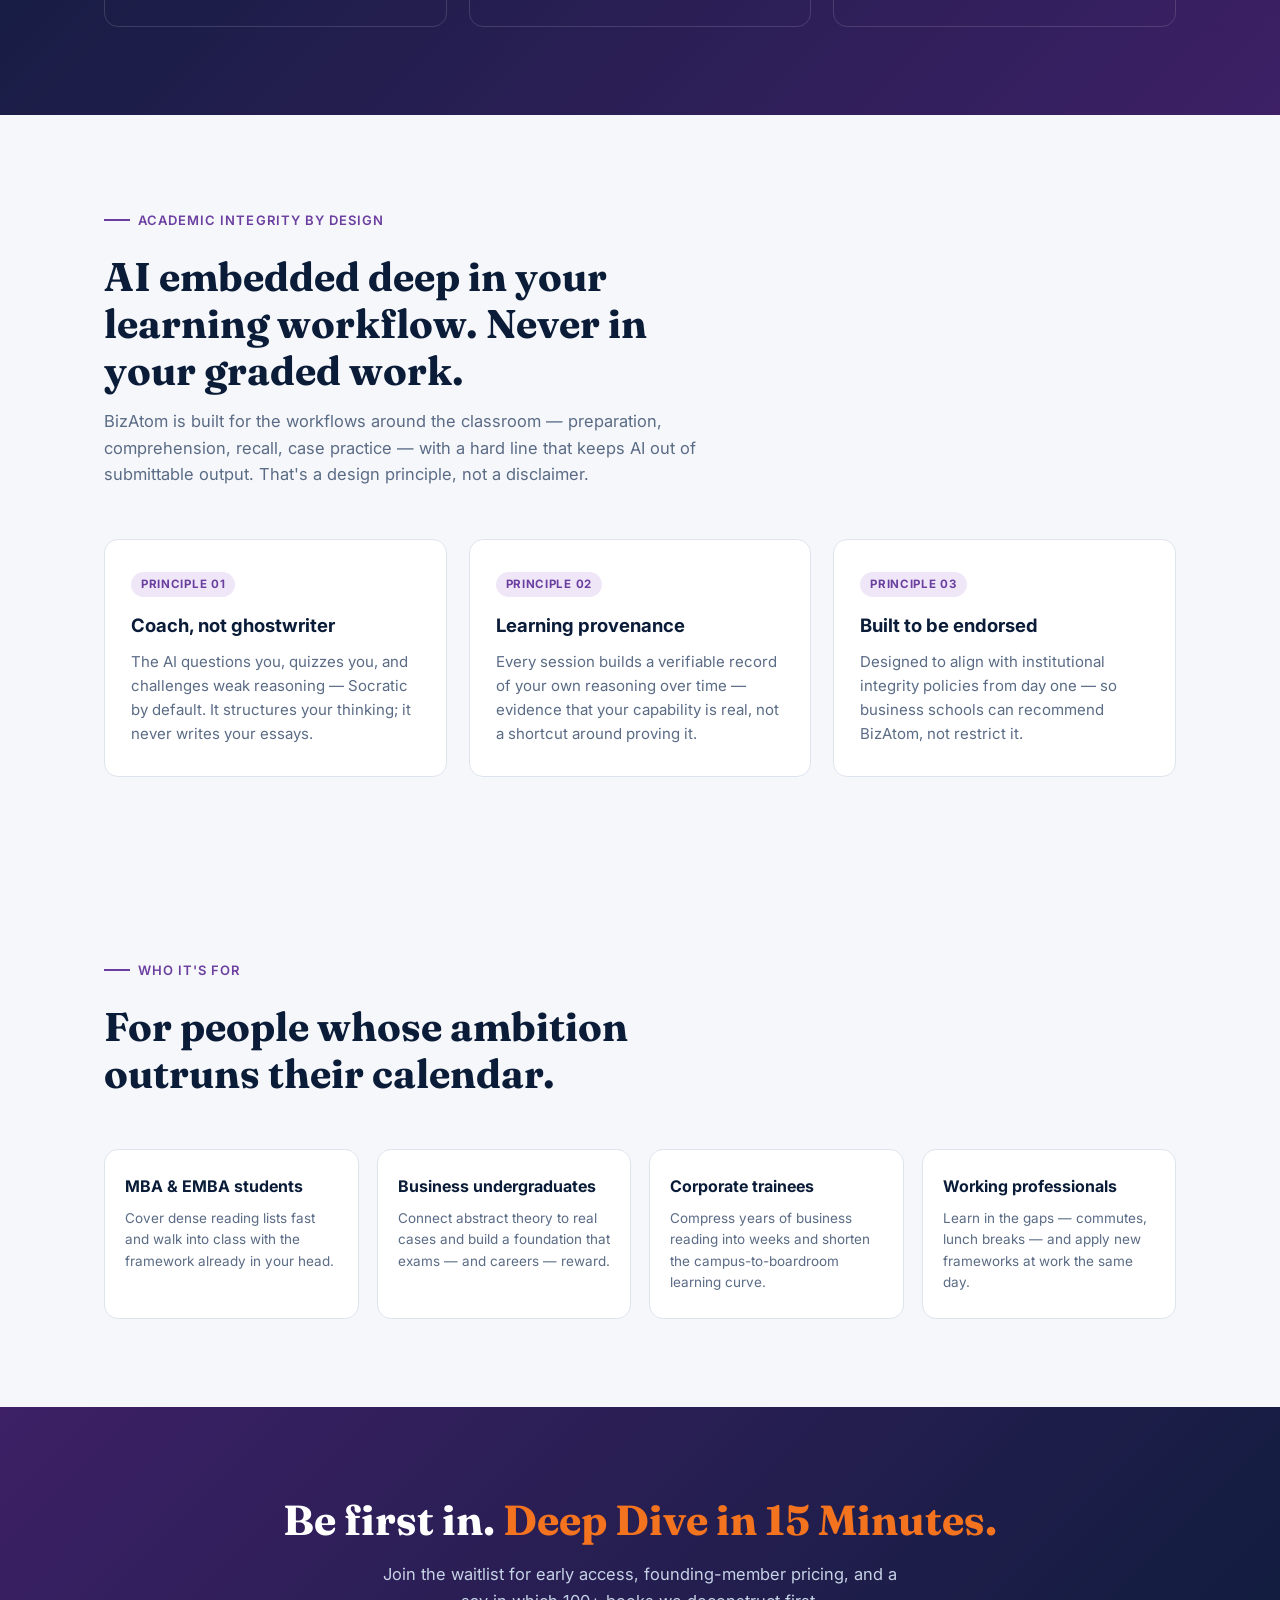
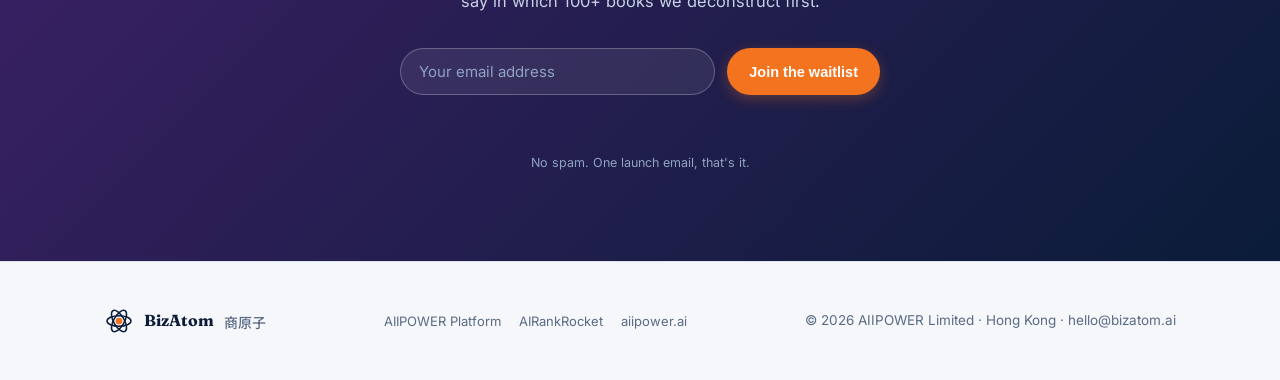
<file: bizatom.html>
<!DOCTYPE html>
<html lang="en">
<head>
<meta charset="UTF-8">
<meta name="viewport" content="width=device-width, initial-scale=1.0, viewport-fit=cover">
<title>BizAtom 商原子 — Deep Dive in 15 Minutes</title>

<!-- PWA Meta -->
<meta name="theme-color" content="#0A1C38">
<meta name="apple-mobile-web-app-capable" content="yes">
<meta name="apple-mobile-web-app-status-bar-style" content="black-translucent">
<meta name="apple-mobile-web-app-title" content="BizAtom">
<link rel="apple-touch-icon" href="/bizatom-icon-180.png">
<link rel="manifest" href="/manifest.json">
<meta name="description" content="BizAtom turns landmark business books into structured knowledge atoms — AI mind maps, core concepts, and real cases — so you build a complete cognitive framework in 15 minutes.">
<meta name="keywords" content="BizAtom, 商原子, business books, AI, knowledge platform, MBA, AIIPOWER">
<meta property="og:title" content="BizAtom 商原子 — Deep Dive in 15 Minutes">
<meta property="og:description" content="AI-powered business book deconstruction. Master a business classic in 15 minutes.">
<link rel="icon" href="data:image/svg+xml,<svg xmlns='http://www.w3.org/2000/svg' viewBox='0 0 40 40'><defs><radialGradient id='fg' cx='50%25' cy='50%25' r='50%25'><stop offset='0%25' stop-color='%23F4731F' stop-opacity='0.5'/><stop offset='100%25' stop-color='%23F4731F' stop-opacity='0'/></radialGradient></defs><circle cx='20' cy='20' r='18' fill='url(%23fg)'/><ellipse cx='20' cy='20' rx='16' ry='6.5' fill='none' stroke='%238B5CF6' stroke-width='2' transform='rotate(0 20 20)'/><ellipse cx='20' cy='20' rx='16' ry='6.5' fill='none' stroke='%238B5CF6' stroke-width='2' transform='rotate(60 20 20)'/><ellipse cx='20' cy='20' rx='16' ry='6.5' fill='none' stroke='%238B5CF6' stroke-width='2' transform='rotate(120 20 20)'/><circle cx='20' cy='20' r='4' fill='%23F4731F'/></svg>">
<link rel="preconnect" href="https://fonts.googleapis.com">
<link rel="preconnect" href="https://fonts.gstatic.com" crossorigin>
<link href="https://fonts.googleapis.com/css2?family=Fraunces:opsz,wght@9..144,400;9..144,600;9..144,700&family=Inter:wght@400;500;600;700&family=Noto+Sans+SC:wght@400;500;700&family=Noto+Serif+SC:wght@600;700&display=swap" rel="stylesheet">
<style>
:root{
  --navy:#0A1C38;          /* primary — professionalism & trust */
  --navy-2:#12294E;
  --blue:#2C5BAF;
  --purple:#6B3FA0;        /* CUHK-inspired academic purple */
  --purple-deep:#3D2066;
  --purple-soft:#EFE7F7;
  --orange:#F4731F;        /* accent — energy & innovation */
  --orange-soft:#FCE3D0;
  --paper:#F6F7FA;
  --ink:#13233F;
  --muted:#5A6B85;
  --line:#DEE4EE;
  --white:#FFFFFF;
  --radius:14px;
  --display:"Fraunces","Noto Serif SC",serif;
  --body:"Inter","Noto Sans SC",sans-serif;
}

/* ===== Dark Mode ===== */
[data-theme="dark"] {
  --paper: #0A0A0A;
  --ink: #E0E0E0;
  --white: #1A1A1A;
  --navy: #E0E0E0;
  --navy-2: #2A2A2A;
  --muted: #999999;
  --line: #333333;
  --purple-soft: #2A2040;
  --orange-soft: #3D2000;
}

/* Theme toggle button */
.theme-toggle {
  width: 40px;
  height: 40px;
  border-radius: 50%;
  border: 1.5px solid var(--line);
  background: var(--white);
  cursor: pointer;
  display: flex;
  align-items: center;
  justify-content: center;
  font-size: 18px;
  transition: all 0.2s;
  margin-left: 8px;
}
.theme-toggle:hover {
  border-color: var(--orange);
  transform: rotate(15deg);
}

*{margin:0;padding:0;box-sizing:border-box}
html{scroll-behavior:smooth}
body{font-family:var(--body);color:var(--ink);background:var(--paper);line-height:1.6;-webkit-font-smoothing:antialiased}
img,svg{display:block;max-width:100%}
a{color:inherit;text-decoration:none}
.container{max-width:1120px;margin:0 auto;padding:0 24px}

/* ---------- Platform back-link ---------- */
.platform-link{display:inline-flex;align-items:center;gap:6px;font-size:12.5px;font-weight:500;color:var(--muted);transition:color .2s}
.platform-link:hover{color:var(--navy)}
.platform-link svg{width:14px;height:14px}

/* ---------- NAV ---------- */
.nav{position:sticky;top:0;z-index:50;background:rgba(246,247,250,.85);backdrop-filter:blur(10px);border-bottom:1px solid var(--line)}
.nav-inner{display:flex;align-items:center;justify-content:space-between;height:68px}
.brand{display:flex;align-items:center;gap:10px;font-family:var(--display);font-weight:700;font-size:20px;color:var(--navy)}
.brand .zh{font-size:14px;color:var(--muted);font-family:var(--body);font-weight:500;margin-top:4px}
.atom-mark{width:30px;height:30px}
.nav-links{display:flex;align-items:center;gap:24px;font-size:14.5px;font-weight:500;color:var(--muted)}
.nav-links a:hover{color:var(--navy)}
.nav-cta{display:flex;align-items:center;gap:14px}
.nav-user-btn{display:none;align-items:center;gap:8px;padding:6px 12px;border-radius:99px;background:var(--white);border:1.5px solid var(--line);cursor:pointer;font-family:var(--body);font-size:13.5px;font-weight:600;color:var(--navy);transition:border-color .15s}
.nav-user-btn:hover{border-color:var(--purple)}
.nav-avatar{width:28px;height:28px;border-radius:50%;background:var(--purple);color:#fff;display:flex;align-items:center;justify-content:center;font-size:13px;font-weight:700;flex-shrink:0}
.user-dropdown{display:none;position:absolute;top:calc(100% + 8px);right:0;background:var(--white);border-radius:14px;box-shadow:0 8px 32px rgba(10,28,56,.18);min-width:220px;z-index:100;overflow:hidden}
.user-dropdown.open{display:block}
.ud-header{display:flex;align-items:center;gap:12px;padding:18px 16px;background:var(--paper)}
.ud-avatar{width:40px;height:40px;border-radius:50%;background:var(--purple);color:#fff;display:flex;align-items:center;justify-content:center;font-size:16px;font-weight:700;flex-shrink:0}
.ud-name{font-size:13.5px;font-weight:700;color:var(--navy)}
.ud-email{font-size:11.5px;color:var(--muted)}
.ud-menu{display:flex;flex-direction:column}
.ud-menu button{display:flex;align-items:center;gap:8px;padding:12px 16px;border:0;background:transparent;font-family:var(--body);font-size:13.5px;font-weight:500;color:var(--ink);cursor:pointer;text-align:left;transition:background .1s}
.ud-menu button:hover{background:var(--paper)}
.lang-toggle{display:flex;border:1px solid var(--line);border-radius:99px;overflow:hidden;background:var(--white)}
.lang-toggle button{border:0;background:transparent;padding:7px 14px;font-family:var(--body);font-size:13px;font-weight:600;color:var(--muted);cursor:pointer;transition:.2s}
.lang-toggle button.active{background:var(--navy);color:#fff}
.btn{display:inline-block;padding:11px 22px;border-radius:99px;font-weight:600;font-size:14.5px;cursor:pointer;border:0;transition:transform .15s ease, box-shadow .15s ease}
.btn:focus-visible,.lang-toggle button:focus-visible,a:focus-visible,input:focus-visible{outline:3px solid var(--orange);outline-offset:2px}
.btn-primary{background:var(--orange);color:#fff;box-shadow:0 4px 14px rgba(244,115,31,.3)}
.btn-primary:hover{transform:translateY(-1px);box-shadow:0 6px 18px rgba(244,115,31,.38)}
.btn-ghost{background:transparent;color:var(--navy);border:1.5px solid var(--navy)}
.btn-ghost:hover{background:var(--navy);color:#fff}
@media(max-width:840px){.nav-links{display:none}}

/* ---------- HERO ---------- */
.hero{background:radial-gradient(1200px 620px at 75% 18%, #4A2A77 0%, #161540 58%);color:#fff;overflow:hidden}
.hero-inner{display:grid;grid-template-columns:1.05fr .95fr;gap:48px;align-items:center;padding:88px 0 96px}
.eyebrow{display:inline-flex;align-items:center;gap:8px;font-size:13px;font-weight:600;letter-spacing:.08em;text-transform:uppercase;color:#FFB27A;margin-bottom:22px}
.eyebrow::before{content:"";width:26px;height:2px;background:currentColor}
.hero h1{font-family:var(--display);font-weight:700;font-size:clamp(38px,5vw,58px);line-height:1.12;letter-spacing:-.01em}
.hero h1 .accent{color:var(--orange);font-style:italic}
.hero .sub{margin-top:22px;font-size:17.5px;color:#C6D2E6;max-width:520px}
.hero-actions{margin-top:34px;display:flex;gap:14px;flex-wrap:wrap;align-items:center}
.hero .micro{margin-top:22px;font-size:13px;color:#8FA3C2}
.hero .micro strong{color:#C6D2E6}
.hero .powered-by{margin-top:10px;font-size:12px;color:#6B7D9A}
.hero .powered-by a{color:#FFB27A;text-decoration:underline;text-underline-offset:3px}
@media(max-width:920px){.hero-inner{grid-template-columns:1fr;padding:64px 0}.hero-visual{order:-1;max-width:420px;margin:0 auto}}

/* ---------- ATOM (signature) ---------- */
.atom-wrap{position:relative}
.atom-svg{width:100%;height:auto}
.orbit-spin{transform-origin:260px 260px;animation:spin 46s linear infinite}
.orbit-spin.r{animation-direction:reverse;animation-duration:62s}
.node-label{font-family:var(--body);font-size:13px;font-weight:600;fill:#fff}
.node-label.dark{fill:var(--navy)}
@keyframes spin{to{transform:rotate(360deg)}}
@media(prefers-reduced-motion:reduce){.orbit-spin{animation:none}.btn-primary:hover{transform:none}}

/* ---------- SECTIONS ---------- */
section{padding:88px 0}
.sec-head{max-width:640px;margin-bottom:52px}
.sec-head .eyebrow{color:var(--purple)}
.sec-head h2{font-family:var(--display);font-size:clamp(28px,3.4vw,40px);font-weight:700;color:var(--navy);line-height:1.18}
.sec-head p{margin-top:14px;color:var(--muted);font-size:16.5px}

/* How it works */
.steps{display:grid;grid-template-columns:repeat(3,1fr);gap:22px}
.step{background:var(--white);border:1px solid var(--line);border-radius:var(--radius);padding:30px 26px;position:relative}
.step .num{font-family:var(--display);font-size:15px;font-weight:600;color:var(--purple);letter-spacing:.06em;margin-bottom:14px}
.step h3{font-size:18.5px;font-weight:700;color:var(--navy);margin-bottom:10px}
.step p{font-size:15px;color:var(--muted)}
@media(max-width:840px){.steps{grid-template-columns:1fr}}

/* Features */
.features-sec{background:var(--white);border-top:1px solid var(--line);border-bottom:1px solid var(--line)}
.feat-grid{display:grid;grid-template-columns:repeat(3,1fr);gap:22px}
.feat{border:1px solid var(--line);border-radius:var(--radius);padding:28px 24px;background:var(--paper);transition:border-color .2s, transform .2s}
.feat:hover{border-color:var(--orange);transform:translateY(-3px)}
.feat .ic{width:42px;height:42px;border-radius:10px;background:var(--purple);display:flex;align-items:center;justify-content:center;margin-bottom:16px}
.tag{display:inline-block;font-size:11.5px;font-weight:700;letter-spacing:.06em;text-transform:uppercase;color:var(--purple);background:var(--purple-soft);border-radius:99px;padding:3px 10px;margin-bottom:14px}
.feat h3{font-size:17px;font-weight:700;color:var(--navy);margin-bottom:8px}
.feat p{font-size:14.5px;color:var(--muted)}
.feat .soon{display:inline-block;margin-top:12px;font-size:11.5px;font-weight:700;letter-spacing:.06em;text-transform:uppercase;color:var(--orange);background:var(--orange-soft);border-radius:99px;padding:3px 10px}
@media(max-width:840px){.feat-grid{grid-template-columns:1fr}}

/* Science strip */
.science{background:linear-gradient(135deg,var(--navy) 0%,var(--purple-deep) 100%);color:#fff}
.science .sec-head h2{color:#fff}
.science .sec-head p{color:#B7C5DC}
.sci-grid{display:grid;grid-template-columns:repeat(3,1fr);gap:22px}
.sci{border:1px solid rgba(255,255,255,.14);border-radius:var(--radius);padding:26px}
.sci h3{font-family:var(--display);font-size:18px;margin-bottom:10px;color:#FFB27A}
.sci p{font-size:14.5px;color:#C6D2E6}
@media(max-width:840px){.sci-grid{grid-template-columns:1fr}}

/* Audience */
.aud-grid{display:grid;grid-template-columns:repeat(4,1fr);gap:18px}
.aud{background:var(--white);border:1px solid var(--line);border-radius:var(--radius);padding:24px 20px}
.aud h3{font-size:16px;font-weight:700;color:var(--navy);margin-bottom:8px}
.aud p{font-size:13.5px;color:var(--muted)}
@media(max-width:840px){.aud-grid{grid-template-columns:1fr 1fr}}
@media(max-width:560px){.aud-grid{grid-template-columns:1fr}}

/* Waitlist */
.waitlist{background:linear-gradient(135deg,var(--purple-deep) 0%,var(--navy) 100%);color:#fff;text-align:center}
.waitlist h2{font-family:var(--display);font-size:clamp(28px,3.6vw,42px);font-weight:700;line-height:1.2}
.waitlist p{margin:16px auto 0;max-width:520px;color:#C6D2E6;font-size:16.5px}
.wl-form{margin:34px auto 0;display:flex;gap:12px;max-width:480px;flex-wrap:wrap;justify-content:center}
.wl-form input{flex:1;min-width:240px;padding:13px 18px;border-radius:99px;border:1px solid rgba(255,255,255,.25);background:rgba(255,255,255,.08);color:#fff;font-size:15px;font-family:var(--body)}
.wl-form input::placeholder{color:#8FA3C2}
.wl-msg{margin-top:16px;font-size:14.5px;color:#7DE3A1;min-height:22px;font-weight:600}
.waitlist .micro{margin-top:20px;font-size:12.5px;color:#8FA3C2}

/* Footer */
footer{padding:44px 0;border-top:1px solid var(--line);background:var(--paper)}
.foot{display:flex;justify-content:space-between;align-items:center;gap:18px;flex-wrap:wrap;font-size:13.5px;color:var(--muted)}
.foot .brand{font-size:16px}
.foot-links{display:flex;gap:18px;align-items:center;font-size:13px}
.foot-links a:hover{color:var(--orange)}

/* ===== Workbenches Section ===== */
.workbenches{background:var(--paper);border-top:1px solid var(--line)}
.wb-grid{display:grid;grid-template-columns:repeat(4,1fr);gap:16px;margin-top:0}
.wb-card{border:1.5px solid var(--line);border-radius:var(--radius);padding:24px 20px;background:var(--white);cursor:pointer;transition:border-color .2s,transform .2s,box-shadow .2s;position:relative;overflow:hidden}
.wb-card:hover{transform:translateY(-4px);box-shadow:0 8px 28px rgba(10,28,56,.1)}
.wb-card.tier-free{border-top:3px solid #888780}
.wb-card.tier-silver{border-top:3px solid #639922}
.wb-card.tier-gold{border-top:3px solid #378ADD}
.wb-card.tier-diamond{border-top:3px solid #7F77DD}
.wb-card .wb-badge{display:inline-block;font-size:11px;font-weight:700;letter-spacing:.05em;text-transform:uppercase;border-radius:99px;padding:3px 10px;margin-bottom:14px}
.wb-card.tier-free .wb-badge{background:var(--paper);color:var(--muted)}
.wb-card.tier-silver .wb-badge{background:#EAF3DE;color:#3B6D11}
.wb-card.tier-gold .wb-badge{background:#E6F1FB;color:#185FA5}
.wb-card.tier-diamond .wb-badge{background:var(--purple-soft);color:var(--purple)}
.wb-card .wb-icon{font-size:32px;margin-bottom:12px;display:block}
.wb-card h3{font-size:17px;font-weight:700;color:var(--navy);margin-bottom:8px}
.wb-card p{font-size:13.5px;color:var(--muted);line-height:1.55}
.wb-card .wb-tasks{list-style:none;margin-top:14px;display:flex;flex-direction:column;gap:6px}
.wb-card .wb-tasks li{font-size:12.5px;color:var(--muted);padding-left:16px;position:relative}
.wb-card .wb-tasks li::before{content:"✓";position:absolute;left:0;color:var(--orange);font-weight:700;font-size:11px}
.wb-card .wb-try{display:inline-block;margin-top:16px;font-size:12.5px;font-weight:600;color:var(--orange);cursor:pointer;text-decoration:none}
.wb-card .wb-try:hover{text-decoration:underline}
@media(max-width:840px){.wb-grid{grid-template-columns:1fr 1fr}}
@media(max-width:540px){.wb-grid{grid-template-columns:1fr}}

/* ===== Pricing Section ===== */
.pricing{background:var(--white);border-top:1px solid var(--line)}
.pricing-grid{display:grid;grid-template-columns:repeat(4,1fr);gap:14px}
.pricing-card{border:1.5px solid var(--line);border-radius:var(--radius);padding:28px 22px;background:var(--paper);display:flex;flex-direction:column;position:relative;transition:transform .2s}
.pricing-card.featured{border-color:var(--orange);background:var(--white);transform:translateY(-6px);box-shadow:0 12px 36px rgba(244,115,31,.18)}
.pricing-card .rec-badge{position:absolute;top:-12px;left:50%;transform:translateX(-50%);background:var(--orange);color:#fff;font-size:11px;font-weight:700;letter-spacing:.06em;text-transform:uppercase;padding:4px 14px;border-radius:99px;white-space:nowrap}
.pricing-card .pc-tier{font-size:12px;font-weight:700;letter-spacing:.08em;text-transform:uppercase;color:var(--muted);margin-bottom:8px}
.pricing-card h3{font-family:var(--display);font-size:22px;font-weight:700;color:var(--navy);margin-bottom:4px}
.pricing-card .pc-price{font-size:28px;font-weight:700;color:var(--navy);line-height:1.1}
.pricing-card .pc-price small{font-size:13px;font-weight:400;color:var(--muted)}
.pricing-card .pc-coming{font-size:12px;color:var(--orange);font-weight:600;margin-top:2px}
.pricing-card .pc-model{font-size:12.5px;color:var(--muted);margin:10px 0 16px;padding:8px 12px;background:var(--paper);border-radius:8px;border:1px solid var(--line)}
.pricing-card .pc-features{list-style:none;display:flex;flex-direction:column;gap:8px;flex:1}
.pricing-card .pc-features li{font-size:13px;color:var(--muted);padding-left:20px;position:relative;line-height:1.4}
.pricing-card .pc-features li::before{content:"✓";position:absolute;left:0;color:#639922;font-weight:700;font-size:12px}
.pricing-card .pc-features li.locked{color:#ccc}
.pricing-card .pc-features li.locked::before{content:"—";color:#ddd}
.pricing-card .pc-cta{margin-top:22px;width:100%;padding:11px;border-radius:99px;font-weight:600;font-size:14px;cursor:pointer;text-align:center;border:0;transition:.2s}
.pricing-card .pc-cta.primary{background:var(--orange);color:#fff}
.pricing-card .pc-cta.primary:hover{opacity:.9}
.pricing-card .pc-cta.secondary{background:transparent;border:1.5px solid var(--line);color:var(--navy)}
.pricing-card .pc-cta.secondary:hover{border-color:var(--navy)}
.pricing-note{margin-top:24px;text-align:center;font-size:13px;color:var(--muted)}
.pricing-note strong{color:var(--orange)}
@media(max-width:960px){.pricing-grid{grid-template-columns:1fr 1fr};.pricing-card.featured{transform:none}}
@media(max-width:540px){.pricing-grid{grid-template-columns:1fr}}

/* ===== AI Chat Widget ===== */
.chat-fab{position:fixed;bottom:28px;right:28px;z-index:1000;width:56px;height:56px;border-radius:50%;background:var(--orange);color:#fff;border:0;cursor:pointer;box-shadow:0 6px 24px rgba(244,115,31,.38);display:flex;align-items:center;justify-content:center;transition:transform .2s,box-shadow .2s,opacity .25s}
.chat-fab:hover{transform:scale(1.08);box-shadow:0 8px 30px rgba(244,115,31,.5)}
.chat-fab svg{width:26px;height:26px;fill:none;stroke:currentColor;stroke-width:2;stroke-linecap:round}
.chat-fab.hidden{opacity:0;pointer-events:none}
.chat-fab .pulse{position:absolute;inset:-6px;border-radius:50%;border:2px solid var(--orange);animation:pulse-ring 2s ease-out infinite;opacity:0}
@keyframes pulse-ring{0%{transform:scale(.85);opacity:.6}100%{transform:scale(1.35);opacity:0}}

.chat-panel{position:fixed;bottom:100px;right:28px;z-index:999;width:380px;max-width:calc(100vw - 40px);height:560px;max-height:calc(100vh - 140px);background:var(--white);border-radius:18px;box-shadow:0 12px 48px rgba(10,28,56,.22);display:flex;flex-direction:column;overflow:hidden;transform-origin:bottom right;transition:transform .3s cubic-bezier(.4,0,.2,1),opacity .25s}
.chat-panel.collapsed{transform:scale(.7);opacity:0;pointer-events:none}

.chat-header{background:linear-gradient(135deg,var(--navy),var(--purple-deep));color:#fff;padding:16px 20px;display:flex;align-items:center;gap:12px;flex-shrink:0;cursor:grab;user-select:none;-webkit-user-select:none}
.chat-header:active{cursor:grabbing}
.chat-header.dragging{cursor:grabbing}
.chat-panel.dragging{transition:none!important}
.chat-header .h-icon{width:36px;height:36px;border-radius:10px;background:rgba(255,255,255,.15);display:flex;align-items:center;justify-content:center;font-size:18px}
.chat-header .h-text{flex:1}
.chat-header .h-text h4{font-family:var(--display);font-size:15px;font-weight:700;line-height:1.2}
.chat-header .h-text span{font-size:11px;color:#B7C5DC;display:block}
.chat-header .h-close{width:30px;height:30px;border-radius:50%;background:rgba(255,255,255,.12);border:0;color:#fff;cursor:pointer;display:flex;align-items:center;justify-content:center;font-size:16px;transition:background .2s}
.chat-header .h-close:hover{background:rgba(255,255,255,.22)}
.chat-header .h-fullscreen{width:30px;height:30px;border-radius:50%;background:rgba(255,255,255,.12);border:0;color:#fff;cursor:pointer;display:flex;align-items:center;justify-content:center;transition:background .2s;flex-shrink:0}
.chat-header .h-fullscreen:hover{background:rgba(255,255,255,.22)}
.chat-header .h-fullscreen svg{display:block}

/* Fullscreen chat panel */
.chat-panel.fullscreen{bottom:20px;right:20px;width:95vw;max-width:95vw;height:92vh;max-height:92vh;border-radius:18px}

/* Fullscreen: larger text & padding for reading comfort */
.chat-panel.fullscreen .chat-messages{padding:24px 28px;font-size:14.5px}
.chat-panel.fullscreen .chat-msg .bubble{padding:14px 20px;font-size:14.5px;line-height:1.75}
.chat-panel.fullscreen .chat-suggestions{padding:12px 24px 16px}
.chat-panel.fullscreen .chat-input-wrap{padding:18px 24px}
.chat-panel.fullscreen .chat-input-wrap input{font-size:15px;padding:12px 18px}
.chat-panel.fullscreen .chat-book-bar{padding:10px 20px}
.chat-panel.fullscreen .chat-tabs{padding:10px 20px}

.chat-messages{flex:1;overflow-y:auto;padding:18px;display:flex;flex-direction:column;gap:14px;background:#F8F9FC;scroll-behavior:smooth}
.chat-messages::-webkit-scrollbar{width:5px}
.chat-messages::-webkit-scrollbar-track{background:transparent}
.chat-messages::-webkit-scrollbar-thumb{background:#DEE4EE;border-radius:99px}

.chat-msg{max-width:88%;animation:msg-in .3s ease-out}
@keyframes msg-in{from{opacity:0;transform:translateY(8px)}to{opacity:1;transform:translateY(0)}}
.chat-msg.bot{align-self:flex-start}
.chat-msg.user{align-self:flex-end}
.chat-msg .bubble{padding:12px 16px;border-radius:16px;font-size:13.5px;line-height:1.65;white-space:pre-wrap;word-break:break-word}
.chat-msg.bot .bubble{background:var(--white);color:var(--ink);border-bottom-left-radius:4px;box-shadow:0 1px 4px rgba(0,0,0,.06)}
.chat-msg.user .bubble{background:var(--orange);color:#fff;border-bottom-right-radius:4px}
.chat-msg .bubble strong{color:var(--purple)}
.chat-msg.user .bubble strong{color:#FFF3E0}

/* Chat message action buttons (copy/share/save) */
.chat-msg-actions{display:flex;gap:4px;margin-top:6px;opacity:0;transition:opacity .2s;justify-content:flex-end}
.chat-msg:hover .chat-msg-actions{opacity:1}
.chat-msg-action{width:28px;height:28px;border-radius:6px;border:none;background:transparent;color:var(--muted);cursor:pointer;display:flex;align-items:center;justify-content:center;transition:all .15s;padding:0}
.chat-msg-action:hover{background:var(--orange-soft);color:var(--orange)}
.chat-msg-action.copied{background:#E8F5E9;color:#2E7D32}
.chat-msg.user .chat-msg-actions{display:none}

.chat-typing{align-self:flex-start;padding:14px 18px;background:var(--white);border-radius:16px;border-bottom-left-radius:4px;box-shadow:0 1px 4px rgba(0,0,0,.06);display:flex;gap:5px}
.chat-typing span{width:7px;height:7px;border-radius:50%;background:var(--muted);animation:bounce .7s infinite alternate}
.chat-typing span:nth-child(2){animation-delay:.15s}
.chat-typing span:nth-child(3){animation-delay:.3s}
@keyframes bounce{to{transform:translateY(-6px);opacity:.4}}

/* Book Answer Card Styles */
.book-answer{padding:4px 0}.ba-title{color:var(--purple);font-size:1.05em;margin:0 0 4px 0;font-weight:700}
.ba-meta{color:var(--muted);font-size:.82em;margin:0 0 8px 0}
.ba-brief{font-size:.9em;line-height:1.55;color:var(--ink);margin:0 0 10px 0}
.ba-concepts{background:#F8F7FF;border-radius:10px;padding:10px 14px;margin:8px 0}
.ba-concepts h4{color:var(--purple);font-size:.88em;margin:0 0 6px 0;font-weight:600}
.ba-concepts ul{margin:0;padding-left:16px;list-style:none}
.ba-concepts li{font-size:.85em;line-height:1.6;margin-bottom:5px;color:var(--ink)}
.ba-concepts li strong{color:var(--purple)}
.ba-footer{font-size:.8em;color:var(--muted);margin:10px 0 2px 0;font-style:italic}

.chat-suggestions{display:flex;flex-wrap:wrap;gap:8px;padding:0 18px 12px;flex-shrink:0}
.chat-suggestions button{font-size:11.5px;padding:7px 13px;border-radius:99px;background:var(--purple-soft);color:var(--purple);border:1px solid rgba(107,63,160,.15);cursor:pointer;transition:all .2s;white-space:nowrap;font-weight:500}
.chat-suggestions button:hover{background:var(--purple);color:#fff;border-color:var(--purple)}

.chat-input-wrap{display:flex;gap:10px;padding:14px 18px;border-top:1px solid var(--line);flex-shrink:0;background:var(--white)}
.chat-input-wrap input{flex:1;padding:11px 16px;border-radius:99px;border:1.5px solid var(--line);background:var(--paper);font-size:14px;font-family:var(--body);color:var(--ink);outline:0;transition:border-color .2s}
.chat-input-wrap input:focus{border-color:var(--orange)}
.chat-input-wrap input::placeholder{color:var(--muted)}
.chat-input-wrap .send-btn{width:42px;height:42px;border-radius:50%;background:var(--orange);color:#fff;border:0;cursor:pointer;display:flex;align-items:center;justify-content:center;transition:transform .15s,box-shadow .15s;flex-shrink:0}
.chat-input-wrap .send-btn:hover{transform:scale(1.06);box-shadow:0 4px 14px rgba(244,115,31,.4)}
.chat-input-wrap .send-btn:disabled{opacity:.5;cursor:not-allowed;transform:none;box-shadow:none}
.chat-input-wrap .send-btn svg{width:18px;height:18px;fill:none;stroke:currentColor;stroke-width:2.2;stroke-linecap:round}

/* Category tabs with dropdown */
.chat-tabs{display:flex;gap:6px;flex-shrink:0;padding:8px 12px;background:#F8F9FC}
.chat-tab-container{flex:1;position:relative}
.chat-tab{width:100%;padding:8px 0;text-align:center;font-size:12.5px;font-weight:600;border:none;background:transparent;cursor:pointer;border-radius:10px;transition:all .2s;font-family:var(--body);display:flex;align-items:center;justify-content:center;gap:3px;color:var(--muted)}
.chat-tab .tab-arrow{font-size:9px;opacity:.5;transition:transform .2s;display:inline-block}
.chat-tab.open .tab-arrow{transform:rotate(180deg);opacity:.8}
/* Bestseller — orange theme */
.bestseller-tab.active,.bestseller-tab:hover{color:var(--orange);background:var(--orange-soft)}
.bestseller-tab.active{font-weight:700}
.bestseller-tab.active .tab-arrow{color:var(--orange);opacity:.8}
/* Textbook — purple theme */
.textbook-tab.active,.textbook-tab:hover{color:var(--purple);background:var(--purple-soft)}
.textbook-tab.active{font-weight:700}
.textbook-tab.active .tab-arrow{color:var(--purple);opacity:.8}
/* Dropdown menus */
.tab-dropdown{position:absolute;top:100%;left:0;right:0;background:var(--white);border-radius:0 0 10px 10px;box-shadow:0 4px 16px rgba(0,0,0,.12);z-index:100;display:none;overflow:hidden;margin-top:2px;max-height:260px;overflow-y:auto}
.tab-dropdown.open{display:block}
.tab-dropdown-item{display:block;width:100%;padding:8px 14px;text-align:left;font-size:11.5px;font-weight:500;border:none;background:transparent;cursor:pointer;transition:background .15s,color .15s;font-family:var(--body);border-bottom:1px solid #f8f8f8;white-space:nowrap;overflow:hidden;text-overflow:ellipsis}
.tab-dropdown-item:last-child{border-bottom:none}
/* Bestseller dropdown — orange */
.bestseller-dropdown .tab-dropdown-item{color:var(--ink)}
.bestseller-dropdown .tab-dropdown-item:hover{background:var(--orange-soft);color:var(--orange)}
.bestseller-dropdown .tab-dropdown-item.active{background:var(--orange-soft);color:var(--orange);font-weight:700}
/* Textbook dropdown — purple */
.textbook-dropdown .tab-dropdown-item{color:var(--ink)}
.textbook-dropdown .tab-dropdown-item:hover{background:var(--purple-soft);color:var(--purple)}
.textbook-dropdown .tab-dropdown-item.active{background:var(--purple-soft);color:var(--purple);font-weight:700}

/* Book bar with search + shelf */
.chat-book-bar{flex-shrink:0;padding:8px 12px;background:#F8F9FC;display:flex;align-items:center;gap:8px;border-bottom:1px solid var(--line)}
.chat-book-bar .book-search-input{flex:1;padding:7px 10px;border-radius:8px;border:1.5px solid var(--line);background:var(--white);font-size:12.5px;font-family:var(--body);color:var(--ink);outline:0;min-width:0}
.chat-book-bar .book-search-input:focus{border-color:var(--orange)}
.chat-book-bar .book-search-input::placeholder{color:#bbb}
.chat-book-bar .book-ask-btn{padding:7px 14px;border-radius:8px;background:var(--orange);color:#fff;border:none;font-size:12px;font-weight:600;cursor:pointer;white-space:nowrap;transition:opacity .2s;font-family:var(--body)}
.chat-book-bar .book-ask-btn:hover:not(:disabled){opacity:.85}
.chat-book-bar .book-ask-btn:disabled{opacity:.5;cursor:not-allowed}
/* Model selector bar */
.chat-model-bar{flex-shrink:0;padding:6px 12px;background:var(--navy-deep,#1a1f4e);display:flex;align-items:center;gap:6px;border-bottom:1px solid rgba(255,255,255,.08)}
.chat-model-bar .model-label{font-size:11px;color:rgba(255,255,255,.5);font-family:var(--body);white-space:nowrap}
.chat-model-bar select{flex:1;padding:4px 8px;border-radius:6px;border:1px solid rgba(255,255,255,.15);background:rgba(255,255,255,.06);color:#fff;font-size:11.5px;font-family:var(--body);outline:0;cursor:pointer;appearance:none;-webkit-appearance:none;background-image:url("data:image/svg+xml,%3Csvg xmlns='http://www.w3.org/2000/svg' width='10' height='10' viewBox='0 0 24 24' fill='none' stroke='%23888' stroke-width='2'%3E%3Cpath d='M6 9l6 6 6-6'/%3E%3C/svg%3E");background-repeat:no-repeat;background-position:right 8px center;padding-right:24px}
.chat-model-bar select:hover{border-color:rgba(255,255,255,.3)}
.chat-model-bar select option{background:#1a1f4e;color:#fff}
/* Search toggle button */
.chat-model-bar .search-toggle{flex-shrink:0;width:28px;height:28px;border-radius:6px;border:1px solid rgba(255,255,255,.15);background:rgba(255,255,255,.06);color:rgba(255,255,255,.5);cursor:pointer;display:flex;align-items:center;justify-content:center;font-size:13px;transition:all .2s;padding:0}
.chat-model-bar .search-toggle:hover{border-color:rgba(255,255,255,.3);color:#fff}
.chat-model-bar .search-toggle.active{background:rgba(76,175,80,.2);border-color:rgba(76,175,80,.4);color:#66bb6a}
.chat-model-bar .search-toggle.active:hover{background:rgba(76,175,80,.3)}
/* Pro DB source selector */
.chat-pro-bar{flex-shrink:0;padding:4px 12px;background:rgba(255,255,255,.03);display:none;align-items:center;gap:6px;border-bottom:1px solid rgba(255,255,255,.05)}
.chat-pro-bar.show{display:flex}
.chat-pro-bar .pro-label{font-size:10.5px;color:rgba(255,255,255,.4);font-family:var(--body);white-space:nowrap}
.chat-pro-bar select{flex:1;padding:3px 6px;border-radius:5px;border:1px solid rgba(255,255,255,.1);background:rgba(255,255,255,.04);color:rgba(255,255,255,.8);font-size:10.5px;font-family:var(--body);outline:0;cursor:pointer;appearance:none;-webkit-appearance:none;background-image:url("data:image/svg+xml,%3Csvg xmlns='http://www.w3.org/2000/svg' width='8' height='8' viewBox='0 0 24 24' fill='none' stroke='%23666' stroke-width='2'%3E%3Cpath d='M6 9l6 6 6-6'/%3E%3C/svg%3E");background-repeat:no-repeat;background-position:right 6px center;padding-right:20px}
.chat-pro-bar select:hover{border-color:rgba(255,255,255,.2)}
.chat-pro-bar select option{background:#1a1f4e;color:#fff}
/* Search status indicator in messages */
.chat-msg .search-indicator{display:inline-flex;align-items:center;gap:4px;margin-top:8px;padding:3px 8px;border-radius:6px;font-size:10.5px;font-family:var(--body)}
.chat-msg .search-indicator.searching{background:rgba(255,152,0,.1);color:#ff9800}
.chat-msg .search-indicator.found{background:rgba(76,175,80,.1);color:#66bb6a}
.chat-msg .search-indicator.not-found{background:rgba(255,255,255,.05);color:rgba(255,255,255,.4)}
.chat-msg .search-indicator .dot{width:5px;height:5px;border-radius:50%;background:currentColor}
.chat-msg .search-indicator .dot.pulse{animation:pulse-dot .8s ease-in-out infinite alternate}
@keyframes pulse-dot{to{opacity:.3;transform:scale(.7)}}
/* Book shelf */
.book-shelf{flex-shrink:0;max-height:170px;overflow-y:auto;background:#fff;border-bottom:1px solid var(--line);display:none}
.book-shelf.open{display:block}
.book-shelf-item{display:flex;align-items:center;padding:7px 14px;font-size:12px;cursor:pointer;border-bottom:1px solid #f0f0f0;font-family:var(--body);color:var(--ink);transition:background .15s}
.book-shelf-item:hover{background:#FFF7ED}
.book-shelf-item.active{background:#FFF3E5;font-weight:600}
.book-shelf-item .shelf-title{flex:1;overflow:hidden;text-overflow:ellipsis;white-space:nowrap}
.book-shelf-item .shelf-author{font-size:10.5px;color:var(--muted);margin-left:8px;white-space:nowrap;flex-shrink:0;max-width:120px;overflow:hidden;text-overflow:ellipsis}
.book-shelf-empty{padding:24px 14px;text-align:center;color:var(--muted);font-size:12px;font-family:var(--body)}

@media(max-width:500px){.chat-panel{right:8px;bottom:92px;width:calc(100vw - 16px);height:480px}}

/* ───────── Sidebar Book Directory ───────── */
.sidebar-toggle{display:flex;align-items:center;justify-content:center;width:40px;height:40px;border:none;background:transparent;cursor:pointer;border-radius:10px;color:var(--navy);margin-right:4px;transition:background .2s}
.sidebar-toggle:hover{background:var(--line)}
.sidebar-toggle svg{width:20px;height:20px}
.sidebar-overlay{display:none;position:fixed;inset:0;background:rgba(10,28,56,.4);z-index:60;backdrop-filter:blur(2px)}
.sidebar-overlay.open{display:block}
.sidebar{position:fixed;top:0;left:-360px;width:340px;height:100vh;background:var(--white);z-index:70;display:flex;flex-direction:column;transition:left .3s cubic-bezier(.4,0,.2,1);box-shadow:2px 0 24px rgba(10,28,56,.12);overflow:hidden}
.sidebar.open{left:0}
.sidebar-header{display:flex;align-items:center;gap:10px;padding:16px 18px;border-bottom:1px solid var(--line);flex-shrink:0}
.sidebar-header h3{flex:1;font-family:var(--display);font-size:17px;font-weight:700;color:var(--navy);display:flex;align-items:center;gap:8px}
.sidebar-header .badge{font-size:11px;font-weight:600;padding:2px 8px;border-radius:99px;background:var(--orange-soft);color:var(--orange);font-family:var(--body)}
.sidebar-close{width:32px;height:32px;border:none;background:transparent;cursor:pointer;border-radius:8px;font-size:20px;color:var(--muted);display:flex;align-items:center;justify-content:center;transition:all .15s}
.sidebar-close:hover{background:var(--paper);color:var(--ink)}
.sidebar-search-wrap{padding:12px 18px;border-bottom:1px solid var(--line);flex-shrink:0}
.sidebar-search-input{width:100%;padding:10px 14px 10px 36px;border:1.5px solid var(--line);border-radius:10px;font-family:var(--body);font-size:13px;color:var(--ink);background:var(--paper) url("data:image/svg+xml,%3Csvg xmlns='http://www.w3.org/2000/svg' width='16' height='16' viewBox='0 0 24 24' fill='none' stroke='%235A6B85' stroke-width='2'%3E%3Ccircle cx='11' cy='11' r='8'/%3E%3Cpath d='M21 21l-4.35-4.35'/%3E%3C/svg%3E") 12px center no-repeat;outline:none;transition:border-color .2s}
.sidebar-search-input:focus{border-color:var(--purple);background-color:var(--white)}
.sidebar-scroll{flex:1;overflow-y:auto;padding:8px 0;scroll-behavior:smooth}
.sidebar-scroll::-webkit-scrollbar{width:5px}
.sidebar-scroll::-webkit-scrollbar-thumb{background:var(--line);border-radius:99px}
.sidebar-section{margin-bottom:4px}
.sidebar-section-title{display:flex;align-items:center;gap:8px;padding:14px 18px 8px;font-size:13px;font-weight:700;font-family:var(--body)}
.sidebar-section-title.bestseller{color:var(--orange)}
.sidebar-section-title.textbook{color:var(--purple)}
.sidebar-section-title .dot{width:8px;height:8px;border-radius:50%;flex-shrink:0}
.sidebar-section-title.bestseller .dot{background:var(--orange)}
.sidebar-section-title.textbook .dot{background:var(--purple)}
.sidebar-subcat-header{display:flex;align-items:center;gap:6px;padding:10px 18px;cursor:pointer;transition:background .15s;font-family:var(--body)}
.sidebar-subcat-header:hover{background:var(--paper)}
.sidebar-subcat-header .subcat-arrow{width:16px;height:16px;transition:transform .25s;color:var(--muted);flex-shrink:0}
.sidebar-subcat-header.expanded .subcat-arrow{transform:rotate(90deg)}
.sidebar-subcat-header .subcat-icon{font-size:14px;flex-shrink:0}
.sidebar-subcat-header .subcat-name{font-size:12.5px;font-weight:600;color:var(--ink);flex:1}
.sidebar-subcat-header .subcat-count{font-size:11px;color:var(--muted);background:var(--paper);padding:2px 7px;border-radius:99px}
.sidebar-subcat-body{display:none}
.sidebar-subcat-body.open{display:block}
.sidebar-book-item{display:flex;align-items:flex-start;gap:8px;padding:9px 18px 9px 42px;cursor:pointer;transition:background .12s;font-family:var(--body)}
.sidebar-book-item:hover{background:var(--paper)}
.sidebar-book-item.active{background:var(--orange-soft);color:var(--navy);font-weight:600}
.sidebar-book-item .sb-icon{font-size:14px;flex-shrink:0;margin-top:1px;line-height:1}
.sidebar-book-item .sb-info{flex:1;min-width:0;display:flex;flex-direction:column;gap:2px}
.sidebar-book-item .sb-title{font-size:13px;font-weight:500;color:var(--ink);overflow:hidden;text-overflow:ellipsis;white-space:nowrap;line-height:1.3}
.sidebar-book-item .sb-author{font-size:11.5px;color:var(--muted);overflow:hidden;text-overflow:ellipsis;white-space:nowrap;line-height:1.3}
.sidebar-book-item:hover .sb-title{color:var(--purple)}
.sidebar-book-item .sb-arrow{width:14px;height:14px;flex-shrink:0;color:var(--muted);opacity:0;transition:opacity .15s;margin-top:3px}
.sidebar-book-item:hover .sb-arrow{opacity:1}

/* Sidebar detail panel */
.sidebar-detail{display:none;position:absolute;inset:0;background:var(--white);z-index:5;flex-direction:column;overflow-y:auto}
.sidebar-detail.open{display:flex}
.sidebar-detail .detail-back{display:flex;align-items:center;gap:6px;padding:14px 18px;border:none;background:transparent;cursor:pointer;font-family:var(--body);font-size:13px;font-weight:600;color:var(--purple);border-bottom:1px solid var(--line)}
.sidebar-detail .detail-back:hover{background:var(--purple-soft)}
.sidebar-detail .detail-content{padding:18px;flex:1}
.sidebar-detail .dt-title{font-family:var(--display);font-size:18px;font-weight:700;color:var(--navy);margin-bottom:4px}
.sidebar-detail .dt-author{font-size:13px;color:var(--muted);margin-bottom:16px}
.sidebar-detail .dt-meta{display:flex;gap:8px;flex-wrap:wrap;margin-bottom:16px}
.sidebar-detail .dt-tag{font-size:11px;font-weight:600;padding:3px 10px;border-radius:99px}
.sidebar-detail .dt-tag.cat{background:var(--purple-soft);color:var(--purple)}
.sidebar-detail .dt-tag.type{background:var(--orange-soft);color:var(--orange)}
.sidebar-detail .dt-desc{font-size:13px;color:var(--ink);line-height:1.7;margin-bottom:20px}
.sidebar-detail .dt-concepts h4{font-size:13px;font-weight:700;color:var(--navy);margin-bottom:10px}
.sidebar-detail .dt-concept{display:flex;gap:10px;padding:12px;margin-bottom:8px;border-radius:10px;background:var(--paper);font-size:12.5px;line-height:1.6;cursor:pointer;transition:background .15s}
.sidebar-detail .dt-concept:hover{background:var(--purple-soft)}
.sidebar-detail .dt-concept strong{display:block;font-size:13px;color:var(--purple);margin-bottom:3px;min-width:80px}
.sidebar-detail .dt-actions{display:flex;gap:8px;padding:16px 18px;border-top:1px solid var(--line)}
.sidebar-detail .dt-btn{padding:9px 16px;border-radius:99px;border:none;font-family:var(--body);font-size:13px;font-weight:600;cursor:pointer;transition:all .15s}
.sidebar-detail .dt-btn.primary{background:var(--orange);color:#fff;flex:1}
.sidebar-detail .dt-btn.primary:hover{opacity:.9}
.sidebar-detail .dt-btn.secondary{background:var(--paper);color:var(--navy)}
.sidebar-detail .dt-btn.secondary:hover{background:var(--line)}
.sidebar-empty-state{padding:32px 18px;text-align:center;color:var(--muted);font-size:13px;font-family:var(--body)}

@media(max-width:768px){
  .sidebar{width:100vw;left:-100vw}
  .sidebar-book-item{padding:11px 18px 11px 42px}
  .sidebar-book-item .sb-title{font-size:14px}
  .sidebar-book-item .sb-author{font-size:12.5px}
}

/* ───────── Knowledge Base Panel (右侧) ───────── */
.h-kb-btn{width:34px;height:34px;border:none;background:rgba(255,255,255,.2);border-radius:8px;cursor:pointer;display:flex;align-items:center;justify-content:center;color:#fff;transition:background .2s;margin-left:4px}
.h-kb-btn:hover{background:rgba(255,255,255,.35)}
.kb-overlay{display:none;position:fixed;inset:0;background:rgba(10,28,56,.4);z-index:65;backdrop-filter:blur(2px)}
.kb-overlay.open{display:block}
.kb-panel{position:fixed;top:0;right:-360px;width:340px;height:100vh;background:var(--white);z-index:70;display:flex;flex-direction:column;transition:right .3s cubic-bezier(.4,0,.2,1);box-shadow:-2px 0 24px rgba(10,28,56,.12);overflow:hidden}
.kb-panel.open{right:0}
.kb-header{display:flex;align-items:center;gap:10px;padding:16px 18px;border-bottom:1px solid var(--line);flex-shrink:0}
.kb-header h3{flex:1;font-family:var(--display);font-size:17px;font-weight:700;color:var(--navy);display:flex;align-items:center;gap:8px}
.kb-header .badge{font-size:11px;font-weight:600;padding:2px 8px;border-radius:99px;background:var(--purple-soft);color:var(--purple);font-family:var(--body)}
.kb-close{width:32px;height:32px;border:none;background:transparent;cursor:pointer;border-radius:8px;font-size:20px;color:var(--muted);display:flex;align-items:center;justify-content:center;transition:all .15s}
.kb-close:hover{background:var(--paper);color:var(--ink)}
.kb-import-bar{display:flex;gap:8px;padding:10px 18px;border-bottom:1px solid var(--line);flex-shrink:0}
.kb-import-btn{padding:7px 14px;border-radius:8px;border:1.5px dashed var(--purple);background:transparent;color:var(--purple);font-family:var(--body);font-size:12.5px;font-weight:600;cursor:pointer;transition:all .15s;white-space:nowrap}
.kb-import-btn:hover{background:var(--purple-soft)}
.kb-cat-select{flex:1;padding:7px 10px;border-radius:8px;border:1.5px solid var(--line);font-family:var(--body);font-size:12.5px;color:var(--ink);background:var(--white);outline:none;min-width:0}
.kb-cat-select:focus{border-color:var(--purple)}
.kb-cats{display:flex;gap:6px;padding:10px 18px;flex-wrap:wrap;flex-shrink:0;border-bottom:1px solid var(--line)}
.kb-cat-chip{font-size:11.5px;font-weight:600;padding:4px 10px;border-radius:99px;cursor:pointer;white-space:nowrap;transition:all .15s;border:1.5px solid var(--line);background:var(--white);color:var(--muted);font-family:var(--body)}
.kb-cat-chip:hover{border-color:var(--purple);color:var(--purple)}
.kb-cat-chip.active{background:var(--purple);color:#fff;border-color:var(--purple)}
.kb-cat-chip.manage{background:var(--paper);color:var(--muted);font-style:italic;font-size:11px}
.kb-scroll{flex:1;overflow-y:auto;padding:8px 0}
.kb-scroll::-webkit-scrollbar{width:5px}
.kb-scroll::-webkit-scrollbar-thumb{background:var(--line);border-radius:99px}
.kb-note-item{display:flex;flex-direction:column;gap:4px;padding:11px 18px;cursor:pointer;transition:background .15s;border-bottom:1px solid var(--paper);font-family:var(--body)}
.kb-note-item:hover{background:var(--purple-soft)}
.kb-note-item .ni-title{font-size:13.5px;font-weight:600;color:var(--navy);overflow:hidden;text-overflow:ellipsis;white-space:nowrap}
.kb-note-item .ni-preview{font-size:12px;color:var(--muted);overflow:hidden;text-overflow:ellipsis;white-space:nowrap}
.kb-note-item .ni-meta{display:flex;gap:8px;font-size:11px;color:var(--muted);align-items:center}
.kb-note-item .ni-cat{font-size:10.5px;font-weight:600;padding:2px 7px;border-radius:99px;background:var(--purple-soft);color:var(--purple)}
.kb-empty-state{padding:40px 18px;text-align:center;color:var(--muted);font-size:13px;font-family:var(--body);line-height:1.8}
.kb-empty-state small{font-size:11.5px;color:#bbb}
.kb-detail{display:none;position:absolute;inset:0;background:var(--white);z-index:5;flex-direction:column;overflow-y:auto}
.kb-detail.open{display:flex}
.kb-detail .detail-back{display:flex;align-items:center;gap:6px;padding:14px 18px;border:none;background:transparent;cursor:pointer;font-family:var(--body);font-size:13px;font-weight:600;color:var(--purple);border-bottom:1px solid var(--line)}
.kb-detail .detail-back:hover{background:var(--purple-soft)}
.kb-detail-meta{padding:12px 18px;display:flex;gap:8px;align-items:center;font-size:11.5px;color:var(--muted);border-bottom:1px solid var(--paper);flex-wrap:wrap}
.kb-detail-content{padding:18px;flex:1;font-size:13.5px;line-height:1.8;color:var(--ink);white-space:pre-wrap;word-break:break-word}
.kb-detail .dt-actions{display:flex;gap:8px;padding:16px 18px;border-top:1px solid var(--line)}
.kb-detail .dt-btn{padding:9px 16px;border-radius:99px;border:none;font-family:var(--body);font-size:13px;font-weight:600;cursor:pointer;transition:all .15s}
.kb-detail .dt-btn.primary{background:var(--purple);color:#fff;flex:1}
.kb-detail .dt-btn.primary:hover{opacity:.9}
.kb-detail .dt-btn.secondary{background:var(--paper);color:var(--ink)}
.kb-detail .dt-btn.secondary:hover{background:var(--line)}
.kb-import-dialog{position:absolute;inset:0;background:rgba(255,255,255,.97);z-index:10;display:flex;align-items:center;justify-content:center;padding:24px}
.kb-import-inner{width:100%;max-width:300px;text-align:center}
.kb-import-inner h4{font-family:var(--display);font-size:16px;font-weight:700;color:var(--navy);margin-bottom:8px}
.kb-import-hint{font-size:12.5px;color:var(--muted);line-height:1.7;margin-bottom:18px}
.kb-import-options{display:flex;flex-direction:column;gap:8px;margin-bottom:16px}
.kb-import-opt{display:flex;align-items:center;gap:10px;padding:10px 14px;border-radius:10px;background:var(--paper);text-align:left;font-family:var(--body)}
.kb-import-opt span{font-size:18px;flex-shrink:0}
.kb-import-opt strong{font-size:13px;color:var(--navy);flex:1}
.kb-import-opt small{font-size:11px;color:var(--muted);cursor:pointer;font-weight:600}
.kb-import-opt small:hover{color:var(--purple)}
.kb-import-close{width:100%;padding:10px;border-radius:99px;border:none;background:var(--line);color:var(--ink);font-family:var(--body);font-size:13px;font-weight:600;cursor:pointer}
.kb-import-close:hover{background:var(--muted);color:#fff}
.kb-brain-teaser{margin-top:auto;flex-shrink:0;padding:14px 18px;border-top:1px solid var(--line);background:linear-gradient(135deg,var(--purple-soft),var(--paper));text-align:center;font-family:var(--body)}
.kb-brain-teaser .brain-icon{font-size:24px;margin-bottom:6px}
.kb-brain-teaser p{font-size:12px;color:var(--navy);line-height:1.6}
.kb-brain-teaser p strong{color:var(--purple)}
.kb-brain-teaser small{font-size:11px;color:var(--muted)}
@media(max-width:768px){
  .kb-panel{width:100vw;right:-100vw}
}
</style>
</head>
<body>

<!-- ================= NAV ================= -->
<nav class="nav">
  <div class="container nav-inner">
    <button class="sidebar-toggle" id="sidebarToggle" onclick="toggleSidebar()" aria-label="Open book directory" title="书籍目录">
      <svg viewBox="0 0 24 24" fill="none" stroke="currentColor" stroke-width="2" stroke-linecap="round"><line x1="3" y1="6" x2="21" y2="6"/><line x1="3" y1="12" x2="21" y2="12"/><line x1="3" y1="18" x2="21" y2="18"/></svg>
    </button>
    <a href="#" class="brand" aria-label="BizAtom home">
      <svg class="atom-mark" viewBox="0 0 40 40" aria-hidden="true">
        <defs>
          <radialGradient id="logoGlow" cx="50%" cy="50%" r="50%">
            <stop offset="0%" stop-color="#F4731F" stop-opacity="0.4"/>
            <stop offset="100%" stop-color="#F4731F" stop-opacity="0"/>
          </radialGradient>
        </defs>
        <circle cx="20" cy="20" r="18" fill="url(#logoGlow)"/>
        <ellipse cx="20" cy="20" rx="16" ry="6.5" fill="none" stroke="#8B5CF6" stroke-width="2" transform="rotate(0 20 20)"/>
        <ellipse cx="20" cy="20" rx="16" ry="6.5" fill="none" stroke="#8B5CF6" stroke-width="2" transform="rotate(60 20 20)"/>
        <ellipse cx="20" cy="20" rx="16" ry="6.5" fill="none" stroke="#8B5CF6" stroke-width="2" transform="rotate(120 20 20)"/>
        <circle cx="20" cy="20" r="4" fill="#F4731F"/>
      </svg>
      <span>BizAtom</span><span class="zh">商原子</span>
    </a>
    <div class="nav-links">
      <a href="index.html" class="platform-link" style="margin-right:12px;">
        <svg viewBox="0 0 16 16" fill="none" stroke="currentColor" stroke-width="1.5"><path d="M3 8h10M6 4l4 4-4 4"/></svg>
        <span data-en="AIIPOWER" data-zh="AIIPOWER 首页">AIIPOWER</span>
      </a>
      <a href="#how" data-en="How it works" data-zh="工作原理">How it works</a>
      <a href="#features" data-en="Features" data-zh="核心功能">Features</a>
      <a href="#workbenches" data-en="Workbenches" data-zh="工作台">工作台</a>
      <a href="#pricing" data-en="Pricing" data-zh="会员方案">会员方案</a>
      <a href="#integrity" data-en="Integrity" data-zh="学术诚信">学术诚信</a>
      <a href="#who" data-en="Who it's for" data-zh="适用人群">适用人群</a>
    </div>
    <div class="nav-cta">
      <div class="lang-toggle" role="group" aria-label="Language">
        <button id="btn-en" class="active" onclick="setLang('en')">EN</button>
        <button id="btn-zh" onclick="setLang('zh')">中文</button>
      </div>
        <button class="theme-toggle" id="themeToggle" aria-label="Toggle dark mode">🌙</button>
        
      <a href="#waitlist" class="btn btn-primary" id="navWaitlistBtn" data-en="Join waitlist" data-zh="加入候补名单">Join waitlist</a>
      <button class="btn btn-primary" id="navLoginBtn" onclick="openLogin()" style="display:none">Sign in</button>
      <div class="nav-user-btn" id="navUserBtn" style="display:none" onclick="toggleUserMenu()">
        <div class="nav-avatar" id="navAvatar">U</div>
        <span id="navUserName">User</span>
        <svg width="12" height="12" viewBox="0 0 12 12"><path d="M3 5l3 3 3-3" fill="none" stroke="currentColor" stroke-width="1.5"/></svg>
        <div class="user-dropdown" id="userDropdown">
          <div class="ud-header">
            <div class="ud-avatar" id="udAvatar">U</div>
            <div>
              <div class="ud-name" id="udUserName">User</div>
              <div class="ud-email" id="udUserEmail">user@email.com</div>
            </div>
          </div>
          <div class="ud-menu">
            <button onclick="openKbPanel('personal')">📝 My Knowledge Base</button>
            <button onclick="logoutUser()">Sign out</button>
          </div>
        </div>
      </div>
    </div>
  </div>
</nav>

<!-- ================= SIDEBAR BOOK DIRECTORY ================= -->
<div class="sidebar-overlay" id="sidebarOverlay" onclick="toggleSidebar()"></div>
<aside class="sidebar" id="sidebar">
  <div class="sidebar-header">
    <h3>
      <svg width="22" height="22" viewBox="0 0 40 40"><circle cx="20" cy="20" r="4.5" fill="#F4731F"/><ellipse cx="20" cy="20" rx="16" ry="7" fill="none" stroke="#8B5CF6" stroke-width="2"/><ellipse cx="20" cy="20" rx="16" ry="7" fill="none" stroke="#8B5CF6" stroke-width="2" transform="rotate(60 20 20)"/><ellipse cx="20" cy="20" rx="16" ry="7" fill="none" stroke="#8B5CF6" stroke-width="2" transform="rotate(120 20 20)"/></svg>
      书籍目录
      <span class="badge" id="sidebarBookCount">0</span>
    </h3>
    <button class="sidebar-close" onclick="toggleSidebar()" aria-label="Close">&times;</button>
  </div>
  <div class="sidebar-search-wrap">
    <input type="text" class="sidebar-search-input" id="sidebarSearch" placeholder="搜索书籍、作者或关键词..." oninput="filterSidebar()">
  </div>
  <div class="sidebar-scroll" id="sidebarScroll">
    <!-- Dynamically rendered by JS -->
    <div class="sidebar-empty-state">加载中...</div>
  </div>
  <!-- Detail panel (hidden by default) -->
  <div class="sidebar-detail" id="sidebarDetail">
    <button class="detail-back" onclick="sidebarBackToList()">
      <svg width="14" height="14" viewBox="0 0 24 24" fill="none" stroke="currentColor" stroke-width="2"><path d="M15 18l-6-6 6-6"/></svg>
      返回列表
    </button>
    <div class="detail-content" id="sidebarDetailContent"></div>
    <div class="dt-actions">
      <button class="dt-btn secondary" onclick="sidebarBackToList()">返回</button>
      <button class="dt-btn primary" id="sidebarAskBtn" onclick="sidebarAskBook()">💬 向AI书童提问</button>
    </div>
  </div>
</aside>

<!-- ================= KNOWLEDGE BASE PANEL ================= -->
<div class="kb-overlay" id="kbOverlay" onclick="toggleKBPanel()"></div>
<aside class="kb-panel" id="kbPanel">
  <div class="kb-header">
    <h3>
      <svg width="22" height="22" viewBox="0 0 24 24" fill="none" stroke="var(--purple)" stroke-width="2"><path d="M4 19.5A2.5 2.5 0 016.5 17H20"/><path d="M6.5 2H20v20H6.5A2.5 2.5 0 014 19.5v-15A2.5 2.5 0 016.5 2z"/><line x1="8" y1="7" x2="16" y2="7"/><line x1="8" y1="11" x2="14" y2="11"/></svg>
      <span data-en="Knowledge Base" data-zh="知识库">知识库</span>
      <span class="badge" id="kbCount">0</span>
    </h3>
    <button class="kb-close" onclick="toggleKBPanel()" aria-label="Close">&times;</button>
  </div>

  <!-- Import section -->
  <div class="kb-import-bar">
    <button class="kb-import-btn" onclick="showKBImportDialog()" title="导入笔记" data-en="+ Import" data-zh="+ 导入">+ 导入</button>
    <select class="kb-cat-select" id="kbCatFilter" onchange="renderKBList()">
      <option value="all">全部笔记</option>
    </select>
  </div>

  <!-- Category management -->
  <div class="kb-cats" id="kbCats"></div>

  <!-- Notes list -->
  <div class="kb-scroll" id="kbScroll">
    <div class="kb-empty-state">
      📝 还没有保存任何笔记<br>
      <small>在书童对话中点击 💾 保存按钮即可收藏</small>
    </div>
  </div>

  <!-- Detail view -->
  <div class="kb-detail" id="kbDetail">
    <button class="detail-back" onclick="kbBackToList()">
      <svg width="14" height="14" viewBox="0 0 24 24" fill="none" stroke="currentColor" stroke-width="2"><path d="M15 18l-6-6 6-6"/></svg>
      返回列表
    </button>
    <div class="kb-detail-meta" id="kbDetailMeta"></div>
    <div class="kb-detail-content" id="kbDetailContent"></div>
    <div class="dt-actions">
      <button class="dt-btn secondary" onclick="kbDeleteNote()">🗑 删除</button>
      <button class="dt-btn primary" onclick="kbExportNote()">📋 导出</button>
    </div>
  </div>

  <!-- Import dialog -->
  <div class="kb-import-dialog" id="kbImportDialog" style="display:none">
    <div class="kb-import-inner">
      <h4>导入外部笔记</h4>
      <p class="kb-import-hint" data-en="Coming soon: import from Dedao Brain (得到大脑), IMA notes, and other platforms. Your notes will be migrated to BizAtom backend when launched."
         data-zh="即将支持：从 得到大脑、IMA 笔记等平台导入。上线后笔记将迁移至 BizAtom 后台数据库。">即将支持：从 得到大脑、IMA 笔记等平台导入。上线后笔记将迁移至 BizAtom 后台数据库。</p>
      <div class="kb-import-options">
        <div class="kb-import-opt">
          <span>🧠</span>
          <strong>得到大脑</strong>
          <small>即将支持</small>
        </div>
        <div class="kb-import-opt">
          <span>📒</span>
          <strong>IMA 笔记</strong>
          <small>即将支持</small>
        </div>
        <div class="kb-import-opt">
          <span>📋</span>
          <strong>粘贴文本</strong>
          <small onclick="kbPasteImport()">点击粘贴</small>
        </div>
      </div>
      <button class="kb-import-close" onclick="document.getElementById('kbImportDialog').style.display='none'">关闭</button>
    </div>
  </div>

  <!-- Digital Brain teaser at bottom -->
  <div class="kb-brain-teaser">
    <div class="brain-icon">🧬</div>
    <p>你的 <strong>AI 学习助手</strong><br><small>笔记智能整理、知识点关联分析</small></p>
  </div>
</aside>

<!-- ================= HERO ================= -->
<header class="hero">
  <div class="container hero-inner">
    <div>
      <span class="eyebrow" data-en="AI-powered knowledge platform" data-zh="AI 驱动的知识管理平台">AI-powered knowledge platform</span>
      <h1 data-html="true"
          data-en='Master a business classic in <span class="accent">15 minutes.</span>'
          data-zh='十五分钟，<span class="accent">读透</span>一本商业经典。'>
          Master a business classic in <span class="accent">15 minutes.</span></h1>
      <p class="sub"
         data-en="BizAtom breaks landmark business books into structured knowledge atoms — interactive AI mind maps, core concepts, and real cases — so you build a complete cognitive framework before deciding where to go deep."
         data-zh="BizAtom 商原子将商业经典拆解为结构化的知识原子——AI 交互式思维导图、核心知识点与真实商业案例——帮你在深度阅读之前，先建立完整的系统认知框架。">
         BizAtom breaks landmark business books into structured knowledge atoms — interactive AI mind maps, core concepts, and real cases — so you build a complete cognitive framework before deciding where to go deep.</p>
      <div class="hero-actions">
        <a href="#waitlist" class="btn btn-primary" data-en="Get early access" data-zh="获取早期体验资格">Get early access</a>
        <a href="#how" class="btn btn-ghost" style="border-color:#3D5680;color:#C6D2E6"
           data-en="See how it works" data-zh="了解工作原理">See how it works</a>
      </div>
      <p class="micro" data-html="true"
         data-en="<strong>An accelerator for deep reading — not a replacement.</strong> Launching 2026 · Built in Hong Kong by AIIPOWER"
         data-zh="<strong>深度阅读的加速器，而非替代品。</strong>2026 年上线 · 由 AIIPOWER 于香港打造">
         <strong>An accelerator for deep reading — not a replacement.</strong> Launching 2026 · Built in Hong Kong by AIIPOWER</p>
      <p class="powered-by">
        <span data-en="Part of " data-zh="隶属于 ">Part of </span><a href="index.html">AIIPOWER LIMITED</a>
      </p>
    </div>

    <!-- Signature visual: a book nucleus orbited by knowledge atoms -->
    <div class="hero-visual atom-wrap" aria-hidden="true">
      <svg class="atom-svg" viewBox="0 0 520 520" fill="none" xmlns="http://www.w3.org/2000/svg">
        <ellipse cx="260" cy="260" rx="215" ry="215" stroke="rgba(255,255,255,.10)" stroke-width="1"/>
        <ellipse cx="260" cy="260" rx="150" ry="150" stroke="rgba(255,255,255,.14)" stroke-width="1" stroke-dasharray="3 6"/>
        <!-- nucleus: the book -->
        <g>
          <rect x="218" y="222" width="84" height="76" rx="8" fill="#F4731F"/>
          <rect x="226" y="214" width="84" height="76" rx="8" fill="#FFFFFF"/>
          <line x1="240" y1="236" x2="296" y2="236" stroke="#0A1C38" stroke-width="4" stroke-linecap="round"/>
          <line x1="240" y1="252" x2="296" y2="252" stroke="#C9D4E6" stroke-width="4" stroke-linecap="round"/>
          <line x1="240" y1="268" x2="280" y2="268" stroke="#C9D4E6" stroke-width="4" stroke-linecap="round"/>
        </g>
        <!-- inner orbit -->
        <g class="orbit-spin">
          <g transform="translate(260,110)">
            <circle r="34" fill="#6B3FA0"/><text class="node-label" text-anchor="middle" dy="4">Strategy</text>
          </g>
          <g transform="translate(390,335)">
            <circle r="34" fill="#F4731F"/><text class="node-label" text-anchor="middle" dy="4">Finance</text>
          </g>
          <g transform="translate(130,335)">
            <circle r="34" fill="#FFFFFF"/><text class="node-label dark" text-anchor="middle" dy="4">Marketing</text>
          </g>
        </g>
        <!-- outer orbit -->
        <g class="orbit-spin r">
          <g transform="translate(260,475)">
            <circle r="30" fill="#12294E" stroke="rgba(255,255,255,.35)"/><text class="node-label" text-anchor="middle" dy="4">Cases</text>
          </g>
          <g transform="translate(74,153)">
            <circle r="30" fill="#12294E" stroke="rgba(255,255,255,.35)"/><text class="node-label" text-anchor="middle" dy="4">Models</text>
          </g>
          <g transform="translate(446,153)">
            <circle r="30" fill="#12294E" stroke="rgba(255,255,255,.35)"/><text class="node-label" text-anchor="middle" dy="4">People</text>
          </g>
        </g>
      </svg>
    </div>
  </div>
</header>

<!-- ================= HOW IT WORKS ================= -->
<section id="how">
  <div class="container">
    <div class="sec-head">
      <span class="eyebrow" data-en="How it works" data-zh="工作原理">How it works</span>
      <h2 data-en="From a 300-page book to a working mental model — in three steps."
          data-zh="从三百页的著作到可用的思维模型，只需三步。">From a 300-page book to a working mental model — in three steps.</h2>
    </div>
    <div class="steps">
      <div class="step">
        <div class="num">01</div>
        <h3 data-en="Find the right book" data-zh="找到对的书">Find the right book</h3>
        <p data-en="Search by intent, not just keywords. Ask \"how do I improve team execution?\" and our semantic engine surfaces the classics that actually answer it."
           data-zh="按意图搜索，而非仅靠关键词。输入"如何提高团队执行力"，语义搜索引擎会推荐真正能回答这个问题的经典著作。">Search by intent, not just keywords. Ask "how do I improve team execution?" and our semantic engine surfaces the classics that actually answer it.</p>
      </div>
      <div class="step">
        <div class="num">02</div>
        <h3 data-en="See the whole structure" data-zh="看清全书结构">See the whole structure</h3>
        <p data-en="An interactive AI mind map reveals the book's architecture — core thesis, chapter logic, and how every concept connects. Reviewed by business-school editors."
           data-zh="AI 交互式思维导图呈现全书架构——核心论点、章节逻辑与概念之间的关联，并经商学院背景的编辑团队审核。">An interactive AI mind map reveals the book's architecture — core thesis, chapter logic, and how every concept connects. Reviewed by business-school editors.</p>
      </div>
      <div class="step">
        <div class="num">03</div>
        <h3 data-en="Master the core" data-zh="掌握核心要义">Master the core</h3>
        <p data-en="10–15 key concepts, each with a clear definition, the framework behind it, and a real business case showing it in action."
           data-zh="每本书提炼 10–15 个核心知识点，包含清晰定义、理论框架，以及一个真实商业案例展示其实战应用。">10–15 key concepts, each with a clear definition, the framework behind it, and a real business case showing it in action.</p>
      </div>
    </div>
  </div>
</section>

<!-- ================= FEATURES ================= -->
<section id="features" class="features-sec">
  <div class="container">
    <div class="sec-head">
      <span class="eyebrow" data-en="Core features" data-zh="核心功能">Core features</span>
      <h2 data-en="Everything you need to turn reading into knowledge."
          data-zh="将阅读转化为知识资产所需的一切。">Everything you need to turn reading into knowledge.</h2>
      <p data-en="Launching with 100+ hand-picked business classics — covering strategy, marketing, finance, operations, leadership, and law — each deconstructed to business-school teaching standard."
         data-zh="首批精选 100+ 本商业经典——覆盖战略、营销、财务、运营、领导力与法律——每本均拆解至商学院教学标准。">Launching with 100+ hand-picked business classics — covering strategy, marketing, finance, operations, leadership, and law — each deconstructed to business-school teaching standard.</p>
    </div>
    <div class="feat-grid">
      <div class="feat">
        <div class="ic"><svg width="20" height="20" viewBox="0 0 24 24" fill="none" stroke="#fff" stroke-width="2" stroke-linecap="round"><circle cx="11" cy="11" r="7"/><line x1="21" y1="21" x2="16.5" y2="16.5"/></svg></div>
        <h3 data-en="Semantic book search" data-zh="智能语义搜书">Semantic book search</h3>
        <p data-en="Understands what you're trying to learn and recommends books by relevance, difficulty, and how they fit your learning path."
           data-zh="理解你的学习意图，按相关性、难度与学习路径的契合度推荐书籍。">Understands what you're trying to learn and recommends books by relevance, difficulty, and how they fit your learning path.</p>
      </div>
      <div class="feat">
        <div class="ic"><svg width="20" height="20" viewBox="0 0 24 24" fill="none" stroke="#fff" stroke-width="2" stroke-linecap="round"><circle cx="12" cy="5" r="2.5"/><circle cx="5" cy="18" r="2.5"/><circle cx="19" cy="18" r="2.5"/><line x1="12" y1="7.5" x2="5.8" y2="15.8"/><line x1="12" y1="7.5" x2="18.2" y2="15.8"/></svg></div>
        <h3 data-en="AI mind maps" data-zh="AI 思维导图拆书">AI mind maps</h3>
        <p data-en="Zoom, expand, and explore a book's full knowledge structure. Every node opens into clear definitions, frameworks, and related concepts — with links to the original book."
           data-zh="缩放、展开、探索全书知识结构。点击任意节点查看概念解释、理论框架与关联知识点，并附原书购买链接。">Zoom, expand, and explore a book's full knowledge structure. Every node opens into clear definitions, frameworks, and related concepts — with links to the original book.</p>
      </div>
      <div class="feat">
        <div class="ic"><svg width="20" height="20" viewBox="0 0 24 24" fill="none" stroke="#fff" stroke-width="2" stroke-linecap="round"><path d="M4 19.5V5a2 2 0 0 1 2-2h13v16H6a2 2 0 0 0-2 2z"/><path d="M4 19.5A2.5 2.5 0 0 1 6.5 17H19"/></svg></div>
        <h3 data-en="Concept briefings + cases" data-zh="知识点精讲与案例">Concept briefings + cases</h3>
        <p data-en="Expert-reviewed explanations of each core framework, paired with cases from leading companies and top business schools."
           data-zh="每个核心框架均配有专家审核的精讲，并匹配来自顶尖企业与商学院的真实案例。">Expert-reviewed explanations of each core framework, paired with cases from leading companies and top business schools.</p>
      </div>
      <div class="feat">
        <div class="ic"><svg width="20" height="20" viewBox="0 0 24 24" fill="none" stroke="#fff" stroke-width="2" stroke-linecap="round"><polygon points="6 4 20 12 6 20 6 4"/></svg></div>
        <h3 data-en="Video digests" data-zh="短视频转化">Video digests</h3>
        <p data-en="Key ideas as short, animated video explainers — perfect for commutes and in-between moments."
           data-zh="核心观点转化为短视频精讲，通勤与碎片时间也能高效学习。">Key ideas as short, animated video explainers — perfect for commutes and in-between moments.</p>
        <span style="display:none"></span>
      </div>
      <div class="feat">
        <div class="ic"><svg width="20" height="20" viewBox="0 0 24 24" fill="none" stroke="#fff" stroke-width="2" stroke-linecap="round"><path d="M21 11.5a8.4 8.4 0 0 1-9 8.4 8.6 8.6 0 0 1-3.4-.7L3 21l1.8-4.4A8.4 8.4 0 1 1 21 11.5z"/></svg></div>
        <h3 data-en="AI tutor" data-zh="数字人私教">AI tutor</h3>
        <p data-en="A personal study companion that answers questions about any book, quizzes you, and schedules reviews when you'd otherwise forget."
           data-zh="个人专属学习助手：解答书中任何问题、主动测试掌握程度，并在遗忘临界点推送复习。">A personal study companion that answers questions about any book, quizzes you, and schedules reviews when you'd otherwise forget.</p>
        <span style="display:none"></span>
      </div>
      <div class="feat">
        <div class="ic"><svg width="20" height="20" viewBox="0 0 24 24" fill="none" stroke="#fff" stroke-width="2" stroke-linecap="round"><path d="M12 20v-6"/><path d="M6 20v-4"/><path d="M18 20V10"/><path d="M3 4h18"/></svg></div>
        <h3 data-en="Personal learning paths" data-zh="个性化学习路径">Personal learning paths</h3>
        <p data-en="Recommendations adapt to your background, goals, and progress — so the next book is always the right one."
           data-zh="推荐系统根据你的背景、目标与学习进度持续调整，让下一本书永远是最对的那本。">Recommendations adapt to your background, goals, and progress — so the next book is always the right one.</p>
      </div>
    </div>
  </div>
</section>

<!-- ================= WORKBENCHES ================= -->
<section id="workbenches" class="workbenches">
  <div class="container">
    <div class="sec-head">
      <span class="eyebrow" data-en="Four workbenches" data-zh="四大工作台">Four workbenches</span>
      <h2 data-en="One platform, four ways to get things done."
          data-zh="一个平台，四种场景，各司其职。">One platform, four ways to get things done.</h2>
      <p data-en="Each workbench is a curated toolkit matched to a real-world workflow — so you're not choosing between models, you're choosing what you want to accomplish."
         data-zh="每个工作台都是专为真实工作场景打磨的工具包——你不需要选模型，你只需要选你想完成什么任务。">Each workbench is a curated toolkit matched to a real-world workflow — so you're not choosing between models, you're choosing what you want to accomplish.</p>
    </div>
    <div class="wb-grid">
      <div class="wb-card tier-free" onclick="openChatWithPrompt('我想随便问个商业问题')">
        <span class="wb-badge" data-en="Free" data-zh="免费">Free</span>
        <span class="wb-icon">💡</span>
        <h3 data-en="Ideas Studio" data-zh="灵感工坊">灵感工坊</h3>
        <p data-en="Ask anything about 100+ business classics. Get instant insights and aha-moments. Basic web search included."
           data-zh="问任何商业经典问题。瞬间获得洞察与灵感触发。含基础联网搜索。">问任何商业经典问题。瞬间获得洞察与灵感。含基础联网搜索。</p>
        <ul class="wb-tasks">
          <li data-en="Daily Q&A (5 questions)" data-zh="每日 5 次问答">每日 5 次问答</li>
          <li data-en="Powered by DeepSeek" data-zh="DeepSeek 驱动">DeepSeek 驱动</li>
          <li data-en="Full book directory" data-zh="完整书籍目录">完整书籍目录</li>
          <li data-en="Basic web search" data-zh="基础联网搜索">基础联网搜索</li>
        </ul>
        <a class="wb-try" onclick="toggleChat();event.stopPropagation()" data-en="Try it now →" data-zh="立即体验 →">立即体验 →</a>
      </div>

      <div class="wb-card tier-silver">
        <span class="wb-badge" data-en="Silver" data-zh="银牌">银牌</span>
        <span class="wb-icon">📄</span>
        <h3 data-en="Document Assistant" data-zh="文档助手">文档助手</h3>
        <p data-en="Turn any conversation into polished Word / PDF documents. Enhanced web search for real-time data. Write business emails, meeting minutes, and briefs."
           data-zh="将任何对话整理为精美的 Word / PDF 文档。增强联网搜索获取实时数据。撰写商业邮件、会议纪要与简报。">将对话整理为 Word / PDF 文档。增强联网搜索 + 邮件、纪要与简报撰写。</p>
        <ul class="wb-tasks">
          <li data-en="Unlimited AI Q&A" data-zh="无限次 AI 问答">无限次 AI 问答</li>
          <li data-en="Export Word / PDF" data-zh="导出 Word / PDF">导出 Word / PDF</li>
          <li data-en="Doubao Pro — Chinese writing specialist" data-zh="豆包 Pro — 中文写作专家">豆包 Pro — 中文写作专家</li>
          <li data-en="Enhanced web search" data-zh="增强联网搜索">增强联网搜索</li>
        </ul>
        <a class="wb-try" onclick="scrollToPricing()" data-en="Coming with Silver →" data-zh="银牌会员开放 →">银牌会员开放 →</a>
      </div>

      <div class="wb-card tier-gold">
        <span class="wb-badge" data-en="Gold" data-zh="金牌">金牌</span>
        <span class="wb-icon">🔬</span>
        <h3 data-en="Strategy Lab" data-zh="策略分析室">策略分析室</h3>
        <p data-en="Upload PDFs, run SWOT analyses, compare competitors, and search professional databases (finance, trade, legal) — all powered by long-context AI."
           data-zh="上传 PDF 分析、运行 SWOT、竞品对比，接入同花顺/外贸/法律专业数据库。">上传 PDF 分析、运行 SWOT、竞品对比，接入金融/外贸/法律专业数据库。</p>
        <ul class="wb-tasks">
          <li data-en="Upload & analyse PDFs" data-zh="上传并分析 PDF">上传并分析 PDF</li>
          <li data-en="Knowledge maps (download PNG/PDF)" data-zh="知识图谱（下载 PNG/PDF）">知识图谱（下载 PNG/PDF）</li>
          <li data-en="Kimi 128k + ChatGPT" data-zh="Kimi 128k + ChatGPT">Kimi 128k + ChatGPT</li>
          <li data-en="Professional DB: Finance/Trade/Legal" data-zh="专业数据库：金融/外贸/法律">专业数据库：金融/外贸/法律</li>
        </ul>
        <a class="wb-try" onclick="scrollToPricing()" data-en="Coming with Gold →" data-zh="金牌会员开放 →">金牌会员开放 →</a>
      </div>

      <div class="wb-card tier-diamond">
        <span class="wb-badge" data-en="Diamond" data-zh="钻石">钻石</span>
        <span class="wb-icon">🎨</span>
        <h3 data-en="Creator Studio" data-zh="创作工坊">创作工坊</h3>
        <p data-en="Generate code prototypes, long-form content, and branded PPTs. Access all professional databases. One-click publish to Xiaohongshu, WeChat, and more."
           data-zh="生成代码原型、长文与品牌 PPT。接入全部专业数据库。一键发布到小红书、公众号。">生成代码原型、长文与品牌 PPT。全部专业数据库 + 一键发布。</p>
        <ul class="wb-tasks">
          <li data-en="Code generation (Codex)" data-zh="代码生成（Codex）">代码生成（Codex）</li>
          <li data-en="Export PPT with brand cover" data-zh="导出带品牌封面的 PPT">导出带品牌封面的 PPT</li>
          <li data-en="Publish to social platforms" data-zh="发布到社交平台">发布到社交平台</li>
          <li data-en="All Pro DB: Finance + Trade + Legal" data-zh="全部专业数据库：金融+外贸+法律">全部专业数据库：金融+外贸+法律</li>
        </ul>
        <a class="wb-try" onclick="scrollToPricing()" data-en="Coming with Diamond →" data-zh="钻石会员开放 →">钻石会员开放 →</a>
      </div>
    </div>
  </div>
</section>

<!-- ================= PRICING ================= -->
<section id="pricing" class="pricing">
  <div class="container">
    <div class="sec-head">
      <span class="eyebrow" data-en="Membership" data-zh="会员方案">会员方案</span>
      <h2 data-en="Pay for what you can accomplish, not what model you run."
          data-zh="为你的成长付费，而不是为模型付费。学者版推荐 —— 最适合MBA/EMBA学生。">为你能完成的任务付费，而不是为你用了哪个模型。</h2>
      <p data-en="Pay in USD. Paid plans launch once our Hong Kong entity is registered. Pre-register now to lock in founding-member pricing (up to 50% off)."
         data-zh="美金结算。付费方案将在香港公司注册完成后正式上线。现在预注册，锁定创始会员价格（最高 5 折）。">美金结算。付费方案将在香港公司注册完成后正式上线。现在预注册，锁定创始会员价格（最高 5 折）。</p>
    </div>
    <div class="pricing-grid">

      <!-- Free -->
      <div class="pricing-card">
        <div class="pc-tier" data-en="Free" data-zh="免费">免费</div>
        <h3 data-en="Explorer" data-zh="探索版">探索版</h3>
        <div class="pc-price">$0 <small data-en="/ month" data-zh="/ 月">/ 月</small></div>
        <div class="pc-model" data-en="🧠 DeepSeek — fast, efficient, great Chinese" data-zh="🧠 DeepSeek — 快速高效，中文优秀">🧠 DeepSeek — 快速高效，中文优秀</div>
        <ul class="pc-features">
          <li data-en="100+ book directory" data-zh="100+ 本书籍目录">100+ 本书籍目录</li>
          <li data-en="5 AI questions per day" data-zh="每日 5 次 AI 问答">每日 5 次 AI 问答</li>
          <li data-en="Left sidebar book navigator" data-zh="左侧书籍导航栏">左侧书籍导航栏</li>
          <li data-en="Basic web search" data-zh="基础联网搜索">基础联网搜索</li>
          <li data-en="Basic book recommendations" data-zh="基础书籍推荐">基础书籍推荐</li>
          <li class="locked" data-en="Document export" data-zh="文档导出">文档导出</li>
          <li class="locked" data-en="Professional databases" data-zh="专业数据库">专业数据库</li>
        </ul>
        <button class="pc-cta secondary" onclick="toggleChat()" data-en="Start free" data-zh="免费开始">免费开始</button>
      </div>

      <!-- Silver -->
      <div class="pricing-card">
        <div class="pc-tier" data-en="Pro" data-zh="专业版">专业版</div>
        <h3 data-en="Writer" data-zh="写作版">写作版</h3>
        <div class="pc-price">$49 <small data-en="/ month" data-zh="/ 月">/ 月</small></div>
        
        <div class="pc-model" data-en="🫘 Doubao Pro — Chinese writing specialist" data-zh="🫘 豆包 Pro — 中文写作专家">🫘 豆包 Pro — 中文写作专家</div>
        <ul class="pc-features">
          <li data-en="Everything in Free" data-zh="包含免费版全部功能">包含免费版全部功能</li>
          <li data-en="Unlimited AI questions" data-zh="无限次 AI 问答">无限次 AI 问答</li>
          <li data-en="Export chats as Word / PDF" data-zh="对话导出为 Word / PDF">对话导出为 Word / PDF</li>
          <li data-en="Adaptive learning path" data-zh="自适应学习路径">自适应学习路径</li>
          <li data-en="Progress tracking" data-zh="学习进度追踪">学习进度追踪</li>
          <li data-en="Enhanced web search" data-zh="增强联网搜索">增强联网搜索</li>
          <li class="locked" data-en="Professional databases" data-zh="专业数据库">专业数据库</li>
        </ul>
        <button class="pc-cta secondary" onclick="joinWaitlistScroll()" data-en="Pre-register →" data-zh="预注册 →">预注册 →</button>
      </div>

      <!-- Gold (Featured) -->
      <div class="pricing-card featured">
        <div class="rec-badge" data-en="Most Popular" data-zh="最受欢迎">最受欢迎</div>
        <div class="pc-tier" data-en="Scholar" data-zh="学者版">学者版</div>
        <h3 data-en="Analyst" data-zh="分析版">分析版</h3>
        <div class="pc-price">$149 <small data-en="/ month" data-zh="/ 月">/ 月</small></div>
        
        <div class="pc-model" data-en="🌙 Kimi 128k + 💬 ChatGPT + 📈 Professional DB" data-zh="🌙 Kimi 128k + 💬 ChatGPT + 📈 专业数据库">🌙 Kimi 128k + 💬 ChatGPT + 📈 专业数据库</div>
        <ul class="pc-features">
          <li data-en="Everything in Silver" data-zh="包含银牌版全部功能">包含银牌版全部功能</li>
          <li data-en="Upload PDFs for analysis" data-zh="上传 PDF 进行深度分析">上传 PDF 进行深度分析</li>
          <li data-en="Full knowledge maps (download)" data-zh="完整知识图谱（可下载）">完整知识图谱（可下载）</li>
          <li data-en="Export as PPT with images" data-zh="导出含图片的 PPT">导出含图片的 PPT</li>
          <li data-en="SWOT / strategy templates" data-zh="SWOT / 策略分析模板">SWOT / 策略分析模板</li>
          <li data-en="🎯 Pro database: Finance, Trade, Legal" data-zh="🎯 专业数据库：金融+外贸+法律">🎯 专业数据库：金融+外贸+法律</li>
          <li data-en="Try Gold free 3×/month" data-zh="每月 3 次免费尝鲜">每月 3 次免费尝鲜</li>
        </ul>
        <button class="pc-cta primary" onclick="joinWaitlistScroll()" data-en="Pre-register →" data-zh="预注册享折扣 →">预注册享折扣 →</button>
      </div>

      <!-- Diamond -->
      <div class="pricing-card">
        <div class="pc-tier" data-en="Enterprise" data-zh="企业版">企业版</div>
        <h3 data-en="Creator" data-zh="创作版">创作版</h3>
        <div class="pc-price">$299 <small data-en="/ month" data-zh="/ 月">/ 月</small></div>
        
        <div class="pc-model" data-en="🔧 Codex + 🎯 Claude + 🔍 All Pro DB" data-zh="🔧 Codex + 🎯 Claude + 🔍 全部专业数据库">🔧 Codex + 🎯 Claude + 🔍 全部专业数据库</div>
        <ul class="pc-features">
          <li data-en="Everything in Gold" data-zh="包含金牌版全部功能">包含金牌版全部功能</li>
          <li data-en="Code generation (Codex)" data-zh="代码生成（Codex）">代码生成（Codex）</li>
          <li data-en="Long-form content creation" data-zh="长文内容创作">长文内容创作</li>
          <li data-en="Branded PPT export" data-zh="品牌封面 PPT 导出">品牌封面 PPT 导出</li>
          <li data-en="Publish to social platforms" data-zh="一键发布到社交平台">一键发布到社交平台</li>
          <li data-en="🔍 All Pro DB: Finance+Trade+Legal" data-zh="🔍 综合专业数据库：金融+外贸+法律">🔍 综合专业数据库：金融+外贸+法律</li>
          <li data-en="API access + custom booklist" data-zh="API 接入 + 自定义书单">API 接入 + 自定义书单</li>
        </ul>
        <button class="pc-cta secondary" onclick="joinWaitlistScroll()" data-en="Pre-register →" data-zh="预注册 →">预注册 →</button>
      </div>
    </div>

    <p class="pricing-note" data-en="⚠️ Academic integrity first: BizAtom never generates complete essays or submittable assignments. It coaches your thinking, not replaces it."
       data-zh="⚠️ 学术诚信优先：BizAtom 不生成完整论文或任何可提交的作业内容。它是你思维的教练，而非替代者。">⚠️ 学术诚信优先：BizAtom 不生成完整论文或任何可提交的作业内容。它是你思维的教练，而非替代者。</p>
  </div>
</section>

<!-- ================= SCIENCE ================= -->
<section id="science" class="science">
  <div class="container">
    <div class="sec-head">
      <span class="eyebrow" style="color:#FFB27A" data-en="The science" data-zh="科学依据">The science</span>
      <h2 data-en="Built on learning science, not marketing claims."
          data-zh="基于学习科学，而非营销话术。">Built on learning science, not marketing claims.</h2>
      <p data-en="Fifteen minutes builds a cognitive framework — the map you need before, or instead of, the full journey. Here's why that works."
         data-zh="十五分钟建立的是认知框架——它是深度阅读之前（或代替完整阅读时）你最需要的那张地图。其背后的科学原理：">Fifteen minutes builds a cognitive framework — the map you need before, or instead of, the full journey. Here's why that works.</p>
    </div>
    <div class="sci-grid">
      <div class="sci">
        <h3 data-en="Cognitive Load Theory" data-zh="认知负荷理论">Cognitive Load Theory</h3>
        <p data-en="Working memory is limited. Structuring a 300-page book into a clear framework cuts cognitive load dramatically and accelerates understanding."
           data-zh="人类工作记忆容量有限。将三百页著作结构化为清晰框架，能显著降低认知负荷、加速理解。">Working memory is limited. Structuring a 300-page book into a clear framework cuts cognitive load dramatically and accelerates understanding.</p>
      </div>
      <div class="sci">
        <h3 data-en="Schema Theory" data-zh="图式理论">Schema Theory</h3>
        <p data-en="The brain organizes knowledge as connected schemas. A book's framework becomes a schema you can activate whenever a related problem appears."
           data-zh="大脑以图式方式组织知识。一本书的知识框架会成为你认知结构中的新图式，在遇到相关问题时被随时激活。">The brain organizes knowledge as connected schemas. A book's framework becomes a schema you can activate whenever a related problem appears.</p>
      </div>
      <div class="sci">
        <h3 data-en="Spaced Repetition" data-zh="间隔重复">Spaced Repetition</h3>
        <p data-en="Memory consolidates through timed review and active recall. BizAtom schedules reviews at the moments science says they matter most."
           data-zh="记忆通过间隔复习与主动回忆得以巩固。BizAtom 在科学验证的最佳时间点推送复习与测试。">Memory consolidates through timed review and active recall. BizAtom schedules reviews at the moments science says they matter most.</p>
      </div>
    </div>
  </div>
</section>

<!-- ================= INTEGRITY ================= -->
<section id="integrity">
  <div class="container">
    <div class="sec-head">
      <span class="eyebrow" data-en="Academic integrity by design" data-zh="学术诚信设计">Academic integrity by design</span>
      <h2 data-en="AI embedded deep in your learning workflow. Never in your graded work."
          data-zh="AI 深度嵌入你的学习工作流，但绝不触碰你的评估产出。">AI embedded deep in your learning workflow. Never in your graded work.</h2>
      <p data-en="BizAtom is built for the workflows around the classroom — preparation, comprehension, recall, case practice — with a hard line that keeps AI out of submittable output. That's a design principle, not a disclaimer."
         data-zh="BizAtom 服务于课堂周边的全部工作流——课前预读、概念理解、间隔复习、案例演练——并划下一条硬性红线：AI 不生成任何可提交的作业内容。这是产品设计原则，不是免责声明。">BizAtom is built for the workflows around the classroom — preparation, comprehension, recall, case practice — with a hard line that keeps AI out of submittable output. That's a design principle, not a disclaimer.</p>
    </div>
    <div class="steps">
      <div class="step">
        <span class="tag" data-en="Principle 01" data-zh="原则 01">Principle 01</span>
        <h3 data-en="Coach, not ghostwriter" data-zh="教练，而非枪手">Coach, not ghostwriter</h3>
        <p data-en="The AI questions you, quizzes you, and challenges weak reasoning — Socratic by default. It structures your thinking; it never writes your essays."
           data-zh="AI 以苏格拉底式提问、测试与追问挑战你的薄弱推理。它强制你输出结构化思考——而不是替你写论文。">The AI questions you, quizzes you, and challenges weak reasoning — Socratic by default. It structures your thinking; it never writes your essays.</p>
      </div>
      <div class="step">
        <span class="tag" data-en="Principle 02" data-zh="原则 02">Principle 02</span>
        <h3 data-en="Learning provenance" data-zh="学习过程留痕">Learning provenance</h3>
        <p data-en="Every session builds a verifiable record of your own reasoning over time — evidence that your capability is real, not a shortcut around proving it."
           data-zh="每次学习都沉淀为一条可验证的思考记录，构成你管理能力的真实证据链——这是能力的证明，而非证明的捷径。">Every session builds a verifiable record of your own reasoning over time — evidence that your capability is real, not a shortcut around proving it.</p>
      </div>
      <div class="step">
        <span class="tag" data-en="Principle 03" data-zh="原则 03">Principle 03</span>
        <h3 data-en="Built to be endorsed" data-zh="为获得院校背书而设计">Built to be endorsed</h3>
        <p data-en="Designed to align with institutional integrity policies from day one — so business schools can recommend BizAtom, not restrict it."
           data-zh="从第一天起就对齐高校学术诚信政策——让商学院愿意主动推荐 BizAtom，而不是限制它。">Designed to align with institutional integrity policies from day one — so business schools can recommend BizAtom, not restrict it.</p>
      </div>
    </div>
  </div>
</section>

<!-- ================= WHO ================= -->
<section id="who">
  <div class="container">
    <div class="sec-head">
      <span class="eyebrow" data-en="Who it's for" data-zh="适用人群">Who it's for</span>
      <h2 data-en="For people whose ambition outruns their calendar."
          data-zh="为志向跑赢日程表的人而生。">For people whose ambition outruns their calendar.</h2>
    </div>
    <div class="aud-grid">
      <div class="aud">
        <h3 data-en="MBA &amp; EMBA students" data-zh="MBA / EMBA 学生" data-html="true">MBA &amp; EMBA students</h3>
        <p data-en="Cover dense reading lists fast and walk into class with the framework already in your head."
           data-zh="快速覆盖密集的指定阅读书单，带着完整框架走进课堂。">Cover dense reading lists fast and walk into class with the framework already in your head.</p>
      </div>
      <div class="aud">
        <h3 data-en="Business undergraduates" data-zh="商科本科生">Business undergraduates</h3>
        <p data-en="Connect abstract theory to real cases and build a foundation that exams — and careers — reward."
           data-zh="将抽象理论与真实案例连接，为考试与职业发展打牢知识基础。">Connect abstract theory to real cases and build a foundation that exams — and careers — reward.</p>
      </div>
      <div class="aud">
        <h3 data-en="Corporate trainees" data-zh="企业管理培训生">Corporate trainees</h3>
        <p data-en="Compress years of business reading into weeks and shorten the campus-to-boardroom learning curve."
           data-zh="把数年的商业阅读压缩进数周，缩短从校园到职场的适应曲线。">Compress years of business reading into weeks and shorten the campus-to-boardroom learning curve.</p>
      </div>
      <div class="aud">
        <h3 data-en="Working professionals" data-zh="职场进修人士">Working professionals</h3>
        <p data-en="Learn in the gaps — commutes, lunch breaks — and apply new frameworks at work the same day."
           data-zh="利用通勤与午休的碎片时间学习，当天就能在工作中应用新框架。">Learn in the gaps — commutes, lunch breaks — and apply new frameworks at work the same day.</p>
      </div>
    </div>
  </div>
</section>

<!-- ================= WAITLIST ================= -->
<section id="waitlist" class="waitlist">
  <div class="container">
    <h2 data-html="true"
        data-en='Be first in. <span style="color:#F4731F">Deep Dive in 15 Minutes.</span>'
        data-zh='抢先体验。<span style="color:#F4731F">Deep Dive in 15 Minutes.</span>'>
        Be first in. <span style="color:#F4731F">Deep Dive in 15 Minutes.</span></h2>
    <p data-en="Join the waitlist for early access, founding-member pricing, and a say in which 100+ books we deconstruct first."
       data-zh="加入候补名单，获得早期体验资格、创始会员价格，并参与投票决定首批拆解的 100+ 本经典。">Join the waitlist for early access, founding-member pricing, and a say in which 100+ books we deconstruct first.</p>
    <div class="wl-form">
      <input type="email" id="wl-email" data-ph-en="Your email address" data-ph-zh="输入你的邮箱地址" placeholder="Your email address" aria-label="Email address">
      <button class="btn btn-primary" onclick="joinWaitlist()" data-en="Join the waitlist" data-zh="加入候补名单">Join the waitlist</button>
    </div>
    <p class="wl-msg" id="wl-msg" aria-live="polite"></p>
    <p class="micro" data-en="No spam. One launch email, that's it." data-zh="不发垃圾邮件。只在产品上线时通知你一次。">No spam. One launch email, that's it.</p>
  </div>
</section>

<!-- ================= FOOTER ================= -->
<footer>
  <div class="container foot">
    <div class="brand">
      <svg class="atom-mark" width="22" height="22" viewBox="0 0 40 40" aria-hidden="true">
        <circle cx="20" cy="20" r="4.5" fill="#F4731F"/>
        <ellipse cx="20" cy="20" rx="16" ry="7" fill="none" stroke="#0A1C38" stroke-width="2"/>
        <ellipse cx="20" cy="20" rx="16" ry="7" fill="none" stroke="#0A1C38" stroke-width="2" transform="rotate(60 20 20)"/>
        <ellipse cx="20" cy="20" rx="16" ry="7" fill="none" stroke="#0A1C38" stroke-width="2" transform="rotate(120 20 20)"/>
      </svg>
      <span>BizAtom</span><span class="zh">商原子</span>
    </div>
    <div class="foot-links">
      <a href="index.html" data-en="AIIPOWER Platform" data-zh="AIIPOWER 平台">AIIPOWER Platform</a>
      <a href="airankrocket.html" data-en="AIRankRocket" data-zh="AIRankRocket">AIRankRocket</a>
      <a href="https://aiipower.ai" target="_blank" data-en="aiipower.ai" data-zh="aiipower.ai">aiipower.ai</a>
    </div>
    <p data-en="&copy; 2026 AIIPOWER Limited &middot; Hong Kong &middot; hello@bizatom.ai"
       data-zh="&copy; 2026 AIIPOWER Limited &middot; 香港 &middot; hello@bizatom.ai">&copy; 2026 AIIPOWER Limited &middot; Hong Kong &middot; hello@bizatom.ai</p>
  </div>
</footer>

<script>
/* ---------- Language toggle (in-memory; no storage APIs) ---------- */
function setLang(lang){
  document.documentElement.lang = (lang === 'zh') ? 'zh-Hans' : 'en';
  document.getElementById('btn-en').classList.toggle('active', lang === 'en');
  document.getElementById('btn-zh').classList.toggle('active', lang === 'zh');
  document.querySelectorAll('[data-en]').forEach(function(el){
    var txt = el.getAttribute('data-' + lang);
    if (txt === null) return;
    if (el.getAttribute('data-html') === 'true') { el.innerHTML = txt; }
    else { el.textContent = txt; }
  });
  var input = document.getElementById('wl-email');
  if (input) input.placeholder = input.getAttribute('data-ph-' + lang);
  document.title = (lang === 'zh')
    ? 'BizAtom 商原子 — 十五分钟读透一本商业经典'
    : 'BizAtom 商原子 — Deep Dive in 15 Minutes';
  // Also update chat widget language if open
  if (chatOpen) updateChatLang();
}

/* ---------- Waitlist ---------- */
var chatUserEmail = ''; // Store email for chat log association
function scrollToPricing() {
  var el = document.getElementById('pricing');
  if (el) el.scrollIntoView({behavior:'smooth'});
}
function joinWaitlistScroll() {
  var el = document.getElementById('waitlist');
  if (el) el.scrollIntoView({behavior:'smooth'});
  setTimeout(function(){ var inp = document.getElementById('wl-email'); if(inp) inp.focus(); }, 600);
}
function openChatWithPrompt(prompt) {
  if (!chatOpen) toggleChat();
  setTimeout(function(){
    var inp = document.getElementById('chatInput');
    if (inp) { inp.value = prompt; inp.focus(); }
  }, 400);
}
function joinWaitlist(){
  var input = document.getElementById('wl-email');
  var msg = document.getElementById('wl-msg');
  var zh = document.documentElement.lang.indexOf('zh') === 0;
  var v = (input.value || '').trim();
  if (!/^[^\s@]+@[^\s@]+\.[^\s@]+$/.test(v)) {
    msg.style.color = '#FF9B7A';
    msg.textContent = zh ? '请输入有效的邮箱地址。' : 'Please enter a valid email address.';
    return;
  }
  fetch('https://formspree.io/f/mjgqvlak', {
    method: 'POST',
    headers: { 'Content-Type': 'application/json' },
    body: JSON.stringify({ email: v, lang: zh ? 'zh' : 'en', source: 'bizatom.html' })
  })
  .then(r => {
    if (r.ok) return r.json();
    throw new Error('Form error');
  })
  .then(data => {
    chatUserEmail = v; // Save email for chat log association
    msg.style.color = '#7DE3A1';
    msg.textContent = zh
      ? '已加入候补名单！上线时我们会第一时间通知你。'
      : 'You\'re on the list! We\'ll email you the moment we launch.';
    input.value = '';
  })
  .catch(() => {
    msg.style.color = '#FF9B7A';
    msg.textContent = zh ? '提交失败，请稍后重试。' : 'Submission failed. Please try again.';
  });
}
</script>
<!-- ===== AI Chat Widget ===== -->
<!-- Floating action button -->
<button class="chat-fab" id="chatFab" onclick="toggleChat()" aria-label="Open AI book assistant">
  <span class="pulse"></span>
  <svg viewBox="0 0 24 24"><circle cx="12" cy="12" r="10"/><path d="M8 14s1.5 2 4 2 4-2 4-2"/><line x1="9" y1="9" x2="9.01" y2="9"/><line x1="15" y1="9" x2="15.01" y2="9"/></svg>
</button>

<!-- Chat panel -->
<div class="chat-panel collapsed" id="chatPanel">
  <div class="chat-header" onmousedown="startDragChat(event)" ontouchstart="startDragChat(event)">
    <div class="h-icon">
      <svg width="28" height="28" viewBox="0 0 40 40" xmlns="http://www.w3.org/2000/svg">
        <defs>
          <radialGradient id="atomGlow" cx="50%" cy="50%" r="50%">
            <stop offset="0%" stop-color="#F4731F" stop-opacity="0.5"/>
            <stop offset="100%" stop-color="#F4731F" stop-opacity="0"/>
          </radialGradient>
        </defs>
        <circle cx="20" cy="20" r="18" fill="url(#atomGlow)"/>
        <ellipse cx="20" cy="20" rx="16" ry="6.5" fill="none" stroke="#8B5CF6" stroke-width="2" transform="rotate(0 20 20)"/>
        <ellipse cx="20" cy="20" rx="16" ry="6.5" fill="none" stroke="#8B5CF6" stroke-width="2" transform="rotate(60 20 20)"/>
        <ellipse cx="20" cy="20" rx="16" ry="6.5" fill="none" stroke="#8B5CF6" stroke-width="2" transform="rotate(120 20 20)"/>
        <circle cx="20" cy="20" r="4" fill="#F4731F"/>
      </svg>
    </div>
    <div class="h-text">
      <h4 data-chat-en="BizAtom AI Assistant" data-chat-zh="BizAtom AI 书童">BizAtom AI 书童</h4>
      <span data-chat-en="Ask me about any business classic" data-chat-zh="问我任何商业经典的问题">问我任何商业经典的问题</span>
    </div>
    <button class="h-fullscreen" id="chatFullscreenBtn" onclick="toggleChatFullscreen()" aria-label="Toggle fullscreen">
      <svg class="icon-max" width="16" height="16" viewBox="0 0 16 16" fill="none" stroke="currentColor" stroke-width="1.5"><path d="M2 6V2h4M14 6V2h-4M2 10v4h4M14 10v4h-4"/></svg>
      <svg class="icon-restore" width="16" height="16" viewBox="0 0 16 16" fill="none" stroke="currentColor" stroke-width="1.5" style="display:none"><path d="M5 2v4H1M11 2v4h4M5 14v-4H1M11 14v-4h4"/></svg>
    </button>
    <button class="h-close" onclick="toggleChat()" aria-label="Close chat">&times;</button>
    <button class="h-kb-btn" id="hKBBtn" onclick="toggleKBPanel()" title="知识库" aria-label="Open knowledge base">
      <svg width="16" height="16" viewBox="0 0 24 24" fill="none" stroke="currentColor" stroke-width="2"><path d="M4 19.5A2.5 2.5 0 016.5 17H20"/><path d="M6.5 2H20v20H6.5A2.5 2.5 0 014 19.5v-15A2.5 2.5 0 016.5 2z"/></svg>
    </button>
  </div>
  <!-- Category tabs -->
  <div class="chat-tabs" id="chatTabs">
    <div class="chat-tab-container">
      <button class="chat-tab bestseller-tab active" id="tabBtnBestseller" onclick="toggleCatDropdown('bestseller')" data-chat-en="Bestsellers" data-chat-zh="畅销书">📙 畅销书 <span class="tab-arrow">▼</span></button>
      <div class="tab-dropdown bestseller-dropdown" id="dropdown-bestseller"></div>
    </div>
    <div class="chat-tab-container">
      <button class="chat-tab textbook-tab" id="tabBtnTextbook" onclick="toggleCatDropdown('textbook')" data-chat-en="Textbooks" data-chat-zh="经典教材">📘 经典教材 <span class="tab-arrow">▼</span></button>
      <div class="tab-dropdown textbook-dropdown" id="dropdown-textbook"></div>
    </div>
  </div>
  <!-- Model selector bar -->
  <div class="chat-model-bar">
    <span class="model-label">AI</span>
    <select id="modelSelect" onchange="onModelChange()">
      <option value="deepseek">🧠 DeepSeek (默认)</option>
      <option value="chatgpt">💬 ChatGPT (GPT-4o)</option>
      <option value="codex">🔧 Codex (o3-mini)</option>
      <option value="gpt4o_mini">⚡ GPT-4o mini</option>
      <option value="doubao">🫘 豆包 Pro</option>
      <option value="kimi">🌙 Kimi</option>
      <option value="claude">🎯 Claude</option>
    </select>
    <button class="search-toggle active" id="searchToggle" onclick="toggleSearch()" title="联网搜索">🔍</button>
  </div>
  <!-- Pro database source selector (visible when search is on) -->
  <div class="chat-pro-bar show" id="proBar">
    <span class="pro-label">数据</span>
    <select id="proSourceSelect" onchange="onProSourceChange()">
      <option value="">🌐 通用网络搜索</option>
      <option value="tonghuashun">📈 同花顺金融数据</option>
      <option value="trade">🚢 外贸海关数据</option>
      <option value="legal">⚖️ 法律专业数据库</option>
      <option value="general">🔍 综合专业搜索</option>
    </select>
  </div>
  <!-- Book search bar -->
  <div class="chat-book-bar">
    <input type="text" class="book-search-input" id="bookSearchInput" data-chat-ph-en="🔍 Search books..." data-chat-ph-zh="🔍 搜索书籍..." placeholder="🔍 搜索书籍..." oninput="onBookSearch()" aria-label="Search books">
    <button class="book-ask-btn" id="bookAskBtn" onclick="askAboutSelectedBook()" data-chat-en="Ask" data-chat-zh="提问" disabled>提问</button>
  </div>
  <div class="chat-messages" id="chatMessages">
    <div class="chat-msg bot">
      <div class="bubble" data-chat-en="👋 Hi! I'm BizAtom's AI book assistant, powered by 100+ business classics. I can search the web for real-time data, or access professional databases for financial, trade, and legal info. Browse books above, or ask me anything — what would you like to learn today?" data-chat-zh="👋 你好！我是 BizAtom AI 书童，支持100+本商业经典。我已接入联网搜索，可以获取最新数据，也可以查询专业数据库（金融/外贸/法律）。搜索上方书籍，或直接问我任何问题——今天想了解什么？">👋 你好！我是 BizAtom AI 书童，支持100+本商业经典。我已接入联网搜索，可获取最新数据，也支持专业数据库（金融/外贸/法律）。搜索上方书籍，或直接问我任何问题——今天想了解什么？</div>
    </div>
  </div>
  <div class="chat-input-wrap">
    <input type="text" id="chatInput" data-chat-ph-en="Ask about a business book..." data-chat-ph-zh="输入你的问题..." placeholder="输入你的问题..." onkeydown="if(event.key==='Enter')sendMessage()" aria-label="Chat message input">
    <button class="send-btn" id="sendBtn" onclick="sendMessage()" aria-label="Send message">
      <svg viewBox="0 0 24 24"><line x1="22" y1="2" x2="11" y2="13"/><polygon points="22,2 15,22 11,13 2,9"/></svg>
    </button>
  </div>
</div>

<script src="bizatom-kb.js"></script>
<script>
/* ===== BizAtom AI Chat Widget ===== */
let chatOpen = false;
let isWaiting = false;
let currentTab = 'bestseller'; // 'bestseller' | 'textbook'
let currentSubCat = 'all';

let selectedBookId = null;
let currentFilteredBooks = [];

// Sub-category definitions for dropdown menus
var BIZATOM_SUBCATS = {
  bestseller: [
    { value: 'all', zh: '全部畅销书', en: 'All Bestsellers' },
    { value: 'entrepreneurship,innovation', zh: '🚀 创业创新', en: '🚀 Entrepreneurship & Innovation' },
    { value: 'finance', zh: '💰 金融投资', en: '💰 Finance & Investing' },
    { value: 'marketing', zh: '📣 市场营销', en: '📣 Marketing' },
    { value: 'leadership,strategy', zh: '🎯 领导战略', en: '🎯 Leadership & Strategy' },
    { value: 'psychology,philosophy', zh: '🧠 心理哲学', en: '🧠 Psychology & Philosophy' },
    { value: 'china-business', zh: '🇨🇳 中国商业', en: '🇨🇳 China Business' },
    { value: 'tech-future,economics,future', zh: '📊 科技经济', en: '📊 Tech & Economics' },
    { value: 'biography,productivity,negotiation,design,operations', zh: '⚡ 个人成长', en: '⚡ Personal Growth' }
  ],
  textbook: [
    { value: 'all', zh: '全部教材', en: 'All Textbooks' },
    { value: 'mba', zh: '📚 MBA核心', en: '📚 MBA Core' },
    { value: 'finance', zh: '💰 金融会计', en: '💰 Finance & Accounting' },
    { value: 'economics', zh: '📊 经济学', en: '📊 Economics' },
    { value: 'operations', zh: '🏭 运营管理', en: '🏭 Operations' },
    { value: 'strategy,marketing,tech-future', zh: '🎯 战略营销', en: '🎯 Strategy & Marketing' },
    { value: 'economic-law,contract-law,ip-law,corporate-law,international-commercial-law,labor-law', zh: '⚖️ 法律模块', en: '⚖️ Law Module' },
    { value: 'economic-law', zh: '📐 经济法', en: '📐 Economic Law' },
    { value: 'contract-law', zh: '📝 商业合同法', en: '📝 Commercial Contract Law' },
    { value: 'ip-law', zh: '🔐 知识产权保护法', en: '🔐 Intellectual Property Law' },
    { value: 'corporate-law', zh: '🏢 公司法与治理', en: '🏢 Corporate Law & Governance' },
    { value: 'international-commercial-law', zh: '🌐 国际商法', en: '🌐 International Commercial Law' },
    { value: 'labor-law', zh: '👥 劳动法与合规', en: '👥 Labor Law & Compliance' }
  ]
};

function initBookSelect() {
  if (typeof BIZATOM_KB === 'undefined' || !BIZATOM_KB || BIZATOM_KB.length === 0) {
    console.log('[BizAtom] KB not loaded yet, retrying...');
    setTimeout(initBookSelect, 200);
    return;
  }
  console.log('[BizAtom] KB loaded, books:', BIZATOM_KB.length);
  buildDropdownItems('bestseller');
  buildDropdownItems('textbook');
  filterAndRender(currentTab, 'all');
}

function switchKbTab(tab) {
  currentTab = tab;
  currentSubCat = 'all';
  // Update tab button active states
  document.getElementById('tabBtnBestseller').classList.toggle('active', tab === 'bestseller');
  document.getElementById('tabBtnTextbook').classList.toggle('active', tab === 'textbook');
  // Reset selection and search
  selectedBookId = null;
  document.getElementById('bookSearchInput').value = '';
  document.getElementById('bookAskBtn').disabled = true;
  // Rebuild dropdowns and render
  buildDropdownItems('bestseller');
  buildDropdownItems('textbook');
  filterAndRender(tab, 'all');
}

function toggleCatDropdown(type) {
  var dropdown = document.getElementById('dropdown-' + type);
  var btnId = 'tabBtn' + (type === 'bestseller' ? 'Bestseller' : 'Textbook');
  var btn = document.getElementById(btnId);
  var isOpen = dropdown.classList.contains('open');
  // Close all dropdowns first
  var allDrops = document.querySelectorAll('.tab-dropdown');
  for (var i = 0; i < allDrops.length; i++) allDrops[i].classList.remove('open');
  var allBtns = document.querySelectorAll('.chat-tab');
  for (var j = 0; j < allBtns.length; j++) allBtns[j].classList.remove('open');
  if (!isOpen) {
    // Switch to this tab if different
    if (currentTab !== type) {
      switchKbTab(type);
    }
    // Open dropdown
    dropdown.classList.add('open');
    btn.classList.add('open');
  }
}

function filterAndRender(tab, subCat) {
  currentTab = tab;
  currentSubCat = subCat;
  // Filter books by type
  var typeFilter = (tab === 'textbook') ? ['textbook', 'both'] : ['bestseller', 'both'];
  var books = BIZATOM_KB.filter(function(b) { return typeFilter.indexOf(b.type) >= 0; });
  // Further filter by sub-category
  if (subCat !== 'all') {
    var cats = subCat.split(',');
    books = books.filter(function(b) { return cats.indexOf(b.cat) >= 0; });
  }
  currentFilteredBooks = books;
  renderBookShelf(books);
  // Update dropdown item active states
  var dropdown = document.getElementById('dropdown-' + tab);
  if (dropdown) {
    var items = dropdown.querySelectorAll('.tab-dropdown-item');
    for (var i = 0; i < items.length; i++) {
      items[i].classList.toggle('active', items[i].getAttribute('data-cat') === subCat);
    }
  }
}

function buildDropdownItems(type) {
  var dropdown = document.getElementById('dropdown-' + type);
  if (!dropdown) return;
  var lang = (document.documentElement.lang || '').indexOf('zh') === 0 ? 'zh' : 'en';
  var subcats = BIZATOM_SUBCATS[type];
  var html = '';
  for (var i = 0; i < subcats.length; i++) {
    var sc = subcats[i];
    var label = lang === 'zh' ? sc.zh : sc.en;
    var activeClass = (currentSubCat === sc.value) ? ' active' : '';
    html += '<button class="tab-dropdown-item' + activeClass + '" data-cat="' + sc.value + '" onclick="event.stopPropagation(); selectSubCat(\'' + type + '\',\'' + sc.value + '\')">' + label + '</button>';
  }
  dropdown.innerHTML = html;
}

function selectSubCat(type, cat) {
  filterAndRender(type, cat);
  // Close dropdown
  var dropdown = document.getElementById('dropdown-' + type);
  if (dropdown) dropdown.classList.remove('open');
  var btnId = 'tabBtn' + (type === 'bestseller' ? 'Bestseller' : 'Textbook');
  var btn = document.getElementById(btnId);
  if (btn) btn.classList.remove('open');
}

// Close dropdowns when clicking outside
document.addEventListener('click', function(e) {
  if (!e.target.closest('.chat-tab-container')) {
    var allDrops = document.querySelectorAll('.tab-dropdown');
    for (var i = 0; i < allDrops.length; i++) allDrops[i].classList.remove('open');
    var allBtns = document.querySelectorAll('.chat-tab');
    for (var j = 0; j < allBtns.length; j++) allBtns[j].classList.remove('open');
  }
});

function onBookSearch() {
  // Search filters the left sidebar when open, or just filters selected book list
  var query = document.getElementById('bookSearchInput').value.toLowerCase().trim();
  if (query === '' || query.length < 2) {
    currentFilteredBooks = getBooksForCurrentTab();
    return;
  }
  var allBooks = getBooksForCurrentTab();
  currentFilteredBooks = allBooks.filter(function(b) {
    var lang = (document.documentElement.lang || '').indexOf('zh') === 0 ? 'zh' : 'en';
    var d = b[lang] || b.en;
    return (d.t && d.t.toLowerCase().indexOf(query) !== -1) ||
           (d.a && d.a.toLowerCase().indexOf(query) !== -1) ||
           (b.kw && b.kw.some(function(k) { return k.toLowerCase().indexOf(query) !== -1; }));
  });
  // Also update sidebar search if sidebar is open
  if (sidebarOpen) {
    var sidebarInput = document.getElementById('sidebarSearch');
    if (sidebarInput) sidebarInput.value = query;
    filterSidebar();
  }
}

function openBookShelf() { /* shelf removed – search now uses left sidebar */ }

function renderBookShelf(books) { /* shelf removed – search now uses left sidebar */ }

function onBookSelect(bookId) {
  selectedBookId = bookId;
  document.getElementById('bookAskBtn').disabled = false;
  // Show book preview in chat
  for (var i = 0; i < BIZATOM_KB.length; i++) {
    if (BIZATOM_KB[i].id === bookId) {
      var lang = (document.documentElement.lang || '').indexOf('zh') === 0 ? 'zh' : 'en';
      var d = BIZATOM_KB[i][lang] || BIZATOM_KB[i].en;
      var preview = '📚 **' + d.t + '** — ' + d.a + '\n\n' + d.b + '\n\n📋 **核心概念：**\n';
      for (var k = 0; k < d.c.length; k++) {
        preview += '  • ' + d.c[k][0] + '\n';
      }
      preview += '\n💡 ' + (lang === 'zh' ? '直接在下方输入你的问题，或点"提问"按钮快捷提问。' : 'Type your question below, or click "Ask" for quick questions.');
      addMessage(preview, 'bot');
      break;
    }
  }
}

function askAboutSelectedBook() {
  if (!selectedBookId) return;
  var bookId = selectedBookId;
  var lang = (document.documentElement.lang || '').indexOf('zh') === 0 ? 'zh' : 'en';
  var book = null;
  for (var i = 0; i < BIZATOM_KB.length; i++) {
    if (BIZATOM_KB[i].id === bookId) { book = BIZATOM_KB[i]; break; }
  }
  var displayText = lang === 'zh'
    ? '📖 「' + (book ? book.zh.t : '') + '」的核心思想是什么？'
    : '📖 What are the key ideas of "' + (book ? book.en.t : '') + '"?';
  var input = document.getElementById('chatInput');
  input.value = displayText;
  sendMessage(bookId);
}

/* ---- Generate Book-Specific Answer ---- */
function generateBookAnswer(bookId, lang) {
  var book = null;
  for (var i = 0; i < BIZATOM_KB.length; i++) {
    if (BIZATOM_KB[i].id === bookId) { book = BIZATOM_KB[i]; break; }
  }
  if (!book) return null;

  var d = book[lang] || book.en;
  var typeLabel = '';
  if (lang === 'zh') {
    typeLabel = book.type === 'textbook' ? '📚 经典教材'
      : book.type === 'bestseller' ? '🔥 畅销书' : '📚 经典教材 + 🔥 畅销书';
  } else {
    typeLabel = book.type === 'textbook' ? '📚 Textbook'
      : book.type === 'bestseller' ? '🔥 Bestseller' : '📚 Textbook + 🔥 Bestseller';
  }

  var html = '<div class="book-answer">';
  html += '<h3 class="ba-title">' + d.t + '</h3>';
  html += '<p class="ba-meta">' + d.a + ' &nbsp;|&nbsp; ' + typeLabel + '</p>';
  html += '<p class="ba-brief">' + d.b + '</p>';

  if (d.c && d.c.length > 0) {
    html += '<div class="ba-concepts"><h4>' + (lang === 'zh' ? '💡 核心概念' : '💡 Key Concepts') + '</h4><ul>';
    for (var j = 0; j < d.c.length; j++) {
      html += '<li><strong>' + d.c[j][0] + '</strong>：' + d.c[j][1] + '</li>';
    }
    html += '</ul></div>';
  }

  html += '<p class="ba-footer">' + (lang === 'zh'
    ? '💬 你可以继续问我关于这本书的任何细节，或者换一本书。'
    : '💬 Feel free to ask more details about this book or switch to another.') + '</p>';
  html += '</div>';
  return html;
}

/* ---- Knowledge Base Search ---- */
function kbSearch(q, lang) {
  q = q.toLowerCase().trim();
  // Step 1: Find best-matching book
  var best = null, bestS = 0;
  for (var i = 0; i < BIZATOM_KB.length; i++) {
    var score = 0;
    var kws = BIZATOM_KB[i].kw;
    for (var j = 0; j < kws.length; j++) {
      if (q.indexOf(kws[j]) >= 0) score += kws[j].length;
    }
    if (score > bestS) { bestS = score; best = BIZATOM_KB[i]; }
  }
  if (!best || bestS === 0) return null;
  var d = best[lang] || best.en;

  // Step 2: Check if the user is asking about a SPECIFIC concept
  // Bidirectional matching: concept→question AND question→concept
  var bestConcept = null, bestCS = 0;
  for (var k = 0; k < d.c.length; k++) {
    var cname = d.c[k][0].toLowerCase();
    var cs = 0;
    // Forward: does question contain concept name parts?
    var parts = cname.split(/[\s\-:：]+/);
    for (var p = 0; p < parts.length; p++) {
      if (parts[p].length >= 2 && q.indexOf(parts[p]) >= 0) cs += parts[p].length * 2;
    }
    // Full concept name in question
    if (cname.length >= 4 && q.indexOf(cname.slice(0,6)) >= 0) cs += 12;
    if (cname.length >= 8 && q.indexOf(cname) >= 0) cs += cname.length * 4;
    // Reverse: extract words from question (3+ chars) and check if concept name contains them
    var qWords = q.split(/\s+/);
    for (var w = 0; w < qWords.length; w++) {
      if (qWords[w].length >= 3 && cname.indexOf(qWords[w]) >= 0) cs += qWords[w].length * 3;
    }
    // Extract ASCII tokens from concept name (for mixed CN/EN names like "最小可行产品MVP")
    var asciiMatch = cname.match(/[a-z0-9]+/g);
    if (asciiMatch) {
      for (var a = 0; a < asciiMatch.length; a++) {
        if (asciiMatch[a].length >= 2 && q.indexOf(asciiMatch[a]) >= 0) cs += asciiMatch[a].length * 3;
      }
    }
    if (cs > bestCS) { bestCS = cs; bestConcept = d.c[k]; }
  }

  // Step 3: PRIORITY OUTPUT — if concept match is strong, answer the concept question directly
  // Threshold 6: works for short terms like "MVP", "Pivot", "刺猬"
  if (bestConcept && bestCS >= 6) {
    var out = "好问题！关于\"" + bestConcept[0] + "\"这个概念 ——\n\n";
    out += bestConcept[1] + "\n\n";
    out += "📖 这个观点来自 **" + d.t + "**，作者" + d.a + "。";
    if (d.c && d.c.length > 2) {
      out += "\n\n顺便一提，这本书还涵盖了这些重要思想：\n";
      for (var ci = 0; ci < Math.min(d.c.length, 5); ci++) {
        if (d.c[ci][0] !== bestConcept[0]) {
          out += "• " + d.c[ci][0] + "\n";
        }
      }
    }
    out += "\n\n💬 想深入了解哪个概念？或者换一本书看看？";
    return out;
  }

  // Step 4: Otherwise, give full book overview
  var out = "很好的问题！让我为你拆解 **" + d.t + "**。\n\n";
  out += d.b + "\n\n";
  out += "✍️ 作者：" + d.a + "\n\n";
  // Show top matched concept first
  if (bestConcept && bestCS > 3) {
    out += "你问到的这个概念很关键：\n💡 **" + bestConcept[0] + "**：" + bestConcept[1] + "\n\n";
  }
  out += "📋 这本书涵盖的核心思想：\n";
  for (var k = 0; k < d.c.length; k++) {
    out += "• **" + d.c[k][0] + "**：" + d.c[k][1] + "\n";
  }
  out += "\n💬 想深入了解哪个概念？或者换一本书探讨？";
  return out;
}

function fallbackText(lang) {
  return lang === 'zh'
    ? '很高兴你问到这个问题！ 👋\n\n' +
      '我是 BizAtom AI 书童，目前后端 AI 服务暂时离线（可能是 API 密钥未配置或在维护中），但我仍然可以帮你做很多事情：\n\n' +
      '📖 浏览左侧书籍目录，点击任意书籍查看核心概念和框架\n' +
      '🔍 在书童窗口上方的搜索框中搜索 100+ 本商业经典\n' +
      '💡 选中一本书后点击"提问"，我可以为你生成结构化的书籍概览\n\n' +
      '你不妨试试：\n' +
      '• 什么是蓝海战略？\n' +
      '• 解释刺猬理念\n' +
      '• 从0到1的核心思想\n' +
      '• 五力模型是什么？\n' +
      '• 商业合同有哪些法律风险？\n' +
      '• 知识产权如何保护？\n\n' +
      '💬 提示：管理员需要在 Vercel 配置 DEEPSEEK_API_KEY 环境变量来启用 AI 对话功能。🔍 联网搜索功能已就绪，配置 API Key 后自动运行。'
    : 'Glad you asked! 👋\n\n' +
      'I\'m the BizAtom AI Book Assistant. The backend AI service is currently offline (API key may not be configured), but I can still help:\n\n' +
      '📖 Browse the book directory on the left to see core concepts\n' +
      '🔍 Search 100+ business classics using the search bar above\n' +
      '💡 Select a book and click "Ask" for a structured overview\n' +
      '🌐 Web search is ready — will auto-activate with AI\n\n' +
      'Try asking:\n' +
      '• What is Blue Ocean Strategy?\n' +
      '• Explain the Hedgehog Concept\n' +
      '• Tell me about Zero to One\n' +
      '• What are key contract law risks?\n' +
      '• How to protect intellectual property?\n\n' +
      '💬 Tip: Admin needs to configure DEEPSEEK_API_KEY in Vercel environment variables.';
}

/* ---- Chat UI ---- */
function toggleChat() {
  chatOpen = !chatOpen;
  var panel = document.getElementById('chatPanel');
  var fab = document.getElementById('chatFab');
  if (chatOpen) {
    panel.classList.remove('collapsed');
    fab.classList.add('hidden');
    document.getElementById('chatInput').focus();
    updateChatLang();
    initBookSelect();
    checkModelAvailability();
  } else {
    panel.classList.add('collapsed');
    fab.classList.remove('hidden');
    resetChatPanelPosition(); // reset dragged position when closing
  }
}

function toggleChatFullscreen() {
  var panel = document.getElementById('chatPanel');
  var btn = document.getElementById('chatFullscreenBtn');
  var iconMax = btn.querySelector('.icon-max');
  var iconRestore = btn.querySelector('.icon-restore');
  var isFull = panel.classList.toggle('fullscreen');
  iconMax.style.display = isFull ? 'none' : 'block';
  iconRestore.style.display = isFull ? 'block' : 'none';
  if (isFull) resetChatPanelPosition(); // reset dragged position when entering fullscreen
  // Scroll to bottom after resize
  var msgs = document.getElementById('chatMessages');
  if (msgs) msgs.scrollTop = msgs.scrollHeight;
}

/* ──────── Drag-to-move chat panel ──────── */
var dragState = { active: false, startX: 0, startY: 0, panelX: 0, panelY: 0 };

function startDragChat(e) {
  // Don't start drag from close/fullscreen buttons
  if (e.target.closest('.h-close') || e.target.closest('.h-fullscreen')) return;
  if (e.type === 'touchstart') e = e.touches[0];
  var panel = document.getElementById('chatPanel');
  if (panel.classList.contains('fullscreen')) return; // no drag in fullscreen
  var rect = panel.getBoundingClientRect();
  dragState.active = true;
  dragState.startX = e.clientX;
  dragState.startY = e.clientY;
  // Convert from bottom/right to top/left positioning
  if (!panel.style.top || panel.style.top === 'auto') {
    panel.style.top = rect.top + 'px';
    panel.style.left = rect.left + 'px';
    panel.style.bottom = 'auto';
    panel.style.right = 'auto';
  }
  dragState.panelX = parseInt(panel.style.left) || rect.left;
  dragState.panelY = parseInt(panel.style.top) || rect.top;
  panel.classList.add('dragging');
  document.body.style.userSelect = 'none';
  document.body.style.webkitUserSelect = 'none';
  e.preventDefault();
}

function moveDragChat(e) {
  if (!dragState.active) return;
  if (e.type === 'touchmove') e = e.touches[0];
  e.preventDefault();
  var panel = document.getElementById('chatPanel');
  var dx = e.clientX - dragState.startX;
  var dy = e.clientY - dragState.startY;
  var newLeft = Math.max(0, Math.min(dragState.panelX + dx, window.innerWidth - panel.offsetWidth));
  var newTop = Math.max(0, Math.min(dragState.panelY + dy, window.innerHeight - 60));
  panel.style.left = newLeft + 'px';
  panel.style.top = newTop + 'px';
}

function stopDragChat() {
  if (!dragState.active) return;
  dragState.active = false;
  var panel = document.getElementById('chatPanel');
  panel.classList.remove('dragging');
  document.body.style.userSelect = '';
  document.body.style.webkitUserSelect = '';
}

// Reset panel position when entering fullscreen or closing
function resetChatPanelPosition() {
  var panel = document.getElementById('chatPanel');
  panel.style.top = '';
  panel.style.left = '';
  panel.style.bottom = '';
  panel.style.right = '';
}

document.addEventListener('mousemove', moveDragChat);
document.addEventListener('mouseup', stopDragChat);
document.addEventListener('touchmove', moveDragChat, {passive: false});
document.addEventListener('touchend', stopDragChat);

function updateChatLang() {
  var lang = (document.documentElement.lang || '').indexOf('zh') === 0 ? 'zh' : 'en';
  document.querySelectorAll('[data-chat-en]').forEach(function(el) {
    var txt = el.getAttribute('data-chat-' + lang);
    if (txt !== null) el.textContent = txt;
  });
  var inp = document.getElementById('chatInput');
  if (inp) inp.placeholder = inp.getAttribute('data-chat-ph-' + lang);
}

function askSuggested(q) {
  document.getElementById('chatInput').value = q;
  sendMessage();
}

function stripMarkdown(text) {
  if (!text) return text;
  return text
    .replace(/###\s?/g, '')            // Remove ### headers
    .replace(/##\s?/g, '')             // Remove ## headers
    .replace(/#\s?/g, '');             // Remove # headers
  // NOTE: Keep **bold** and *italic* markers — formatAnswer converts them to HTML
}

function addMsg(text, type) {
  var msgs = document.getElementById('chatMessages');
  var div = document.createElement('div');
  div.className = 'chat-msg ' + type;
  var b = document.createElement('div');
  b.className = 'bubble';
  // If text is HTML (starts with <div), use it directly; otherwise format
  if (text && text.trim().indexOf('<') === 0) {
    b.innerHTML = text;
  } else {
    var cleanText = stripMarkdown(text);
    b.innerHTML = formatAnswer(cleanText);
  }
  div.appendChild(b);
  // Add copy/share/save action buttons for bot messages
  if (type === 'bot') {
    var actions = document.createElement('div');
    actions.className = 'chat-msg-actions';
    actions.innerHTML =
      '<button class="chat-msg-action" title="复制" onclick="copyMsg(this)"><svg width="14" height="14" viewBox="0 0 24 24" fill="none" stroke="currentColor" stroke-width="2"><rect x="9" y="9" width="13" height="13" rx="2" ry="2"/><path d="M5 15H4a2 2 0 01-2-2V4a2 2 0 012-2h9a2 2 0 012 2v1"/></svg></button>' +
      '<button class="chat-msg-action" title="分享" onclick="shareMsg(this)"><svg width="14" height="14" viewBox="0 0 24 24" fill="none" stroke="currentColor" stroke-width="2"><circle cx="18" cy="5" r="3"/><circle cx="6" cy="12" r="3"/><circle cx="18" cy="19" r="3"/><line x1="8.59" y1="13.51" x2="15.42" y2="17.49"/><line x1="15.41" y1="6.51" x2="8.59" y2="10.49"/></svg></button>' +
      '<button class="chat-msg-action" title="保存到知识库" onclick="saveMsgToKB(this)"><svg width="14" height="14" viewBox="0 0 24 24" fill="none" stroke="currentColor" stroke-width="2"><path d="M19 21l-7-5-7 5V5a2 2 0 012-2h10a2 2 0 012 2z"/></svg></button>';
    div.appendChild(actions);
  }
  msgs.appendChild(div);
  msgs.scrollTop = msgs.scrollHeight;
  return b;
}

function copyMsg(btn) {
  var bubble = btn.parentElement.parentElement.querySelector('.bubble');
  var text = bubble.textContent || bubble.innerText;
  if (navigator.clipboard) {
    navigator.clipboard.writeText(text).then(function() {
      btn.classList.add('copied');
      setTimeout(function() { btn.classList.remove('copied'); }, 2000);
    });
  }
}
function shareMsg(btn) {
  var bubble = btn.parentElement.parentElement.querySelector('.bubble');
  var text = bubble.textContent || bubble.innerText;
  var shareText = text.slice(0, 280) + (text.length > 280 ? '...' : '');
  var url = window.location.href.split('#')[0];
  if (navigator.clipboard) {
    navigator.clipboard.writeText(shareText + '\n\n— 来自 BizAtom AI 书童 ' + url).then(function() {
      alert('内容已复制到剪贴板，可直接粘贴分享！');
    });
  }
}
function saveMsgToKB(btn) {
  var bubble = btn.parentElement.parentElement.querySelector('.bubble');
  var text = bubble.textContent || bubble.innerText;
  saveToKnowledgeBase(text);
}

function showTyping() {
  var msgs = document.getElementById('chatMessages');
  var div = document.createElement('div');
  div.className = 'chat-typing';
  div.id = 'typingIndicator';
  div.innerHTML = '<span></span><span></span><span></span>';
  msgs.appendChild(div);
  msgs.scrollTop = msgs.scrollHeight;
}

function hideTyping() {
  var el = document.getElementById('typingIndicator');
  if (el) el.remove();
}

function formatAnswer(t) {
  if (!t) return t;
  return t
    // Bold: **text** → <strong>
    .replace(/\*\*(.+?)\*\*/g, '<strong>$1</strong>')
    // Italic: *text* → <em> (but not • bullet points)
    .replace(/(^|[^•\w])\*(.+?)\*([^•\w]|$)/g, '$1<em>$2</em>$3')
    // Bullet points: lines starting with • or -
    .replace(/^[•]\s(.+)$/gm, '<span class="bullet">•</span> $1')
    .replace(/^[-]\s(.+)$/gm, '<span class="bullet">-</span> $1')
    // Numbered lists: preserve them
    .replace(/^(\d+)[.)]\s(.+)$/gm, '<strong>$1.</strong> $2')
    // Double newline → paragraph break
    .replace(/\n\n/g, '</p><p>')
    // Single newline → line break
    .replace(/\n/g, '<br>');
}

// CSS for bullet points in chat
var bulletStyle = document.createElement('style');
bulletStyle.textContent = '.chat-msg .bubble .bullet{color:var(--orange);font-weight:700;margin-right:2px}.chat-msg .bubble p{margin:6px 0;line-height:1.7}.chat-msg .bubble p:first-child{margin-top:0}.chat-msg .bubble p:last-child{margin-bottom:0}';
document.head.appendChild(bulletStyle);

// Conversation history for multi-turn dialogue
var conversationHistory = [];

// Currently selected AI model (user can switch via dropdown)
var currentModel = 'deepseek';
function onModelChange() {
  var sel = document.getElementById('modelSelect');
  if (sel) currentModel = sel.value;
}

// Web search toggle (default: ON)
var searchEnabled = true;
function toggleSearch() {
  searchEnabled = !searchEnabled;
  var btn = document.getElementById('searchToggle');
  var bar = document.getElementById('proBar');
  if (searchEnabled) {
    if (btn) btn.classList.add('active');
    if (bar) bar.classList.add('show');
  } else {
    if (btn) btn.classList.remove('active');
    if (bar) bar.classList.remove('show');
  }
}

// Professional database source (default: empty = general web search)
var proDataSource = '';
function onProSourceChange() {
  var sel = document.getElementById('proSourceSelect');
  if (sel) proDataSource = sel.value;
}

// API endpoint — change this to your deployed Vercel URL for local development
// When deployed on Vercel, relative path '/api/chat' works automatically
var API_BASE_URL = '';
// Uncomment and set to your Vercel deployment URL if testing locally:
// var API_BASE_URL = 'https://your-app.vercel.app';

async function sendMessage(optBookId) {
  if (isWaiting) return;
  var inp = document.getElementById('chatInput');
  var q = inp.value.trim();
  if (!q && !optBookId) return;
  var btn = document.getElementById('sendBtn');
  isWaiting = true; btn.disabled = true;
  inp.value = ''; inp.focus();

  var displayQ = q || '';
  addMsg(displayQ, 'user');

  // Save user message to history
  if (q) {
    conversationHistory.push({ role: 'user', content: q });
  }

  showTyping();

  // ── Language detection ──
  // 1. Detect from user's question text (CJK = Chinese, else default to page lang)
  // 2. This ensures AI replies in the SAME language the user used
  var pageLang = (document.documentElement.lang || '').indexOf('zh') === 0 ? 'zh' : 'en';
  var detectedLang = null;
  if (q) {
    // Contains CJK Unified Ideographs → treat as Chinese
    if (/[\u4e00-\u9fff\u3400-\u4dbf]/.test(q)) detectedLang = 'zh';
  }
  var lang = detectedLang || pageLang;

  var answer = null;

  // Priority 1: If a specific book was selected → generate rich answer ( instant)
  if (optBookId) {
    answer = generateBookAnswer(optBookId, lang);
    await new Promise(function(r){setTimeout(r, 300)});
  }

  // Priority 2: Call AI API (supports DeepSeek / OpenAI)
  if (!answer && q) {
    try {
      var apiUrl = (API_BASE_URL || '') + '/api/chat';
      var resp = await fetch(apiUrl, {
        method: 'POST',
        headers: {'Content-Type':'application/json'},
        body: JSON.stringify({
          question: q,
          lang: lang,
          bookId: optBookId || '',
          model: currentModel,
          enableSearch: searchEnabled,
          proDataSource: searchEnabled ? proDataSource : '',
          history: conversationHistory.slice(-6)  // last 6 messages for context
        })
      });
      if (resp.ok) {
        var data = await resp.json();
        answer = data.answer;
        // Track search status for indicator
        var searchInfo = '';
        if (data.proDataSearched) {
          searchInfo = '<div class="search-indicator found"><span class="dot"></span>' + (lang === 'zh' ? '专业数据库' + (data.proDataSource || '') + '搜索完成' : 'Pro DB ' + (data.proDataSource || '') + ' searched') + '</div>';
        } else if (data.searched) {
          searchInfo = '<div class="search-indicator found"><span class="dot"></span>' + (lang === 'zh' ? '联网搜索完成' : 'Web search complete') + '</div>';
        }
        if (searchInfo) answer = (answer || '') + searchInfo;
        // Save AI response to history (without search indicator)
        if (answer && q) {
          var cleanAnswer = (data.answer || answer).replace(/<div class="search-indicator[^>]*>[\s\S]*?<\/div>/g, '');
          conversationHistory.push({ role: 'assistant', content: cleanAnswer });
        }
      }
    } catch(e) {
      console.log('[Chat] API call failed, falling back to client-side KB');
    }
  }

  // Priority 3: Client-side keyword search (offline fallback)
  if (!answer && q) {
    answer = kbSearch(q, lang);
    if (answer) {
      conversationHistory.push({ role: 'assistant', content: answer });
    }
  }

  // Priority 4: Fallback
  if (!answer) {
    answer = fallbackText(lang);
  }

  hideTyping();
  var bubble = addMsg('', 'bot');
  bubble.innerHTML = formatAnswer(answer);
  // Log chat to backend (fire-and-forget, non-blocking)
  logChat(q || '', answer, optBookId || '');
  isWaiting = false; btn.disabled = false;
}

// Log chat message to backend (fire-and-forget, non-blocking)
function logChat(question, answer, bookId) {
  var lang = (document.documentElement.lang || '').indexOf('zh') === 0 ? 'zh' : 'en';
  var payload = {
    question: question || '',
    answer: answer || '',
    lang: lang,
    bookId: bookId || '',
    timestamp: new Date().toISOString(),
    userEmail: chatUserEmail || ''
  };
  // Fire and forget - don't block UI, don't show errors
  fetch('/api/log-chat', {
    method: 'POST',
    headers: { 'Content-Type': 'application/json' },
    body: JSON.stringify(payload)
  }).catch(function() { /* silent fail */ });
}

// Clear conversation history (called when user switches books or clicks "new chat")
function clearChatHistory() {
  conversationHistory = [];
  var msgs = document.getElementById('chatMessages');
  if (msgs) msgs.innerHTML = '';
  var lang = (document.documentElement.lang || '').indexOf('zh') === 0 ? 'zh' : 'en';
  addMsg(lang === 'zh' ? '你好！我是 BizAtom AI 书童 📚 我已接入联网搜索，支持查询最新数据。你可以问我任何商业经典的问题，或者从下拉菜单选择一本书深入了解。' : 'Hello! I\'m the BizAtom AI Book Assistant 📚 I have web search enabled and can access professional databases. Ask me anything about business classics, or select a book from the dropdown.', 'bot');
}

// Fetch available models from API and update the selector dropdown
// Models without API keys will be marked as "(未配置)" / "(not configured)"
async function checkModelAvailability() {
  try {
    var resp = await fetch((API_BASE_URL || '') + '/api/chat?action=models');
    if (!resp.ok) return;
    var data = await resp.json();
    if (!data.models) return;
    var sel = document.getElementById('modelSelect');
    if (!sel) return;
    for (var i = 0; i < sel.options.length; i++) {
      var opt = sel.options[i];
      var modelId = opt.value;
      var modelInfo = data.models.find(function(m){return m.id === modelId});
      if (modelInfo && !modelInfo.available) {
        opt.text = opt.text.replace(/\s*[(（].*?[)）]\s*$/, '') + ' (未配置)';
        opt.style.color = '#888';
      } else if (modelInfo && modelInfo.available) {
        opt.text = opt.text.replace(/\s*[(（].*?[)）]\s*$/, '');
        opt.style.color = '';
      }
    }
  } catch(e) {
    // Silent fail — not critical, models still work via backend fallback
  }
}

/* ───────── Sidebar Book Directory ───────── */
var sidebarOpen = false;
var sidebarCurrentBook = null;

var SIDEBAR_SUBCATS = {
  bestseller: [
    {cat:'entrepreneurship,innovation', icon:'🚀', zh:'创业创新', en:'Startup & Innovation'},
    {cat:'finance,investing', icon:'💰', zh:'金融投资', en:'Finance & Investing'},
    {cat:'marketing,growth', icon:'📣', zh:'市场营销', en:'Marketing & Growth'},
    {cat:'strategy,leadership', icon:'🎯', zh:'领导战略', en:'Strategy & Leadership'},
    {cat:'psychology,behavior', icon:'🧠', zh:'心理哲学', en:'Psychology & Behavior'},
    {cat:'china-business', icon:'🇨🇳', zh:'中国商业', en:'China Business'},
    {cat:'tech,economics', icon:'📊', zh:'科技经济', en:'Tech & Economics'},
    {cat:'productivity,growth-mindset', icon:'⚡', zh:'个人成长', en:'Personal Growth'},
  ],
  textbook: [
    {cat:'mba,accounting,corporate-finance,investments', icon:'📚', zh:'MBA核心', en:'MBA Core'},
    {cat:'operations,supply-chain', icon:'🏭', zh:'运营管理', en:'Operations'},
    {cat:'strategy-textbook,marketing-strategy', icon:'🎯', zh:'战略营销', en:'Strategy & Marketing'},
    {cat:'organizational-behavior,leadership-textbook', icon:'👥', zh:'组织领导力', en:'Org & Leadership'},
    {cat:'economics-textbook', icon:'📊', zh:'经济学', en:'Economics'},
    {cat:'finance-accounting', icon:'💰', zh:'金融会计', en:'Finance & Accounting'},
    {cat:'economic-law', icon:'📐', zh:'经济法', en:'Economic Law'},
    {cat:'contract-law', icon:'📝', zh:'商业合同法', en:'Commercial Contract Law'},
    {cat:'ip-law', icon:'🔐', zh:'知识产权保护法', en:'Intellectual Property Law'},
    {cat:'corporate-law', icon:'🏢', zh:'公司法与治理', en:'Corporate Law & Governance'},
    {cat:'international-commercial-law', icon:'🌐', zh:'国际商法', en:'International Commercial Law'},
    {cat:'labor-law', icon:'⚖️', zh:'劳动法与合规', en:'Labor Law & Compliance'},
  ]
};

function toggleSidebar() {
  sidebarOpen = !sidebarOpen;
  document.getElementById('sidebar').classList.toggle('open', sidebarOpen);
  document.getElementById('sidebarOverlay').classList.toggle('open', sidebarOpen);
  if (sidebarOpen && !document.getElementById('sidebarScroll').querySelector('.sidebar-section')) {
    initSidebarRender();
  }
}

function initSidebarRender() {
  if (typeof BIZATOM_KB === 'undefined' || !BIZATOM_KB || BIZATOM_KB.length === 0) {
    setTimeout(initSidebarRender, 300);
    return;
  }
  renderSidebar(BIZATOM_KB);
}

function renderSidebar(books) {
  var lang = (document.documentElement.lang || '').indexOf('zh') === 0 ? 'zh' : 'en';
  var isZh = lang === 'zh';
  var scrollEl = document.getElementById('sidebarScroll');
  var html = '';
  var totalCount = 0;

  var types = ['bestseller', 'textbook'];
  var typeNames = {bestseller: isZh ? '畅销书' : 'Bestsellers', textbook: isZh ? '经典教材' : 'Textbooks'};
  var typeIcons = {bestseller: '📙', textbook: '📘'};

  for (var ti = 0; ti < types.length; ti++) {
    var type = types[ti];
    var subcats = SIDEBAR_SUBCATS[type];
    if (!subcats) continue;

    html += '<div class="sidebar-section" data-type="' + type + '">';
    html += '<div class="sidebar-section-title ' + type + '"><span class="dot"></span>' + typeIcons[type] + ' ' + typeNames[type] + '</div>';

    for (var si = 0; si < subcats.length; si++) {
      var sc = subcats[si];
      var catKeys = sc.cat.split(',');
      var subcatBooks = [];

      for (var bi = 0; bi < books.length; bi++) {
        var b = books[bi];
        if (b.type !== type && b.type !== 'both') continue;
        var matched = false;
        for (var ci = 0; ci < catKeys.length; ci++) {
          if (b.cat === catKeys[ci]) { matched = true; break; }
          if (b.cat && b.cat.indexOf(',') >= 0) {
            var bookCats = b.cat.split(',');
            for (var bci = 0; bci < bookCats.length; bci++) {
              if (bookCats[bci].trim() === catKeys[ci]) { matched = true; break; }
            }
          }
          if (matched) break;
        }
        if (matched) subcatBooks.push(b);
      }

      if (subcatBooks.length === 0) continue;

      html += '<div class="sidebar-subcat">';
      html += '<div class="sidebar-subcat-header expanded" onclick="toggleSidebarSubcat(this)">';
      html += '<svg class="subcat-arrow" viewBox="0 0 24 24" fill="none" stroke="currentColor" stroke-width="2"><path d="M9 18l6-6-6-6"/></svg>';
      html += '<span class="subcat-icon">' + sc.icon + '</span>';
      html += '<span class="subcat-name">' + (isZh ? sc.zh : sc.en) + '</span>';
      html += '<span class="subcat-count">' + subcatBooks.length + '</span>';
      html += '</div>';
      html += '<div class="sidebar-subcat-body open">';

      for (var j = 0; j < subcatBooks.length; j++) {
        var book = subcatBooks[j];
        // Fix: Properly extract title from zh/en nested structure
        // Fallback chain: zh.t → en.t → book.id (last resort)
        var title = '';
        if (isZh && book.zh && book.zh.t) {
          title = book.zh.t;
        } else if (book.en && book.en.t) {
          title = book.en.t;
        } else {
          title = book.id || 'Unknown';
        }
        var bookId = book.id;
        html += '<div class="sidebar-book-item" data-book-id="' + bookId + '" onclick="openSidebarBook(\'' + bookId + '\')">';
        html += '<span class="sb-icon">📖</span>';
        html += '<div class="sb-info">';
        html += '<span class="sb-title" title="' + escHtml(title) + '">' + escHtml(title) + '</span>';
        html += '</div>';
        html += '<svg class="sb-arrow" viewBox="0 0 24 24" fill="none" stroke="currentColor" stroke-width="2"><path d="M9 18l6-6-6-6"/></svg>';
        html += '</div>';
        totalCount++;
      }

      html += '</div></div>';
    }
    html += '</div>';
  }

  scrollEl.innerHTML = html;
  document.getElementById('sidebarBookCount').textContent = totalCount;
}

function toggleSidebarSubcat(header) {
  header.classList.toggle('expanded');
  var body = header.nextElementSibling;
  if (body) body.classList.toggle('open');
}

function escHtml(str) {
  if (!str) return '';
  return str.replace(/&/g,'&amp;').replace(/</g,'&lt;').replace(/>/g,'&gt;').replace(/"/g,'&quot;');
}

function filterSidebar() {
  var query = (document.getElementById('sidebarSearch').value || '').trim().toLowerCase();
  var items = document.querySelectorAll('#sidebarScroll .sidebar-book-item');

  if (!query) {
    for (var i = 0; i < items.length; i++) items[i].style.display = '';
    var hdrs = document.querySelectorAll('#sidebarScroll .sidebar-subcat-header');
    for (var h = 0; h < hdrs.length; h++) {
      hdrs[h].classList.add('expanded');
      var body = hdrs[h].nextElementSibling;
      if (body) body.classList.add('open');
    }
    document.querySelectorAll('#sidebarScroll .sidebar-section').forEach(function(s){s.style.display='';});
    document.querySelectorAll('#sidebarScroll .sidebar-subcat').forEach(function(s){s.style.display='';});
    return;
  }

  for (var i = 0; i < items.length; i++) {
    var title = (items[i].querySelector('.sb-title') || {}).textContent || '';
    var authorEl = items[i].querySelector('.sb-author');
    var author = authorEl ? (authorEl.textContent || '') : '';
    var bid = items[i].getAttribute('data-book-id') || '';
    var match = title.toLowerCase().indexOf(query) >= 0 || bid.toLowerCase().indexOf(query) >= 0 || author.toLowerCase().indexOf(query) >= 0;
    // Also search by keywords from KB
    var book = findSidebarBook(bid);
    if (!match && book) {
      var author = (book.au || '').toLowerCase();
      if (author.indexOf(query) >= 0) match = true;
      if (!match && book.kw) {
        var kwStr = Array.isArray(book.kw) ? book.kw.join(' ') : book.kw;
        if (kwStr.toLowerCase().indexOf(query) >= 0) match = true;
      }
    }
    items[i].style.display = match ? '' : 'none';
  }

  document.querySelectorAll('#sidebarScroll .sidebar-subcat').forEach(function(subcat){
    var total = subcat.querySelectorAll('.sidebar-book-item').length;
    var hidden = subcat.querySelectorAll('.sidebar-book-item[style*="display: none"]').length;
    if (total > hidden) {
      subcat.style.display = '';
      var hdr = subcat.querySelector('.sidebar-subcat-header');
      var bd = subcat.querySelector('.sidebar-subcat-body');
      if (hdr) hdr.classList.add('expanded');
      if (bd) bd.classList.add('open');
    } else {
      subcat.style.display = 'none';
    }
  });

  document.querySelectorAll('#sidebarScroll .sidebar-section').forEach(function(section){
    var visible = section.querySelectorAll('.sidebar-book-item:not([style*="display: none"])').length > 0;
    section.style.display = visible ? '' : 'none';
  });
}

function findSidebarBook(id) {
  if (typeof BIZATOM_KB === 'undefined') return null;
  for (var i = 0; i < BIZATOM_KB.length; i++) {
    if (BIZATOM_KB[i].id === id) return BIZATOM_KB[i];
  }
  return null;
}

function openSidebarBook(bookId) {
  var lang = (document.documentElement.lang || '').indexOf('zh') === 0 ? 'zh' : 'en';
  var isZh = lang === 'zh';
  var book = findSidebarBook(bookId);
  if (!book) return;

  sidebarCurrentBook = book;

  document.querySelectorAll('#sidebarScroll .sidebar-book-item').forEach(function(item){
    item.classList.toggle('active', item.getAttribute('data-book-id') === bookId);
  });

  // Fix: Properly extract title from zh/en nested structure
  var title = '';
  if (isZh && book.zh && book.zh.t) {
    title = book.zh.t;
  } else if (book.en && book.en.t) {
    title = book.en.t;
  } else {
    title = bookId || 'Unknown';
  }
  var desc = (isZh && book.zh && book.zh.b) ? book.zh.b : (book.en && book.en.b) ? book.en.b : '';
  var typeName = book.type === 'textbook' ? (isZh ? '经典教材' : 'Textbook') : (isZh ? '畅销书' : 'Bestseller');
  var catName = book.cat || '';

  var detailHtml = '';
  detailHtml += '<div class="dt-title">' + escHtml(title) + '</div>';
  detailHtml += '<div class="dt-meta">';
  detailHtml += '<span class="dt-tag type">' + typeName + '</span>';
  if (catName) detailHtml += '<span class="dt-tag cat">' + catName + '</span>';
  detailHtml += '</div>';
  if (desc) detailHtml += '<div class="dt-desc">' + escHtml(desc) + '</div>';

  if (book.c && book.c.length > 0) {
    detailHtml += '<div class="dt-concepts"><h4>' + (isZh ? '核心概念' : 'Core Concepts') + '</h4>';
    var maxConcepts = Math.min(book.c.length, 8);
    for (var i = 0; i < maxConcepts; i++) {
      detailHtml += '<div class="dt-concept"><strong>' + escHtml(book.c[i][0]) + '</strong><span>' + escHtml(book.c[i][1] || '') + '</span></div>';
    }
    detailHtml += '</div>';
  }

  document.getElementById('sidebarDetailContent').innerHTML = detailHtml;
  document.getElementById('sidebarAskBtn').setAttribute('data-book-id', bookId);

  document.getElementById('sidebarDetail').classList.add('open');
  document.getElementById('sidebarScroll').style.display = 'none';
}

function sidebarBackToList() {
  document.getElementById('sidebarDetail').classList.remove('open');
  document.getElementById('sidebarScroll').style.display = '';
  document.querySelectorAll('#sidebarScroll .sidebar-book-item').forEach(function(item){
    item.classList.remove('active');
  });
  sidebarCurrentBook = null;
}

function sidebarAskBook() {
  var bookId = document.getElementById('sidebarAskBtn').getAttribute('data-book-id');
  if (!bookId) return;

  if (!chatOpen) toggleChat();

  var book = findSidebarBook(bookId);
  if (book) {
    var tab = (book.type === 'textbook') ? 'textbook' : 'bestseller';
    if (currentTab !== tab) switchKbTab(tab);
    selectedBookId = bookId;
    onBookSelect(bookId);

    var lang = (document.documentElement.lang || '').indexOf('zh') === 0 ? 'zh' : 'en';
    var t = (lang === 'zh' && book.zh) ? (book.zh.t || book.t) : book.t;
    var q = lang === 'zh' ? '请介绍《' + t + '》的核心思想和关键概念' : 'Please introduce the key ideas and concepts of "' + t + '"';
    var input = document.getElementById('chatInput');
    if (input) {
      input.value = q;
      sendMsg();
    }
  }

  if (window.innerWidth <= 768) toggleSidebar();
}

// Auto-init sidebar after KB loads
(function(){
  var tries = 0;
  function tryRender() {
    if (typeof BIZATOM_KB !== 'undefined' && BIZATOM_KB && BIZATOM_KB.length > 0) {
      renderSidebar(BIZATOM_KB);
    } else if (tries < 20) {
      tries++;
      setTimeout(tryRender, 300);
    }
  }
  setTimeout(tryRender, 500);
})();

// Escape key closes sidebar + KB panel
document.addEventListener('keydown', function(e) {
  if (e.key === 'Escape') {
    if (kbPanelOpen) toggleKBPanel();
    else if (sidebarOpen) toggleSidebar();
  }
});

/* ===== Knowledge Base ===== */
var kbPanelOpen = false;
var kbData = { cats: ['学习笔记', '灵感碎片', '文章草稿', '案例分析', '待整理'], notes: [] };
var kbCurrentNoteId = null;

// Load from localStorage
(function initKB() {
  try {
    var saved = localStorage.getItem('bizatom_kb');
    if (saved) {
      var parsed = JSON.parse(saved);
      if (parsed.cats) kbData.cats = parsed.cats;
      if (parsed.notes) kbData.notes = parsed.notes;
    }
  } catch(e) {}
  updateKBCatSelect();
  updateKBCats();
  renderKBList();
  updateKBCount();
})();

function saveKBData() {
  try { localStorage.setItem('bizatom_kb', JSON.stringify(kbData)); } catch(e) {}
}

function updateKBCount() {
  var el = document.getElementById('kbCount');
  if (el) el.textContent = kbData.notes.length;
}

function toggleKBPanel() {
  kbPanelOpen = !kbPanelOpen;
  var panel = document.getElementById('kbPanel');
  var overlay = document.getElementById('kbOverlay');
  if (kbPanelOpen) {
    panel.classList.add('open');
    overlay.classList.add('open');
    document.body.style.overflow = 'hidden';
    renderKBList();
    updateKBCount();
  } else {
    panel.classList.remove('open');
    overlay.classList.remove('open');
    document.body.style.overflow = '';
    // close detail view
    document.getElementById('kbDetail').classList.remove('open');
  }
}

function saveToKnowledgeBase(text) {
  var title = text.replace(/\n/g, ' ').slice(0, 40) + (text.length > 40 ? '...' : '');
  var note = {
    id: 'kb_' + Date.now(),
    title: title,
    content: text,
    cat: '待整理',
    createdAt: new Date().toISOString()
  };
  kbData.notes.unshift(note);
  saveKBData();
  updateKBCount();
  alert('已保存到知识库！点击右侧 📝 按钮查看');
}

function updateKBCatSelect() {
  var sel = document.getElementById('kbCatFilter');
  if (!sel) return;
  sel.innerHTML = '<option value="all">全部笔记</option>';
  kbData.cats.forEach(function(c) {
    sel.innerHTML += '<option value="' + c + '">' + c + '</option>';
  });
}

function updateKBCats() {
  var container = document.getElementById('kbCats');
  if (!container) return;
  var html = '';
  kbData.cats.forEach(function(c) {
    html += '<span class="kb-cat-chip" onclick="filterKBByCat(\'' + c.replace(/'/g, "\\'") + '\')">' + c + '</span>';
  });
  html += '<span class="kb-cat-chip manage" onclick="addKBCat()">+ 管理分类</span>';
  container.innerHTML = html;
}

function addKBCat() {
  var name = prompt('输入新分类名称：');
  if (name && name.trim()) {
    if (kbData.cats.indexOf(name.trim()) >= 0) {
      alert('该分类已存在');
      return;
    }
    kbData.cats.push(name.trim());
    saveKBData();
    updateKBCatSelect();
    updateKBCats();
  }
}

function filterKBByCat(cat) {
  document.getElementById('kbCatFilter').value = cat;
  // Highlight active chip
  var chips = document.querySelectorAll('.kb-cat-chip');
  chips.forEach(function(ch) {
    ch.classList.toggle('active', ch.textContent === cat);
  });
  renderKBList();
}

function renderKBList() {
  var scroll = document.getElementById('kbScroll');
  var filter = document.getElementById('kbCatFilter');
  var selCat = filter ? filter.value : 'all';

  var filtered = kbData.notes;
  if (selCat !== 'all') {
    filtered = kbData.notes.filter(function(n) { return n.cat === selCat; });
  }

  if (filtered.length === 0) {
    scroll.innerHTML = '<div class="kb-empty-state">📝 该分类暂无笔记<br><small>在书童对话中点击 💾 按钮即可收藏</small></div>';
    return;
  }

  var html = '';
  filtered.forEach(function(n) {
    var title = n.title || '无标题';
    var preview = (n.content || '').replace(/\n/g, ' ').slice(0, 60);
    var date = n.createdAt ? new Date(n.createdAt).toLocaleDateString('zh-CN') : '';
    html += '<div class="kb-note-item" onclick="kbOpenNote(\'' + n.id + '\')">';
    html += '<div class="ni-title">' + escHtmlT(title) + '</div>';
    html += '<div class="ni-preview">' + escHtmlT(preview) + '</div>';
    html += '<div class="ni-meta"><span>' + date + '</span><span class="ni-cat">' + escHtmlT(n.cat) + '</span></div>';
    html += '</div>';
  });
  scroll.innerHTML = html;
}

function escHtmlT(s) {
  if (!s) return '';
  return s.replace(/&/g, '&amp;').replace(/</g, '&lt;').replace(/>/g, '&gt;').replace(/"/g, '&quot;').replace(/'/g, '&#39;');
}

function kbOpenNote(id) {
  var note = null;
  for (var i = 0; i < kbData.notes.length; i++) {
    if (kbData.notes[i].id === id) { note = kbData.notes[i]; break; }
  }
  if (!note) return;
  kbCurrentNoteId = id;

  document.getElementById('kbDetailMeta').innerHTML =
    '<span class="ni-cat" style="cursor:pointer" onclick="kbChangeCat(\'' + id + '\')">' + escHtmlT(note.cat) + ' ▼</span>' +
    '<span>' + (note.createdAt ? new Date(note.createdAt).toLocaleString('zh-CN') : '') + '</span>';
  document.getElementById('kbDetailContent').textContent = note.content;
  document.getElementById('kbDetail').classList.add('open');
}

function kbBackToList() {
  document.getElementById('kbDetail').classList.remove('open');
  kbCurrentNoteId = null;
}

function kbDeleteNote() {
  if (!confirm('确定删除这条笔记？')) return;
  kbData.notes = kbData.notes.filter(function(n) { return n.id !== kbCurrentNoteId; });
  saveKBData();
  updateKBCount();
  kbBackToList();
  renderKBList();
}

function kbExportNote() {
  var note = null;
  for (var i = 0; i < kbData.notes.length; i++) {
    if (kbData.notes[i].id === kbCurrentNoteId) { note = kbData.notes[i]; break; }
  }
  if (!note) return;
  var text = note.title + '\n\n' + note.content;
  if (navigator.clipboard) {
    navigator.clipboard.writeText(text).then(function() {
      alert('笔记已复制到剪贴板！');
    });
  }
}

function kbChangeCat(id) {
  var cats = kbData.cats.join('\n');
  var newCat = prompt('选择分类（输入名称或当前分类之一）：\n\n' + cats, '');
  if (newCat && newCat.trim()) {
    for (var i = 0; i < kbData.notes.length; i++) {
      if (kbData.notes[i].id === id) {
        kbData.notes[i].cat = newCat.trim();
        break;
      }
    }
    if (kbData.cats.indexOf(newCat.trim()) < 0) {
      kbData.cats.push(newCat.trim());
      updateKBCatSelect();
      updateKBCats();
    }
    saveKBData();
    kbBackToList();
    renderKBList();
  }
}

function showKBImportDialog() {
  document.getElementById('kbImportDialog').style.display = 'flex';
}

function kbPasteImport() {
  document.getElementById('kbImportDialog').style.display = 'none';
  var text = prompt('粘贴文本内容，或从其他平台复制后粘贴到这里：');
  if (text && text.trim()) {
    saveToKnowledgeBase(text.trim());
    renderKBList();
    updateKBCount();
  }
}
</script>

<script src="bizatom-chat-persist.js"></script>

  <script>
  // Theme toggle
  const themeToggle = document.getElementById('themeToggle');
  const currentTheme = localStorage.getItem('theme') || 'light';
  
  if (currentTheme === 'dark') {
    document.documentElement.setAttribute('data-theme', 'dark');
    themeToggle.textContent = '☀️';
  }
  
  themeToggle.addEventListener('click', () => {
    const isDark = document.documentElement.getAttribute('data-theme') === 'dark';
    if (isDark) {
      document.documentElement.removeAttribute('data-theme');
      themeToggle.textContent = '🌙';
      localStorage.setItem('theme', 'light');
    } else {
      document.documentElement.setAttribute('data-theme', 'dark');
      themeToggle.textContent = '☀️';
      localStorage.setItem('theme', 'dark');
    }
  });
  </script>

<!-- PWA: Register Service Worker -->
<script>
if ('serviceWorker' in navigator) {
  navigator.serviceWorker.register('/sw.js', { scope: '/' }).then(function(reg) {
    console.log('BizAtom PWA: SW registered', reg.scope);
  }).catch(function(err) {
    console.log('BizAtom PWA: SW registration failed', err);
  });
}
</script>

</body>
</html>
</file>
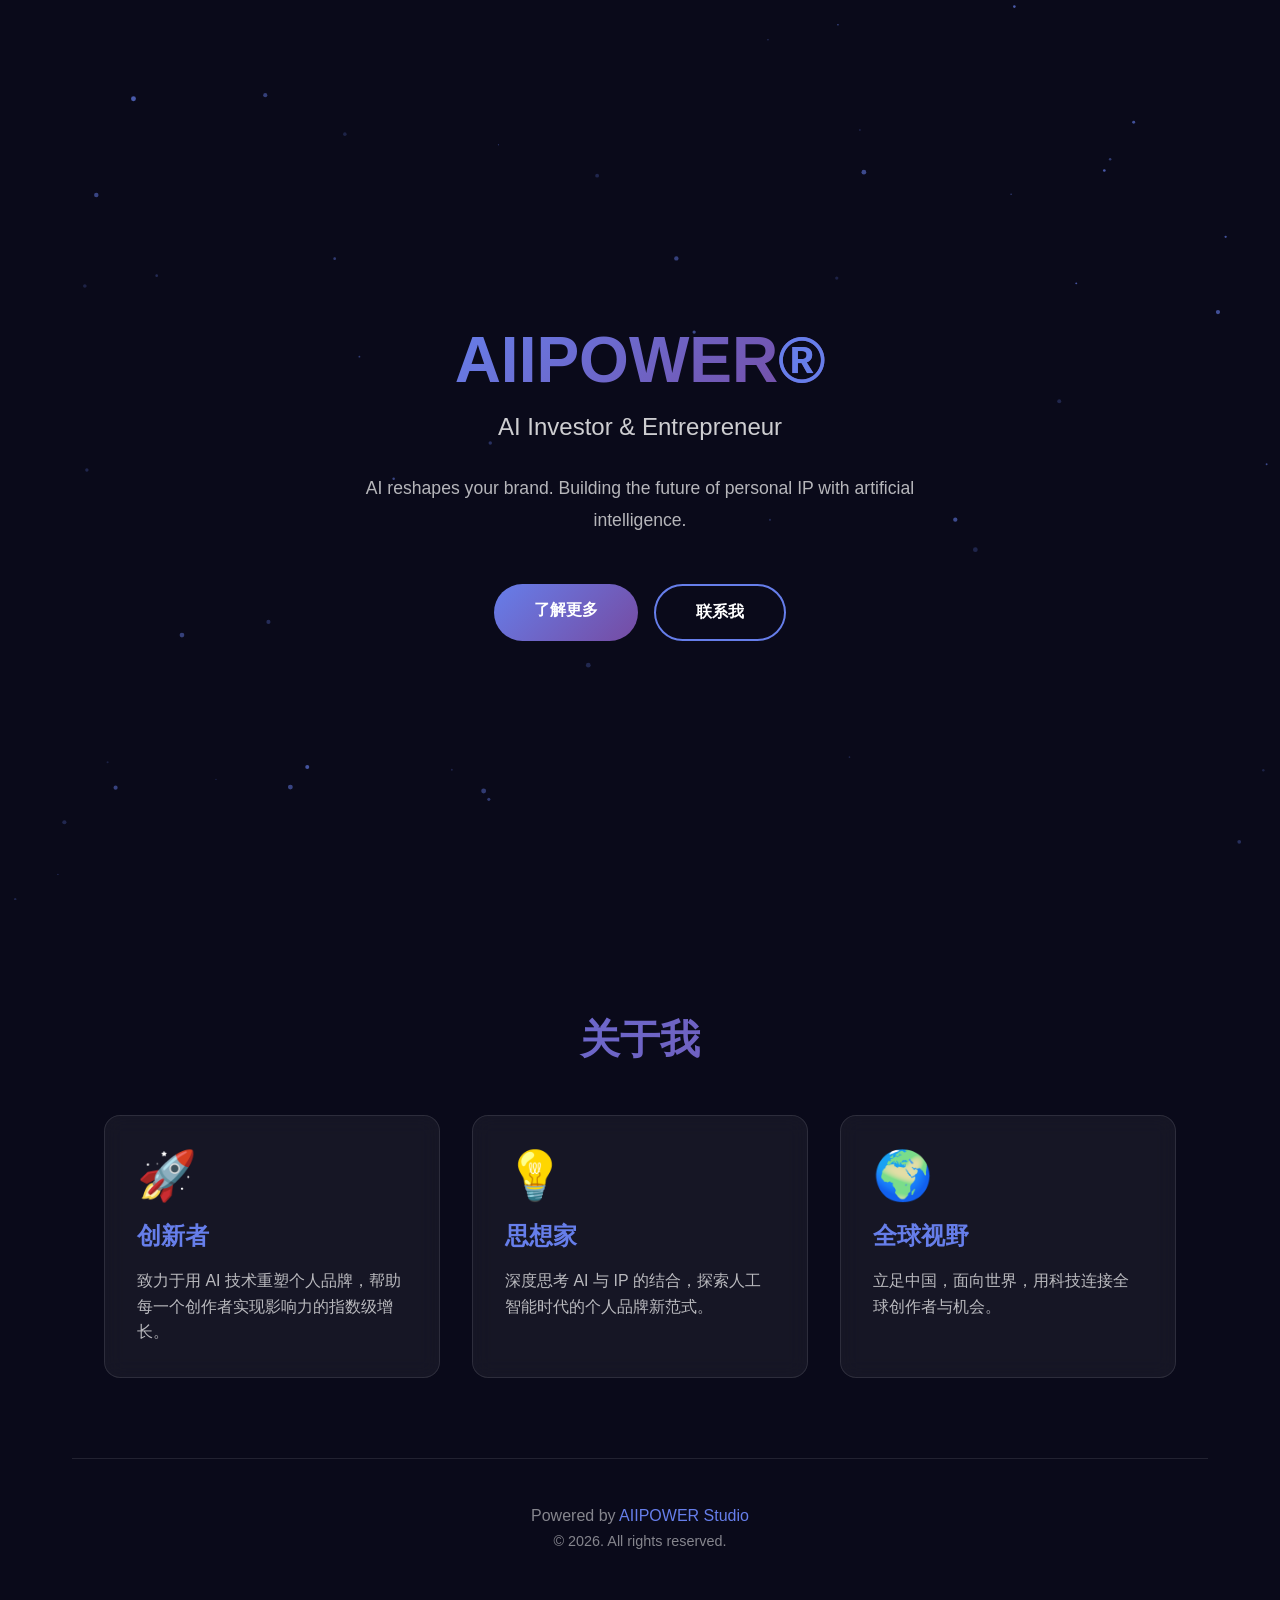
<file: showcase.html>
<!DOCTYPE html>
<html lang="zh-CN">
<head>
  <meta charset="UTF-8">
  <meta name="viewport" content="width=device-width, initial-scale=1.0">
  <title>展示页面 - AIIPOWER Studio</title>
  <style>
    /* 动态样式 - 会通过 JS 注入 */
    :root {
      --primary: #667eea;
      --bg: #0a0a1a;
      --text: #ffffff;
      --accent: #764ba2;
      --font: 'Segoe UI', sans-serif;
    }

    * { margin: 0; padding: 0; box-sizing: border-box; }

    body {
      font-family: var(--font);
      background: var(--bg);
      color: var(--text);
      min-height: 100vh;
      overflow-x: hidden;
    }

    /* 粒子背景 */
    #particles {
      position: fixed;
      top: 0;
      left: 0;
      width: 100%;
      height: 100%;
      z-index: 0;
      pointer-events: none;
    }

    .showcase-container {
      position: relative;
      z-index: 1;
      max-width: 1200px;
      margin: 0 auto;
      padding: 2rem;
    }

    /* Hero 区域 */
    .hero-section {
      min-height: 100vh;
      display: flex;
      flex-direction: column;
      justify-content: center;
      align-items: center;
      text-align: center;
      padding: 2rem;
    }

    .hero-logo {
      font-size: 4rem;
      font-weight: 900;
      background: linear-gradient(135deg, var(--primary), var(--accent));
      -webkit-background-clip: text;
      -webkit-text-fill-color: transparent;
      background-clip: text;
      margin-bottom: 1rem;
      animation: fadeInUp 1s ease;
    }

    .hero-logo span {
      color: var(--primary);
      -webkit-text-fill-color: var(--primary);
    }

    .hero-title {
      font-size: 1.5rem;
      color: rgba(255, 255, 255, 0.8);
      margin-bottom: 2rem;
      animation: fadeInUp 1s ease 0.2s both;
    }

    .hero-bio {
      font-size: 1.1rem;
      max-width: 600px;
      line-height: 1.8;
      color: rgba(255, 255, 255, 0.7);
      margin-bottom: 3rem;
      animation: fadeInUp 1s ease 0.4s both;
    }

    .hero-cta {
      display: flex;
      gap: 1rem;
      animation: fadeInUp 1s ease 0.6s both;
    }

    .btn-hero {
      padding: 1rem 2.5rem;
      border: none;
      border-radius: 50px;
      font-size: 1rem;
      font-weight: 600;
      cursor: pointer;
      transition: all 0.3s;
      text-decoration: none;
    }

    .btn-primary-hero {
      background: linear-gradient(135deg, var(--primary), var(--accent));
      color: #fff;
    }

    .btn-primary-hero:hover {
      transform: translateY(-3px);
      box-shadow: 0 10px 30px rgba(102, 126, 234, 0.4);
    }

    .btn-secondary-hero {
      background: transparent;
      color: var(--text);
      border: 2px solid var(--primary);
    }

    .btn-secondary-hero:hover {
      background: var(--primary);
      color: #fff;
    }

    /* 内容区块 */
    .content-section {
      padding: 5rem 2rem;
    }

    .section-title {
      font-size: 2.5rem;
      text-align: center;
      margin-bottom: 3rem;
      background: linear-gradient(135deg, var(--primary), var(--accent));
      -webkit-background-clip: text;
      -webkit-text-fill-color: transparent;
      background-clip: text;
    }

    .card-grid {
      display: grid;
      grid-template-columns: repeat(auto-fit, minmax(300px, 1fr));
      gap: 2rem;
      margin-top: 3rem;
    }

    .card {
      background: rgba(255, 255, 255, 0.05);
      border: 1px solid rgba(255, 255, 255, 0.1);
      border-radius: 16px;
      padding: 2rem;
      backdrop-filter: blur(10px);
      transition: all 0.3s;
    }

    .card:hover {
      transform: translateY(-5px);
      border-color: var(--primary);
      box-shadow: 0 10px 30px rgba(0, 0, 0, 0.3);
    }

    .card-icon {
      font-size: 3rem;
      margin-bottom: 1rem;
    }

    .card-title {
      font-size: 1.5rem;
      margin-bottom: 1rem;
      color: var(--primary);
    }

    .card-desc {
      color: rgba(255, 255, 255, 0.7);
      line-height: 1.6;
    }

    /* 页脚 */
    .showcase-footer {
      text-align: center;
      padding: 3rem 2rem;
      border-top: 1px solid rgba(255, 255, 255, 0.1);
      color: rgba(255, 255, 255, 0.5);
    }

    .showcase-footer a {
      color: var(--primary);
      text-decoration: none;
    }

    /* 动画 */
    @keyframes fadeInUp {
      from {
        opacity: 0;
        transform: translateY(30px);
      }
      to {
        opacity: 1;
        transform: translateY(0);
      }
    }

    /* 加载提示 */
    .loading-overlay {
      position: fixed;
      top: 0;
      left: 0;
      width: 100%;
      height: 100%;
      background: var(--bg);
      display: flex;
      justify-content: center;
      align-items: center;
      z-index: 9999;
      transition: opacity 0.5s;
    }

    .loading-overlay.hidden {
      opacity: 0;
      pointer-events: none;
    }

    .loading-spinner {
      width: 50px;
      height: 50px;
      border: 3px solid rgba(255, 255, 255, 0.1);
      border-top-color: var(--primary);
      border-radius: 50%;
      animation: spin 1s linear infinite;
    }

    @keyframes spin {
      to { transform: rotate(360deg); }
    }

    /* 响应式 */
    @media (max-width: 768px) {
      .hero-logo { font-size: 2.5rem; }
      .hero-title { font-size: 1.2rem; }
      .hero-cta { flex-direction: column; }
      .section-title { font-size: 2rem; }
    }
  </style>
</head>
<body>
  <!-- 加载遮罩 -->
  <div class="loading-overlay" id="loading">
    <div class="loading-spinner"></div>
  </div>

  <!-- 粒子背景 -->
  <canvas id="particles"></canvas>

  <div class="showcase-container">
    <!-- Hero 区域 -->
    <section class="hero-section">
      <h1 class="hero-logo" id="hero-logo">AIIPOWER<span>®️</span></h1>
      <p class="hero-title" id="hero-title">AI Investor & Entrepreneur</p>
      <p class="hero-bio" id="hero-bio">Loading...</p>
      <div class="hero-cta">
        <a href="#about" class="btn-hero btn-primary-hero">了解更多</a>
        <a href="#contact" class="btn-hero btn-secondary-hero">联系我</a>
      </div>
    </section>

    <!-- About 区域 -->
    <section class="content-section" id="about">
      <h2 class="section-title">关于我</h2>
      <div class="card-grid">
        <div class="card">
          <div class="card-icon">🚀</div>
          <h3 class="card-title">创新者</h3>
          <p class="card-desc">致力于用 AI 技术重塑个人品牌，帮助每一个创作者实现影响力的指数级增长。</p>
        </div>
        <div class="card">
          <div class="card-icon">💡</div>
          <h3 class="card-title">思想家</h3>
          <p class="card-desc">深度思考 AI 与 IP 的结合，探索人工智能时代的个人品牌新范式。</p>
        </div>
        <div class="card">
          <div class="card-icon">🌍</div>
          <h3 class="card-title">全球视野</h3>
          <p class="card-desc">立足中国，面向世界，用科技连接全球创作者与机会。</p>
        </div>
      </div>
    </section>

    <!-- 页脚 -->
    <footer class="showcase-footer">
      <p>Powered by <a href="https://aiipower.me" target="_blank">AIIPOWER Studio</a></p>
      <p style="margin-top: 0.5rem; font-size: 0.9rem;">© 2026. All rights reserved.</p>
    </footer>
  </div>

  <script>
    // 默认配置
    const defaultConfig = {
      brandEn: 'AIIPOWER',
      brandCn: 'AIIPOWER',
      title: 'AI Investor & Entrepreneur',
      bio: 'AI reshapes your brand. Building the future of personal IP with artificial intelligence.',
      primary: '#667eea',
      bg: '#0a0a1a',
      text: '#ffffff',
      accent: '#764ba2',
      font: 'modern'
    };

    // 字体映射
    const fontMap = {
      modern: "'Segoe UI', 'PingFang SC', 'Microsoft YaHei', sans-serif",
      classic: "Georgia, 'Times New Roman', serif",
      tech: "'Consolas', 'Monaco', 'Courier New', monospace",
      friendly: "'Comic Sans MS', 'Segoe UI', cursive"
    };

    // 读取配置
    function loadConfig() {
      let config = { ...defaultConfig };

      // 1. 尝试从 URL hash 读取（分享链接）
      if (window.location.hash) {
        try {
          const decoded = decodeURIComponent(atob(window.location.hash.slice(1)));
          const hashConfig = JSON.parse(decoded);
          config = { ...config, ...hashConfig };
        } catch (e) {
          console.warn('Failed to parse hash config:', e);
        }
      }

      // 2. 尝试从 URL 参数读取
      const params = new URLSearchParams(window.location.search);
      if (params.has('brandEn')) {
        config.brandEn = params.get('brandEn');
        config.brandCn = params.get('brandCn') || config.brandCn;
        config.title = params.get('title') || config.title;
        config.bio = params.get('bio') || config.bio;
        config.primary = params.get('primary') || config.primary;
        config.bg = params.get('bg') || config.bg;
        config.text = params.get('text') || config.text;
        config.accent = params.get('accent') || config.accent;
        config.font = params.get('font') || config.font;
      }

      // 3. 尝试从 localStorage 读取
      if (!window.location.hash && !window.location.search) {
        const saved = localStorage.getItem('showcase-config');
        if (saved) {
          try {
            const localConfig = JSON.parse(saved);
            config = { ...config, ...localConfig };
          } catch (e) {
            console.warn('Failed to parse localStorage config:', e);
          }
        }
      }

      return config;
    }

    // 应用配置
    function applyConfig(config) {
      // 更新 CSS 变量
      document.documentElement.style.setProperty('--primary', config.primary);
      document.documentElement.style.setProperty('--bg', config.bg);
      document.documentElement.style.setProperty('--text', config.text);
      document.documentElement.style.setProperty('--accent', config.accent);
      document.documentElement.style.setProperty('--font', fontMap[config.font] || fontMap.modern);

      // 更新页面内容
      document.getElementById('hero-logo').innerHTML = config.brandEn + '<span>®️</span>';
      document.getElementById('hero-title').textContent = config.title;
      document.getElementById('hero-bio').textContent = config.bio;

      // 更新页面标题
      document.title = `${config.brandEn} - Personal IP Showcase`;

      // 更新加载遮罩背景色
      document.getElementById('loading').style.background = config.bg;
    }

    // 粒子动画
    function initParticles() {
      const canvas = document.getElementById('particles');
      const ctx = canvas.getContext('2d');
      let particles = [];
      let animationId;

      function resize() {
        canvas.width = window.innerWidth;
        canvas.height = window.innerHeight;
      }

      function createParticle() {
        return {
          x: Math.random() * canvas.width,
          y: Math.random() * canvas.height,
          size: Math.random() * 2 + 0.5,
          speedX: (Math.random() - 0.5) * 0.5,
          speedY: (Math.random() - 0.5) * 0.5,
          opacity: Math.random() * 0.5 + 0.2
        };
      }

      function init() {
        resize();
        particles = Array.from({ length: 50 }, createParticle);
      }

      function animate() {
        ctx.clearRect(0, 0, canvas.width, canvas.height);

        particles.forEach(p => {
          p.x += p.speedX;
          p.y += p.speedY;

          if (p.x < 0 || p.x > canvas.width) p.speedX *= -1;
          if (p.y < 0 || p.y > canvas.height) p.speedY *= -1;

          ctx.beginPath();
          ctx.arc(p.x, p.y, p.size, 0, Math.PI * 2);
          ctx.fillStyle = `rgba(102, 126, 234, ${p.opacity})`;
          ctx.fill();
        });

        animationId = requestAnimationFrame(animate);
      }

      window.addEventListener('resize', resize);
      init();
      animate();
    }

    // 初始化
    document.addEventListener('DOMContentLoaded', () => {
      const config = loadConfig();
      applyConfig(config);
      initParticles();

      // 隐藏加载遮罩
      setTimeout(() => {
        document.getElementById('loading').classList.add('hidden');
      }, 500);
    });
  </script>
</body>
</html>
</file>
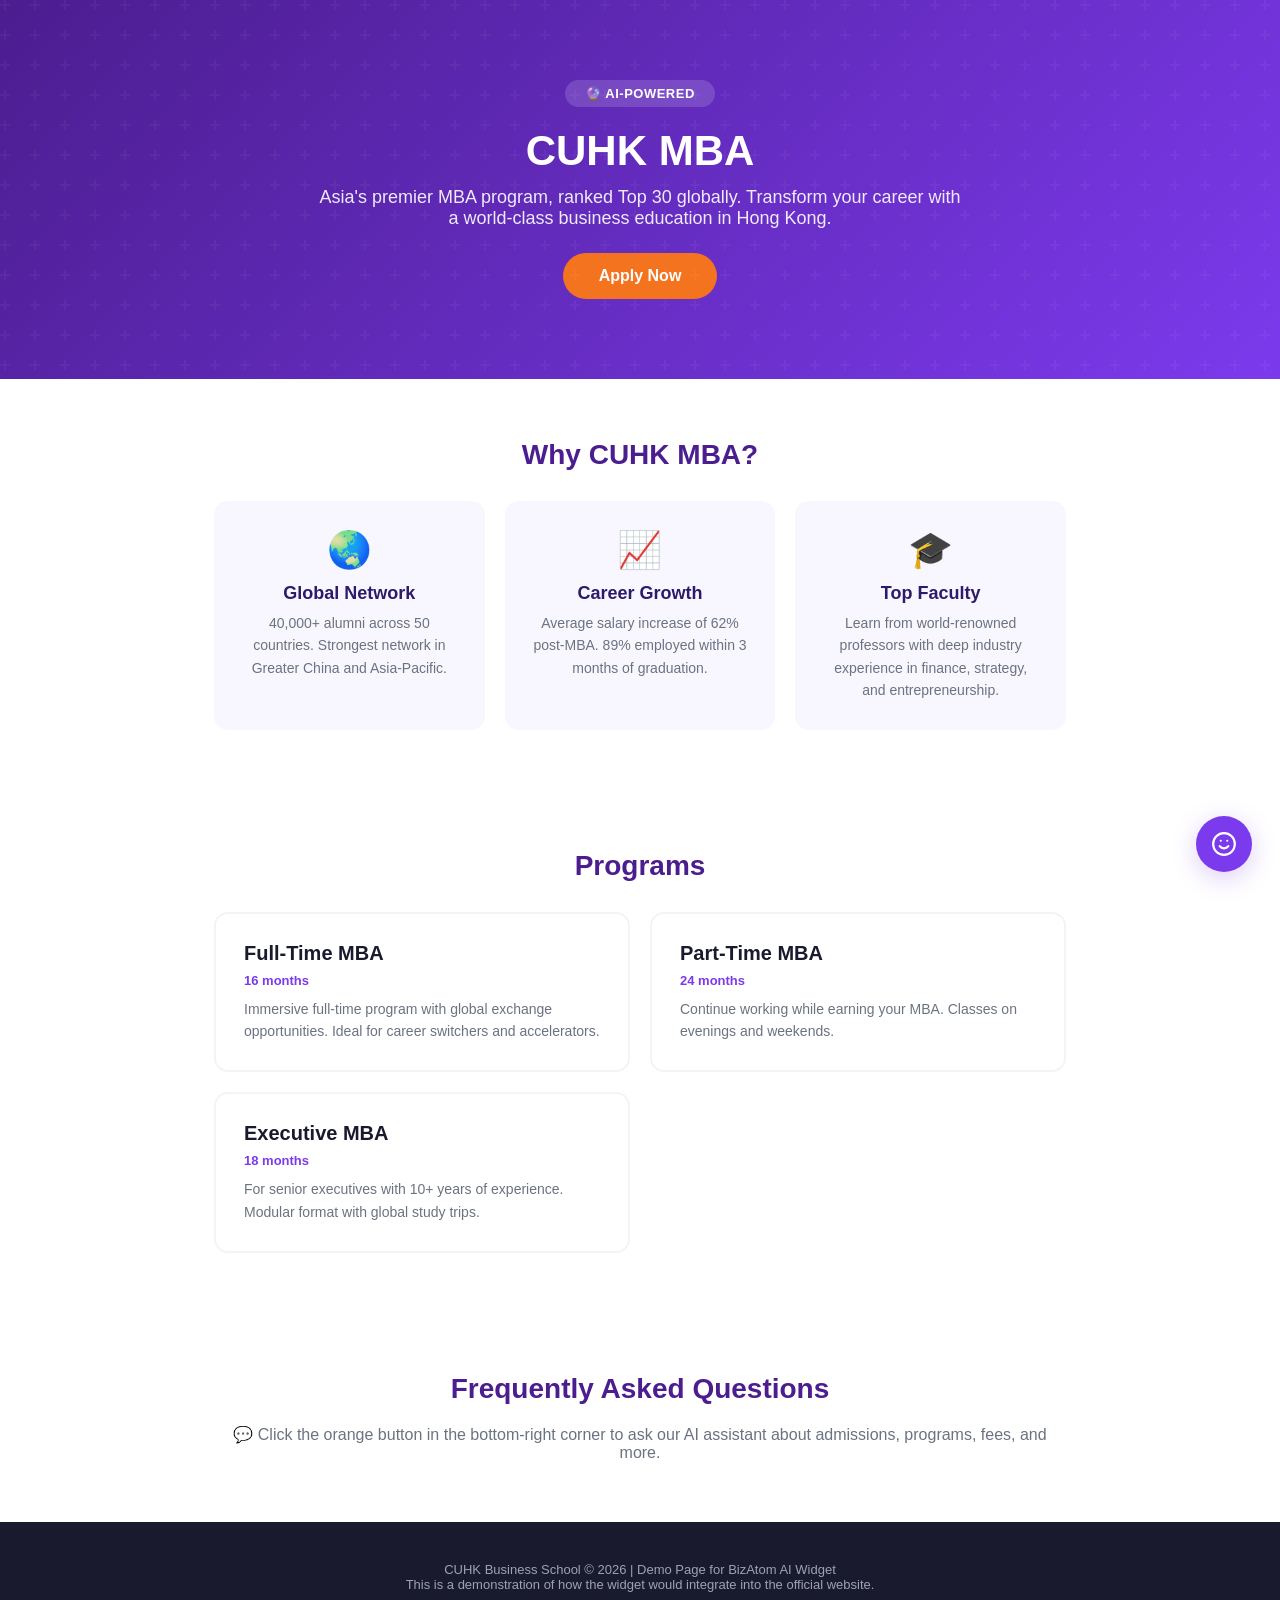
<file: widget-cuhk-demo.html>
<!DOCTYPE html>
<html lang="en">
<head>
<meta charset="UTF-8">
<meta name="viewport" content="width=device-width, initial-scale=1.0">
<title>CUHK MBA — AI Admissions Assistant (Demo)</title>
<style>
  * { margin: 0; padding: 0; box-sizing: border-box; }
  body {
    font-family: -apple-system, BlinkMacSystemFont, "Segoe UI", Roboto, sans-serif;
    color: #333;
    min-height: 100vh;
  }
  .hero {
    background: linear-gradient(135deg, #4B1D8F, #7C3AED);
    color: white;
    padding: 80px 24px;
    text-align: center;
    position: relative;
  }
  .hero::before {
    content: ''; position: absolute; inset: 0;
    background: url("data:image/svg+xml,%3Csvg width='60' height='60' viewBox='0 0 60 60' xmlns='http://www.w3.org/2000/svg'%3E%3Cg fill='none' fill-rule='evenodd'%3E%3Cg fill='%23ffffff' fill-opacity='0.04'%3E%3Cpath d='M36 34v-4h-2v4h-4v2h4v4h2v-4h4v-2h-4zm0-30V0h-2v4h-4v2h4v4h2V6h4V4h-4zM6 34v-4H4v4H0v2h4v4h2v-4h4v-2H6zM6 4V0H4v4H0v2h4v4h2V6h4V4H6z'/%3E%3C/g%3E%3C/g%3E%3C/svg%3E");
  }
  .hero .badge {
    display: inline-block;
    background: rgba(255,255,255,.15);
    padding: 6px 20px;
    border-radius: 99px;
    font-size: 13px;
    font-weight: 600;
    letter-spacing: .5px;
    margin-bottom: 20px;
  }
  .hero h1 { font-size: 42px; font-weight: 800; margin-bottom: 12px; }
  .hero p { font-size: 18px; opacity: 0.9; max-width: 650px; margin: 0 auto 24px; }
  .hero .cta {
    display: inline-block;
    background: #F4731F;
    color: white;
    padding: 14px 36px;
    border-radius: 99px;
    font-size: 16px;
    font-weight: 700;
    text-decoration: none;
    transition: transform .15s, box-shadow .15s;
  }
  .hero .cta:hover { transform: translateY(-2px); box-shadow: 0 8px 24px rgba(244,115,31,.4); }
  .section {
    max-width: 900px;
    margin: 0 auto;
    padding: 60px 24px;
  }
  .section h2 {
    font-size: 28px;
    font-weight: 800;
    color: #4B1D8F;
    margin-bottom: 20px;
    text-align: center;
  }
  .cards {
    display: grid;
    grid-template-columns: repeat(auto-fit, minmax(250px, 1fr));
    gap: 20px;
    margin-top: 30px;
  }
  .card {
    background: #F8F7FF;
    border-radius: 14px;
    padding: 28px;
    text-align: center;
  }
  .card .icon { font-size: 36px; margin-bottom: 12px; }
  .card h3 { font-size: 18px; font-weight: 700; color: #2D1B69; margin-bottom: 8px; }
  .card p { font-size: 14px; color: #6B7280; line-height: 1.6; }
  .programs {
    display: grid;
    grid-template-columns: repeat(auto-fit, minmax(280px, 1fr));
    gap: 20px;
    margin-top: 30px;
  }
  .prog {
    background: white;
    border: 2px solid #F3F4F6;
    border-radius: 14px;
    padding: 28px;
    transition: border-color .2s;
  }
  .prog:hover { border-color: #7C3AED; }
  .prog h3 { font-size: 20px; font-weight: 700; color: #1a1a2e; margin-bottom: 8px; }
  .prog .duration { font-size: 13px; color: #7C3AED; font-weight: 600; margin-bottom: 10px; }
  .prog p { font-size: 14px; color: #6B7280; line-height: 1.6; }
  footer {
    background: #1a1a2e;
    color: #9CA3AF;
    text-align: center;
    padding: 40px;
    font-size: 13px;
  }
</style>
</head>
<body>

<div class="hero">
  <div class="badge">🔮 AI-POWERED</div>
  <h1>CUHK MBA</h1>
  <p>Asia's premier MBA program, ranked Top 30 globally. Transform your career with a world-class business education in Hong Kong.</p>
  <a href="#" class="cta">Apply Now</a>
</div>

<div class="section">
  <h2>Why CUHK MBA?</h2>
  <div class="cards">
    <div class="card">
      <div class="icon">🌏</div>
      <h3>Global Network</h3>
      <p>40,000+ alumni across 50 countries. Strongest network in Greater China and Asia-Pacific.</p>
    </div>
    <div class="card">
      <div class="icon">📈</div>
      <h3>Career Growth</h3>
      <p>Average salary increase of 62% post-MBA. 89% employed within 3 months of graduation.</p>
    </div>
    <div class="card">
      <div class="icon">🎓</div>
      <h3>Top Faculty</h3>
      <p>Learn from world-renowned professors with deep industry experience in finance, strategy, and entrepreneurship.</p>
    </div>
  </div>
</div>

<div class="section">
  <h2>Programs</h2>
  <div class="programs">
    <div class="prog">
      <h3>Full-Time MBA</h3>
      <div class="duration">16 months</div>
      <p>Immersive full-time program with global exchange opportunities. Ideal for career switchers and accelerators.</p>
    </div>
    <div class="prog">
      <h3>Part-Time MBA</h3>
      <div class="duration">24 months</div>
      <p>Continue working while earning your MBA. Classes on evenings and weekends.</p>
    </div>
    <div class="prog">
      <h3>Executive MBA</h3>
      <div class="duration">18 months</div>
      <p>For senior executives with 10+ years of experience. Modular format with global study trips.</p>
    </div>
  </div>
</div>

<div class="section">
  <h2>Frequently Asked Questions</h2>
  <p style="text-align:center; color:#6B7280; margin-top:20px;">
    💬 Click the orange button in the bottom-right corner to ask our AI assistant about admissions, programs, fees, and more.
  </p>
</div>

<footer>
  CUHK Business School &copy; 2026 | Demo Page for BizAtom AI Widget<br>
  This is a demonstration of how the widget would integrate into the official website.
</footer>

<!-- BizAtom Widget for CUHK MBA -->
<script>
  var script = document.createElement('script');
  script.src = 'widget.js';
  script.setAttribute('data-site', 'CUHK MBA');
  script.setAttribute('data-tagline', 'Ask me about programs, admissions & more');
  script.setAttribute('data-theme', 'purple');
  script.setAttribute('data-lang', 'en');
  script.setAttribute('data-api', '/api/widget-chat');
  script.setAttribute('data-welcome', "Hello! I'm the CUHK MBA Program Assistant. Ask me about our programs, admissions requirements, tuition fees, campus life, or career outcomes. How can I help you today?");
  script.setAttribute('data-suggestions', 'What MBA programs are offered?,Admission requirements,Tuition fees and scholarships,Application deadlines,What is the GMAT score requirement?');
  document.head.appendChild(script);
</script>

</body>
</html>
</file>
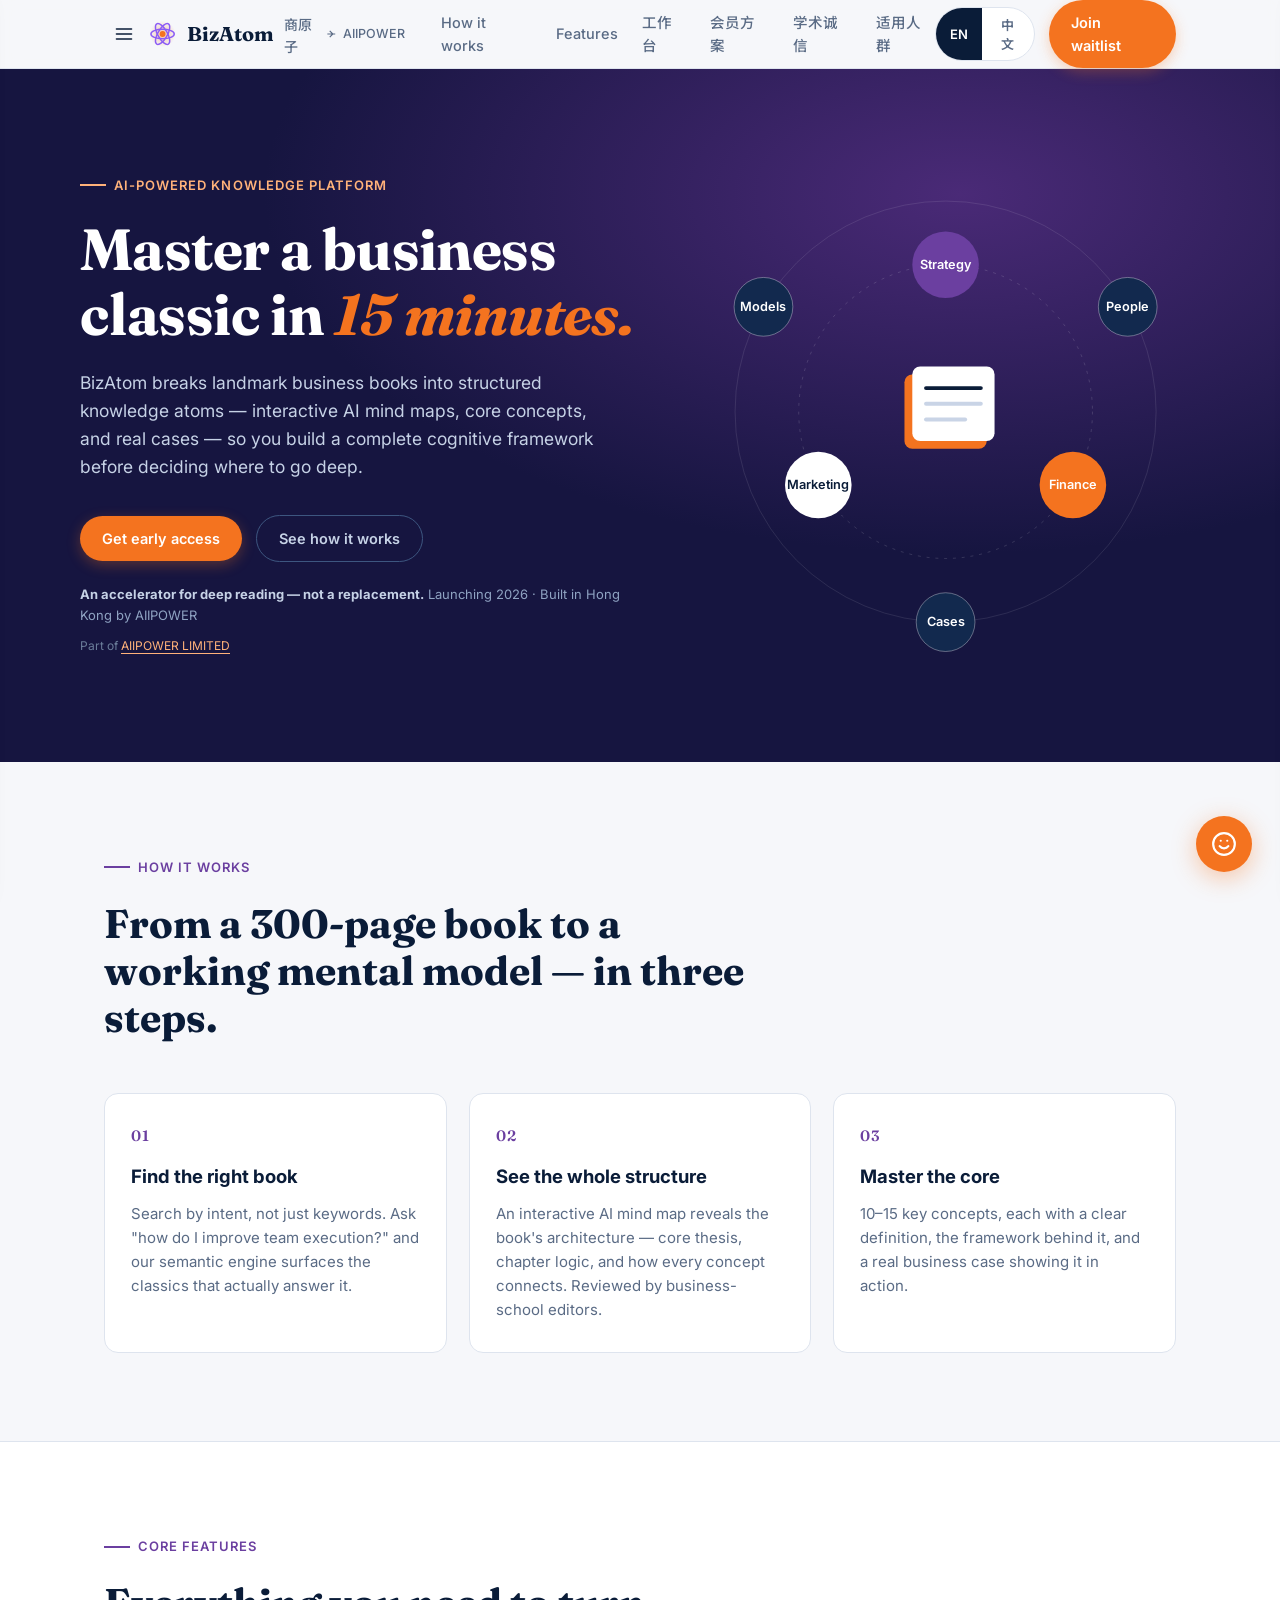
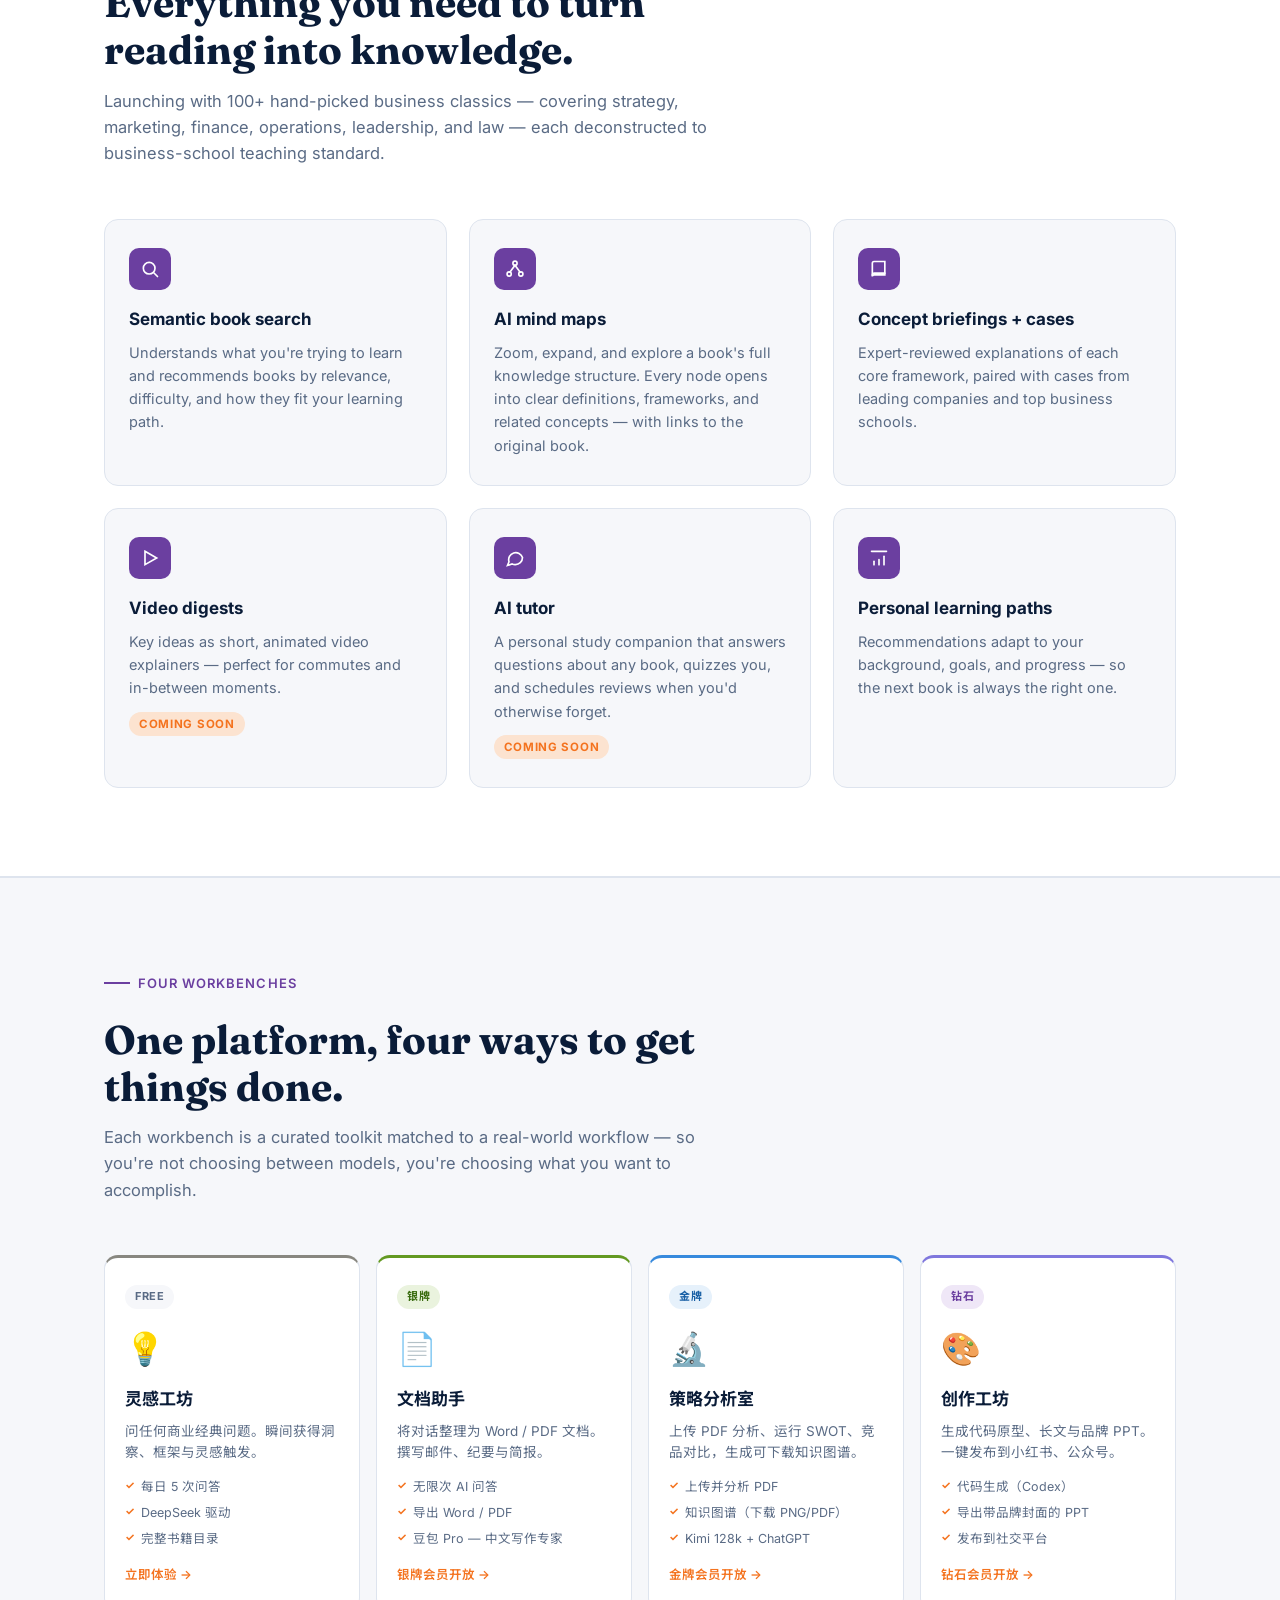
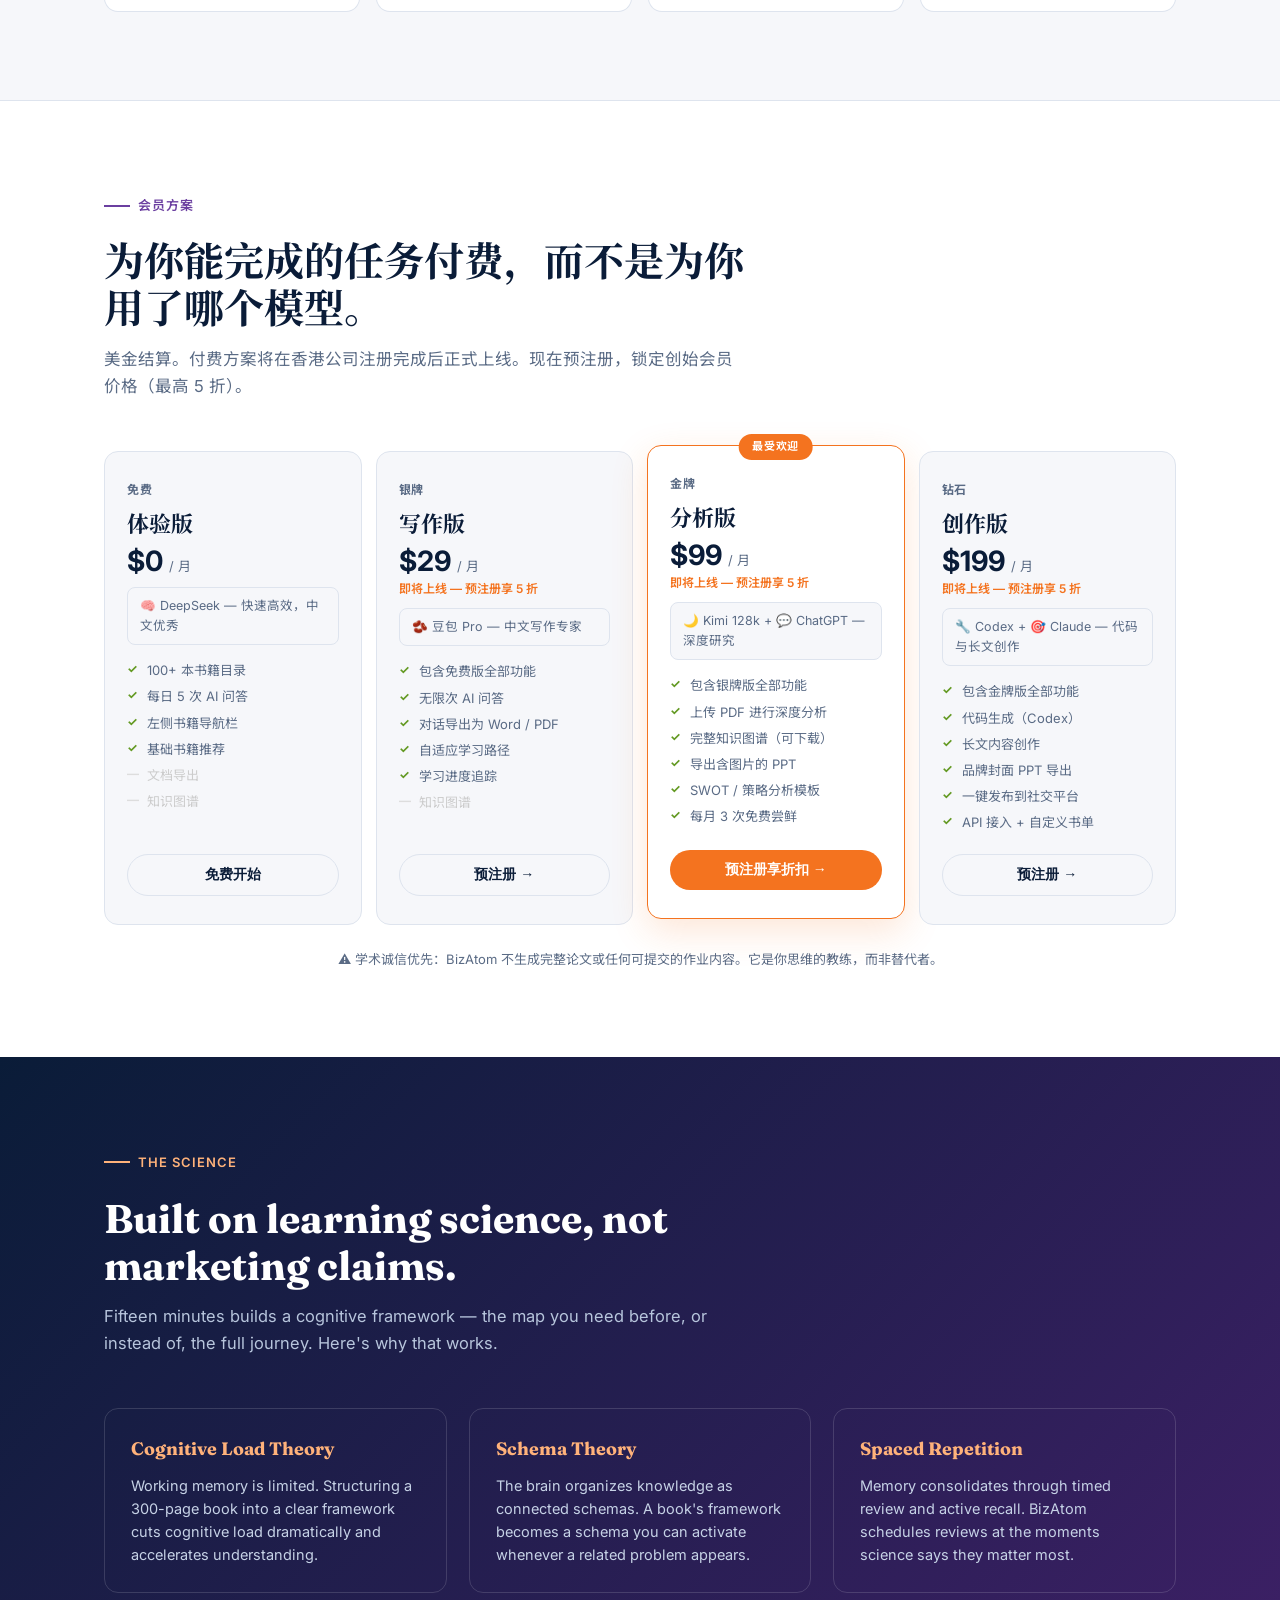
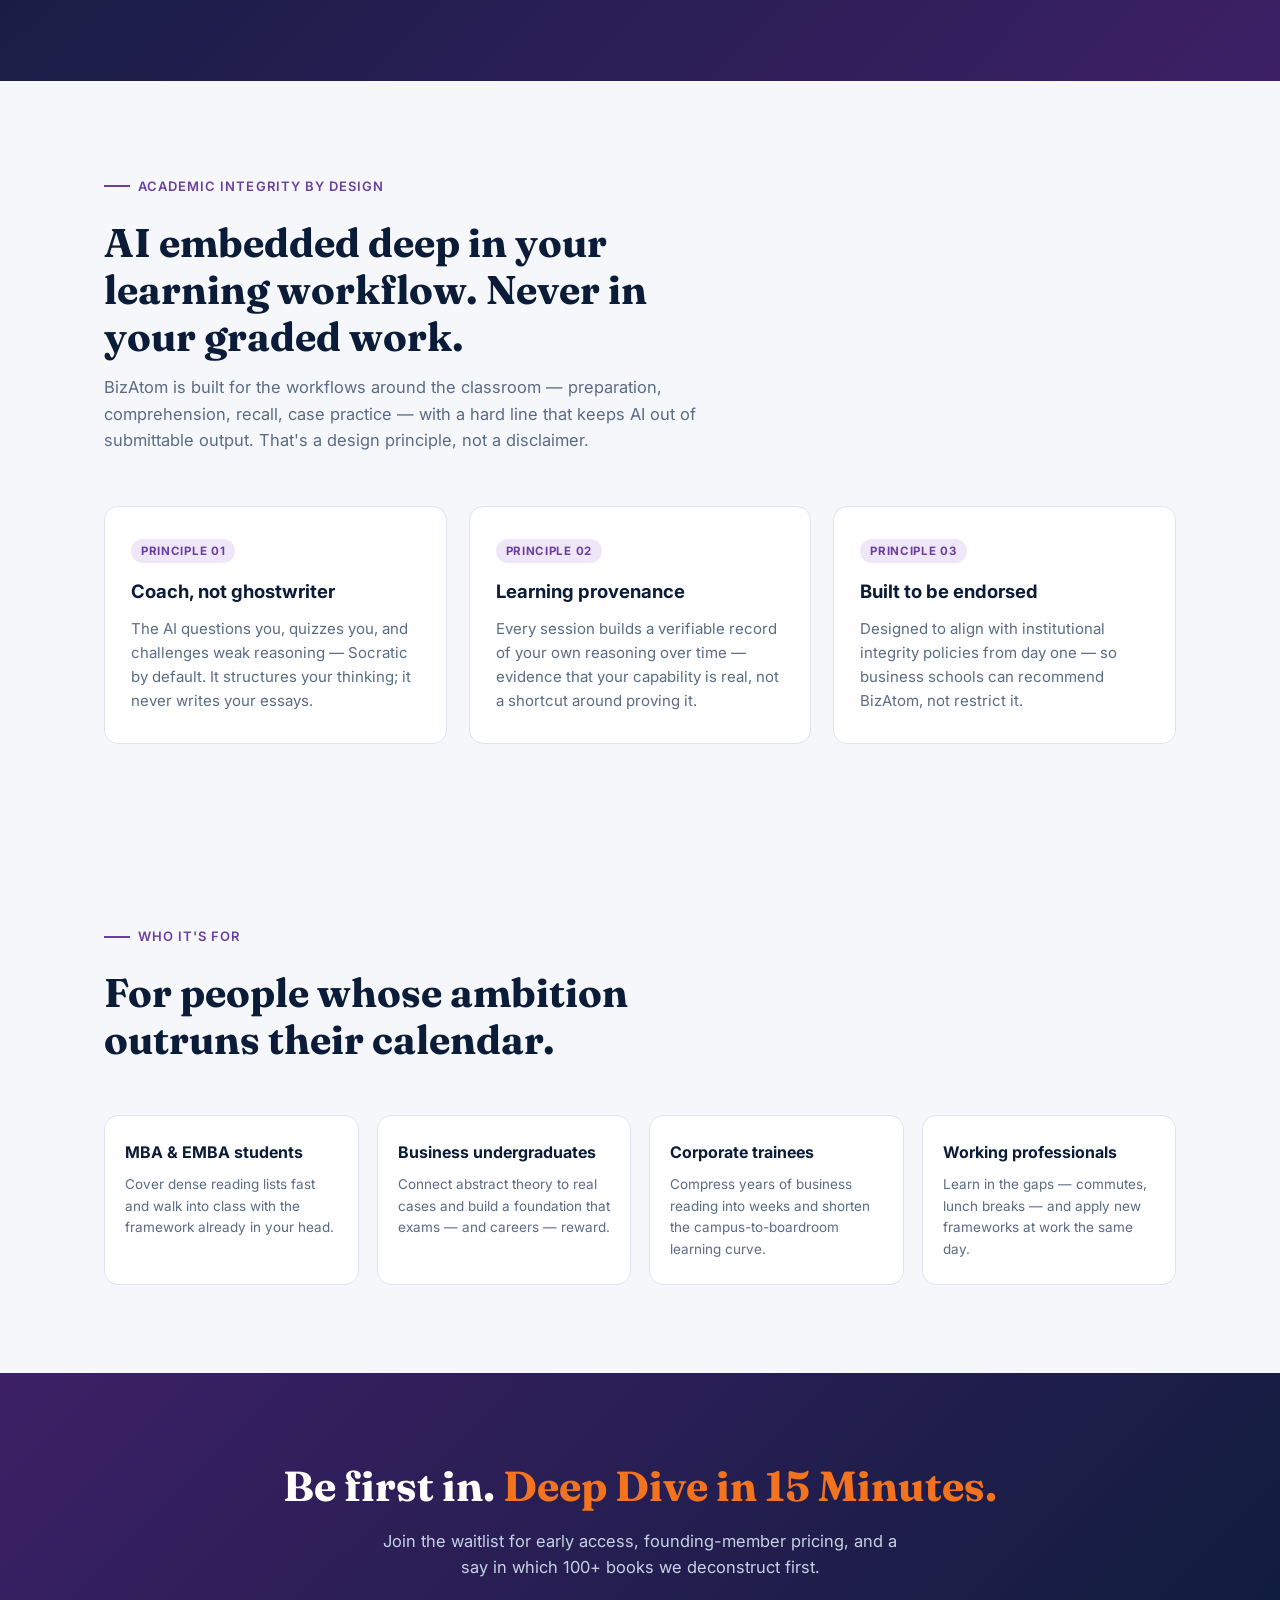
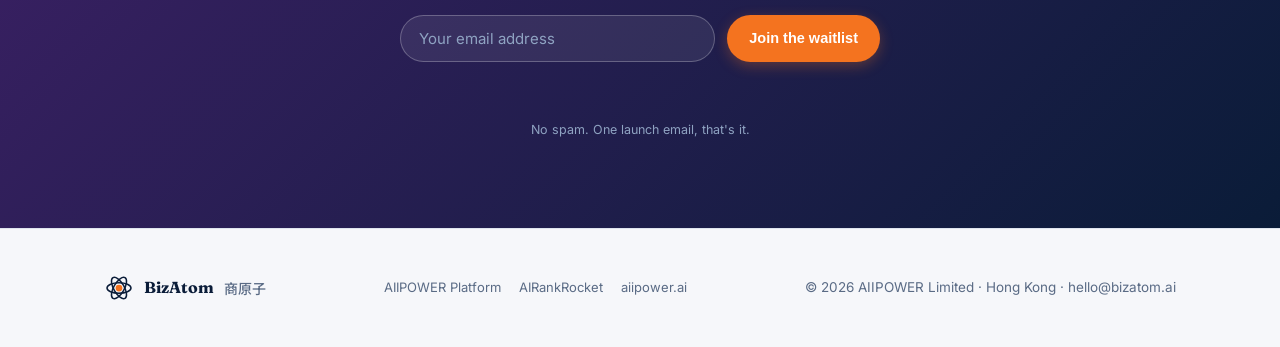
<file: bizatom-site/bizatom.html>
<!DOCTYPE html>
<html lang="en">
<head>
<meta charset="UTF-8">
<meta name="viewport" content="width=device-width, initial-scale=1.0">
<title>BizAtom 商原子 — Deep Dive in 15 Minutes</title>
<meta name="description" content="BizAtom turns landmark business books into structured knowledge atoms — AI mind maps, core concepts, and real cases — so you build a complete cognitive framework in 15 minutes.">
<meta name="keywords" content="BizAtom, 商原子, business books, AI, knowledge platform, MBA, AIIPOWER">
<meta property="og:title" content="BizAtom 商原子 — Deep Dive in 15 Minutes">
<meta property="og:description" content="AI-powered business book deconstruction. Master a business classic in 15 minutes.">
<link rel="icon" href="data:image/svg+xml,<svg xmlns='http://www.w3.org/2000/svg' viewBox='0 0 40 40'><defs><radialGradient id='fg' cx='50%25' cy='50%25' r='50%25'><stop offset='0%25' stop-color='%23F4731F' stop-opacity='0.5'/><stop offset='100%25' stop-color='%23F4731F' stop-opacity='0'/></radialGradient></defs><circle cx='20' cy='20' r='18' fill='url(%23fg)'/><ellipse cx='20' cy='20' rx='16' ry='6.5' fill='none' stroke='%238B5CF6' stroke-width='2' transform='rotate(0 20 20)'/><ellipse cx='20' cy='20' rx='16' ry='6.5' fill='none' stroke='%238B5CF6' stroke-width='2' transform='rotate(60 20 20)'/><ellipse cx='20' cy='20' rx='16' ry='6.5' fill='none' stroke='%238B5CF6' stroke-width='2' transform='rotate(120 20 20)'/><circle cx='20' cy='20' r='4' fill='%23F4731F'/></svg>">
<link rel="preconnect" href="https://fonts.googleapis.com">
<link rel="preconnect" href="https://fonts.gstatic.com" crossorigin>
<link href="https://fonts.googleapis.com/css2?family=Fraunces:opsz,wght@9..144,400;9..144,600;9..144,700&family=Inter:wght@400;500;600;700&family=Noto+Sans+SC:wght@400;500;700&family=Noto+Serif+SC:wght@600;700&display=swap" rel="stylesheet">
<style>
:root{
  --navy:#0A1C38;          /* primary — professionalism & trust */
  --navy-2:#12294E;
  --blue:#2C5BAF;
  --purple:#6B3FA0;        /* CUHK-inspired academic purple */
  --purple-deep:#3D2066;
  --purple-soft:#EFE7F7;
  --orange:#F4731F;        /* accent — energy & innovation */
  --orange-soft:#FCE3D0;
  --paper:#F6F7FA;
  --ink:#13233F;
  --muted:#5A6B85;
  --line:#DEE4EE;
  --white:#FFFFFF;
  --radius:14px;
  --display:"Fraunces","Noto Serif SC",serif;
  --body:"Inter","Noto Sans SC",sans-serif;
}
*{margin:0;padding:0;box-sizing:border-box}
html{scroll-behavior:smooth}
body{font-family:var(--body);color:var(--ink);background:var(--paper);line-height:1.6;-webkit-font-smoothing:antialiased}
img,svg{display:block;max-width:100%}
a{color:inherit;text-decoration:none}
.container{max-width:1120px;margin:0 auto;padding:0 24px}

/* ---------- Platform back-link ---------- */
.platform-link{display:inline-flex;align-items:center;gap:6px;font-size:12.5px;font-weight:500;color:var(--muted);transition:color .2s}
.platform-link:hover{color:var(--navy)}
.platform-link svg{width:14px;height:14px}

/* ---------- NAV ---------- */
.nav{position:sticky;top:0;z-index:50;background:rgba(246,247,250,.85);backdrop-filter:blur(10px);border-bottom:1px solid var(--line)}
.nav-inner{display:flex;align-items:center;justify-content:space-between;height:68px}
.brand{display:flex;align-items:center;gap:10px;font-family:var(--display);font-weight:700;font-size:20px;color:var(--navy)}
.brand .zh{font-size:14px;color:var(--muted);font-family:var(--body);font-weight:500;margin-top:4px}
.atom-mark{width:30px;height:30px}
.nav-links{display:flex;align-items:center;gap:24px;font-size:14.5px;font-weight:500;color:var(--muted)}
.nav-links a:hover{color:var(--navy)}
.nav-cta{display:flex;align-items:center;gap:14px}
.nav-user-btn{display:none;align-items:center;gap:8px;padding:6px 12px;border-radius:99px;background:var(--white);border:1.5px solid var(--line);cursor:pointer;font-family:var(--body);font-size:13.5px;font-weight:600;color:var(--navy);transition:border-color .15s}
.nav-user-btn:hover{border-color:var(--purple)}
.nav-avatar{width:28px;height:28px;border-radius:50%;background:var(--purple);color:#fff;display:flex;align-items:center;justify-content:center;font-size:13px;font-weight:700;flex-shrink:0}
.user-dropdown{display:none;position:absolute;top:calc(100% + 8px);right:0;background:var(--white);border-radius:14px;box-shadow:0 8px 32px rgba(10,28,56,.18);min-width:220px;z-index:100;overflow:hidden}
.user-dropdown.open{display:block}
.ud-header{display:flex;align-items:center;gap:12px;padding:18px 16px;background:var(--paper)}
.ud-avatar{width:40px;height:40px;border-radius:50%;background:var(--purple);color:#fff;display:flex;align-items:center;justify-content:center;font-size:16px;font-weight:700;flex-shrink:0}
.ud-name{font-size:13.5px;font-weight:700;color:var(--navy)}
.ud-email{font-size:11.5px;color:var(--muted)}
.ud-menu{display:flex;flex-direction:column}
.ud-menu button{display:flex;align-items:center;gap:8px;padding:12px 16px;border:0;background:transparent;font-family:var(--body);font-size:13.5px;font-weight:500;color:var(--ink);cursor:pointer;text-align:left;transition:background .1s}
.ud-menu button:hover{background:var(--paper)}
.lang-toggle{display:flex;border:1px solid var(--line);border-radius:99px;overflow:hidden;background:var(--white)}
.lang-toggle button{border:0;background:transparent;padding:7px 14px;font-family:var(--body);font-size:13px;font-weight:600;color:var(--muted);cursor:pointer;transition:.2s}
.lang-toggle button.active{background:var(--navy);color:#fff}
.btn{display:inline-block;padding:11px 22px;border-radius:99px;font-weight:600;font-size:14.5px;cursor:pointer;border:0;transition:transform .15s ease, box-shadow .15s ease}
.btn:focus-visible,.lang-toggle button:focus-visible,a:focus-visible,input:focus-visible{outline:3px solid var(--orange);outline-offset:2px}
.btn-primary{background:var(--orange);color:#fff;box-shadow:0 4px 14px rgba(244,115,31,.3)}
.btn-primary:hover{transform:translateY(-1px);box-shadow:0 6px 18px rgba(244,115,31,.38)}
.btn-ghost{background:transparent;color:var(--navy);border:1.5px solid var(--navy)}
.btn-ghost:hover{background:var(--navy);color:#fff}
@media(max-width:840px){.nav-links{display:none}}

/* ---------- HERO ---------- */
.hero{background:radial-gradient(1200px 620px at 75% 18%, #4A2A77 0%, #161540 58%);color:#fff;overflow:hidden}
.hero-inner{display:grid;grid-template-columns:1.05fr .95fr;gap:48px;align-items:center;padding:88px 0 96px}
.eyebrow{display:inline-flex;align-items:center;gap:8px;font-size:13px;font-weight:600;letter-spacing:.08em;text-transform:uppercase;color:#FFB27A;margin-bottom:22px}
.eyebrow::before{content:"";width:26px;height:2px;background:currentColor}
.hero h1{font-family:var(--display);font-weight:700;font-size:clamp(38px,5vw,58px);line-height:1.12;letter-spacing:-.01em}
.hero h1 .accent{color:var(--orange);font-style:italic}
.hero .sub{margin-top:22px;font-size:17.5px;color:#C6D2E6;max-width:520px}
.hero-actions{margin-top:34px;display:flex;gap:14px;flex-wrap:wrap;align-items:center}
.hero .micro{margin-top:22px;font-size:13px;color:#8FA3C2}
.hero .micro strong{color:#C6D2E6}
.hero .powered-by{margin-top:10px;font-size:12px;color:#6B7D9A}
.hero .powered-by a{color:#FFB27A;text-decoration:underline;text-underline-offset:3px}
@media(max-width:920px){.hero-inner{grid-template-columns:1fr;padding:64px 0}.hero-visual{order:-1;max-width:420px;margin:0 auto}}

/* ---------- ATOM (signature) ---------- */
.atom-wrap{position:relative}
.atom-svg{width:100%;height:auto}
.orbit-spin{transform-origin:260px 260px;animation:spin 46s linear infinite}
.orbit-spin.r{animation-direction:reverse;animation-duration:62s}
.node-label{font-family:var(--body);font-size:13px;font-weight:600;fill:#fff}
.node-label.dark{fill:var(--navy)}
@keyframes spin{to{transform:rotate(360deg)}}
@media(prefers-reduced-motion:reduce){.orbit-spin{animation:none}.btn-primary:hover{transform:none}}

/* ---------- SECTIONS ---------- */
section{padding:88px 0}
.sec-head{max-width:640px;margin-bottom:52px}
.sec-head .eyebrow{color:var(--purple)}
.sec-head h2{font-family:var(--display);font-size:clamp(28px,3.4vw,40px);font-weight:700;color:var(--navy);line-height:1.18}
.sec-head p{margin-top:14px;color:var(--muted);font-size:16.5px}

/* How it works */
.steps{display:grid;grid-template-columns:repeat(3,1fr);gap:22px}
.step{background:var(--white);border:1px solid var(--line);border-radius:var(--radius);padding:30px 26px;position:relative}
.step .num{font-family:var(--display);font-size:15px;font-weight:600;color:var(--purple);letter-spacing:.06em;margin-bottom:14px}
.step h3{font-size:18.5px;font-weight:700;color:var(--navy);margin-bottom:10px}
.step p{font-size:15px;color:var(--muted)}
@media(max-width:840px){.steps{grid-template-columns:1fr}}

/* Features */
.features-sec{background:var(--white);border-top:1px solid var(--line);border-bottom:1px solid var(--line)}
.feat-grid{display:grid;grid-template-columns:repeat(3,1fr);gap:22px}
.feat{border:1px solid var(--line);border-radius:var(--radius);padding:28px 24px;background:var(--paper);transition:border-color .2s, transform .2s}
.feat:hover{border-color:var(--orange);transform:translateY(-3px)}
.feat .ic{width:42px;height:42px;border-radius:10px;background:var(--purple);display:flex;align-items:center;justify-content:center;margin-bottom:16px}
.tag{display:inline-block;font-size:11.5px;font-weight:700;letter-spacing:.06em;text-transform:uppercase;color:var(--purple);background:var(--purple-soft);border-radius:99px;padding:3px 10px;margin-bottom:14px}
.feat h3{font-size:17px;font-weight:700;color:var(--navy);margin-bottom:8px}
.feat p{font-size:14.5px;color:var(--muted)}
.feat .soon{display:inline-block;margin-top:12px;font-size:11.5px;font-weight:700;letter-spacing:.06em;text-transform:uppercase;color:var(--orange);background:var(--orange-soft);border-radius:99px;padding:3px 10px}
@media(max-width:840px){.feat-grid{grid-template-columns:1fr}}

/* Science strip */
.science{background:linear-gradient(135deg,var(--navy) 0%,var(--purple-deep) 100%);color:#fff}
.science .sec-head h2{color:#fff}
.science .sec-head p{color:#B7C5DC}
.sci-grid{display:grid;grid-template-columns:repeat(3,1fr);gap:22px}
.sci{border:1px solid rgba(255,255,255,.14);border-radius:var(--radius);padding:26px}
.sci h3{font-family:var(--display);font-size:18px;margin-bottom:10px;color:#FFB27A}
.sci p{font-size:14.5px;color:#C6D2E6}
@media(max-width:840px){.sci-grid{grid-template-columns:1fr}}

/* Audience */
.aud-grid{display:grid;grid-template-columns:repeat(4,1fr);gap:18px}
.aud{background:var(--white);border:1px solid var(--line);border-radius:var(--radius);padding:24px 20px}
.aud h3{font-size:16px;font-weight:700;color:var(--navy);margin-bottom:8px}
.aud p{font-size:13.5px;color:var(--muted)}
@media(max-width:840px){.aud-grid{grid-template-columns:1fr 1fr}}
@media(max-width:560px){.aud-grid{grid-template-columns:1fr}}

/* Waitlist */
.waitlist{background:linear-gradient(135deg,var(--purple-deep) 0%,var(--navy) 100%);color:#fff;text-align:center}
.waitlist h2{font-family:var(--display);font-size:clamp(28px,3.6vw,42px);font-weight:700;line-height:1.2}
.waitlist p{margin:16px auto 0;max-width:520px;color:#C6D2E6;font-size:16.5px}
.wl-form{margin:34px auto 0;display:flex;gap:12px;max-width:480px;flex-wrap:wrap;justify-content:center}
.wl-form input{flex:1;min-width:240px;padding:13px 18px;border-radius:99px;border:1px solid rgba(255,255,255,.25);background:rgba(255,255,255,.08);color:#fff;font-size:15px;font-family:var(--body)}
.wl-form input::placeholder{color:#8FA3C2}
.wl-msg{margin-top:16px;font-size:14.5px;color:#7DE3A1;min-height:22px;font-weight:600}
.waitlist .micro{margin-top:20px;font-size:12.5px;color:#8FA3C2}

/* Footer */
footer{padding:44px 0;border-top:1px solid var(--line);background:var(--paper)}
.foot{display:flex;justify-content:space-between;align-items:center;gap:18px;flex-wrap:wrap;font-size:13.5px;color:var(--muted)}
.foot .brand{font-size:16px}
.foot-links{display:flex;gap:18px;align-items:center;font-size:13px}
.foot-links a:hover{color:var(--orange)}

/* ===== Workbenches Section ===== */
.workbenches{background:var(--paper);border-top:1px solid var(--line)}
.wb-grid{display:grid;grid-template-columns:repeat(4,1fr);gap:16px;margin-top:0}
.wb-card{border:1.5px solid var(--line);border-radius:var(--radius);padding:24px 20px;background:var(--white);cursor:pointer;transition:border-color .2s,transform .2s,box-shadow .2s;position:relative;overflow:hidden}
.wb-card:hover{transform:translateY(-4px);box-shadow:0 8px 28px rgba(10,28,56,.1)}
.wb-card.tier-free{border-top:3px solid #888780}
.wb-card.tier-silver{border-top:3px solid #639922}
.wb-card.tier-gold{border-top:3px solid #378ADD}
.wb-card.tier-diamond{border-top:3px solid #7F77DD}
.wb-card .wb-badge{display:inline-block;font-size:11px;font-weight:700;letter-spacing:.05em;text-transform:uppercase;border-radius:99px;padding:3px 10px;margin-bottom:14px}
.wb-card.tier-free .wb-badge{background:var(--paper);color:var(--muted)}
.wb-card.tier-silver .wb-badge{background:#EAF3DE;color:#3B6D11}
.wb-card.tier-gold .wb-badge{background:#E6F1FB;color:#185FA5}
.wb-card.tier-diamond .wb-badge{background:var(--purple-soft);color:var(--purple)}
.wb-card .wb-icon{font-size:32px;margin-bottom:12px;display:block}
.wb-card h3{font-size:17px;font-weight:700;color:var(--navy);margin-bottom:8px}
.wb-card p{font-size:13.5px;color:var(--muted);line-height:1.55}
.wb-card .wb-tasks{list-style:none;margin-top:14px;display:flex;flex-direction:column;gap:6px}
.wb-card .wb-tasks li{font-size:12.5px;color:var(--muted);padding-left:16px;position:relative}
.wb-card .wb-tasks li::before{content:"✓";position:absolute;left:0;color:var(--orange);font-weight:700;font-size:11px}
.wb-card .wb-try{display:inline-block;margin-top:16px;font-size:12.5px;font-weight:600;color:var(--orange);cursor:pointer;text-decoration:none}
.wb-card .wb-try:hover{text-decoration:underline}
@media(max-width:840px){.wb-grid{grid-template-columns:1fr 1fr}}
@media(max-width:540px){.wb-grid{grid-template-columns:1fr}}

/* ===== Pricing Section ===== */
.pricing{background:var(--white);border-top:1px solid var(--line)}
.pricing-grid{display:grid;grid-template-columns:repeat(4,1fr);gap:14px}
.pricing-card{border:1.5px solid var(--line);border-radius:var(--radius);padding:28px 22px;background:var(--paper);display:flex;flex-direction:column;position:relative;transition:transform .2s}
.pricing-card.featured{border-color:var(--orange);background:var(--white);transform:translateY(-6px);box-shadow:0 12px 36px rgba(244,115,31,.18)}
.pricing-card .rec-badge{position:absolute;top:-12px;left:50%;transform:translateX(-50%);background:var(--orange);color:#fff;font-size:11px;font-weight:700;letter-spacing:.06em;text-transform:uppercase;padding:4px 14px;border-radius:99px;white-space:nowrap}
.pricing-card .pc-tier{font-size:12px;font-weight:700;letter-spacing:.08em;text-transform:uppercase;color:var(--muted);margin-bottom:8px}
.pricing-card h3{font-family:var(--display);font-size:22px;font-weight:700;color:var(--navy);margin-bottom:4px}
.pricing-card .pc-price{font-size:28px;font-weight:700;color:var(--navy);line-height:1.1}
.pricing-card .pc-price small{font-size:13px;font-weight:400;color:var(--muted)}
.pricing-card .pc-coming{font-size:12px;color:var(--orange);font-weight:600;margin-top:2px}
.pricing-card .pc-model{font-size:12.5px;color:var(--muted);margin:10px 0 16px;padding:8px 12px;background:var(--paper);border-radius:8px;border:1px solid var(--line)}
.pricing-card .pc-features{list-style:none;display:flex;flex-direction:column;gap:8px;flex:1}
.pricing-card .pc-features li{font-size:13px;color:var(--muted);padding-left:20px;position:relative;line-height:1.4}
.pricing-card .pc-features li::before{content:"✓";position:absolute;left:0;color:#639922;font-weight:700;font-size:12px}
.pricing-card .pc-features li.locked{color:#ccc}
.pricing-card .pc-features li.locked::before{content:"—";color:#ddd}
.pricing-card .pc-cta{margin-top:22px;width:100%;padding:11px;border-radius:99px;font-weight:600;font-size:14px;cursor:pointer;text-align:center;border:0;transition:.2s}
.pricing-card .pc-cta.primary{background:var(--orange);color:#fff}
.pricing-card .pc-cta.primary:hover{opacity:.9}
.pricing-card .pc-cta.secondary{background:transparent;border:1.5px solid var(--line);color:var(--navy)}
.pricing-card .pc-cta.secondary:hover{border-color:var(--navy)}
.pricing-note{margin-top:24px;text-align:center;font-size:13px;color:var(--muted)}
.pricing-note strong{color:var(--orange)}
@media(max-width:960px){.pricing-grid{grid-template-columns:1fr 1fr};.pricing-card.featured{transform:none}}
@media(max-width:540px){.pricing-grid{grid-template-columns:1fr}}

/* ===== AI Chat Widget ===== */
.chat-fab{position:fixed;bottom:28px;right:28px;z-index:1000;width:56px;height:56px;border-radius:50%;background:var(--orange);color:#fff;border:0;cursor:pointer;box-shadow:0 6px 24px rgba(244,115,31,.38);display:flex;align-items:center;justify-content:center;transition:transform .2s,box-shadow .2s,opacity .25s}
.chat-fab:hover{transform:scale(1.08);box-shadow:0 8px 30px rgba(244,115,31,.5)}
.chat-fab svg{width:26px;height:26px;fill:none;stroke:currentColor;stroke-width:2;stroke-linecap:round}
.chat-fab.hidden{opacity:0;pointer-events:none}
.chat-fab .pulse{position:absolute;inset:-6px;border-radius:50%;border:2px solid var(--orange);animation:pulse-ring 2s ease-out infinite;opacity:0}
@keyframes pulse-ring{0%{transform:scale(.85);opacity:.6}100%{transform:scale(1.35);opacity:0}}

.chat-panel{position:fixed;bottom:100px;right:28px;z-index:999;width:380px;max-width:calc(100vw - 40px);height:560px;max-height:calc(100vh - 140px);background:var(--white);border-radius:18px;box-shadow:0 12px 48px rgba(10,28,56,.22);display:flex;flex-direction:column;overflow:hidden;transform-origin:bottom right;transition:transform .3s cubic-bezier(.4,0,.2,1),opacity .25s}
.chat-panel.collapsed{transform:scale(.7);opacity:0;pointer-events:none}

.chat-header{background:linear-gradient(135deg,var(--navy),var(--purple-deep));color:#fff;padding:16px 20px;display:flex;align-items:center;gap:12px;flex-shrink:0;cursor:grab;user-select:none;-webkit-user-select:none}
.chat-header:active{cursor:grabbing}
.chat-header.dragging{cursor:grabbing}
.chat-panel.dragging{transition:none!important}
.chat-header .h-icon{width:36px;height:36px;border-radius:10px;background:rgba(255,255,255,.15);display:flex;align-items:center;justify-content:center;font-size:18px}
.chat-header .h-text{flex:1}
.chat-header .h-text h4{font-family:var(--display);font-size:15px;font-weight:700;line-height:1.2}
.chat-header .h-text span{font-size:11px;color:#B7C5DC;display:block}
.chat-header .h-close{width:30px;height:30px;border-radius:50%;background:rgba(255,255,255,.12);border:0;color:#fff;cursor:pointer;display:flex;align-items:center;justify-content:center;font-size:16px;transition:background .2s}
.chat-header .h-close:hover{background:rgba(255,255,255,.22)}
.chat-header .h-fullscreen{width:30px;height:30px;border-radius:50%;background:rgba(255,255,255,.12);border:0;color:#fff;cursor:pointer;display:flex;align-items:center;justify-content:center;transition:background .2s;flex-shrink:0}
.chat-header .h-fullscreen:hover{background:rgba(255,255,255,.22)}
.chat-header .h-fullscreen svg{display:block}

/* Fullscreen chat panel */
.chat-panel.fullscreen{bottom:20px;right:20px;width:95vw;max-width:95vw;height:92vh;max-height:92vh;border-radius:18px}

/* Fullscreen: larger text & padding for reading comfort */
.chat-panel.fullscreen .chat-messages{padding:24px 28px;font-size:14.5px}
.chat-panel.fullscreen .chat-msg .bubble{padding:14px 20px;font-size:14.5px;line-height:1.75}
.chat-panel.fullscreen .chat-suggestions{padding:12px 24px 16px}
.chat-panel.fullscreen .chat-input-wrap{padding:18px 24px}
.chat-panel.fullscreen .chat-input-wrap input{font-size:15px;padding:12px 18px}
.chat-panel.fullscreen .chat-book-bar{padding:10px 20px}
.chat-panel.fullscreen .chat-tabs{padding:10px 20px}

.chat-messages{flex:1;overflow-y:auto;padding:18px;display:flex;flex-direction:column;gap:14px;background:#F8F9FC;scroll-behavior:smooth}
.chat-messages::-webkit-scrollbar{width:5px}
.chat-messages::-webkit-scrollbar-track{background:transparent}
.chat-messages::-webkit-scrollbar-thumb{background:#DEE4EE;border-radius:99px}

.chat-msg{max-width:88%;animation:msg-in .3s ease-out}
@keyframes msg-in{from{opacity:0;transform:translateY(8px)}to{opacity:1;transform:translateY(0)}}
.chat-msg.bot{align-self:flex-start}
.chat-msg.user{align-self:flex-end}
.chat-msg .bubble{padding:12px 16px;border-radius:16px;font-size:13.5px;line-height:1.65;white-space:pre-wrap;word-break:break-word}
.chat-msg.bot .bubble{background:var(--white);color:var(--ink);border-bottom-left-radius:4px;box-shadow:0 1px 4px rgba(0,0,0,.06)}
.chat-msg.user .bubble{background:var(--orange);color:#fff;border-bottom-right-radius:4px}
.chat-msg .bubble strong{color:var(--purple)}
.chat-msg.user .bubble strong{color:#FFF3E0}

/* Chat message action buttons (copy/share/save) */
.chat-msg-actions{display:flex;gap:4px;margin-top:6px;opacity:0;transition:opacity .2s;justify-content:flex-end}
.chat-msg:hover .chat-msg-actions{opacity:1}
.chat-msg-action{width:28px;height:28px;border-radius:6px;border:none;background:transparent;color:var(--muted);cursor:pointer;display:flex;align-items:center;justify-content:center;transition:all .15s;padding:0}
.chat-msg-action:hover{background:var(--orange-soft);color:var(--orange)}
.chat-msg-action.copied{background:#E8F5E9;color:#2E7D32}
.chat-msg.user .chat-msg-actions{display:none}

.chat-typing{align-self:flex-start;padding:14px 18px;background:var(--white);border-radius:16px;border-bottom-left-radius:4px;box-shadow:0 1px 4px rgba(0,0,0,.06);display:flex;gap:5px}
.chat-typing span{width:7px;height:7px;border-radius:50%;background:var(--muted);animation:bounce .7s infinite alternate}
.chat-typing span:nth-child(2){animation-delay:.15s}
.chat-typing span:nth-child(3){animation-delay:.3s}
@keyframes bounce{to{transform:translateY(-6px);opacity:.4}}

/* Book Answer Card Styles */
.book-answer{padding:4px 0}.ba-title{color:var(--purple);font-size:1.05em;margin:0 0 4px 0;font-weight:700}
.ba-meta{color:var(--muted);font-size:.82em;margin:0 0 8px 0}
.ba-brief{font-size:.9em;line-height:1.55;color:var(--ink);margin:0 0 10px 0}
.ba-concepts{background:#F8F7FF;border-radius:10px;padding:10px 14px;margin:8px 0}
.ba-concepts h4{color:var(--purple);font-size:.88em;margin:0 0 6px 0;font-weight:600}
.ba-concepts ul{margin:0;padding-left:16px;list-style:none}
.ba-concepts li{font-size:.85em;line-height:1.6;margin-bottom:5px;color:var(--ink)}
.ba-concepts li strong{color:var(--purple)}
.ba-footer{font-size:.8em;color:var(--muted);margin:10px 0 2px 0;font-style:italic}

.chat-suggestions{display:flex;flex-wrap:wrap;gap:8px;padding:0 18px 12px;flex-shrink:0}
.chat-suggestions button{font-size:11.5px;padding:7px 13px;border-radius:99px;background:var(--purple-soft);color:var(--purple);border:1px solid rgba(107,63,160,.15);cursor:pointer;transition:all .2s;white-space:nowrap;font-weight:500}
.chat-suggestions button:hover{background:var(--purple);color:#fff;border-color:var(--purple)}

.chat-input-wrap{display:flex;gap:10px;padding:14px 18px;border-top:1px solid var(--line);flex-shrink:0;background:var(--white)}
.chat-input-wrap input{flex:1;padding:11px 16px;border-radius:99px;border:1.5px solid var(--line);background:var(--paper);font-size:14px;font-family:var(--body);color:var(--ink);outline:0;transition:border-color .2s}
.chat-input-wrap input:focus{border-color:var(--orange)}
.chat-input-wrap input::placeholder{color:var(--muted)}
.chat-input-wrap .send-btn{width:42px;height:42px;border-radius:50%;background:var(--orange);color:#fff;border:0;cursor:pointer;display:flex;align-items:center;justify-content:center;transition:transform .15s,box-shadow .15s;flex-shrink:0}
.chat-input-wrap .send-btn:hover{transform:scale(1.06);box-shadow:0 4px 14px rgba(244,115,31,.4)}
.chat-input-wrap .send-btn:disabled{opacity:.5;cursor:not-allowed;transform:none;box-shadow:none}
.chat-input-wrap .send-btn svg{width:18px;height:18px;fill:none;stroke:currentColor;stroke-width:2.2;stroke-linecap:round}

/* Category tabs with dropdown */
.chat-tabs{display:flex;gap:6px;flex-shrink:0;padding:8px 12px;background:#F8F9FC}
.chat-tab-container{flex:1;position:relative}
.chat-tab{width:100%;padding:8px 0;text-align:center;font-size:12.5px;font-weight:600;border:none;background:transparent;cursor:pointer;border-radius:10px;transition:all .2s;font-family:var(--body);display:flex;align-items:center;justify-content:center;gap:3px;color:var(--muted)}
.chat-tab .tab-arrow{font-size:9px;opacity:.5;transition:transform .2s;display:inline-block}
.chat-tab.open .tab-arrow{transform:rotate(180deg);opacity:.8}
/* Bestseller — orange theme */
.bestseller-tab.active,.bestseller-tab:hover{color:var(--orange);background:var(--orange-soft)}
.bestseller-tab.active{font-weight:700}
.bestseller-tab.active .tab-arrow{color:var(--orange);opacity:.8}
/* Textbook — purple theme */
.textbook-tab.active,.textbook-tab:hover{color:var(--purple);background:var(--purple-soft)}
.textbook-tab.active{font-weight:700}
.textbook-tab.active .tab-arrow{color:var(--purple);opacity:.8}
/* Dropdown menus */
.tab-dropdown{position:absolute;top:100%;left:0;right:0;background:var(--white);border-radius:0 0 10px 10px;box-shadow:0 4px 16px rgba(0,0,0,.12);z-index:100;display:none;overflow:hidden;margin-top:2px;max-height:260px;overflow-y:auto}
.tab-dropdown.open{display:block}
.tab-dropdown-item{display:block;width:100%;padding:8px 14px;text-align:left;font-size:11.5px;font-weight:500;border:none;background:transparent;cursor:pointer;transition:background .15s,color .15s;font-family:var(--body);border-bottom:1px solid #f8f8f8;white-space:nowrap;overflow:hidden;text-overflow:ellipsis}
.tab-dropdown-item:last-child{border-bottom:none}
/* Bestseller dropdown — orange */
.bestseller-dropdown .tab-dropdown-item{color:var(--ink)}
.bestseller-dropdown .tab-dropdown-item:hover{background:var(--orange-soft);color:var(--orange)}
.bestseller-dropdown .tab-dropdown-item.active{background:var(--orange-soft);color:var(--orange);font-weight:700}
/* Textbook dropdown — purple */
.textbook-dropdown .tab-dropdown-item{color:var(--ink)}
.textbook-dropdown .tab-dropdown-item:hover{background:var(--purple-soft);color:var(--purple)}
.textbook-dropdown .tab-dropdown-item.active{background:var(--purple-soft);color:var(--purple);font-weight:700}

/* Book bar with search + shelf */
.chat-book-bar{flex-shrink:0;padding:8px 12px;background:#F8F9FC;display:flex;align-items:center;gap:8px;border-bottom:1px solid var(--line)}
.chat-book-bar .book-search-input{flex:1;padding:7px 10px;border-radius:8px;border:1.5px solid var(--line);background:var(--white);font-size:12.5px;font-family:var(--body);color:var(--ink);outline:0;min-width:0}
.chat-book-bar .book-search-input:focus{border-color:var(--orange)}
.chat-book-bar .book-search-input::placeholder{color:#bbb}
.chat-book-bar .book-ask-btn{padding:7px 14px;border-radius:8px;background:var(--orange);color:#fff;border:none;font-size:12px;font-weight:600;cursor:pointer;white-space:nowrap;transition:opacity .2s;font-family:var(--body)}
.chat-book-bar .book-ask-btn:hover:not(:disabled){opacity:.85}
.chat-book-bar .book-ask-btn:disabled{opacity:.5;cursor:not-allowed}
/* Model selector bar */
.chat-model-bar{flex-shrink:0;padding:6px 12px;background:var(--navy-deep,#1a1f4e);display:flex;align-items:center;gap:6px;border-bottom:1px solid rgba(255,255,255,.08)}
.chat-model-bar .model-label{font-size:11px;color:rgba(255,255,255,.5);font-family:var(--body);white-space:nowrap}
.chat-model-bar select{flex:1;padding:4px 8px;border-radius:6px;border:1px solid rgba(255,255,255,.15);background:rgba(255,255,255,.06);color:#fff;font-size:11.5px;font-family:var(--body);outline:0;cursor:pointer;appearance:none;-webkit-appearance:none;background-image:url("data:image/svg+xml,%3Csvg xmlns='http://www.w3.org/2000/svg' width='10' height='10' viewBox='0 0 24 24' fill='none' stroke='%23888' stroke-width='2'%3E%3Cpath d='M6 9l6 6 6-6'/%3E%3C/svg%3E");background-repeat:no-repeat;background-position:right 8px center;padding-right:24px}
.chat-model-bar select:hover{border-color:rgba(255,255,255,.3)}
.chat-model-bar select option{background:#1a1f4e;color:#fff}
/* Book shelf */
.book-shelf{flex-shrink:0;max-height:170px;overflow-y:auto;background:#fff;border-bottom:1px solid var(--line);display:none}
.book-shelf.open{display:block}
.book-shelf-item{display:flex;align-items:center;padding:7px 14px;font-size:12px;cursor:pointer;border-bottom:1px solid #f0f0f0;font-family:var(--body);color:var(--ink);transition:background .15s}
.book-shelf-item:hover{background:#FFF7ED}
.book-shelf-item.active{background:#FFF3E5;font-weight:600}
.book-shelf-item .shelf-title{flex:1;overflow:hidden;text-overflow:ellipsis;white-space:nowrap}
.book-shelf-item .shelf-author{font-size:10.5px;color:var(--muted);margin-left:8px;white-space:nowrap;flex-shrink:0;max-width:120px;overflow:hidden;text-overflow:ellipsis}
.book-shelf-empty{padding:24px 14px;text-align:center;color:var(--muted);font-size:12px;font-family:var(--body)}

@media(max-width:500px){.chat-panel{right:8px;bottom:92px;width:calc(100vw - 16px);height:480px}}

/* ───────── Sidebar Book Directory ───────── */
.sidebar-toggle{display:flex;align-items:center;justify-content:center;width:40px;height:40px;border:none;background:transparent;cursor:pointer;border-radius:10px;color:var(--navy);margin-right:4px;transition:background .2s}
.sidebar-toggle:hover{background:var(--line)}
.sidebar-toggle svg{width:20px;height:20px}
.sidebar-overlay{display:none;position:fixed;inset:0;background:rgba(10,28,56,.4);z-index:60;backdrop-filter:blur(2px)}
.sidebar-overlay.open{display:block}
.sidebar{position:fixed;top:0;left:-360px;width:340px;height:100vh;background:var(--white);z-index:70;display:flex;flex-direction:column;transition:left .3s cubic-bezier(.4,0,.2,1);box-shadow:2px 0 24px rgba(10,28,56,.12);overflow:hidden}
.sidebar.open{left:0}
.sidebar-header{display:flex;align-items:center;gap:10px;padding:16px 18px;border-bottom:1px solid var(--line);flex-shrink:0}
.sidebar-header h3{flex:1;font-family:var(--display);font-size:17px;font-weight:700;color:var(--navy);display:flex;align-items:center;gap:8px}
.sidebar-header .badge{font-size:11px;font-weight:600;padding:2px 8px;border-radius:99px;background:var(--orange-soft);color:var(--orange);font-family:var(--body)}
.sidebar-close{width:32px;height:32px;border:none;background:transparent;cursor:pointer;border-radius:8px;font-size:20px;color:var(--muted);display:flex;align-items:center;justify-content:center;transition:all .15s}
.sidebar-close:hover{background:var(--paper);color:var(--ink)}
.sidebar-search-wrap{padding:12px 18px;border-bottom:1px solid var(--line);flex-shrink:0}
.sidebar-search-input{width:100%;padding:10px 14px 10px 36px;border:1.5px solid var(--line);border-radius:10px;font-family:var(--body);font-size:13px;color:var(--ink);background:var(--paper) url("data:image/svg+xml,%3Csvg xmlns='http://www.w3.org/2000/svg' width='16' height='16' viewBox='0 0 24 24' fill='none' stroke='%235A6B85' stroke-width='2'%3E%3Ccircle cx='11' cy='11' r='8'/%3E%3Cpath d='M21 21l-4.35-4.35'/%3E%3C/svg%3E") 12px center no-repeat;outline:none;transition:border-color .2s}
.sidebar-search-input:focus{border-color:var(--purple);background-color:var(--white)}
.sidebar-scroll{flex:1;overflow-y:auto;padding:8px 0;scroll-behavior:smooth}
.sidebar-scroll::-webkit-scrollbar{width:5px}
.sidebar-scroll::-webkit-scrollbar-thumb{background:var(--line);border-radius:99px}
.sidebar-section{margin-bottom:4px}
.sidebar-section-title{display:flex;align-items:center;gap:8px;padding:14px 18px 8px;font-size:13px;font-weight:700;font-family:var(--body)}
.sidebar-section-title.bestseller{color:var(--orange)}
.sidebar-section-title.textbook{color:var(--purple)}
.sidebar-section-title .dot{width:8px;height:8px;border-radius:50%;flex-shrink:0}
.sidebar-section-title.bestseller .dot{background:var(--orange)}
.sidebar-section-title.textbook .dot{background:var(--purple)}
.sidebar-subcat-header{display:flex;align-items:center;gap:6px;padding:10px 18px;cursor:pointer;transition:background .15s;font-family:var(--body)}
.sidebar-subcat-header:hover{background:var(--paper)}
.sidebar-subcat-header .subcat-arrow{width:16px;height:16px;transition:transform .25s;color:var(--muted);flex-shrink:0}
.sidebar-subcat-header.expanded .subcat-arrow{transform:rotate(90deg)}
.sidebar-subcat-header .subcat-icon{font-size:14px;flex-shrink:0}
.sidebar-subcat-header .subcat-name{font-size:12.5px;font-weight:600;color:var(--ink);flex:1}
.sidebar-subcat-header .subcat-count{font-size:11px;color:var(--muted);background:var(--paper);padding:2px 7px;border-radius:99px}
.sidebar-subcat-body{display:none}
.sidebar-subcat-body.open{display:block}
.sidebar-book-item{display:flex;align-items:flex-start;gap:8px;padding:9px 18px 9px 42px;cursor:pointer;transition:background .12s;font-family:var(--body)}
.sidebar-book-item:hover{background:var(--paper)}
.sidebar-book-item.active{background:var(--orange-soft);color:var(--navy);font-weight:600}
.sidebar-book-item .sb-icon{font-size:14px;flex-shrink:0;margin-top:1px;line-height:1}
.sidebar-book-item .sb-info{flex:1;min-width:0;display:flex;flex-direction:column;gap:2px}
.sidebar-book-item .sb-title{font-size:13px;font-weight:500;color:var(--ink);overflow:hidden;text-overflow:ellipsis;white-space:nowrap;line-height:1.3}
.sidebar-book-item .sb-author{font-size:11.5px;color:var(--muted);overflow:hidden;text-overflow:ellipsis;white-space:nowrap;line-height:1.3}
.sidebar-book-item:hover .sb-title{color:var(--purple)}
.sidebar-book-item .sb-arrow{width:14px;height:14px;flex-shrink:0;color:var(--muted);opacity:0;transition:opacity .15s;margin-top:3px}
.sidebar-book-item:hover .sb-arrow{opacity:1}

/* Sidebar detail panel */
.sidebar-detail{display:none;position:absolute;inset:0;background:var(--white);z-index:5;flex-direction:column;overflow-y:auto}
.sidebar-detail.open{display:flex}
.sidebar-detail .detail-back{display:flex;align-items:center;gap:6px;padding:14px 18px;border:none;background:transparent;cursor:pointer;font-family:var(--body);font-size:13px;font-weight:600;color:var(--purple);border-bottom:1px solid var(--line)}
.sidebar-detail .detail-back:hover{background:var(--purple-soft)}
.sidebar-detail .detail-content{padding:18px;flex:1}
.sidebar-detail .dt-title{font-family:var(--display);font-size:18px;font-weight:700;color:var(--navy);margin-bottom:4px}
.sidebar-detail .dt-author{font-size:13px;color:var(--muted);margin-bottom:16px}
.sidebar-detail .dt-meta{display:flex;gap:8px;flex-wrap:wrap;margin-bottom:16px}
.sidebar-detail .dt-tag{font-size:11px;font-weight:600;padding:3px 10px;border-radius:99px}
.sidebar-detail .dt-tag.cat{background:var(--purple-soft);color:var(--purple)}
.sidebar-detail .dt-tag.type{background:var(--orange-soft);color:var(--orange)}
.sidebar-detail .dt-desc{font-size:13px;color:var(--ink);line-height:1.7;margin-bottom:20px}
.sidebar-detail .dt-concepts h4{font-size:13px;font-weight:700;color:var(--navy);margin-bottom:10px}
.sidebar-detail .dt-concept{display:flex;gap:10px;padding:12px;margin-bottom:8px;border-radius:10px;background:var(--paper);font-size:12.5px;line-height:1.6;cursor:pointer;transition:background .15s}
.sidebar-detail .dt-concept:hover{background:var(--purple-soft)}
.sidebar-detail .dt-concept strong{display:block;font-size:13px;color:var(--purple);margin-bottom:3px;min-width:80px}
.sidebar-detail .dt-actions{display:flex;gap:8px;padding:16px 18px;border-top:1px solid var(--line)}
.sidebar-detail .dt-btn{padding:9px 16px;border-radius:99px;border:none;font-family:var(--body);font-size:13px;font-weight:600;cursor:pointer;transition:all .15s}
.sidebar-detail .dt-btn.primary{background:var(--orange);color:#fff;flex:1}
.sidebar-detail .dt-btn.primary:hover{opacity:.9}
.sidebar-detail .dt-btn.secondary{background:var(--paper);color:var(--navy)}
.sidebar-detail .dt-btn.secondary:hover{background:var(--line)}
.sidebar-empty-state{padding:32px 18px;text-align:center;color:var(--muted);font-size:13px;font-family:var(--body)}

@media(max-width:768px){
  .sidebar{width:100vw;left:-100vw}
  .sidebar-book-item{padding:11px 18px 11px 42px}
  .sidebar-book-item .sb-title{font-size:14px}
  .sidebar-book-item .sb-author{font-size:12.5px}
}

/* ───────── Knowledge Base Panel (右侧) ───────── */
.h-kb-btn{width:34px;height:34px;border:none;background:rgba(255,255,255,.2);border-radius:8px;cursor:pointer;display:flex;align-items:center;justify-content:center;color:#fff;transition:background .2s;margin-left:4px}
.h-kb-btn:hover{background:rgba(255,255,255,.35)}
.kb-overlay{display:none;position:fixed;inset:0;background:rgba(10,28,56,.4);z-index:65;backdrop-filter:blur(2px)}
.kb-overlay.open{display:block}
.kb-panel{position:fixed;top:0;right:-360px;width:340px;height:100vh;background:var(--white);z-index:70;display:flex;flex-direction:column;transition:right .3s cubic-bezier(.4,0,.2,1);box-shadow:-2px 0 24px rgba(10,28,56,.12);overflow:hidden}
.kb-panel.open{right:0}
.kb-header{display:flex;align-items:center;gap:10px;padding:16px 18px;border-bottom:1px solid var(--line);flex-shrink:0}
.kb-header h3{flex:1;font-family:var(--display);font-size:17px;font-weight:700;color:var(--navy);display:flex;align-items:center;gap:8px}
.kb-header .badge{font-size:11px;font-weight:600;padding:2px 8px;border-radius:99px;background:var(--purple-soft);color:var(--purple);font-family:var(--body)}
.kb-close{width:32px;height:32px;border:none;background:transparent;cursor:pointer;border-radius:8px;font-size:20px;color:var(--muted);display:flex;align-items:center;justify-content:center;transition:all .15s}
.kb-close:hover{background:var(--paper);color:var(--ink)}
.kb-import-bar{display:flex;gap:8px;padding:10px 18px;border-bottom:1px solid var(--line);flex-shrink:0}
.kb-import-btn{padding:7px 14px;border-radius:8px;border:1.5px dashed var(--purple);background:transparent;color:var(--purple);font-family:var(--body);font-size:12.5px;font-weight:600;cursor:pointer;transition:all .15s;white-space:nowrap}
.kb-import-btn:hover{background:var(--purple-soft)}
.kb-cat-select{flex:1;padding:7px 10px;border-radius:8px;border:1.5px solid var(--line);font-family:var(--body);font-size:12.5px;color:var(--ink);background:var(--white);outline:none;min-width:0}
.kb-cat-select:focus{border-color:var(--purple)}
.kb-cats{display:flex;gap:6px;padding:10px 18px;flex-wrap:wrap;flex-shrink:0;border-bottom:1px solid var(--line)}
.kb-cat-chip{font-size:11.5px;font-weight:600;padding:4px 10px;border-radius:99px;cursor:pointer;white-space:nowrap;transition:all .15s;border:1.5px solid var(--line);background:var(--white);color:var(--muted);font-family:var(--body)}
.kb-cat-chip:hover{border-color:var(--purple);color:var(--purple)}
.kb-cat-chip.active{background:var(--purple);color:#fff;border-color:var(--purple)}
.kb-cat-chip.manage{background:var(--paper);color:var(--muted);font-style:italic;font-size:11px}
.kb-scroll{flex:1;overflow-y:auto;padding:8px 0}
.kb-scroll::-webkit-scrollbar{width:5px}
.kb-scroll::-webkit-scrollbar-thumb{background:var(--line);border-radius:99px}
.kb-note-item{display:flex;flex-direction:column;gap:4px;padding:11px 18px;cursor:pointer;transition:background .15s;border-bottom:1px solid var(--paper);font-family:var(--body)}
.kb-note-item:hover{background:var(--purple-soft)}
.kb-note-item .ni-title{font-size:13.5px;font-weight:600;color:var(--navy);overflow:hidden;text-overflow:ellipsis;white-space:nowrap}
.kb-note-item .ni-preview{font-size:12px;color:var(--muted);overflow:hidden;text-overflow:ellipsis;white-space:nowrap}
.kb-note-item .ni-meta{display:flex;gap:8px;font-size:11px;color:var(--muted);align-items:center}
.kb-note-item .ni-cat{font-size:10.5px;font-weight:600;padding:2px 7px;border-radius:99px;background:var(--purple-soft);color:var(--purple)}
.kb-empty-state{padding:40px 18px;text-align:center;color:var(--muted);font-size:13px;font-family:var(--body);line-height:1.8}
.kb-empty-state small{font-size:11.5px;color:#bbb}
.kb-detail{display:none;position:absolute;inset:0;background:var(--white);z-index:5;flex-direction:column;overflow-y:auto}
.kb-detail.open{display:flex}
.kb-detail .detail-back{display:flex;align-items:center;gap:6px;padding:14px 18px;border:none;background:transparent;cursor:pointer;font-family:var(--body);font-size:13px;font-weight:600;color:var(--purple);border-bottom:1px solid var(--line)}
.kb-detail .detail-back:hover{background:var(--purple-soft)}
.kb-detail-meta{padding:12px 18px;display:flex;gap:8px;align-items:center;font-size:11.5px;color:var(--muted);border-bottom:1px solid var(--paper);flex-wrap:wrap}
.kb-detail-content{padding:18px;flex:1;font-size:13.5px;line-height:1.8;color:var(--ink);white-space:pre-wrap;word-break:break-word}
.kb-detail .dt-actions{display:flex;gap:8px;padding:16px 18px;border-top:1px solid var(--line)}
.kb-detail .dt-btn{padding:9px 16px;border-radius:99px;border:none;font-family:var(--body);font-size:13px;font-weight:600;cursor:pointer;transition:all .15s}
.kb-detail .dt-btn.primary{background:var(--purple);color:#fff;flex:1}
.kb-detail .dt-btn.primary:hover{opacity:.9}
.kb-detail .dt-btn.secondary{background:var(--paper);color:var(--ink)}
.kb-detail .dt-btn.secondary:hover{background:var(--line)}
.kb-import-dialog{position:absolute;inset:0;background:rgba(255,255,255,.97);z-index:10;display:flex;align-items:center;justify-content:center;padding:24px}
.kb-import-inner{width:100%;max-width:300px;text-align:center}
.kb-import-inner h4{font-family:var(--display);font-size:16px;font-weight:700;color:var(--navy);margin-bottom:8px}
.kb-import-hint{font-size:12.5px;color:var(--muted);line-height:1.7;margin-bottom:18px}
.kb-import-options{display:flex;flex-direction:column;gap:8px;margin-bottom:16px}
.kb-import-opt{display:flex;align-items:center;gap:10px;padding:10px 14px;border-radius:10px;background:var(--paper);text-align:left;font-family:var(--body)}
.kb-import-opt span{font-size:18px;flex-shrink:0}
.kb-import-opt strong{font-size:13px;color:var(--navy);flex:1}
.kb-import-opt small{font-size:11px;color:var(--muted);cursor:pointer;font-weight:600}
.kb-import-opt small:hover{color:var(--purple)}
.kb-import-close{width:100%;padding:10px;border-radius:99px;border:none;background:var(--line);color:var(--ink);font-family:var(--body);font-size:13px;font-weight:600;cursor:pointer}
.kb-import-close:hover{background:var(--muted);color:#fff}
.kb-brain-teaser{margin-top:auto;flex-shrink:0;padding:14px 18px;border-top:1px solid var(--line);background:linear-gradient(135deg,var(--purple-soft),var(--paper));text-align:center;font-family:var(--body)}
.kb-brain-teaser .brain-icon{font-size:24px;margin-bottom:6px}
.kb-brain-teaser p{font-size:12px;color:var(--navy);line-height:1.6}
.kb-brain-teaser p strong{color:var(--purple)}
.kb-brain-teaser small{font-size:11px;color:var(--muted)}
@media(max-width:768px){
  .kb-panel{width:100vw;right:-100vw}
}
</style>
</head>
<body>

<!-- ================= NAV ================= -->
<nav class="nav">
  <div class="container nav-inner">
    <button class="sidebar-toggle" id="sidebarToggle" onclick="toggleSidebar()" aria-label="Open book directory" title="书籍目录">
      <svg viewBox="0 0 24 24" fill="none" stroke="currentColor" stroke-width="2" stroke-linecap="round"><line x1="3" y1="6" x2="21" y2="6"/><line x1="3" y1="12" x2="21" y2="12"/><line x1="3" y1="18" x2="21" y2="18"/></svg>
    </button>
    <a href="#" class="brand" aria-label="BizAtom home">
      <svg class="atom-mark" viewBox="0 0 40 40" aria-hidden="true">
        <defs>
          <radialGradient id="logoGlow" cx="50%" cy="50%" r="50%">
            <stop offset="0%" stop-color="#F4731F" stop-opacity="0.4"/>
            <stop offset="100%" stop-color="#F4731F" stop-opacity="0"/>
          </radialGradient>
        </defs>
        <circle cx="20" cy="20" r="18" fill="url(#logoGlow)"/>
        <ellipse cx="20" cy="20" rx="16" ry="6.5" fill="none" stroke="#8B5CF6" stroke-width="2" transform="rotate(0 20 20)"/>
        <ellipse cx="20" cy="20" rx="16" ry="6.5" fill="none" stroke="#8B5CF6" stroke-width="2" transform="rotate(60 20 20)"/>
        <ellipse cx="20" cy="20" rx="16" ry="6.5" fill="none" stroke="#8B5CF6" stroke-width="2" transform="rotate(120 20 20)"/>
        <circle cx="20" cy="20" r="4" fill="#F4731F"/>
      </svg>
      <span>BizAtom</span><span class="zh">商原子</span>
    </a>
    <div class="nav-links">
      <a href="index.html" class="platform-link" style="margin-right:12px;">
        <svg viewBox="0 0 16 16" fill="none" stroke="currentColor" stroke-width="1.5"><path d="M3 8h10M6 4l4 4-4 4"/></svg>
        <span data-en="AIIPOWER" data-zh="AIIPOWER 首页">AIIPOWER</span>
      </a>
      <a href="#how" data-en="How it works" data-zh="工作原理">How it works</a>
      <a href="#features" data-en="Features" data-zh="核心功能">Features</a>
      <a href="#workbenches" data-en="Workbenches" data-zh="工作台">工作台</a>
      <a href="#pricing" data-en="Pricing" data-zh="会员方案">会员方案</a>
      <a href="#integrity" data-en="Integrity" data-zh="学术诚信">学术诚信</a>
      <a href="#who" data-en="Who it's for" data-zh="适用人群">适用人群</a>
    </div>
    <div class="nav-cta">
      <div class="lang-toggle" role="group" aria-label="Language">
        <button id="btn-en" class="active" onclick="setLang('en')">EN</button>
        <button id="btn-zh" onclick="setLang('zh')">中文</button>
      </div>
      <a href="#waitlist" class="btn btn-primary" id="navWaitlistBtn" data-en="Join waitlist" data-zh="加入候补名单">Join waitlist</a>
      <button class="btn btn-primary" id="navLoginBtn" onclick="openLogin()" style="display:none">Sign in</button>
      <div class="nav-user-btn" id="navUserBtn" style="display:none" onclick="toggleUserMenu()">
        <div class="nav-avatar" id="navAvatar">U</div>
        <span id="navUserName">User</span>
        <svg width="12" height="12" viewBox="0 0 12 12"><path d="M3 5l3 3 3-3" fill="none" stroke="currentColor" stroke-width="1.5"/></svg>
        <div class="user-dropdown" id="userDropdown">
          <div class="ud-header">
            <div class="ud-avatar" id="udAvatar">U</div>
            <div>
              <div class="ud-name" id="udUserName">User</div>
              <div class="ud-email" id="udUserEmail">user@email.com</div>
            </div>
          </div>
          <div class="ud-menu">
            <button onclick="openKbPanel('personal')">📝 My Knowledge Base</button>
            <button onclick="logoutUser()">Sign out</button>
          </div>
        </div>
      </div>
    </div>
  </div>
</nav>

<!-- ================= SIDEBAR BOOK DIRECTORY ================= -->
<div class="sidebar-overlay" id="sidebarOverlay" onclick="toggleSidebar()"></div>
<aside class="sidebar" id="sidebar">
  <div class="sidebar-header">
    <h3>
      <svg width="22" height="22" viewBox="0 0 40 40"><circle cx="20" cy="20" r="4.5" fill="#F4731F"/><ellipse cx="20" cy="20" rx="16" ry="7" fill="none" stroke="#8B5CF6" stroke-width="2"/><ellipse cx="20" cy="20" rx="16" ry="7" fill="none" stroke="#8B5CF6" stroke-width="2" transform="rotate(60 20 20)"/><ellipse cx="20" cy="20" rx="16" ry="7" fill="none" stroke="#8B5CF6" stroke-width="2" transform="rotate(120 20 20)"/></svg>
      书籍目录
      <span class="badge" id="sidebarBookCount">0</span>
    </h3>
    <button class="sidebar-close" onclick="toggleSidebar()" aria-label="Close">&times;</button>
  </div>
  <div class="sidebar-search-wrap">
    <input type="text" class="sidebar-search-input" id="sidebarSearch" placeholder="搜索书籍、作者或关键词..." oninput="filterSidebar()">
  </div>
  <div class="sidebar-scroll" id="sidebarScroll">
    <!-- Dynamically rendered by JS -->
    <div class="sidebar-empty-state">加载中...</div>
  </div>
  <!-- Detail panel (hidden by default) -->
  <div class="sidebar-detail" id="sidebarDetail">
    <button class="detail-back" onclick="sidebarBackToList()">
      <svg width="14" height="14" viewBox="0 0 24 24" fill="none" stroke="currentColor" stroke-width="2"><path d="M15 18l-6-6 6-6"/></svg>
      返回列表
    </button>
    <div class="detail-content" id="sidebarDetailContent"></div>
    <div class="dt-actions">
      <button class="dt-btn secondary" onclick="sidebarBackToList()">返回</button>
      <button class="dt-btn primary" id="sidebarAskBtn" onclick="sidebarAskBook()">💬 向AI书童提问</button>
    </div>
  </div>
</aside>

<!-- ================= KNOWLEDGE BASE PANEL ================= -->
<div class="kb-overlay" id="kbOverlay" onclick="toggleKBPanel()"></div>
<aside class="kb-panel" id="kbPanel">
  <div class="kb-header">
    <h3>
      <svg width="22" height="22" viewBox="0 0 24 24" fill="none" stroke="var(--purple)" stroke-width="2"><path d="M4 19.5A2.5 2.5 0 016.5 17H20"/><path d="M6.5 2H20v20H6.5A2.5 2.5 0 014 19.5v-15A2.5 2.5 0 016.5 2z"/><line x1="8" y1="7" x2="16" y2="7"/><line x1="8" y1="11" x2="14" y2="11"/></svg>
      <span data-en="Knowledge Base" data-zh="知识库">知识库</span>
      <span class="badge" id="kbCount">0</span>
    </h3>
    <button class="kb-close" onclick="toggleKBPanel()" aria-label="Close">&times;</button>
  </div>

  <!-- Import section -->
  <div class="kb-import-bar">
    <button class="kb-import-btn" onclick="showKBImportDialog()" title="导入笔记" data-en="+ Import" data-zh="+ 导入">+ 导入</button>
    <select class="kb-cat-select" id="kbCatFilter" onchange="renderKBList()">
      <option value="all">全部笔记</option>
    </select>
  </div>

  <!-- Category management -->
  <div class="kb-cats" id="kbCats"></div>

  <!-- Notes list -->
  <div class="kb-scroll" id="kbScroll">
    <div class="kb-empty-state">
      📝 还没有保存任何笔记<br>
      <small>在书童对话中点击 💾 保存按钮即可收藏</small>
    </div>
  </div>

  <!-- Detail view -->
  <div class="kb-detail" id="kbDetail">
    <button class="detail-back" onclick="kbBackToList()">
      <svg width="14" height="14" viewBox="0 0 24 24" fill="none" stroke="currentColor" stroke-width="2"><path d="M15 18l-6-6 6-6"/></svg>
      返回列表
    </button>
    <div class="kb-detail-meta" id="kbDetailMeta"></div>
    <div class="kb-detail-content" id="kbDetailContent"></div>
    <div class="dt-actions">
      <button class="dt-btn secondary" onclick="kbDeleteNote()">🗑 删除</button>
      <button class="dt-btn primary" onclick="kbExportNote()">📋 导出</button>
    </div>
  </div>

  <!-- Import dialog -->
  <div class="kb-import-dialog" id="kbImportDialog" style="display:none">
    <div class="kb-import-inner">
      <h4>导入外部笔记</h4>
      <p class="kb-import-hint" data-en="Coming soon: import from Dedao Brain (得到大脑), IMA notes, and other platforms. Your notes will be migrated to BizAtom backend when launched."
         data-zh="即将支持：从 得到大脑、IMA 笔记等平台导入。上线后笔记将迁移至 BizAtom 后台数据库。">即将支持：从 得到大脑、IMA 笔记等平台导入。上线后笔记将迁移至 BizAtom 后台数据库。</p>
      <div class="kb-import-options">
        <div class="kb-import-opt">
          <span>🧠</span>
          <strong>得到大脑</strong>
          <small>即将支持</small>
        </div>
        <div class="kb-import-opt">
          <span>📒</span>
          <strong>IMA 笔记</strong>
          <small>即将支持</small>
        </div>
        <div class="kb-import-opt">
          <span>📋</span>
          <strong>粘贴文本</strong>
          <small onclick="kbPasteImport()">点击粘贴</small>
        </div>
      </div>
      <button class="kb-import-close" onclick="document.getElementById('kbImportDialog').style.display='none'">关闭</button>
    </div>
  </div>

  <!-- Digital Brain teaser at bottom -->
  <div class="kb-brain-teaser">
    <div class="brain-icon">🧬</div>
    <p>你的 <strong>AI 数字人大脑</strong> 即将上线<br><small>定制专属知识分身，自动写文章发布</small></p>
  </div>
</aside>

<!-- ================= HERO ================= -->
<header class="hero">
  <div class="container hero-inner">
    <div>
      <span class="eyebrow" data-en="AI-powered knowledge platform" data-zh="AI 驱动的知识管理平台">AI-powered knowledge platform</span>
      <h1 data-html="true"
          data-en='Master a business classic in <span class="accent">15 minutes.</span>'
          data-zh='十五分钟，<span class="accent">读透</span>一本商业经典。'>
          Master a business classic in <span class="accent">15 minutes.</span></h1>
      <p class="sub"
         data-en="BizAtom breaks landmark business books into structured knowledge atoms — interactive AI mind maps, core concepts, and real cases — so you build a complete cognitive framework before deciding where to go deep."
         data-zh="BizAtom 商原子将商业经典拆解为结构化的知识原子——AI 交互式思维导图、核心知识点与真实商业案例——帮你在深度阅读之前，先建立完整的系统认知框架。">
         BizAtom breaks landmark business books into structured knowledge atoms — interactive AI mind maps, core concepts, and real cases — so you build a complete cognitive framework before deciding where to go deep.</p>
      <div class="hero-actions">
        <a href="#waitlist" class="btn btn-primary" data-en="Get early access" data-zh="获取早期体验资格">Get early access</a>
        <a href="#how" class="btn btn-ghost" style="border-color:#3D5680;color:#C6D2E6"
           data-en="See how it works" data-zh="了解工作原理">See how it works</a>
      </div>
      <p class="micro" data-html="true"
         data-en="<strong>An accelerator for deep reading — not a replacement.</strong> Launching 2026 · Built in Hong Kong by AIIPOWER"
         data-zh="<strong>深度阅读的加速器，而非替代品。</strong>2026 年上线 · 由 AIIPOWER 于香港打造">
         <strong>An accelerator for deep reading — not a replacement.</strong> Launching 2026 · Built in Hong Kong by AIIPOWER</p>
      <p class="powered-by">
        <span data-en="Part of " data-zh="隶属于 ">Part of </span><a href="index.html">AIIPOWER LIMITED</a>
      </p>
    </div>

    <!-- Signature visual: a book nucleus orbited by knowledge atoms -->
    <div class="hero-visual atom-wrap" aria-hidden="true">
      <svg class="atom-svg" viewBox="0 0 520 520" fill="none" xmlns="http://www.w3.org/2000/svg">
        <ellipse cx="260" cy="260" rx="215" ry="215" stroke="rgba(255,255,255,.10)" stroke-width="1"/>
        <ellipse cx="260" cy="260" rx="150" ry="150" stroke="rgba(255,255,255,.14)" stroke-width="1" stroke-dasharray="3 6"/>
        <!-- nucleus: the book -->
        <g>
          <rect x="218" y="222" width="84" height="76" rx="8" fill="#F4731F"/>
          <rect x="226" y="214" width="84" height="76" rx="8" fill="#FFFFFF"/>
          <line x1="240" y1="236" x2="296" y2="236" stroke="#0A1C38" stroke-width="4" stroke-linecap="round"/>
          <line x1="240" y1="252" x2="296" y2="252" stroke="#C9D4E6" stroke-width="4" stroke-linecap="round"/>
          <line x1="240" y1="268" x2="280" y2="268" stroke="#C9D4E6" stroke-width="4" stroke-linecap="round"/>
        </g>
        <!-- inner orbit -->
        <g class="orbit-spin">
          <g transform="translate(260,110)">
            <circle r="34" fill="#6B3FA0"/><text class="node-label" text-anchor="middle" dy="4">Strategy</text>
          </g>
          <g transform="translate(390,335)">
            <circle r="34" fill="#F4731F"/><text class="node-label" text-anchor="middle" dy="4">Finance</text>
          </g>
          <g transform="translate(130,335)">
            <circle r="34" fill="#FFFFFF"/><text class="node-label dark" text-anchor="middle" dy="4">Marketing</text>
          </g>
        </g>
        <!-- outer orbit -->
        <g class="orbit-spin r">
          <g transform="translate(260,475)">
            <circle r="30" fill="#12294E" stroke="rgba(255,255,255,.35)"/><text class="node-label" text-anchor="middle" dy="4">Cases</text>
          </g>
          <g transform="translate(74,153)">
            <circle r="30" fill="#12294E" stroke="rgba(255,255,255,.35)"/><text class="node-label" text-anchor="middle" dy="4">Models</text>
          </g>
          <g transform="translate(446,153)">
            <circle r="30" fill="#12294E" stroke="rgba(255,255,255,.35)"/><text class="node-label" text-anchor="middle" dy="4">People</text>
          </g>
        </g>
      </svg>
    </div>
  </div>
</header>

<!-- ================= HOW IT WORKS ================= -->
<section id="how">
  <div class="container">
    <div class="sec-head">
      <span class="eyebrow" data-en="How it works" data-zh="工作原理">How it works</span>
      <h2 data-en="From a 300-page book to a working mental model — in three steps."
          data-zh="从三百页的著作到可用的思维模型，只需三步。">From a 300-page book to a working mental model — in three steps.</h2>
    </div>
    <div class="steps">
      <div class="step">
        <div class="num">01</div>
        <h3 data-en="Find the right book" data-zh="找到对的书">Find the right book</h3>
        <p data-en="Search by intent, not just keywords. Ask \"how do I improve team execution?\" and our semantic engine surfaces the classics that actually answer it."
           data-zh="按意图搜索，而非仅靠关键词。输入"如何提高团队执行力"，语义搜索引擎会推荐真正能回答这个问题的经典著作。">Search by intent, not just keywords. Ask "how do I improve team execution?" and our semantic engine surfaces the classics that actually answer it.</p>
      </div>
      <div class="step">
        <div class="num">02</div>
        <h3 data-en="See the whole structure" data-zh="看清全书结构">See the whole structure</h3>
        <p data-en="An interactive AI mind map reveals the book's architecture — core thesis, chapter logic, and how every concept connects. Reviewed by business-school editors."
           data-zh="AI 交互式思维导图呈现全书架构——核心论点、章节逻辑与概念之间的关联，并经商学院背景的编辑团队审核。">An interactive AI mind map reveals the book's architecture — core thesis, chapter logic, and how every concept connects. Reviewed by business-school editors.</p>
      </div>
      <div class="step">
        <div class="num">03</div>
        <h3 data-en="Master the core" data-zh="掌握核心要义">Master the core</h3>
        <p data-en="10–15 key concepts, each with a clear definition, the framework behind it, and a real business case showing it in action."
           data-zh="每本书提炼 10–15 个核心知识点，包含清晰定义、理论框架，以及一个真实商业案例展示其实战应用。">10–15 key concepts, each with a clear definition, the framework behind it, and a real business case showing it in action.</p>
      </div>
    </div>
  </div>
</section>

<!-- ================= FEATURES ================= -->
<section id="features" class="features-sec">
  <div class="container">
    <div class="sec-head">
      <span class="eyebrow" data-en="Core features" data-zh="核心功能">Core features</span>
      <h2 data-en="Everything you need to turn reading into knowledge."
          data-zh="将阅读转化为知识资产所需的一切。">Everything you need to turn reading into knowledge.</h2>
      <p data-en="Launching with 100+ hand-picked business classics — covering strategy, marketing, finance, operations, leadership, and law — each deconstructed to business-school teaching standard."
         data-zh="首批精选 100+ 本商业经典——覆盖战略、营销、财务、运营、领导力与法律——每本均拆解至商学院教学标准。">Launching with 100+ hand-picked business classics — covering strategy, marketing, finance, operations, leadership, and law — each deconstructed to business-school teaching standard.</p>
    </div>
    <div class="feat-grid">
      <div class="feat">
        <div class="ic"><svg width="20" height="20" viewBox="0 0 24 24" fill="none" stroke="#fff" stroke-width="2" stroke-linecap="round"><circle cx="11" cy="11" r="7"/><line x1="21" y1="21" x2="16.5" y2="16.5"/></svg></div>
        <h3 data-en="Semantic book search" data-zh="智能语义搜书">Semantic book search</h3>
        <p data-en="Understands what you're trying to learn and recommends books by relevance, difficulty, and how they fit your learning path."
           data-zh="理解你的学习意图，按相关性、难度与学习路径的契合度推荐书籍。">Understands what you're trying to learn and recommends books by relevance, difficulty, and how they fit your learning path.</p>
      </div>
      <div class="feat">
        <div class="ic"><svg width="20" height="20" viewBox="0 0 24 24" fill="none" stroke="#fff" stroke-width="2" stroke-linecap="round"><circle cx="12" cy="5" r="2.5"/><circle cx="5" cy="18" r="2.5"/><circle cx="19" cy="18" r="2.5"/><line x1="12" y1="7.5" x2="5.8" y2="15.8"/><line x1="12" y1="7.5" x2="18.2" y2="15.8"/></svg></div>
        <h3 data-en="AI mind maps" data-zh="AI 思维导图拆书">AI mind maps</h3>
        <p data-en="Zoom, expand, and explore a book's full knowledge structure. Every node opens into clear definitions, frameworks, and related concepts — with links to the original book."
           data-zh="缩放、展开、探索全书知识结构。点击任意节点查看概念解释、理论框架与关联知识点，并附原书购买链接。">Zoom, expand, and explore a book's full knowledge structure. Every node opens into clear definitions, frameworks, and related concepts — with links to the original book.</p>
      </div>
      <div class="feat">
        <div class="ic"><svg width="20" height="20" viewBox="0 0 24 24" fill="none" stroke="#fff" stroke-width="2" stroke-linecap="round"><path d="M4 19.5V5a2 2 0 0 1 2-2h13v16H6a2 2 0 0 0-2 2z"/><path d="M4 19.5A2.5 2.5 0 0 1 6.5 17H19"/></svg></div>
        <h3 data-en="Concept briefings + cases" data-zh="知识点精讲与案例">Concept briefings + cases</h3>
        <p data-en="Expert-reviewed explanations of each core framework, paired with cases from leading companies and top business schools."
           data-zh="每个核心框架均配有专家审核的精讲，并匹配来自顶尖企业与商学院的真实案例。">Expert-reviewed explanations of each core framework, paired with cases from leading companies and top business schools.</p>
      </div>
      <div class="feat">
        <div class="ic"><svg width="20" height="20" viewBox="0 0 24 24" fill="none" stroke="#fff" stroke-width="2" stroke-linecap="round"><polygon points="6 4 20 12 6 20 6 4"/></svg></div>
        <h3 data-en="Video digests" data-zh="短视频转化">Video digests</h3>
        <p data-en="Key ideas as short, animated video explainers — perfect for commutes and in-between moments."
           data-zh="核心观点转化为短视频精讲，通勤与碎片时间也能高效学习。">Key ideas as short, animated video explainers — perfect for commutes and in-between moments.</p>
        <span class="soon" data-en="Coming soon" data-zh="即将推出">Coming soon</span>
      </div>
      <div class="feat">
        <div class="ic"><svg width="20" height="20" viewBox="0 0 24 24" fill="none" stroke="#fff" stroke-width="2" stroke-linecap="round"><path d="M21 11.5a8.4 8.4 0 0 1-9 8.4 8.6 8.6 0 0 1-3.4-.7L3 21l1.8-4.4A8.4 8.4 0 1 1 21 11.5z"/></svg></div>
        <h3 data-en="AI tutor" data-zh="数字人私教">AI tutor</h3>
        <p data-en="A personal study companion that answers questions about any book, quizzes you, and schedules reviews when you'd otherwise forget."
           data-zh="个人专属学习助手：解答书中任何问题、主动测试掌握程度，并在遗忘临界点推送复习。">A personal study companion that answers questions about any book, quizzes you, and schedules reviews when you'd otherwise forget.</p>
        <span class="soon" data-en="Coming soon" data-zh="即将推出">Coming soon</span>
      </div>
      <div class="feat">
        <div class="ic"><svg width="20" height="20" viewBox="0 0 24 24" fill="none" stroke="#fff" stroke-width="2" stroke-linecap="round"><path d="M12 20v-6"/><path d="M6 20v-4"/><path d="M18 20V10"/><path d="M3 4h18"/></svg></div>
        <h3 data-en="Personal learning paths" data-zh="个性化学习路径">Personal learning paths</h3>
        <p data-en="Recommendations adapt to your background, goals, and progress — so the next book is always the right one."
           data-zh="推荐系统根据你的背景、目标与学习进度持续调整，让下一本书永远是最对的那本。">Recommendations adapt to your background, goals, and progress — so the next book is always the right one.</p>
      </div>
    </div>
  </div>
</section>

<!-- ================= WORKBENCHES ================= -->
<section id="workbenches" class="workbenches">
  <div class="container">
    <div class="sec-head">
      <span class="eyebrow" data-en="Four workbenches" data-zh="四大工作台">Four workbenches</span>
      <h2 data-en="One platform, four ways to get things done."
          data-zh="一个平台，四种场景，各司其职。">One platform, four ways to get things done.</h2>
      <p data-en="Each workbench is a curated toolkit matched to a real-world workflow — so you're not choosing between models, you're choosing what you want to accomplish."
         data-zh="每个工作台都是专为真实工作场景打磨的工具包——你不需要选模型，你只需要选你想完成什么任务。">Each workbench is a curated toolkit matched to a real-world workflow — so you're not choosing between models, you're choosing what you want to accomplish.</p>
    </div>
    <div class="wb-grid">
      <div class="wb-card tier-free" onclick="openChatWithPrompt('我想随便问个商业问题')">
        <span class="wb-badge" data-en="Free" data-zh="免费">Free</span>
        <span class="wb-icon">💡</span>
        <h3 data-en="Ideas Studio" data-zh="灵感工坊">灵感工坊</h3>
        <p data-en="Ask anything about 100+ business classics. Get instant insights, frameworks, and aha-moments."
           data-zh="问任何商业经典问题。瞬间获得洞察、框架与灵感触发。">问任何商业经典问题。瞬间获得洞察、框架与灵感触发。</p>
        <ul class="wb-tasks">
          <li data-en="Daily Q&A (5 questions)" data-zh="每日 5 次问答">每日 5 次问答</li>
          <li data-en="Powered by DeepSeek" data-zh="DeepSeek 驱动">DeepSeek 驱动</li>
          <li data-en="Full book directory" data-zh="完整书籍目录">完整书籍目录</li>
        </ul>
        <a class="wb-try" onclick="toggleChat();event.stopPropagation()" data-en="Try it now →" data-zh="立即体验 →">立即体验 →</a>
      </div>

      <div class="wb-card tier-silver">
        <span class="wb-badge" data-en="Silver" data-zh="银牌">银牌</span>
        <span class="wb-icon">📄</span>
        <h3 data-en="Document Assistant" data-zh="文档助手">文档助手</h3>
        <p data-en="Turn any conversation into polished Word / PDF documents. Write business emails, meeting minutes, and briefs."
           data-zh="将任何对话整理为精美的 Word / PDF 文档。撰写商业邮件、会议纪要与简报。">将对话整理为 Word / PDF 文档。撰写邮件、纪要与简报。</p>
        <ul class="wb-tasks">
          <li data-en="Unlimited AI Q&A" data-zh="无限次 AI 问答">无限次 AI 问答</li>
          <li data-en="Export Word / PDF" data-zh="导出 Word / PDF">导出 Word / PDF</li>
          <li data-en="Doubao Pro — Chinese writing specialist" data-zh="豆包 Pro — 中文写作专家">豆包 Pro — 中文写作专家</li>
        </ul>
        <a class="wb-try" onclick="scrollToPricing()" data-en="Coming with Silver →" data-zh="银牌会员开放 →">银牌会员开放 →</a>
      </div>

      <div class="wb-card tier-gold">
        <span class="wb-badge" data-en="Gold" data-zh="金牌">金牌</span>
        <span class="wb-icon">🔬</span>
        <h3 data-en="Strategy Lab" data-zh="策略分析室">策略分析室</h3>
        <p data-en="Upload PDFs, run SWOT analyses, compare competitors, and generate knowledge maps — all powered by long-context AI."
           data-zh="上传 PDF 分析、运行 SWOT 分析、竞品对比，生成可下载的知识图谱。">上传 PDF 分析、运行 SWOT、竞品对比，生成可下载知识图谱。</p>
        <ul class="wb-tasks">
          <li data-en="Upload & analyse PDFs" data-zh="上传并分析 PDF">上传并分析 PDF</li>
          <li data-en="Knowledge maps (download PNG/PDF)" data-zh="知识图谱（下载 PNG/PDF）">知识图谱（下载 PNG/PDF）</li>
          <li data-en="Kimi 128k + ChatGPT" data-zh="Kimi 128k + ChatGPT">Kimi 128k + ChatGPT</li>
        </ul>
        <a class="wb-try" onclick="scrollToPricing()" data-en="Coming with Gold →" data-zh="金牌会员开放 →">金牌会员开放 →</a>
      </div>

      <div class="wb-card tier-diamond">
        <span class="wb-badge" data-en="Diamond" data-zh="钻石">钻石</span>
        <span class="wb-icon">🎨</span>
        <h3 data-en="Creator Studio" data-zh="创作工坊">创作工坊</h3>
        <p data-en="Generate code prototypes, long-form content, and branded PPTs. One-click publish to Xiaohongshu, WeChat, and more."
           data-zh="生成代码原型、长文内容与品牌 PPT。一键发布到小红书、微信公众号等平台。">生成代码原型、长文与品牌 PPT。一键发布到小红书、公众号。</p>
        <ul class="wb-tasks">
          <li data-en="Code generation (Codex)" data-zh="代码生成（Codex）">代码生成（Codex）</li>
          <li data-en="Export PPT with brand cover" data-zh="导出带品牌封面的 PPT">导出带品牌封面的 PPT</li>
          <li data-en="Publish to social platforms" data-zh="发布到社交平台">发布到社交平台</li>
        </ul>
        <a class="wb-try" onclick="scrollToPricing()" data-en="Coming with Diamond →" data-zh="钻石会员开放 →">钻石会员开放 →</a>
      </div>
    </div>
  </div>
</section>

<!-- ================= PRICING ================= -->
<section id="pricing" class="pricing">
  <div class="container">
    <div class="sec-head">
      <span class="eyebrow" data-en="Membership" data-zh="会员方案">会员方案</span>
      <h2 data-en="Pay for what you can accomplish, not what model you run."
          data-zh="为你能完成的任务付费，而不是为你用了哪个模型。">为你能完成的任务付费，而不是为你用了哪个模型。</h2>
      <p data-en="Pay in USD. Paid plans launch once our Hong Kong entity is registered. Pre-register now to lock in founding-member pricing (up to 50% off)."
         data-zh="美金结算。付费方案将在香港公司注册完成后正式上线。现在预注册，锁定创始会员价格（最高 5 折）。">美金结算。付费方案将在香港公司注册完成后正式上线。现在预注册，锁定创始会员价格（最高 5 折）。</p>
    </div>
    <div class="pricing-grid">

      <!-- Free -->
      <div class="pricing-card">
        <div class="pc-tier" data-en="Free" data-zh="免费">免费</div>
        <h3 data-en="Starter" data-zh="体验版">体验版</h3>
        <div class="pc-price">$0 <small data-en="/ month" data-zh="/ 月">/ 月</small></div>
        <div class="pc-model" data-en="🧠 DeepSeek — fast, efficient, great Chinese" data-zh="🧠 DeepSeek — 快速高效，中文优秀">🧠 DeepSeek — 快速高效，中文优秀</div>
        <ul class="pc-features">
          <li data-en="100+ book directory" data-zh="100+ 本书籍目录">100+ 本书籍目录</li>
          <li data-en="5 AI questions per day" data-zh="每日 5 次 AI 问答">每日 5 次 AI 问答</li>
          <li data-en="Left sidebar book navigator" data-zh="左侧书籍导航栏">左侧书籍导航栏</li>
          <li data-en="Basic book recommendations" data-zh="基础书籍推荐">基础书籍推荐</li>
          <li class="locked" data-en="Document export" data-zh="文档导出">文档导出</li>
          <li class="locked" data-en="Knowledge maps" data-zh="知识图谱">知识图谱</li>
        </ul>
        <button class="pc-cta secondary" onclick="toggleChat()" data-en="Start free" data-zh="免费开始">免费开始</button>
      </div>

      <!-- Silver -->
      <div class="pricing-card">
        <div class="pc-tier" data-en="Silver" data-zh="银牌">银牌</div>
        <h3 data-en="Writer" data-zh="写作版">写作版</h3>
        <div class="pc-price">$29 <small data-en="/ month" data-zh="/ 月">/ 月</small></div>
        <div class="pc-coming" data-en="Launching soon — pre-register for 50% off" data-zh="即将上线 — 预注册享 5 折">即将上线 — 预注册享 5 折</div>
        <div class="pc-model" data-en="🫘 Doubao Pro — Chinese writing specialist" data-zh="🫘 豆包 Pro — 中文写作专家">🫘 豆包 Pro — 中文写作专家</div>
        <ul class="pc-features">
          <li data-en="Everything in Free" data-zh="包含免费版全部功能">包含免费版全部功能</li>
          <li data-en="Unlimited AI questions" data-zh="无限次 AI 问答">无限次 AI 问答</li>
          <li data-en="Export chats as Word / PDF" data-zh="对话导出为 Word / PDF">对话导出为 Word / PDF</li>
          <li data-en="Adaptive learning path" data-zh="自适应学习路径">自适应学习路径</li>
          <li data-en="Progress tracking" data-zh="学习进度追踪">学习进度追踪</li>
          <li class="locked" data-en="Knowledge maps" data-zh="知识图谱">知识图谱</li>
        </ul>
        <button class="pc-cta secondary" onclick="joinWaitlistScroll()" data-en="Pre-register →" data-zh="预注册 →">预注册 →</button>
      </div>

      <!-- Gold (Featured) -->
      <div class="pricing-card featured">
        <div class="rec-badge" data-en="Most Popular" data-zh="最受欢迎">最受欢迎</div>
        <div class="pc-tier" data-en="Gold" data-zh="金牌">金牌</div>
        <h3 data-en="Analyst" data-zh="分析版">分析版</h3>
        <div class="pc-price">$99 <small data-en="/ month" data-zh="/ 月">/ 月</small></div>
        <div class="pc-coming" data-en="Launching soon — pre-register for 50% off" data-zh="即将上线 — 预注册享 5 折">即将上线 — 预注册享 5 折</div>
        <div class="pc-model" data-en="🌙 Kimi 128k + 💬 ChatGPT — deep research" data-zh="🌙 Kimi 128k + 💬 ChatGPT — 深度研究">🌙 Kimi 128k + 💬 ChatGPT — 深度研究</div>
        <ul class="pc-features">
          <li data-en="Everything in Silver" data-zh="包含银牌版全部功能">包含银牌版全部功能</li>
          <li data-en="Upload PDFs for analysis" data-zh="上传 PDF 进行深度分析">上传 PDF 进行深度分析</li>
          <li data-en="Full knowledge maps (download)" data-zh="完整知识图谱（可下载）">完整知识图谱（可下载）</li>
          <li data-en="Export as PPT with images" data-zh="导出含图片的 PPT">导出含图片的 PPT</li>
          <li data-en="SWOT / strategy templates" data-zh="SWOT / 策略分析模板">SWOT / 策略分析模板</li>
          <li data-en="Try Gold free 3×/month" data-zh="每月 3 次免费尝鲜">每月 3 次免费尝鲜</li>
        </ul>
        <button class="pc-cta primary" onclick="joinWaitlistScroll()" data-en="Pre-register →" data-zh="预注册享折扣 →">预注册享折扣 →</button>
      </div>

      <!-- Diamond -->
      <div class="pricing-card">
        <div class="pc-tier" data-en="Diamond" data-zh="钻石">钻石</div>
        <h3 data-en="Creator" data-zh="创作版">创作版</h3>
        <div class="pc-price">$199 <small data-en="/ month" data-zh="/ 月">/ 月</small></div>
        <div class="pc-coming" data-en="Launching soon — pre-register for 50% off" data-zh="即将上线 — 预注册享 5 折">即将上线 — 预注册享 5 折</div>
        <div class="pc-model" data-en="🔧 Codex + 🎯 Claude — code &amp; long-form" data-zh="🔧 Codex + 🎯 Claude — 代码与长文创作">🔧 Codex + 🎯 Claude — 代码与长文创作</div>
        <ul class="pc-features">
          <li data-en="Everything in Gold" data-zh="包含金牌版全部功能">包含金牌版全部功能</li>
          <li data-en="Code generation (Codex)" data-zh="代码生成（Codex）">代码生成（Codex）</li>
          <li data-en="Long-form content creation" data-zh="长文内容创作">长文内容创作</li>
          <li data-en="Branded PPT export" data-zh="品牌封面 PPT 导出">品牌封面 PPT 导出</li>
          <li data-en="Publish to social platforms" data-zh="一键发布到社交平台">一键发布到社交平台</li>
          <li data-en="API access + custom booklist" data-zh="API 接入 + 自定义书单">API 接入 + 自定义书单</li>
        </ul>
        <button class="pc-cta secondary" onclick="joinWaitlistScroll()" data-en="Pre-register →" data-zh="预注册 →">预注册 →</button>
      </div>
    </div>

    <p class="pricing-note" data-en="⚠️ Academic integrity first: BizAtom never generates complete essays or submittable assignments. It coaches your thinking, not replaces it."
       data-zh="⚠️ 学术诚信优先：BizAtom 不生成完整论文或任何可提交的作业内容。它是你思维的教练，而非替代者。">⚠️ 学术诚信优先：BizAtom 不生成完整论文或任何可提交的作业内容。它是你思维的教练，而非替代者。</p>
  </div>
</section>

<!-- ================= SCIENCE ================= -->
<section id="science" class="science">
  <div class="container">
    <div class="sec-head">
      <span class="eyebrow" style="color:#FFB27A" data-en="The science" data-zh="科学依据">The science</span>
      <h2 data-en="Built on learning science, not marketing claims."
          data-zh="基于学习科学，而非营销话术。">Built on learning science, not marketing claims.</h2>
      <p data-en="Fifteen minutes builds a cognitive framework — the map you need before, or instead of, the full journey. Here's why that works."
         data-zh="十五分钟建立的是认知框架——它是深度阅读之前（或代替完整阅读时）你最需要的那张地图。其背后的科学原理：">Fifteen minutes builds a cognitive framework — the map you need before, or instead of, the full journey. Here's why that works.</p>
    </div>
    <div class="sci-grid">
      <div class="sci">
        <h3 data-en="Cognitive Load Theory" data-zh="认知负荷理论">Cognitive Load Theory</h3>
        <p data-en="Working memory is limited. Structuring a 300-page book into a clear framework cuts cognitive load dramatically and accelerates understanding."
           data-zh="人类工作记忆容量有限。将三百页著作结构化为清晰框架，能显著降低认知负荷、加速理解。">Working memory is limited. Structuring a 300-page book into a clear framework cuts cognitive load dramatically and accelerates understanding.</p>
      </div>
      <div class="sci">
        <h3 data-en="Schema Theory" data-zh="图式理论">Schema Theory</h3>
        <p data-en="The brain organizes knowledge as connected schemas. A book's framework becomes a schema you can activate whenever a related problem appears."
           data-zh="大脑以图式方式组织知识。一本书的知识框架会成为你认知结构中的新图式，在遇到相关问题时被随时激活。">The brain organizes knowledge as connected schemas. A book's framework becomes a schema you can activate whenever a related problem appears.</p>
      </div>
      <div class="sci">
        <h3 data-en="Spaced Repetition" data-zh="间隔重复">Spaced Repetition</h3>
        <p data-en="Memory consolidates through timed review and active recall. BizAtom schedules reviews at the moments science says they matter most."
           data-zh="记忆通过间隔复习与主动回忆得以巩固。BizAtom 在科学验证的最佳时间点推送复习与测试。">Memory consolidates through timed review and active recall. BizAtom schedules reviews at the moments science says they matter most.</p>
      </div>
    </div>
  </div>
</section>

<!-- ================= INTEGRITY ================= -->
<section id="integrity">
  <div class="container">
    <div class="sec-head">
      <span class="eyebrow" data-en="Academic integrity by design" data-zh="学术诚信设计">Academic integrity by design</span>
      <h2 data-en="AI embedded deep in your learning workflow. Never in your graded work."
          data-zh="AI 深度嵌入你的学习工作流，但绝不触碰你的评估产出。">AI embedded deep in your learning workflow. Never in your graded work.</h2>
      <p data-en="BizAtom is built for the workflows around the classroom — preparation, comprehension, recall, case practice — with a hard line that keeps AI out of submittable output. That's a design principle, not a disclaimer."
         data-zh="BizAtom 服务于课堂周边的全部工作流——课前预读、概念理解、间隔复习、案例演练——并划下一条硬性红线：AI 不生成任何可提交的作业内容。这是产品设计原则，不是免责声明。">BizAtom is built for the workflows around the classroom — preparation, comprehension, recall, case practice — with a hard line that keeps AI out of submittable output. That's a design principle, not a disclaimer.</p>
    </div>
    <div class="steps">
      <div class="step">
        <span class="tag" data-en="Principle 01" data-zh="原则 01">Principle 01</span>
        <h3 data-en="Coach, not ghostwriter" data-zh="教练，而非枪手">Coach, not ghostwriter</h3>
        <p data-en="The AI questions you, quizzes you, and challenges weak reasoning — Socratic by default. It structures your thinking; it never writes your essays."
           data-zh="AI 以苏格拉底式提问、测试与追问挑战你的薄弱推理。它强制你输出结构化思考——而不是替你写论文。">The AI questions you, quizzes you, and challenges weak reasoning — Socratic by default. It structures your thinking; it never writes your essays.</p>
      </div>
      <div class="step">
        <span class="tag" data-en="Principle 02" data-zh="原则 02">Principle 02</span>
        <h3 data-en="Learning provenance" data-zh="学习过程留痕">Learning provenance</h3>
        <p data-en="Every session builds a verifiable record of your own reasoning over time — evidence that your capability is real, not a shortcut around proving it."
           data-zh="每次学习都沉淀为一条可验证的思考记录，构成你管理能力的真实证据链——这是能力的证明，而非证明的捷径。">Every session builds a verifiable record of your own reasoning over time — evidence that your capability is real, not a shortcut around proving it.</p>
      </div>
      <div class="step">
        <span class="tag" data-en="Principle 03" data-zh="原则 03">Principle 03</span>
        <h3 data-en="Built to be endorsed" data-zh="为获得院校背书而设计">Built to be endorsed</h3>
        <p data-en="Designed to align with institutional integrity policies from day one — so business schools can recommend BizAtom, not restrict it."
           data-zh="从第一天起就对齐高校学术诚信政策——让商学院愿意主动推荐 BizAtom，而不是限制它。">Designed to align with institutional integrity policies from day one — so business schools can recommend BizAtom, not restrict it.</p>
      </div>
    </div>
  </div>
</section>

<!-- ================= WHO ================= -->
<section id="who">
  <div class="container">
    <div class="sec-head">
      <span class="eyebrow" data-en="Who it's for" data-zh="适用人群">Who it's for</span>
      <h2 data-en="For people whose ambition outruns their calendar."
          data-zh="为志向跑赢日程表的人而生。">For people whose ambition outruns their calendar.</h2>
    </div>
    <div class="aud-grid">
      <div class="aud">
        <h3 data-en="MBA &amp; EMBA students" data-zh="MBA / EMBA 学生" data-html="true">MBA &amp; EMBA students</h3>
        <p data-en="Cover dense reading lists fast and walk into class with the framework already in your head."
           data-zh="快速覆盖密集的指定阅读书单，带着完整框架走进课堂。">Cover dense reading lists fast and walk into class with the framework already in your head.</p>
      </div>
      <div class="aud">
        <h3 data-en="Business undergraduates" data-zh="商科本科生">Business undergraduates</h3>
        <p data-en="Connect abstract theory to real cases and build a foundation that exams — and careers — reward."
           data-zh="将抽象理论与真实案例连接，为考试与职业发展打牢知识基础。">Connect abstract theory to real cases and build a foundation that exams — and careers — reward.</p>
      </div>
      <div class="aud">
        <h3 data-en="Corporate trainees" data-zh="企业管理培训生">Corporate trainees</h3>
        <p data-en="Compress years of business reading into weeks and shorten the campus-to-boardroom learning curve."
           data-zh="把数年的商业阅读压缩进数周，缩短从校园到职场的适应曲线。">Compress years of business reading into weeks and shorten the campus-to-boardroom learning curve.</p>
      </div>
      <div class="aud">
        <h3 data-en="Working professionals" data-zh="职场进修人士">Working professionals</h3>
        <p data-en="Learn in the gaps — commutes, lunch breaks — and apply new frameworks at work the same day."
           data-zh="利用通勤与午休的碎片时间学习，当天就能在工作中应用新框架。">Learn in the gaps — commutes, lunch breaks — and apply new frameworks at work the same day.</p>
      </div>
    </div>
  </div>
</section>

<!-- ================= WAITLIST ================= -->
<section id="waitlist" class="waitlist">
  <div class="container">
    <h2 data-html="true"
        data-en='Be first in. <span style="color:#F4731F">Deep Dive in 15 Minutes.</span>'
        data-zh='抢先体验。<span style="color:#F4731F">Deep Dive in 15 Minutes.</span>'>
        Be first in. <span style="color:#F4731F">Deep Dive in 15 Minutes.</span></h2>
    <p data-en="Join the waitlist for early access, founding-member pricing, and a say in which 100+ books we deconstruct first."
       data-zh="加入候补名单，获得早期体验资格、创始会员价格，并参与投票决定首批拆解的 100+ 本经典。">Join the waitlist for early access, founding-member pricing, and a say in which 100+ books we deconstruct first.</p>
    <div class="wl-form">
      <input type="email" id="wl-email" data-ph-en="Your email address" data-ph-zh="输入你的邮箱地址" placeholder="Your email address" aria-label="Email address">
      <button class="btn btn-primary" onclick="joinWaitlist()" data-en="Join the waitlist" data-zh="加入候补名单">Join the waitlist</button>
    </div>
    <p class="wl-msg" id="wl-msg" aria-live="polite"></p>
    <p class="micro" data-en="No spam. One launch email, that's it." data-zh="不发垃圾邮件。只在产品上线时通知你一次。">No spam. One launch email, that's it.</p>
  </div>
</section>

<!-- ================= FOOTER ================= -->
<footer>
  <div class="container foot">
    <div class="brand">
      <svg class="atom-mark" width="22" height="22" viewBox="0 0 40 40" aria-hidden="true">
        <circle cx="20" cy="20" r="4.5" fill="#F4731F"/>
        <ellipse cx="20" cy="20" rx="16" ry="7" fill="none" stroke="#0A1C38" stroke-width="2"/>
        <ellipse cx="20" cy="20" rx="16" ry="7" fill="none" stroke="#0A1C38" stroke-width="2" transform="rotate(60 20 20)"/>
        <ellipse cx="20" cy="20" rx="16" ry="7" fill="none" stroke="#0A1C38" stroke-width="2" transform="rotate(120 20 20)"/>
      </svg>
      <span>BizAtom</span><span class="zh">商原子</span>
    </div>
    <div class="foot-links">
      <a href="index.html" data-en="AIIPOWER Platform" data-zh="AIIPOWER 平台">AIIPOWER Platform</a>
      <a href="airankrocket.html" data-en="AIRankRocket" data-zh="AIRankRocket">AIRankRocket</a>
      <a href="https://aiipower.ai" target="_blank" data-en="aiipower.ai" data-zh="aiipower.ai">aiipower.ai</a>
    </div>
    <p data-en="&copy; 2026 AIIPOWER Limited &middot; Hong Kong &middot; hello@bizatom.ai"
       data-zh="&copy; 2026 AIIPOWER Limited &middot; 香港 &middot; hello@bizatom.ai">&copy; 2026 AIIPOWER Limited &middot; Hong Kong &middot; hello@bizatom.ai</p>
  </div>
</footer>

<script>
/* ---------- Language toggle (in-memory; no storage APIs) ---------- */
function setLang(lang){
  document.documentElement.lang = (lang === 'zh') ? 'zh-Hans' : 'en';
  document.getElementById('btn-en').classList.toggle('active', lang === 'en');
  document.getElementById('btn-zh').classList.toggle('active', lang === 'zh');
  document.querySelectorAll('[data-en]').forEach(function(el){
    var txt = el.getAttribute('data-' + lang);
    if (txt === null) return;
    if (el.getAttribute('data-html') === 'true') { el.innerHTML = txt; }
    else { el.textContent = txt; }
  });
  var input = document.getElementById('wl-email');
  if (input) input.placeholder = input.getAttribute('data-ph-' + lang);
  document.title = (lang === 'zh')
    ? 'BizAtom 商原子 — 十五分钟读透一本商业经典'
    : 'BizAtom 商原子 — Deep Dive in 15 Minutes';
  // Also update chat widget language if open
  if (chatOpen) updateChatLang();
}

/* ---------- Waitlist ---------- */
var chatUserEmail = ''; // Store email for chat log association
function scrollToPricing() {
  var el = document.getElementById('pricing');
  if (el) el.scrollIntoView({behavior:'smooth'});
}
function joinWaitlistScroll() {
  var el = document.getElementById('waitlist');
  if (el) el.scrollIntoView({behavior:'smooth'});
  setTimeout(function(){ var inp = document.getElementById('wl-email'); if(inp) inp.focus(); }, 600);
}
function openChatWithPrompt(prompt) {
  if (!chatOpen) toggleChat();
  setTimeout(function(){
    var inp = document.getElementById('chatInput');
    if (inp) { inp.value = prompt; inp.focus(); }
  }, 400);
}
function joinWaitlist(){
  var input = document.getElementById('wl-email');
  var msg = document.getElementById('wl-msg');
  var zh = document.documentElement.lang.indexOf('zh') === 0;
  var v = (input.value || '').trim();
  if (!/^[^\s@]+@[^\s@]+\.[^\s@]+$/.test(v)) {
    msg.style.color = '#FF9B7A';
    msg.textContent = zh ? '请输入有效的邮箱地址。' : 'Please enter a valid email address.';
    return;
  }
  fetch('https://formspree.io/f/mjgqvlak', {
    method: 'POST',
    headers: { 'Content-Type': 'application/json' },
    body: JSON.stringify({ email: v, lang: zh ? 'zh' : 'en', source: 'bizatom.html' })
  })
  .then(r => {
    if (r.ok) return r.json();
    throw new Error('Form error');
  })
  .then(data => {
    chatUserEmail = v; // Save email for chat log association
    msg.style.color = '#7DE3A1';
    msg.textContent = zh
      ? '已加入候补名单！上线时我们会第一时间通知你。'
      : 'You\'re on the list! We\'ll email you the moment we launch.';
    input.value = '';
  })
  .catch(() => {
    msg.style.color = '#FF9B7A';
    msg.textContent = zh ? '提交失败，请稍后重试。' : 'Submission failed. Please try again.';
  });
}
</script>
<!-- ===== AI Chat Widget ===== -->
<!-- Floating action button -->
<button class="chat-fab" id="chatFab" onclick="toggleChat()" aria-label="Open AI book assistant">
  <span class="pulse"></span>
  <svg viewBox="0 0 24 24"><circle cx="12" cy="12" r="10"/><path d="M8 14s1.5 2 4 2 4-2 4-2"/><line x1="9" y1="9" x2="9.01" y2="9"/><line x1="15" y1="9" x2="15.01" y2="9"/></svg>
</button>

<!-- Chat panel -->
<div class="chat-panel collapsed" id="chatPanel">
  <div class="chat-header" onmousedown="startDragChat(event)" ontouchstart="startDragChat(event)">
    <div class="h-icon">
      <svg width="28" height="28" viewBox="0 0 40 40" xmlns="http://www.w3.org/2000/svg">
        <defs>
          <radialGradient id="atomGlow" cx="50%" cy="50%" r="50%">
            <stop offset="0%" stop-color="#F4731F" stop-opacity="0.5"/>
            <stop offset="100%" stop-color="#F4731F" stop-opacity="0"/>
          </radialGradient>
        </defs>
        <circle cx="20" cy="20" r="18" fill="url(#atomGlow)"/>
        <ellipse cx="20" cy="20" rx="16" ry="6.5" fill="none" stroke="#8B5CF6" stroke-width="2" transform="rotate(0 20 20)"/>
        <ellipse cx="20" cy="20" rx="16" ry="6.5" fill="none" stroke="#8B5CF6" stroke-width="2" transform="rotate(60 20 20)"/>
        <ellipse cx="20" cy="20" rx="16" ry="6.5" fill="none" stroke="#8B5CF6" stroke-width="2" transform="rotate(120 20 20)"/>
        <circle cx="20" cy="20" r="4" fill="#F4731F"/>
      </svg>
    </div>
    <div class="h-text">
      <h4 data-chat-en="BizAtom AI Assistant" data-chat-zh="BizAtom AI 书童">BizAtom AI 书童</h4>
      <span data-chat-en="Ask me about any business classic" data-chat-zh="问我任何商业经典的问题">问我任何商业经典的问题</span>
    </div>
    <button class="h-fullscreen" id="chatFullscreenBtn" onclick="toggleChatFullscreen()" aria-label="Toggle fullscreen">
      <svg class="icon-max" width="16" height="16" viewBox="0 0 16 16" fill="none" stroke="currentColor" stroke-width="1.5"><path d="M2 6V2h4M14 6V2h-4M2 10v4h4M14 10v4h-4"/></svg>
      <svg class="icon-restore" width="16" height="16" viewBox="0 0 16 16" fill="none" stroke="currentColor" stroke-width="1.5" style="display:none"><path d="M5 2v4H1M11 2v4h4M5 14v-4H1M11 14v-4h4"/></svg>
    </button>
    <button class="h-close" onclick="toggleChat()" aria-label="Close chat">&times;</button>
    <button class="h-kb-btn" id="hKBBtn" onclick="toggleKBPanel()" title="知识库" aria-label="Open knowledge base">
      <svg width="16" height="16" viewBox="0 0 24 24" fill="none" stroke="currentColor" stroke-width="2"><path d="M4 19.5A2.5 2.5 0 016.5 17H20"/><path d="M6.5 2H20v20H6.5A2.5 2.5 0 014 19.5v-15A2.5 2.5 0 016.5 2z"/></svg>
    </button>
  </div>
  <!-- Category tabs -->
  <div class="chat-tabs" id="chatTabs">
    <div class="chat-tab-container">
      <button class="chat-tab bestseller-tab active" id="tabBtnBestseller" onclick="toggleCatDropdown('bestseller')" data-chat-en="Bestsellers" data-chat-zh="畅销书">📙 畅销书 <span class="tab-arrow">▼</span></button>
      <div class="tab-dropdown bestseller-dropdown" id="dropdown-bestseller"></div>
    </div>
    <div class="chat-tab-container">
      <button class="chat-tab textbook-tab" id="tabBtnTextbook" onclick="toggleCatDropdown('textbook')" data-chat-en="Textbooks" data-chat-zh="经典教材">📘 经典教材 <span class="tab-arrow">▼</span></button>
      <div class="tab-dropdown textbook-dropdown" id="dropdown-textbook"></div>
    </div>
  </div>
  <!-- Model selector bar -->
  <div class="chat-model-bar">
    <span class="model-label">AI</span>
    <select id="modelSelect" onchange="onModelChange()">
      <option value="deepseek">🧠 DeepSeek (默认)</option>
      <option value="chatgpt">💬 ChatGPT (GPT-4o)</option>
      <option value="codex">🔧 Codex (o3-mini)</option>
      <option value="gpt4o_mini">⚡ GPT-4o mini</option>
      <option value="doubao">🫘 豆包 Pro</option>
      <option value="kimi">🌙 Kimi</option>
      <option value="claude">🎯 Claude</option>
    </select>
  </div>
  <!-- Book search bar -->
  <div class="chat-book-bar">
    <input type="text" class="book-search-input" id="bookSearchInput" data-chat-ph-en="🔍 Search books..." data-chat-ph-zh="🔍 搜索书籍..." placeholder="🔍 搜索书籍..." oninput="onBookSearch()" aria-label="Search books">
    <button class="book-ask-btn" id="bookAskBtn" onclick="askAboutSelectedBook()" data-chat-en="Ask" data-chat-zh="提问" disabled>提问</button>
  </div>
  <div class="chat-messages" id="chatMessages">
    <div class="chat-msg bot">
      <div class="bubble" data-chat-en="👋 Hi! I'm BizAtom's AI book assistant. Browse 100+ business classics above, or ask me anything — concepts, frameworks, key ideas. What would you like to learn today?" data-chat-zh="👋 你好！我是 BizAtom AI 书童，支持100+本商业经典。搜索上方书籍，或直接问我任何概念、框架和思想。今天想了解什么？">👋 你好！我是 BizAtom AI 书童，支持100+本商业经典。搜索上方书籍，或直接问我任何概念、框架和思想。今天想了解什么？</div>
    </div>
  </div>
  <div class="chat-input-wrap">
    <input type="text" id="chatInput" data-chat-ph-en="Ask about a business book..." data-chat-ph-zh="输入你的问题..." placeholder="输入你的问题..." onkeydown="if(event.key==='Enter')sendMessage()" aria-label="Chat message input">
    <button class="send-btn" id="sendBtn" onclick="sendMessage()" aria-label="Send message">
      <svg viewBox="0 0 24 24"><line x1="22" y1="2" x2="11" y2="13"/><polygon points="22,2 15,22 11,13 2,9"/></svg>
    </button>
  </div>
</div>

<script src="bizatom-kb.js"></script>
<script>
/* ===== BizAtom AI Chat Widget ===== */
let chatOpen = false;
let isWaiting = false;
let currentTab = 'bestseller'; // 'bestseller' | 'textbook'
let currentSubCat = 'all';

let selectedBookId = null;
let currentFilteredBooks = [];

// Sub-category definitions for dropdown menus
var BIZATOM_SUBCATS = {
  bestseller: [
    { value: 'all', zh: '全部畅销书', en: 'All Bestsellers' },
    { value: 'entrepreneurship,innovation', zh: '🚀 创业创新', en: '🚀 Entrepreneurship & Innovation' },
    { value: 'finance', zh: '💰 金融投资', en: '💰 Finance & Investing' },
    { value: 'marketing', zh: '📣 市场营销', en: '📣 Marketing' },
    { value: 'leadership,strategy', zh: '🎯 领导战略', en: '🎯 Leadership & Strategy' },
    { value: 'psychology,philosophy', zh: '🧠 心理哲学', en: '🧠 Psychology & Philosophy' },
    { value: 'china-business', zh: '🇨🇳 中国商业', en: '🇨🇳 China Business' },
    { value: 'tech-future,economics,future', zh: '📊 科技经济', en: '📊 Tech & Economics' },
    { value: 'biography,productivity,negotiation,design,operations', zh: '⚡ 个人成长', en: '⚡ Personal Growth' }
  ],
  textbook: [
    { value: 'all', zh: '全部教材', en: 'All Textbooks' },
    { value: 'mba', zh: '📚 MBA核心', en: '📚 MBA Core' },
    { value: 'finance', zh: '💰 金融会计', en: '💰 Finance & Accounting' },
    { value: 'economics', zh: '📊 经济学', en: '📊 Economics' },
    { value: 'operations', zh: '🏭 运营管理', en: '🏭 Operations' },
    { value: 'strategy,marketing,tech-future', zh: '🎯 战略营销', en: '🎯 Strategy & Marketing' },
    { value: 'economic-law,contract-law,ip-law,corporate-law,international-commercial-law,labor-law', zh: '⚖️ 法律模块', en: '⚖️ Law Module' },
    { value: 'economic-law', zh: '📐 经济法', en: '📐 Economic Law' },
    { value: 'contract-law', zh: '📝 商业合同法', en: '📝 Commercial Contract Law' },
    { value: 'ip-law', zh: '🔐 知识产权保护法', en: '🔐 Intellectual Property Law' },
    { value: 'corporate-law', zh: '🏢 公司法与治理', en: '🏢 Corporate Law & Governance' },
    { value: 'international-commercial-law', zh: '🌐 国际商法', en: '🌐 International Commercial Law' },
    { value: 'labor-law', zh: '👥 劳动法与合规', en: '👥 Labor Law & Compliance' }
  ]
};

function initBookSelect() {
  if (typeof BIZATOM_KB === 'undefined' || !BIZATOM_KB || BIZATOM_KB.length === 0) {
    console.log('[BizAtom] KB not loaded yet, retrying...');
    setTimeout(initBookSelect, 200);
    return;
  }
  console.log('[BizAtom] KB loaded, books:', BIZATOM_KB.length);
  buildDropdownItems('bestseller');
  buildDropdownItems('textbook');
  filterAndRender(currentTab, 'all');
}

function switchKbTab(tab) {
  currentTab = tab;
  currentSubCat = 'all';
  // Update tab button active states
  document.getElementById('tabBtnBestseller').classList.toggle('active', tab === 'bestseller');
  document.getElementById('tabBtnTextbook').classList.toggle('active', tab === 'textbook');
  // Reset selection and search
  selectedBookId = null;
  document.getElementById('bookSearchInput').value = '';
  document.getElementById('bookAskBtn').disabled = true;
  // Rebuild dropdowns and render
  buildDropdownItems('bestseller');
  buildDropdownItems('textbook');
  filterAndRender(tab, 'all');
}

function toggleCatDropdown(type) {
  var dropdown = document.getElementById('dropdown-' + type);
  var btnId = 'tabBtn' + (type === 'bestseller' ? 'Bestseller' : 'Textbook');
  var btn = document.getElementById(btnId);
  var isOpen = dropdown.classList.contains('open');
  // Close all dropdowns first
  var allDrops = document.querySelectorAll('.tab-dropdown');
  for (var i = 0; i < allDrops.length; i++) allDrops[i].classList.remove('open');
  var allBtns = document.querySelectorAll('.chat-tab');
  for (var j = 0; j < allBtns.length; j++) allBtns[j].classList.remove('open');
  if (!isOpen) {
    // Switch to this tab if different
    if (currentTab !== type) {
      switchKbTab(type);
    }
    // Open dropdown
    dropdown.classList.add('open');
    btn.classList.add('open');
  }
}

function filterAndRender(tab, subCat) {
  currentTab = tab;
  currentSubCat = subCat;
  // Filter books by type
  var typeFilter = (tab === 'textbook') ? ['textbook', 'both'] : ['bestseller', 'both'];
  var books = BIZATOM_KB.filter(function(b) { return typeFilter.indexOf(b.type) >= 0; });
  // Further filter by sub-category
  if (subCat !== 'all') {
    var cats = subCat.split(',');
    books = books.filter(function(b) { return cats.indexOf(b.cat) >= 0; });
  }
  currentFilteredBooks = books;
  renderBookShelf(books);
  // Update dropdown item active states
  var dropdown = document.getElementById('dropdown-' + tab);
  if (dropdown) {
    var items = dropdown.querySelectorAll('.tab-dropdown-item');
    for (var i = 0; i < items.length; i++) {
      items[i].classList.toggle('active', items[i].getAttribute('data-cat') === subCat);
    }
  }
}

function buildDropdownItems(type) {
  var dropdown = document.getElementById('dropdown-' + type);
  if (!dropdown) return;
  var lang = (document.documentElement.lang || '').indexOf('zh') === 0 ? 'zh' : 'en';
  var subcats = BIZATOM_SUBCATS[type];
  var html = '';
  for (var i = 0; i < subcats.length; i++) {
    var sc = subcats[i];
    var label = lang === 'zh' ? sc.zh : sc.en;
    var activeClass = (currentSubCat === sc.value) ? ' active' : '';
    html += '<button class="tab-dropdown-item' + activeClass + '" data-cat="' + sc.value + '" onclick="event.stopPropagation(); selectSubCat(\'' + type + '\',\'' + sc.value + '\')">' + label + '</button>';
  }
  dropdown.innerHTML = html;
}

function selectSubCat(type, cat) {
  filterAndRender(type, cat);
  // Close dropdown
  var dropdown = document.getElementById('dropdown-' + type);
  if (dropdown) dropdown.classList.remove('open');
  var btnId = 'tabBtn' + (type === 'bestseller' ? 'Bestseller' : 'Textbook');
  var btn = document.getElementById(btnId);
  if (btn) btn.classList.remove('open');
}

// Close dropdowns when clicking outside
document.addEventListener('click', function(e) {
  if (!e.target.closest('.chat-tab-container')) {
    var allDrops = document.querySelectorAll('.tab-dropdown');
    for (var i = 0; i < allDrops.length; i++) allDrops[i].classList.remove('open');
    var allBtns = document.querySelectorAll('.chat-tab');
    for (var j = 0; j < allBtns.length; j++) allBtns[j].classList.remove('open');
  }
});

function onBookSearch() {
  // Search filters the left sidebar when open, or just filters selected book list
  var query = document.getElementById('bookSearchInput').value.toLowerCase().trim();
  if (query === '' || query.length < 2) {
    currentFilteredBooks = getBooksForCurrentTab();
    return;
  }
  var allBooks = getBooksForCurrentTab();
  currentFilteredBooks = allBooks.filter(function(b) {
    var lang = (document.documentElement.lang || '').indexOf('zh') === 0 ? 'zh' : 'en';
    var d = b[lang] || b.en;
    return (d.t && d.t.toLowerCase().indexOf(query) !== -1) ||
           (d.a && d.a.toLowerCase().indexOf(query) !== -1) ||
           (b.kw && b.kw.some(function(k) { return k.toLowerCase().indexOf(query) !== -1; }));
  });
  // Also update sidebar search if sidebar is open
  if (sidebarOpen) {
    var sidebarInput = document.getElementById('sidebarSearch');
    if (sidebarInput) sidebarInput.value = query;
    filterSidebar();
  }
}

function openBookShelf() { /* shelf removed – search now uses left sidebar */ }

function renderBookShelf(books) { /* shelf removed – search now uses left sidebar */ }

function onBookSelect(bookId) {
  selectedBookId = bookId;
  document.getElementById('bookAskBtn').disabled = false;
  // Show book preview in chat
  for (var i = 0; i < BIZATOM_KB.length; i++) {
    if (BIZATOM_KB[i].id === bookId) {
      var lang = (document.documentElement.lang || '').indexOf('zh') === 0 ? 'zh' : 'en';
      var d = BIZATOM_KB[i][lang] || BIZATOM_KB[i].en;
      var preview = '📚 **' + d.t + '** — ' + d.a + '\n\n' + d.b + '\n\n📋 **核心概念：**\n';
      for (var k = 0; k < d.c.length; k++) {
        preview += '  • ' + d.c[k][0] + '\n';
      }
      preview += '\n💡 ' + (lang === 'zh' ? '直接在下方输入你的问题，或点"提问"按钮快捷提问。' : 'Type your question below, or click "Ask" for quick questions.');
      addMessage(preview, 'bot');
      break;
    }
  }
}

function askAboutSelectedBook() {
  if (!selectedBookId) return;
  var bookId = selectedBookId;
  var lang = (document.documentElement.lang || '').indexOf('zh') === 0 ? 'zh' : 'en';
  var book = null;
  for (var i = 0; i < BIZATOM_KB.length; i++) {
    if (BIZATOM_KB[i].id === bookId) { book = BIZATOM_KB[i]; break; }
  }
  var displayText = lang === 'zh'
    ? '📖 「' + (book ? book.zh.t : '') + '」的核心思想是什么？'
    : '📖 What are the key ideas of "' + (book ? book.en.t : '') + '"?';
  var input = document.getElementById('chatInput');
  input.value = displayText;
  sendMessage(bookId);
}

/* ---- Generate Book-Specific Answer ---- */
function generateBookAnswer(bookId, lang) {
  var book = null;
  for (var i = 0; i < BIZATOM_KB.length; i++) {
    if (BIZATOM_KB[i].id === bookId) { book = BIZATOM_KB[i]; break; }
  }
  if (!book) return null;

  var d = book[lang] || book.en;
  var typeLabel = '';
  if (lang === 'zh') {
    typeLabel = book.type === 'textbook' ? '📚 经典教材'
      : book.type === 'bestseller' ? '🔥 畅销书' : '📚 经典教材 + 🔥 畅销书';
  } else {
    typeLabel = book.type === 'textbook' ? '📚 Textbook'
      : book.type === 'bestseller' ? '🔥 Bestseller' : '📚 Textbook + 🔥 Bestseller';
  }

  var html = '<div class="book-answer">';
  html += '<h3 class="ba-title">' + d.t + '</h3>';
  html += '<p class="ba-meta">' + d.a + ' &nbsp;|&nbsp; ' + typeLabel + '</p>';
  html += '<p class="ba-brief">' + d.b + '</p>';

  if (d.c && d.c.length > 0) {
    html += '<div class="ba-concepts"><h4>' + (lang === 'zh' ? '💡 核心概念' : '💡 Key Concepts') + '</h4><ul>';
    for (var j = 0; j < d.c.length; j++) {
      html += '<li><strong>' + d.c[j][0] + '</strong>：' + d.c[j][1] + '</li>';
    }
    html += '</ul></div>';
  }

  html += '<p class="ba-footer">' + (lang === 'zh'
    ? '💬 你可以继续问我关于这本书的任何细节，或者换一本书。'
    : '💬 Feel free to ask more details about this book or switch to another.') + '</p>';
  html += '</div>';
  return html;
}

/* ---- Knowledge Base Search ---- */
function kbSearch(q, lang) {
  q = q.toLowerCase().trim();
  // Step 1: Find best-matching book
  var best = null, bestS = 0;
  for (var i = 0; i < BIZATOM_KB.length; i++) {
    var score = 0;
    var kws = BIZATOM_KB[i].kw;
    for (var j = 0; j < kws.length; j++) {
      if (q.indexOf(kws[j]) >= 0) score += kws[j].length;
    }
    if (score > bestS) { bestS = score; best = BIZATOM_KB[i]; }
  }
  if (!best || bestS === 0) return null;
  var d = best[lang] || best.en;

  // Step 2: Check if the user is asking about a SPECIFIC concept
  // Bidirectional matching: concept→question AND question→concept
  var bestConcept = null, bestCS = 0;
  for (var k = 0; k < d.c.length; k++) {
    var cname = d.c[k][0].toLowerCase();
    var cs = 0;
    // Forward: does question contain concept name parts?
    var parts = cname.split(/[\s\-:：]+/);
    for (var p = 0; p < parts.length; p++) {
      if (parts[p].length >= 2 && q.indexOf(parts[p]) >= 0) cs += parts[p].length * 2;
    }
    // Full concept name in question
    if (cname.length >= 4 && q.indexOf(cname.slice(0,6)) >= 0) cs += 12;
    if (cname.length >= 8 && q.indexOf(cname) >= 0) cs += cname.length * 4;
    // Reverse: extract words from question (3+ chars) and check if concept name contains them
    var qWords = q.split(/\s+/);
    for (var w = 0; w < qWords.length; w++) {
      if (qWords[w].length >= 3 && cname.indexOf(qWords[w]) >= 0) cs += qWords[w].length * 3;
    }
    // Extract ASCII tokens from concept name (for mixed CN/EN names like "最小可行产品MVP")
    var asciiMatch = cname.match(/[a-z0-9]+/g);
    if (asciiMatch) {
      for (var a = 0; a < asciiMatch.length; a++) {
        if (asciiMatch[a].length >= 2 && q.indexOf(asciiMatch[a]) >= 0) cs += asciiMatch[a].length * 3;
      }
    }
    if (cs > bestCS) { bestCS = cs; bestConcept = d.c[k]; }
  }

  // Step 3: PRIORITY OUTPUT — if concept match is strong, answer the concept question directly
  // Threshold 6: works for short terms like "MVP", "Pivot", "刺猬"
  if (bestConcept && bestCS >= 6) {
    var out = "好问题！关于\"" + bestConcept[0] + "\"这个概念 ——\n\n";
    out += bestConcept[1] + "\n\n";
    out += "📖 这个观点来自 **" + d.t + "**，作者" + d.a + "。";
    if (d.c && d.c.length > 2) {
      out += "\n\n顺便一提，这本书还涵盖了这些重要思想：\n";
      for (var ci = 0; ci < Math.min(d.c.length, 5); ci++) {
        if (d.c[ci][0] !== bestConcept[0]) {
          out += "• " + d.c[ci][0] + "\n";
        }
      }
    }
    out += "\n\n💬 想深入了解哪个概念？或者换一本书看看？";
    return out;
  }

  // Step 4: Otherwise, give full book overview
  var out = "很好的问题！让我为你拆解 **" + d.t + "**。\n\n";
  out += d.b + "\n\n";
  out += "✍️ 作者：" + d.a + "\n\n";
  // Show top matched concept first
  if (bestConcept && bestCS > 3) {
    out += "你问到的这个概念很关键：\n💡 **" + bestConcept[0] + "**：" + bestConcept[1] + "\n\n";
  }
  out += "📋 这本书涵盖的核心思想：\n";
  for (var k = 0; k < d.c.length; k++) {
    out += "• **" + d.c[k][0] + "**：" + d.c[k][1] + "\n";
  }
  out += "\n💬 想深入了解哪个概念？或者换一本书探讨？";
  return out;
}

function fallbackText(lang) {
  return lang === 'zh'
    ? '很高兴你问到这个问题！ 👋\n\n' +
      '我是 BizAtom AI 书童，目前后端 AI 服务暂时离线（可能是 API 密钥未配置或在维护中），但我仍然可以帮你做很多事情：\n\n' +
      '📖 浏览左侧书籍目录，点击任意书籍查看核心概念和框架\n' +
      '🔍 在书童窗口上方的搜索框中搜索 100+ 本商业经典\n' +
      '💡 选中一本书后点击"提问"，我可以为你生成结构化的书籍概览\n\n' +
      '你不妨试试：\n' +
      '• 什么是蓝海战略？\n' +
      '• 解释刺猬理念\n' +
      '• 从0到1的核心思想\n' +
      '• 五力模型是什么？\n' +
      '• 商业合同有哪些法律风险？\n' +
      '• 知识产权如何保护？\n\n' +
      '💬 提示：管理员需要在 Vercel 配置 DEEPSEEK_API_KEY 环境变量来启用 AI 对话功能。'
    : 'Glad you asked! 👋\n\n' +
      'I\'m the BizAtom AI Book Assistant. The backend AI service is currently offline (API key may not be configured), but I can still help:\n\n' +
      '📖 Browse the book directory on the left to see core concepts\n' +
      '🔍 Search 100+ business classics using the search bar above\n' +
      '💡 Select a book and click "Ask" for a structured overview\n\n' +
      'Try asking:\n' +
      '• What is Blue Ocean Strategy?\n' +
      '• Explain the Hedgehog Concept\n' +
      '• Tell me about Zero to One\n' +
      '• What are key contract law risks?\n' +
      '• How to protect intellectual property?\n\n' +
      '💬 Tip: Admin needs to configure DEEPSEEK_API_KEY in Vercel environment variables.';
}

/* ---- Chat UI ---- */
function toggleChat() {
  chatOpen = !chatOpen;
  var panel = document.getElementById('chatPanel');
  var fab = document.getElementById('chatFab');
  if (chatOpen) {
    panel.classList.remove('collapsed');
    fab.classList.add('hidden');
    document.getElementById('chatInput').focus();
    updateChatLang();
    initBookSelect();
    checkModelAvailability();
  } else {
    panel.classList.add('collapsed');
    fab.classList.remove('hidden');
    resetChatPanelPosition(); // reset dragged position when closing
  }
}

function toggleChatFullscreen() {
  var panel = document.getElementById('chatPanel');
  var btn = document.getElementById('chatFullscreenBtn');
  var iconMax = btn.querySelector('.icon-max');
  var iconRestore = btn.querySelector('.icon-restore');
  var isFull = panel.classList.toggle('fullscreen');
  iconMax.style.display = isFull ? 'none' : 'block';
  iconRestore.style.display = isFull ? 'block' : 'none';
  if (isFull) resetChatPanelPosition(); // reset dragged position when entering fullscreen
  // Scroll to bottom after resize
  var msgs = document.getElementById('chatMessages');
  if (msgs) msgs.scrollTop = msgs.scrollHeight;
}

/* ──────── Drag-to-move chat panel ──────── */
var dragState = { active: false, startX: 0, startY: 0, panelX: 0, panelY: 0 };

function startDragChat(e) {
  // Don't start drag from close/fullscreen buttons
  if (e.target.closest('.h-close') || e.target.closest('.h-fullscreen')) return;
  if (e.type === 'touchstart') e = e.touches[0];
  var panel = document.getElementById('chatPanel');
  if (panel.classList.contains('fullscreen')) return; // no drag in fullscreen
  var rect = panel.getBoundingClientRect();
  dragState.active = true;
  dragState.startX = e.clientX;
  dragState.startY = e.clientY;
  // Convert from bottom/right to top/left positioning
  if (!panel.style.top || panel.style.top === 'auto') {
    panel.style.top = rect.top + 'px';
    panel.style.left = rect.left + 'px';
    panel.style.bottom = 'auto';
    panel.style.right = 'auto';
  }
  dragState.panelX = parseInt(panel.style.left) || rect.left;
  dragState.panelY = parseInt(panel.style.top) || rect.top;
  panel.classList.add('dragging');
  document.body.style.userSelect = 'none';
  document.body.style.webkitUserSelect = 'none';
  e.preventDefault();
}

function moveDragChat(e) {
  if (!dragState.active) return;
  if (e.type === 'touchmove') e = e.touches[0];
  e.preventDefault();
  var panel = document.getElementById('chatPanel');
  var dx = e.clientX - dragState.startX;
  var dy = e.clientY - dragState.startY;
  var newLeft = Math.max(0, Math.min(dragState.panelX + dx, window.innerWidth - panel.offsetWidth));
  var newTop = Math.max(0, Math.min(dragState.panelY + dy, window.innerHeight - 60));
  panel.style.left = newLeft + 'px';
  panel.style.top = newTop + 'px';
}

function stopDragChat() {
  if (!dragState.active) return;
  dragState.active = false;
  var panel = document.getElementById('chatPanel');
  panel.classList.remove('dragging');
  document.body.style.userSelect = '';
  document.body.style.webkitUserSelect = '';
}

// Reset panel position when entering fullscreen or closing
function resetChatPanelPosition() {
  var panel = document.getElementById('chatPanel');
  panel.style.top = '';
  panel.style.left = '';
  panel.style.bottom = '';
  panel.style.right = '';
}

document.addEventListener('mousemove', moveDragChat);
document.addEventListener('mouseup', stopDragChat);
document.addEventListener('touchmove', moveDragChat, {passive: false});
document.addEventListener('touchend', stopDragChat);

function updateChatLang() {
  var lang = (document.documentElement.lang || '').indexOf('zh') === 0 ? 'zh' : 'en';
  document.querySelectorAll('[data-chat-en]').forEach(function(el) {
    var txt = el.getAttribute('data-chat-' + lang);
    if (txt !== null) el.textContent = txt;
  });
  var inp = document.getElementById('chatInput');
  if (inp) inp.placeholder = inp.getAttribute('data-chat-ph-' + lang);
}

function askSuggested(q) {
  document.getElementById('chatInput').value = q;
  sendMessage();
}

function stripMarkdown(text) {
  if (!text) return text;
  return text
    .replace(/###\s?/g, '')            // Remove ### headers
    .replace(/##\s?/g, '')             // Remove ## headers
    .replace(/#\s?/g, '');             // Remove # headers
  // NOTE: Keep **bold** and *italic* markers — formatAnswer converts them to HTML
}

function addMsg(text, type) {
  var msgs = document.getElementById('chatMessages');
  var div = document.createElement('div');
  div.className = 'chat-msg ' + type;
  var b = document.createElement('div');
  b.className = 'bubble';
  // If text is HTML (starts with <div), use it directly; otherwise format
  if (text && text.trim().indexOf('<') === 0) {
    b.innerHTML = text;
  } else {
    var cleanText = stripMarkdown(text);
    b.innerHTML = formatAnswer(cleanText);
  }
  div.appendChild(b);
  // Add copy/share/save action buttons for bot messages
  if (type === 'bot') {
    var actions = document.createElement('div');
    actions.className = 'chat-msg-actions';
    actions.innerHTML =
      '<button class="chat-msg-action" title="复制" onclick="copyMsg(this)"><svg width="14" height="14" viewBox="0 0 24 24" fill="none" stroke="currentColor" stroke-width="2"><rect x="9" y="9" width="13" height="13" rx="2" ry="2"/><path d="M5 15H4a2 2 0 01-2-2V4a2 2 0 012-2h9a2 2 0 012 2v1"/></svg></button>' +
      '<button class="chat-msg-action" title="分享" onclick="shareMsg(this)"><svg width="14" height="14" viewBox="0 0 24 24" fill="none" stroke="currentColor" stroke-width="2"><circle cx="18" cy="5" r="3"/><circle cx="6" cy="12" r="3"/><circle cx="18" cy="19" r="3"/><line x1="8.59" y1="13.51" x2="15.42" y2="17.49"/><line x1="15.41" y1="6.51" x2="8.59" y2="10.49"/></svg></button>' +
      '<button class="chat-msg-action" title="保存到知识库" onclick="saveMsgToKB(this)"><svg width="14" height="14" viewBox="0 0 24 24" fill="none" stroke="currentColor" stroke-width="2"><path d="M19 21l-7-5-7 5V5a2 2 0 012-2h10a2 2 0 012 2z"/></svg></button>';
    div.appendChild(actions);
  }
  msgs.appendChild(div);
  msgs.scrollTop = msgs.scrollHeight;
  return b;
}

function copyMsg(btn) {
  var bubble = btn.parentElement.parentElement.querySelector('.bubble');
  var text = bubble.textContent || bubble.innerText;
  if (navigator.clipboard) {
    navigator.clipboard.writeText(text).then(function() {
      btn.classList.add('copied');
      setTimeout(function() { btn.classList.remove('copied'); }, 2000);
    });
  }
}
function shareMsg(btn) {
  var bubble = btn.parentElement.parentElement.querySelector('.bubble');
  var text = bubble.textContent || bubble.innerText;
  var shareText = text.slice(0, 280) + (text.length > 280 ? '...' : '');
  var url = window.location.href.split('#')[0];
  if (navigator.clipboard) {
    navigator.clipboard.writeText(shareText + '\n\n— 来自 BizAtom AI 书童 ' + url).then(function() {
      alert('内容已复制到剪贴板，可直接粘贴分享！');
    });
  }
}
function saveMsgToKB(btn) {
  var bubble = btn.parentElement.parentElement.querySelector('.bubble');
  var text = bubble.textContent || bubble.innerText;
  saveToKnowledgeBase(text);
}

function showTyping() {
  var msgs = document.getElementById('chatMessages');
  var div = document.createElement('div');
  div.className = 'chat-typing';
  div.id = 'typingIndicator';
  div.innerHTML = '<span></span><span></span><span></span>';
  msgs.appendChild(div);
  msgs.scrollTop = msgs.scrollHeight;
}

function hideTyping() {
  var el = document.getElementById('typingIndicator');
  if (el) el.remove();
}

function formatAnswer(t) {
  if (!t) return t;
  return t
    // Bold: **text** → <strong>
    .replace(/\*\*(.+?)\*\*/g, '<strong>$1</strong>')
    // Italic: *text* → <em> (but not • bullet points)
    .replace(/(^|[^•\w])\*(.+?)\*([^•\w]|$)/g, '$1<em>$2</em>$3')
    // Bullet points: lines starting with • or -
    .replace(/^[•]\s(.+)$/gm, '<span class="bullet">•</span> $1')
    .replace(/^[-]\s(.+)$/gm, '<span class="bullet">-</span> $1')
    // Numbered lists: preserve them
    .replace(/^(\d+)[.)]\s(.+)$/gm, '<strong>$1.</strong> $2')
    // Double newline → paragraph break
    .replace(/\n\n/g, '</p><p>')
    // Single newline → line break
    .replace(/\n/g, '<br>');
}

// CSS for bullet points in chat
var bulletStyle = document.createElement('style');
bulletStyle.textContent = '.chat-msg .bubble .bullet{color:var(--orange);font-weight:700;margin-right:2px}.chat-msg .bubble p{margin:6px 0;line-height:1.7}.chat-msg .bubble p:first-child{margin-top:0}.chat-msg .bubble p:last-child{margin-bottom:0}';
document.head.appendChild(bulletStyle);

// Conversation history for multi-turn dialogue
var conversationHistory = [];

// Currently selected AI model (user can switch via dropdown)
var currentModel = 'deepseek';
function onModelChange() {
  var sel = document.getElementById('modelSelect');
  if (sel) currentModel = sel.value;
}

// API endpoint — change this to your deployed Vercel URL for local development
// When deployed on Vercel, relative path '/api/chat' works automatically
var API_BASE_URL = '';
// Uncomment and set to your Vercel deployment URL if testing locally:
// var API_BASE_URL = 'https://your-app.vercel.app';

async function sendMessage(optBookId) {
  if (isWaiting) return;
  var inp = document.getElementById('chatInput');
  var q = inp.value.trim();
  if (!q && !optBookId) return;
  var btn = document.getElementById('sendBtn');
  isWaiting = true; btn.disabled = true;
  inp.value = ''; inp.focus();

  var displayQ = q || '';
  addMsg(displayQ, 'user');

  // Save user message to history
  if (q) {
    conversationHistory.push({ role: 'user', content: q });
  }

  showTyping();

  // ── Language detection ──
  // 1. Detect from user's question text (CJK = Chinese, else default to page lang)
  // 2. This ensures AI replies in the SAME language the user used
  var pageLang = (document.documentElement.lang || '').indexOf('zh') === 0 ? 'zh' : 'en';
  var detectedLang = null;
  if (q) {
    // Contains CJK Unified Ideographs → treat as Chinese
    if (/[\u4e00-\u9fff\u3400-\u4dbf]/.test(q)) detectedLang = 'zh';
  }
  var lang = detectedLang || pageLang;

  var answer = null;

  // Priority 1: If a specific book was selected → generate rich answer ( instant)
  if (optBookId) {
    answer = generateBookAnswer(optBookId, lang);
    await new Promise(function(r){setTimeout(r, 300)});
  }

  // Priority 2: Call AI API (supports DeepSeek / OpenAI)
  if (!answer && q) {
    try {
      var apiUrl = (API_BASE_URL || '') + '/api/chat';
      var resp = await fetch(apiUrl, {
        method: 'POST',
        headers: {'Content-Type':'application/json'},
        body: JSON.stringify({
          question: q,
          lang: lang,
          bookId: optBookId || '',
          model: currentModel,
          history: conversationHistory.slice(-6)  // last 6 messages for context
        })
      });
      if (resp.ok) {
        var data = await resp.json();
        answer = data.answer;
        // Save AI response to history
        if (answer && q) {
          conversationHistory.push({ role: 'assistant', content: answer });
        }
      }
    } catch(e) {
      console.log('[Chat] API call failed, falling back to client-side KB');
    }
  }

  // Priority 3: Client-side keyword search (offline fallback)
  if (!answer && q) {
    answer = kbSearch(q, lang);
    if (answer) {
      conversationHistory.push({ role: 'assistant', content: answer });
    }
  }

  // Priority 4: Fallback
  if (!answer) {
    answer = fallbackText(lang);
  }

  hideTyping();
  var bubble = addMsg('', 'bot');
  bubble.innerHTML = formatAnswer(answer);
  // Log chat to backend (fire-and-forget, non-blocking)
  logChat(q || '', answer, optBookId || '');
  isWaiting = false; btn.disabled = false;
}

// Log chat message to backend (fire-and-forget, non-blocking)
function logChat(question, answer, bookId) {
  var lang = (document.documentElement.lang || '').indexOf('zh') === 0 ? 'zh' : 'en';
  var payload = {
    question: question || '',
    answer: answer || '',
    lang: lang,
    bookId: bookId || '',
    timestamp: new Date().toISOString(),
    userEmail: chatUserEmail || ''
  };
  // Fire and forget - don't block UI, don't show errors
  fetch('/api/log-chat', {
    method: 'POST',
    headers: { 'Content-Type': 'application/json' },
    body: JSON.stringify(payload)
  }).catch(function() { /* silent fail */ });
}

// Clear conversation history (called when user switches books or clicks "new chat")
function clearChatHistory() {
  conversationHistory = [];
  var msgs = document.getElementById('chatMessages');
  if (msgs) msgs.innerHTML = '';
  var lang = (document.documentElement.lang || '').indexOf('zh') === 0 ? 'zh' : 'en';
  addMsg(lang === 'zh' ? '你好！我是 BizAtom AI 书童 📚 你可以问我任何商业经典的问题，或者从下拉菜单选择一本书深入了解。' : 'Hello! I\'m the BizAtom AI Book Assistant 📚 Ask me anything about business classics, or select a book from the dropdown.', 'bot');
}

// Fetch available models from API and update the selector dropdown
// Models without API keys will be marked as "(未配置)" / "(not configured)"
async function checkModelAvailability() {
  try {
    var resp = await fetch((API_BASE_URL || '') + '/api/chat?action=models');
    if (!resp.ok) return;
    var data = await resp.json();
    if (!data.models) return;
    var sel = document.getElementById('modelSelect');
    if (!sel) return;
    for (var i = 0; i < sel.options.length; i++) {
      var opt = sel.options[i];
      var modelId = opt.value;
      var modelInfo = data.models.find(function(m){return m.id === modelId});
      if (modelInfo && !modelInfo.available) {
        opt.text = opt.text.replace(/\s*[(（].*?[)）]\s*$/, '') + ' (未配置)';
        opt.style.color = '#888';
      } else if (modelInfo && modelInfo.available) {
        opt.text = opt.text.replace(/\s*[(（].*?[)）]\s*$/, '');
        opt.style.color = '';
      }
    }
  } catch(e) {
    // Silent fail — not critical, models still work via backend fallback
  }
}

/* ───────── Sidebar Book Directory ───────── */
var sidebarOpen = false;
var sidebarCurrentBook = null;

var SIDEBAR_SUBCATS = {
  bestseller: [
    {cat:'entrepreneurship,innovation', icon:'🚀', zh:'创业创新', en:'Startup & Innovation'},
    {cat:'finance,investing', icon:'💰', zh:'金融投资', en:'Finance & Investing'},
    {cat:'marketing,growth', icon:'📣', zh:'市场营销', en:'Marketing & Growth'},
    {cat:'strategy,leadership', icon:'🎯', zh:'领导战略', en:'Strategy & Leadership'},
    {cat:'psychology,behavior', icon:'🧠', zh:'心理哲学', en:'Psychology & Behavior'},
    {cat:'china-business', icon:'🇨🇳', zh:'中国商业', en:'China Business'},
    {cat:'tech,economics', icon:'📊', zh:'科技经济', en:'Tech & Economics'},
    {cat:'productivity,growth-mindset', icon:'⚡', zh:'个人成长', en:'Personal Growth'},
  ],
  textbook: [
    {cat:'mba,accounting,corporate-finance,investments', icon:'📚', zh:'MBA核心', en:'MBA Core'},
    {cat:'operations,supply-chain', icon:'🏭', zh:'运营管理', en:'Operations'},
    {cat:'strategy-textbook,marketing-strategy', icon:'🎯', zh:'战略营销', en:'Strategy & Marketing'},
    {cat:'organizational-behavior,leadership-textbook', icon:'👥', zh:'组织领导力', en:'Org & Leadership'},
    {cat:'economics-textbook', icon:'📊', zh:'经济学', en:'Economics'},
    {cat:'finance-accounting', icon:'💰', zh:'金融会计', en:'Finance & Accounting'},
    {cat:'economic-law', icon:'📐', zh:'经济法', en:'Economic Law'},
    {cat:'contract-law', icon:'📝', zh:'商业合同法', en:'Commercial Contract Law'},
    {cat:'ip-law', icon:'🔐', zh:'知识产权保护法', en:'Intellectual Property Law'},
    {cat:'corporate-law', icon:'🏢', zh:'公司法与治理', en:'Corporate Law & Governance'},
    {cat:'international-commercial-law', icon:'🌐', zh:'国际商法', en:'International Commercial Law'},
    {cat:'labor-law', icon:'⚖️', zh:'劳动法与合规', en:'Labor Law & Compliance'},
  ]
};

function toggleSidebar() {
  sidebarOpen = !sidebarOpen;
  document.getElementById('sidebar').classList.toggle('open', sidebarOpen);
  document.getElementById('sidebarOverlay').classList.toggle('open', sidebarOpen);
  if (sidebarOpen && !document.getElementById('sidebarScroll').querySelector('.sidebar-section')) {
    initSidebarRender();
  }
}

function initSidebarRender() {
  if (typeof BIZATOM_KB === 'undefined' || !BIZATOM_KB || BIZATOM_KB.length === 0) {
    setTimeout(initSidebarRender, 300);
    return;
  }
  renderSidebar(BIZATOM_KB);
}

function renderSidebar(books) {
  var lang = (document.documentElement.lang || '').indexOf('zh') === 0 ? 'zh' : 'en';
  var isZh = lang === 'zh';
  var scrollEl = document.getElementById('sidebarScroll');
  var html = '';
  var totalCount = 0;

  var types = ['bestseller', 'textbook'];
  var typeNames = {bestseller: isZh ? '畅销书' : 'Bestsellers', textbook: isZh ? '经典教材' : 'Textbooks'};
  var typeIcons = {bestseller: '📙', textbook: '📘'};

  for (var ti = 0; ti < types.length; ti++) {
    var type = types[ti];
    var subcats = SIDEBAR_SUBCATS[type];
    if (!subcats) continue;

    html += '<div class="sidebar-section" data-type="' + type + '">';
    html += '<div class="sidebar-section-title ' + type + '"><span class="dot"></span>' + typeIcons[type] + ' ' + typeNames[type] + '</div>';

    for (var si = 0; si < subcats.length; si++) {
      var sc = subcats[si];
      var catKeys = sc.cat.split(',');
      var subcatBooks = [];

      for (var bi = 0; bi < books.length; bi++) {
        var b = books[bi];
        if (b.type !== type && b.type !== 'both') continue;
        var matched = false;
        for (var ci = 0; ci < catKeys.length; ci++) {
          if (b.cat === catKeys[ci]) { matched = true; break; }
          if (b.cat && b.cat.indexOf(',') >= 0) {
            var bookCats = b.cat.split(',');
            for (var bci = 0; bci < bookCats.length; bci++) {
              if (bookCats[bci].trim() === catKeys[ci]) { matched = true; break; }
            }
          }
          if (matched) break;
        }
        if (matched) subcatBooks.push(b);
      }

      if (subcatBooks.length === 0) continue;

      html += '<div class="sidebar-subcat">';
      html += '<div class="sidebar-subcat-header expanded" onclick="toggleSidebarSubcat(this)">';
      html += '<svg class="subcat-arrow" viewBox="0 0 24 24" fill="none" stroke="currentColor" stroke-width="2"><path d="M9 18l6-6-6-6"/></svg>';
      html += '<span class="subcat-icon">' + sc.icon + '</span>';
      html += '<span class="subcat-name">' + (isZh ? sc.zh : sc.en) + '</span>';
      html += '<span class="subcat-count">' + subcatBooks.length + '</span>';
      html += '</div>';
      html += '<div class="sidebar-subcat-body open">';

      for (var j = 0; j < subcatBooks.length; j++) {
        var book = subcatBooks[j];
        var title = (isZh && book.zh) ? (book.zh.t || book.t) : book.t;
        var author = '';
        if (isZh && book.zh && book.zh.a) {
          author = book.zh.a;
        } else if (book.en && book.en.a) {
          author = book.en.a;
        }
        // Clean author string — remove parentheses with English names for cleaner display
        // e.g. "吉姆·柯林斯 (Jim Collins)" → keep as is, it's informative
        var bookId = book.id;
        html += '<div class="sidebar-book-item" data-book-id="' + bookId + '" onclick="openSidebarBook(\'' + bookId + '\')">';
        html += '<span class="sb-icon">📖</span>';
        html += '<div class="sb-info">';
        html += '<span class="sb-title" title="' + escHtml(title) + '">' + escHtml(title) + '</span>';
        if (author) {
          html += '<span class="sb-author">' + escHtml(author) + '</span>';
        }
        html += '</div>';
        html += '<svg class="sb-arrow" viewBox="0 0 24 24" fill="none" stroke="currentColor" stroke-width="2"><path d="M9 18l6-6-6-6"/></svg>';
        html += '</div>';
        totalCount++;
      }

      html += '</div></div>';
    }
    html += '</div>';
  }

  scrollEl.innerHTML = html;
  document.getElementById('sidebarBookCount').textContent = totalCount;
}

function toggleSidebarSubcat(header) {
  header.classList.toggle('expanded');
  var body = header.nextElementSibling;
  if (body) body.classList.toggle('open');
}

function escHtml(str) {
  if (!str) return '';
  return str.replace(/&/g,'&amp;').replace(/</g,'&lt;').replace(/>/g,'&gt;').replace(/"/g,'&quot;');
}

function filterSidebar() {
  var query = (document.getElementById('sidebarSearch').value || '').trim().toLowerCase();
  var items = document.querySelectorAll('#sidebarScroll .sidebar-book-item');

  if (!query) {
    for (var i = 0; i < items.length; i++) items[i].style.display = '';
    var hdrs = document.querySelectorAll('#sidebarScroll .sidebar-subcat-header');
    for (var h = 0; h < hdrs.length; h++) {
      hdrs[h].classList.add('expanded');
      var body = hdrs[h].nextElementSibling;
      if (body) body.classList.add('open');
    }
    document.querySelectorAll('#sidebarScroll .sidebar-section').forEach(function(s){s.style.display='';});
    document.querySelectorAll('#sidebarScroll .sidebar-subcat').forEach(function(s){s.style.display='';});
    return;
  }

  for (var i = 0; i < items.length; i++) {
    var title = (items[i].querySelector('.sb-title') || {}).textContent || '';
    var authorEl = items[i].querySelector('.sb-author');
    var author = authorEl ? (authorEl.textContent || '') : '';
    var bid = items[i].getAttribute('data-book-id') || '';
    var match = title.toLowerCase().indexOf(query) >= 0 || bid.toLowerCase().indexOf(query) >= 0 || author.toLowerCase().indexOf(query) >= 0;
    // Also search by keywords from KB
    var book = findSidebarBook(bid);
    if (!match && book) {
      var author = (book.au || '').toLowerCase();
      if (author.indexOf(query) >= 0) match = true;
      if (!match && book.kw) {
        var kwStr = Array.isArray(book.kw) ? book.kw.join(' ') : book.kw;
        if (kwStr.toLowerCase().indexOf(query) >= 0) match = true;
      }
    }
    items[i].style.display = match ? '' : 'none';
  }

  document.querySelectorAll('#sidebarScroll .sidebar-subcat').forEach(function(subcat){
    var total = subcat.querySelectorAll('.sidebar-book-item').length;
    var hidden = subcat.querySelectorAll('.sidebar-book-item[style*="display: none"]').length;
    if (total > hidden) {
      subcat.style.display = '';
      var hdr = subcat.querySelector('.sidebar-subcat-header');
      var bd = subcat.querySelector('.sidebar-subcat-body');
      if (hdr) hdr.classList.add('expanded');
      if (bd) bd.classList.add('open');
    } else {
      subcat.style.display = 'none';
    }
  });

  document.querySelectorAll('#sidebarScroll .sidebar-section').forEach(function(section){
    var visible = section.querySelectorAll('.sidebar-book-item:not([style*="display: none"])').length > 0;
    section.style.display = visible ? '' : 'none';
  });
}

function findSidebarBook(id) {
  if (typeof BIZATOM_KB === 'undefined') return null;
  for (var i = 0; i < BIZATOM_KB.length; i++) {
    if (BIZATOM_KB[i].id === id) return BIZATOM_KB[i];
  }
  return null;
}

function openSidebarBook(bookId) {
  var lang = (document.documentElement.lang || '').indexOf('zh') === 0 ? 'zh' : 'en';
  var isZh = lang === 'zh';
  var book = findSidebarBook(bookId);
  if (!book) return;

  sidebarCurrentBook = book;

  document.querySelectorAll('#sidebarScroll .sidebar-book-item').forEach(function(item){
    item.classList.toggle('active', item.getAttribute('data-book-id') === bookId);
  });

  var title = (isZh && book.zh) ? (book.zh.t || book.t) : book.t;
  var author = book.au || '';
  var desc = (isZh && book.zh) ? (book.zh.b || book.b) : (book.b || '');
  var typeName = book.type === 'textbook' ? (isZh ? '经典教材' : 'Textbook') : (isZh ? '畅销书' : 'Bestseller');
  var catName = book.cat || '';

  var detailHtml = '';
  detailHtml += '<div class="dt-title">' + escHtml(title) + '</div>';
  detailHtml += '<div class="dt-author">' + escHtml(author) + '</div>';
  detailHtml += '<div class="dt-meta">';
  detailHtml += '<span class="dt-tag type">' + typeName + '</span>';
  if (catName) detailHtml += '<span class="dt-tag cat">' + catName + '</span>';
  detailHtml += '</div>';
  if (desc) detailHtml += '<div class="dt-desc">' + escHtml(desc) + '</div>';

  if (book.c && book.c.length > 0) {
    detailHtml += '<div class="dt-concepts"><h4>' + (isZh ? '核心概念' : 'Core Concepts') + '</h4>';
    var maxConcepts = Math.min(book.c.length, 8);
    for (var i = 0; i < maxConcepts; i++) {
      detailHtml += '<div class="dt-concept"><strong>' + escHtml(book.c[i][0]) + '</strong><span>' + escHtml(book.c[i][1] || '') + '</span></div>';
    }
    detailHtml += '</div>';
  }

  document.getElementById('sidebarDetailContent').innerHTML = detailHtml;
  document.getElementById('sidebarAskBtn').setAttribute('data-book-id', bookId);

  document.getElementById('sidebarDetail').classList.add('open');
  document.getElementById('sidebarScroll').style.display = 'none';
}

function sidebarBackToList() {
  document.getElementById('sidebarDetail').classList.remove('open');
  document.getElementById('sidebarScroll').style.display = '';
  document.querySelectorAll('#sidebarScroll .sidebar-book-item').forEach(function(item){
    item.classList.remove('active');
  });
  sidebarCurrentBook = null;
}

function sidebarAskBook() {
  var bookId = document.getElementById('sidebarAskBtn').getAttribute('data-book-id');
  if (!bookId) return;

  if (!chatOpen) toggleChat();

  var book = findSidebarBook(bookId);
  if (book) {
    var tab = (book.type === 'textbook') ? 'textbook' : 'bestseller';
    if (currentTab !== tab) switchKbTab(tab);
    selectedBookId = bookId;
    onBookSelect(bookId);

    var lang = (document.documentElement.lang || '').indexOf('zh') === 0 ? 'zh' : 'en';
    var t = (lang === 'zh' && book.zh) ? (book.zh.t || book.t) : book.t;
    var q = lang === 'zh' ? '请介绍《' + t + '》的核心思想和关键概念' : 'Please introduce the key ideas and concepts of "' + t + '"';
    var input = document.getElementById('chatInput');
    if (input) {
      input.value = q;
      sendMsg();
    }
  }

  if (window.innerWidth <= 768) toggleSidebar();
}

// Auto-init sidebar after KB loads
(function(){
  var tries = 0;
  function tryRender() {
    if (typeof BIZATOM_KB !== 'undefined' && BIZATOM_KB && BIZATOM_KB.length > 0) {
      renderSidebar(BIZATOM_KB);
    } else if (tries < 20) {
      tries++;
      setTimeout(tryRender, 300);
    }
  }
  setTimeout(tryRender, 500);
})();

// Escape key closes sidebar + KB panel
document.addEventListener('keydown', function(e) {
  if (e.key === 'Escape') {
    if (kbPanelOpen) toggleKBPanel();
    else if (sidebarOpen) toggleSidebar();
  }
});

/* ===== Knowledge Base ===== */
var kbPanelOpen = false;
var kbData = { cats: ['学习笔记', '灵感碎片', '文章草稿', '案例分析', '待整理'], notes: [] };
var kbCurrentNoteId = null;

// Load from localStorage
(function initKB() {
  try {
    var saved = localStorage.getItem('bizatom_kb');
    if (saved) {
      var parsed = JSON.parse(saved);
      if (parsed.cats) kbData.cats = parsed.cats;
      if (parsed.notes) kbData.notes = parsed.notes;
    }
  } catch(e) {}
  updateKBCatSelect();
  updateKBCats();
  renderKBList();
  updateKBCount();
})();

function saveKBData() {
  try { localStorage.setItem('bizatom_kb', JSON.stringify(kbData)); } catch(e) {}
}

function updateKBCount() {
  var el = document.getElementById('kbCount');
  if (el) el.textContent = kbData.notes.length;
}

function toggleKBPanel() {
  kbPanelOpen = !kbPanelOpen;
  var panel = document.getElementById('kbPanel');
  var overlay = document.getElementById('kbOverlay');
  if (kbPanelOpen) {
    panel.classList.add('open');
    overlay.classList.add('open');
    document.body.style.overflow = 'hidden';
    renderKBList();
    updateKBCount();
  } else {
    panel.classList.remove('open');
    overlay.classList.remove('open');
    document.body.style.overflow = '';
    // close detail view
    document.getElementById('kbDetail').classList.remove('open');
  }
}

function saveToKnowledgeBase(text) {
  var title = text.replace(/\n/g, ' ').slice(0, 40) + (text.length > 40 ? '...' : '');
  var note = {
    id: 'kb_' + Date.now(),
    title: title,
    content: text,
    cat: '待整理',
    createdAt: new Date().toISOString()
  };
  kbData.notes.unshift(note);
  saveKBData();
  updateKBCount();
  alert('已保存到知识库！点击右侧 📝 按钮查看');
}

function updateKBCatSelect() {
  var sel = document.getElementById('kbCatFilter');
  if (!sel) return;
  sel.innerHTML = '<option value="all">全部笔记</option>';
  kbData.cats.forEach(function(c) {
    sel.innerHTML += '<option value="' + c + '">' + c + '</option>';
  });
}

function updateKBCats() {
  var container = document.getElementById('kbCats');
  if (!container) return;
  var html = '';
  kbData.cats.forEach(function(c) {
    html += '<span class="kb-cat-chip" onclick="filterKBByCat(\'' + c.replace(/'/g, "\\'") + '\')">' + c + '</span>';
  });
  html += '<span class="kb-cat-chip manage" onclick="addKBCat()">+ 管理分类</span>';
  container.innerHTML = html;
}

function addKBCat() {
  var name = prompt('输入新分类名称：');
  if (name && name.trim()) {
    if (kbData.cats.indexOf(name.trim()) >= 0) {
      alert('该分类已存在');
      return;
    }
    kbData.cats.push(name.trim());
    saveKBData();
    updateKBCatSelect();
    updateKBCats();
  }
}

function filterKBByCat(cat) {
  document.getElementById('kbCatFilter').value = cat;
  // Highlight active chip
  var chips = document.querySelectorAll('.kb-cat-chip');
  chips.forEach(function(ch) {
    ch.classList.toggle('active', ch.textContent === cat);
  });
  renderKBList();
}

function renderKBList() {
  var scroll = document.getElementById('kbScroll');
  var filter = document.getElementById('kbCatFilter');
  var selCat = filter ? filter.value : 'all';

  var filtered = kbData.notes;
  if (selCat !== 'all') {
    filtered = kbData.notes.filter(function(n) { return n.cat === selCat; });
  }

  if (filtered.length === 0) {
    scroll.innerHTML = '<div class="kb-empty-state">📝 该分类暂无笔记<br><small>在书童对话中点击 💾 按钮即可收藏</small></div>';
    return;
  }

  var html = '';
  filtered.forEach(function(n) {
    var title = n.title || '无标题';
    var preview = (n.content || '').replace(/\n/g, ' ').slice(0, 60);
    var date = n.createdAt ? new Date(n.createdAt).toLocaleDateString('zh-CN') : '';
    html += '<div class="kb-note-item" onclick="kbOpenNote(\'' + n.id + '\')">';
    html += '<div class="ni-title">' + escHtmlT(title) + '</div>';
    html += '<div class="ni-preview">' + escHtmlT(preview) + '</div>';
    html += '<div class="ni-meta"><span>' + date + '</span><span class="ni-cat">' + escHtmlT(n.cat) + '</span></div>';
    html += '</div>';
  });
  scroll.innerHTML = html;
}

function escHtmlT(s) {
  if (!s) return '';
  return s.replace(/&/g, '&amp;').replace(/</g, '&lt;').replace(/>/g, '&gt;').replace(/"/g, '&quot;').replace(/'/g, '&#39;');
}

function kbOpenNote(id) {
  var note = null;
  for (var i = 0; i < kbData.notes.length; i++) {
    if (kbData.notes[i].id === id) { note = kbData.notes[i]; break; }
  }
  if (!note) return;
  kbCurrentNoteId = id;

  document.getElementById('kbDetailMeta').innerHTML =
    '<span class="ni-cat" style="cursor:pointer" onclick="kbChangeCat(\'' + id + '\')">' + escHtmlT(note.cat) + ' ▼</span>' +
    '<span>' + (note.createdAt ? new Date(note.createdAt).toLocaleString('zh-CN') : '') + '</span>';
  document.getElementById('kbDetailContent').textContent = note.content;
  document.getElementById('kbDetail').classList.add('open');
}

function kbBackToList() {
  document.getElementById('kbDetail').classList.remove('open');
  kbCurrentNoteId = null;
}

function kbDeleteNote() {
  if (!confirm('确定删除这条笔记？')) return;
  kbData.notes = kbData.notes.filter(function(n) { return n.id !== kbCurrentNoteId; });
  saveKBData();
  updateKBCount();
  kbBackToList();
  renderKBList();
}

function kbExportNote() {
  var note = null;
  for (var i = 0; i < kbData.notes.length; i++) {
    if (kbData.notes[i].id === kbCurrentNoteId) { note = kbData.notes[i]; break; }
  }
  if (!note) return;
  var text = note.title + '\n\n' + note.content;
  if (navigator.clipboard) {
    navigator.clipboard.writeText(text).then(function() {
      alert('笔记已复制到剪贴板！');
    });
  }
}

function kbChangeCat(id) {
  var cats = kbData.cats.join('\n');
  var newCat = prompt('选择分类（输入名称或当前分类之一）：\n\n' + cats, '');
  if (newCat && newCat.trim()) {
    for (var i = 0; i < kbData.notes.length; i++) {
      if (kbData.notes[i].id === id) {
        kbData.notes[i].cat = newCat.trim();
        break;
      }
    }
    if (kbData.cats.indexOf(newCat.trim()) < 0) {
      kbData.cats.push(newCat.trim());
      updateKBCatSelect();
      updateKBCats();
    }
    saveKBData();
    kbBackToList();
    renderKBList();
  }
}

function showKBImportDialog() {
  document.getElementById('kbImportDialog').style.display = 'flex';
}

function kbPasteImport() {
  document.getElementById('kbImportDialog').style.display = 'none';
  var text = prompt('粘贴文本内容，或从其他平台复制后粘贴到这里：');
  if (text && text.trim()) {
    saveToKnowledgeBase(text.trim());
    renderKBList();
    updateKBCount();
  }
}
</script>

<script src="bizatom-chat-persist.js"></script>
</body>
</html>
</file>
